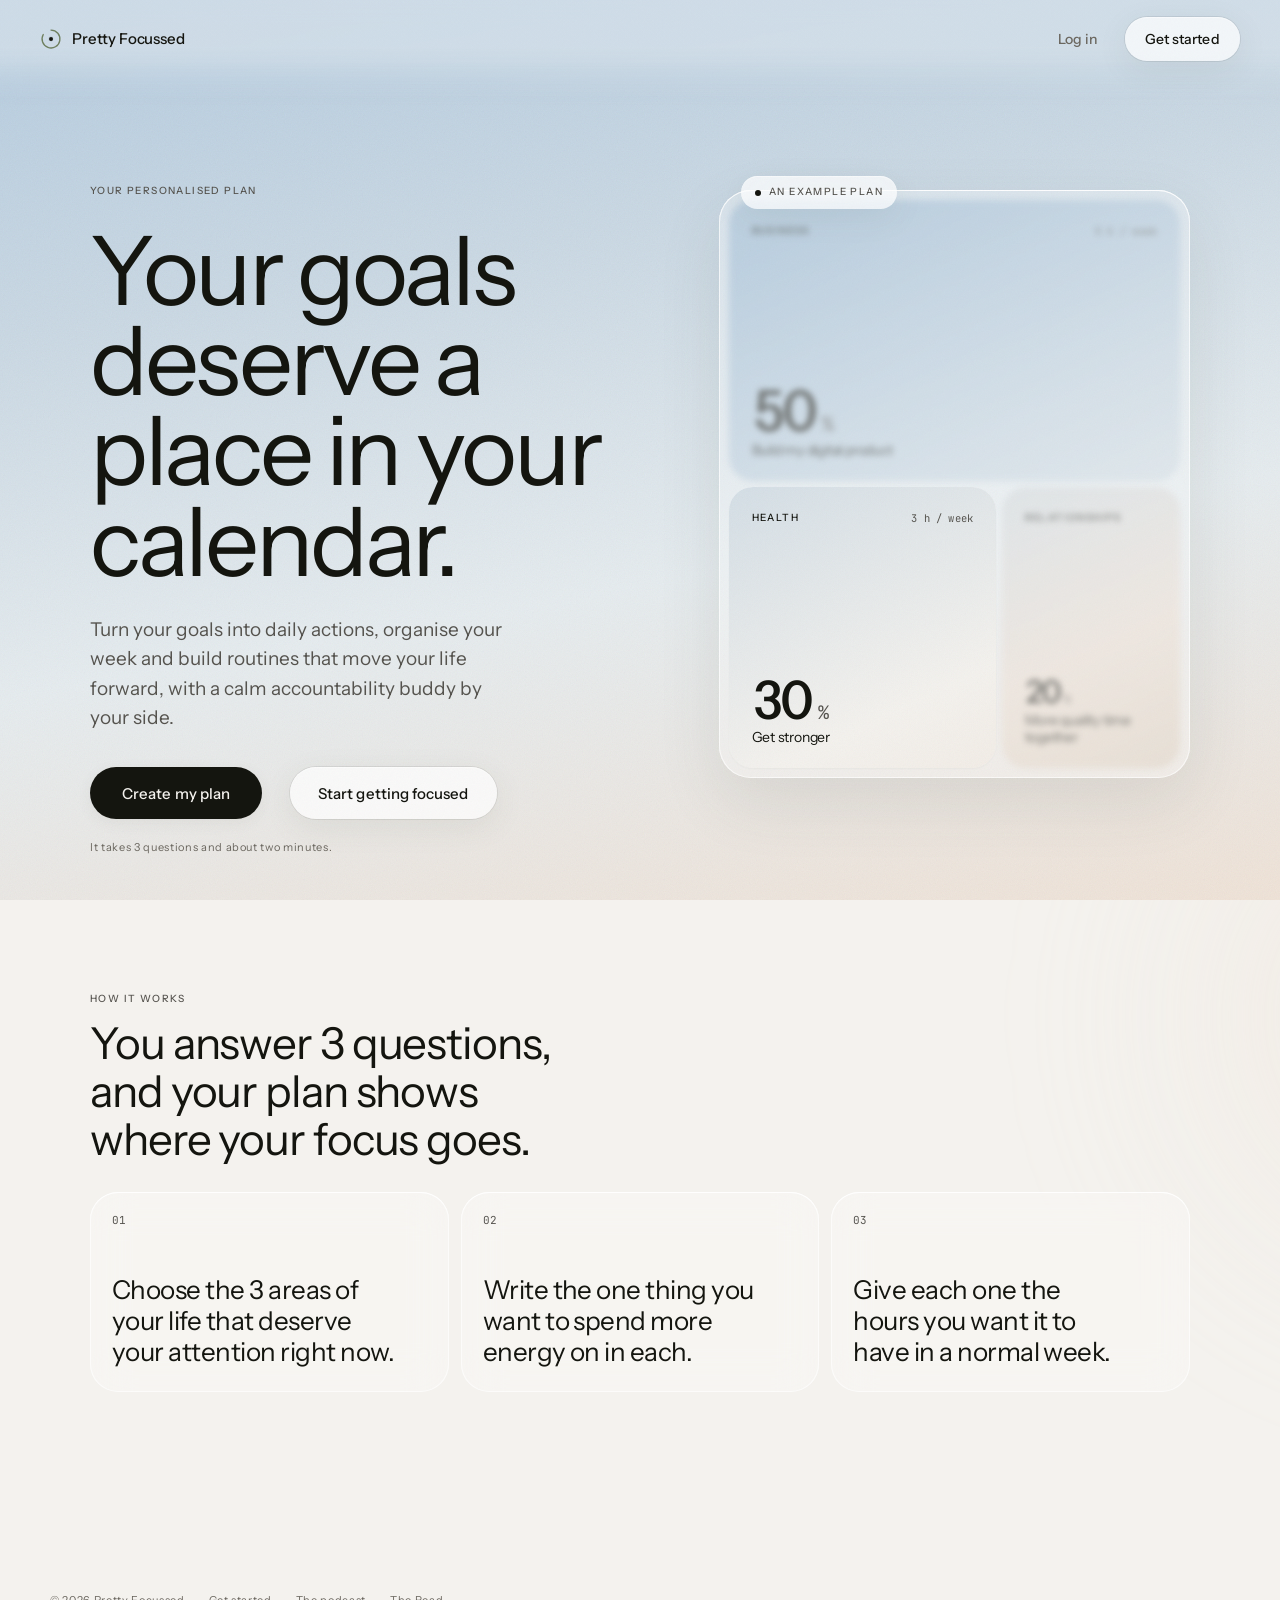
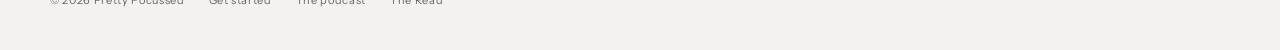
<file: index.html>
<!doctype html>
<html lang="en">
<head>
<meta charset="utf-8">
<meta name="viewport" content="width=device-width, initial-scale=1, viewport-fit=cover">
<title>Pretty Focussed · Your personalised plan</title>
<meta name="description" content="Choose 3 areas of your life, name the one thing you want in each, and give each one time. Pretty Focussed turns it into a plan that shows where your time and energy go.">
<meta property="og:title" content="Get Pretty Focussed on what matters">
<meta property="og:description" content="Turn everything you care about into a clear picture of where your time and energy go. It takes 3 questions.">
<meta property="og:type" content="website">
<meta property="og:url" content="https://prettyfocussed.com/">
<meta name="theme-color" content="#F4F2EE">
<link rel="icon" href="/favicon.svg" type="image/svg+xml">
<link rel="apple-touch-icon" href="/apple-touch-icon.png">
<link rel="preconnect" href="https://fonts.googleapis.com">
<link rel="preconnect" href="https://fonts.gstatic.com" crossorigin>
<link href="https://fonts.googleapis.com/css2?family=Instrument+Sans:wght@400;500&family=JetBrains+Mono:wght@400&display=swap" rel="stylesheet">
<link rel="stylesheet" href="/assets/pf.css?v=20260920b">
</head>
<body data-view="landing">

<div class="atmos" aria-hidden="true"><i></i><i></i><i></i></div>
<div class="sky" aria-hidden="true"></div>

<header class="top">
  <a class="mark" href="/" data-home aria-label="Pretty Focussed, home">
    <svg viewBox="0 0 32 32" aria-hidden="true">
      <path class="logo-arc" pathLength="1" d="M16 3 A13 13 0 1 1 4.74 9.5" fill="none" stroke="#6E7F5E" stroke-width="1.9" stroke-linecap="round"/>
      <circle class="logo-dot" cx="16" cy="16" r="3" fill="#14150F"/>
    </svg>
    <span>Pretty Focussed</span>
  </a>
  <a class="top-login" href="/login">Log in</a>
  <a class="btn-glass top-cta" href="/founding/" data-signup="header">Get started</a>
  <div class="steps">
    <button class="back" type="button" data-back>Back</button>
    <span class="count" data-count aria-live="polite">1 of 3</span>
    <svg class="ring" viewBox="0 0 34 34" aria-hidden="true">
      <circle class="track" cx="17" cy="17" r="14" pathLength="1"/>
      <circle class="value" cx="17" cy="17" r="14" pathLength="1" data-ring style="stroke-dasharray:.333 1"/>
      <circle class="dot" cx="17" cy="17" r="2.4" transform="rotate(90 17 17)"/>
    </svg>
  </div>
</header>

<main id="main">

<!-- ============================================================ LANDING -->
<section class="view" id="v-landing" data-state="in" aria-labelledby="hero-title">
  <div class="hero">
    <div class="wrap hero-grid">
      <div class="hero-copy">
        <p class="overline resolve">Your personalised plan</p>
        <h1 class="display resolve d1" id="hero-title">Your goals deserve a place in your calendar.</h1>
        <p class="lede resolve d2">Turn your goals into daily actions, organise your week and build routines that move your life forward, with a calm accountability buddy by your side.</p>
        <div class="hero-act resolve d3">
          <button class="btn" type="button" data-start>Create my plan</button>
          <a class="btn-glass" href="/founding/" data-signup="hero">Start getting focused</a>
        </div>
        <p class="caption resolve d3">It takes 3 questions and about two minutes.</p>
      </div>
      <figure class="specimen resolve d4" style="margin:0">
        <span class="glass tag"><span class="pip" aria-hidden="true"></span>An example plan</span>
        <div class="map" data-dof data-map="hero" role="img"
             aria-label="An example plan. Business, build my digital product, 50 percent, 5 hours a week. Health, get stronger, 30 percent, 3 hours a week. Relationships, more quality time together, 20 percent, 2 hours a week."></div>
      </figure>
    </div>
  </div>

  <div class="wrap how">
    <div class="how-head">
      <p class="overline">How it works</p>
      <h2 class="h2" style="max-width:20ch">You answer 3 questions, and your plan shows where your focus goes.</h2>
    </div>
    <ol>
      <li><span class="n">01</span><p class="h3">Choose the 3 areas of your life that deserve your attention right now.</p></li>
      <li><span class="n">02</span><p class="h3">Write the one thing you want to spend more energy on in each.</p></li>
      <li><span class="n">03</span><p class="h3">Give each one the hours you want it to have in a normal week.</p></li>
    </ol>
  </div>

  <footer class="wrap foot">
    <p class="caption">© 2026 Pretty Focussed</p>
    <p class="caption"><a href="/founding/" data-signup="footer">Get started</a></p>
    <p class="caption"><a href="/podcast.html">The podcast</a></p>
    <p class="caption"><a href="/read/">The Read</a></p>
  </footer>
</section>

<!-- ============================================================ Q1 · AREAS
     Glass tiles on the Air plate. The bar at the bottom holds the count and the action. -->
<section class="view" id="v-areas" hidden aria-labelledby="q1-title">
  <form class="q q-areas" data-form="areas" novalidate>
    <div class="ask">
      <p class="overline">Choose 3</p>
      <h1 class="h2" id="q1-title" tabindex="-1">What areas of your life do you want to focus on right now?</h1>
    </div>
    <div class="chips" data-chips role="group" aria-labelledby="q1-title"></div>
    <p class="note" data-note aria-live="polite"></p>
    <div class="dock bar">
      <div class="tally" data-tally>
        <svg class="ring" viewBox="0 0 34 34" aria-hidden="true">
          <circle class="track" cx="17" cy="17" r="14" pathLength="1"/>
          <circle class="value" cx="17" cy="17" r="14" pathLength="1" data-tally-ring style="stroke-dasharray:0 1"/>
        </svg>
        <p data-tally-text aria-live="polite">0 of 3 chosen</p>
      </div>
      <button class="btn" type="submit" aria-disabled="true">Continue</button>
    </div>
  </form>
</section>

<!-- ============================================================ Q2 · FOCUS
     One area per screen, 3 screens. The map beside it fills in as she answers. -->
<section class="view" id="v-focus" hidden aria-labelledby="q2-title">
  <form class="q q-time q-one" data-form="focus" novalidate>
    <div class="time-grid">
      <div class="one-main">
        <div class="ask">
          <p class="overline">Your focus · <span data-focus-count>1 of 3</span></p>
          <h1 class="h1 fill-head" id="q2-title" tabindex="-1" data-focus-area>Business</h1>
          <label class="sr" for="f-own">Your focus for <span data-focus-area-sr>Business</span></label>
          <input class="blank" id="f-own" type="text" maxlength="80" autocomplete="off" autocapitalize="sentences" spellcheck="true" placeholder="My focus is…">
        </div>
        <div class="tiles" data-tiles role="group" aria-label="Suggestions"></div>
      </div>
      <div class="preview" aria-hidden="true">
        <div class="map" data-map="focus" data-mode="focus"></div>
        <div class="total">
          <p class="overline">Your focus, as it stands</p>
          <p class="num" style="margin:0"><span data-focus-done>0</span><span class="unit">of 3</span></p>
        </div>
      </div>
    </div>
    <p class="note" data-note aria-live="polite"></p>
    <div class="dock">
      <button class="btn" type="submit" aria-disabled="true">Continue</button>
    </div>
  </form>
</section>

<!-- ============================================================ Q3 · TIME -->
<section class="view" id="v-time" hidden aria-labelledby="q3-title">
  <form class="q q-time" data-form="time" novalidate>
    <div class="ask">
      <p class="overline">Your time</p>
      <h1 class="h2" id="q3-title" tabindex="-1">How much time do you want to give each one?</h1>
      <p class="lede">Set the hours you want to give each one in a normal week. You are choosing time here, so a smaller number does not mean it matters less.</p>
    </div>
    <div class="time-grid">
      <div class="rows" data-rows></div>
      <div class="preview" aria-hidden="true">
        <div class="map" data-map="preview"></div>
        <div class="total">
          <p class="overline">Your focus, as it stands</p>
          <p class="num" style="margin:0"><span data-total>9</span><span class="unit">h / week</span></p>
        </div>
      </div>
    </div>
    <p class="sr" aria-live="polite" data-total-sr></p>
    <div class="dock">
      <button class="btn" type="submit">Continue</button>
    </div>
  </form>
</section>

<!-- ============================================================ UNLOCK + PLAN
     One view. The plan exists before she gives an address; the address
     brings it into focus. The map is the same element in both states. -->
<section class="view" id="v-plan" hidden aria-labelledby="plan-title">
  <div class="wrap plan">
    <div class="plan-head">
      <div class="headswap">
        <p class="overline" data-on="true" data-locked-only>Your plan</p>
        <p class="overline" data-on="false" data-open-only data-for></p>
      </div>
      <div class="headswap">
        <h1 class="h1" data-on="true" data-locked-only tabindex="-1" id="plan-title">Your plan is ready.</h1>
        <h1 class="h1" data-on="false" data-open-only tabindex="-1">Your Pretty Focussed Plan</h1>
      </div>
      <div class="headswap">
        <p class="lede" data-on="true" data-locked-only>You’ve chosen what matters. Now let’s turn it into your Pretty Focussed Plan.</p>
        <p class="lede" data-on="false" data-open-only>Where you’re choosing to put your time and energy right now.</p>
      </div>
    </div>

    <div class="plan-body" data-plan-body data-locked="true">
      <div class="map" data-map="plan" data-locked="true" role="img" aria-label="Your plan"></div>

      <form class="unlock unlock-out" data-form="unlock" novalidate>
        <div class="row2">
          <label class="lbl" for="f-name">First name</label>
          <input class="input" id="f-name" name="first_name" type="text" autocomplete="given-name" autocapitalize="words" maxlength="60" required>
        </div>
        <div class="row2">
          <label class="lbl" for="f-email">Email</label>
          <input class="input" id="f-email" name="email" type="email" inputmode="email" autocomplete="email" autocapitalize="off" spellcheck="false" maxlength="120" required>
        </div>
        <input type="text" name="hp_note" tabindex="-1" autocomplete="off" aria-hidden="true" style="position:absolute; left:-9999px; opacity:0; height:0; width:0">
        <p class="note" data-note aria-live="polite"></p>
        <button class="btn" type="submit">
          <span class="btn-label">Show me my plan</span>
          <svg class="spin" viewBox="0 0 20 20" aria-hidden="true"><circle cx="10" cy="10" r="8" pathLength="1"/></svg>
        </button>
        <p class="caption">We’ll email you a copy of your plan and add you to Laurence’s letters about focus. You can unsubscribe with one click.</p>
      </form>

      <div class="plan-foot after" data-after data-on="false">
        <p class="caption" data-plan-total></p>
        <div class="share">
          <button class="ghost" type="button" data-copy>Copy the link to my plan</button>
          <button class="ghost" type="button" data-share hidden>Share</button>
        </div>
      </div>
      <p class="plan-note after" data-after data-on="false">The size of each block shows your hours per week. You chose all 3, so the smallest one matters as much as the largest.</p>
      <p class="note" data-sent-note aria-live="polite"></p>
    </div>

    <!-- ============================================================ SCHEDULE
         The plan becomes a week: her hours as sessions on real days. -->
    <section class="sched after" data-after data-on="false" data-sched aria-labelledby="sched-title">
      <div class="sched-head">
        <p class="overline">Your week</p>
        <h2 class="h2" id="sched-title">Plan this in your schedule.</h2>
        <p class="lede" data-sched-lede></p>
      </div>
      <div class="week">
        <div class="week-top">
          <p class="overline" data-week-label>Next week</p>
          <p class="caption" data-week-range></p>
        </div>
        <div class="days" data-days role="tablist" aria-label="Days of the week"></div>
        <div class="dayplan" data-dayplan role="tabpanel" aria-live="polite"></div>
      </div>
      <div class="sched-act">
        <a class="btn" href="/founding/" data-signup="schedule">Create my account</a>
        <button class="btn-glass" type="button" data-gcal-toggle aria-expanded="false" aria-controls="gcal-list">Add to Google Calendar</button>
      </div>
      <div class="gcal" id="gcal-list" data-gcal hidden>
        <p class="caption">Each one opens Google Calendar as a weekly repeating event. Tap save, and it is in your week.</p>
        <div class="gcal-links" data-gcal-links></div>
        <button class="ghost" type="button" data-ics>Using Apple Calendar or Outlook? Download all of it in one file</button>
      </div>
      <p class="caption sched-note">Your account opens with this week already in it, and you can move every session.</p>
    </section>

    <!-- ============================================================ LESS -->
    <section class="less after" data-after data-on="false" aria-label="Less is more">
      <p class="display">Less is more when you know what matters.</p>
    </section>

    <!-- ============================================================ FOUNDER -->
    <section class="founder after" data-after data-on="false" data-founder aria-labelledby="founder-title">
      <div class="founder-grid">
        <div class="founder-side">
          <p class="overline">Why Laurence Uvin built Pretty Focussed</p>
          <h2 class="h2" id="founder-title">Why I built Pretty Focussed</h2>
          <!-- founder media: a photo for now. A <video> can replace the <img> later, same frame. -->
          <figure class="founder-media">
            <img src="/assets/laurence-uvin.jpg" width="1200" height="1800" loading="lazy" decoding="async"
                 alt="Laurence Uvin at her desk, with papers flying around her.">
          </figure>
        </div>
        <div class="story">
          <p class="lead">I wanted a free life.</p>
          <p>I wanted to build things, travel, look after my health, spend time with the people I love, and still have room to breathe.</p>
          <p>For a long time, I thought more options would give me that freedom. So I kept adding more goals, more ideas, more opportunities and more things I could build.</p>
          <p>Then I noticed that every new thing had to live somewhere in my week. Each one gave me something else to think about, another decision to make and one more thing competing for my attention.</p>
          <p>The thing that gave me the most peace wasn’t something new. It was getting clear on what actually mattered to me and giving it enough space. Some things were allowed to wait, and my life had more room in it because of that.</p>
          <p class="close">That’s why I built Pretty Focussed. It shows you where you want your time and energy to go right now, so the things you chose get the space they need.</p>
          <div class="sign">
            <svg viewBox="0 0 32 32" aria-hidden="true"><path d="M16 3 A13 13 0 1 1 4.74 9.5" fill="none" stroke="#6E7F5E" stroke-width="2.4" stroke-linecap="round"/><circle cx="16" cy="16" r="3" fill="#14150F"/></svg>
            <p class="caption" style="color:var(--color-text-secondary)">Laurence Uvin, founder of Pretty Focussed</p>
          </div>
        </div>
      </div>
    </section>

    <!-- ============================================================ THE OFFER
         Same block as on the account page; the button goes straight to checkout. -->
    <section class="deal after" data-after data-on="false" aria-labelledby="deal-title">
      <div class="deal-stage">
        <div class="deal-grid">
          <div class="deal-what">
            <p class="overline">What you get</p>
            <h2 class="h2 deal-title" id="deal-title">One app for everything you care about, so you stop carrying it all in your head.</h2>
            <ol class="deal-list">
              <li><span class="n">01</span><span class="h3">Fix your movement plan</span></li>
              <li><span class="n">02</span><span class="h3">Create headspace</span></li>
              <li><span class="n">03</span><span class="h3">Track your routines</span></li>
              <li><span class="n">04</span><span class="h3">Build your brand and business, if you want to</span></li>
              <li><span class="n">05</span><span class="h3">Plan your life, your business or your next steps</span></li>
            </ol>
            <p class="deal-we">We’re building this app together, because we can’t be the only ones with this problem.</p>
          </div>
          <div class="deal-card">
            <span class="deal-pill" data-deal-trial hidden><span class="pip" aria-hidden="true"></span>7 days on us</span>
            <div class="period" role="radiogroup" aria-label="How you pay" data-period>
              <button type="button" role="radio" aria-checked="false" data-p="monthly">Monthly</button>
              <button type="button" role="radio" aria-checked="true" data-p="yearly">Yearly</button>
            </div>
            <p class="deal-price num" data-deal-price>€<span data-deal-amount>178,85</span><span class="unit" data-deal-unit>/ year</span></p>
            <p class="deal-anchor">That’s €<span data-deal-day>0,49</span> a day.</p>
            <a class="btn deal-btn" href="/founding/" data-deal-btn>Create my account</a>
            <p class="caption deal-fine">You can stop in one click, and no one asks why. Stripe handles your card, and you get an invoice with VAT by email.</p>
          </div>
        </div>
      </div>
    </section>

    <footer class="foot" style="padding-left:0; padding-right:0">
      <p class="caption">© 2026 Pretty Focussed</p>
      <p class="caption"><a href="/founding/" data-signup="footer">Get started</a></p>
      <p class="caption"><a href="/podcast.html">The podcast</a></p>
    </footer>
  </div>
</section>

</main>

<script src="/assets/pf.js?v=20260920b"></script>
</body>
</html>
</file>
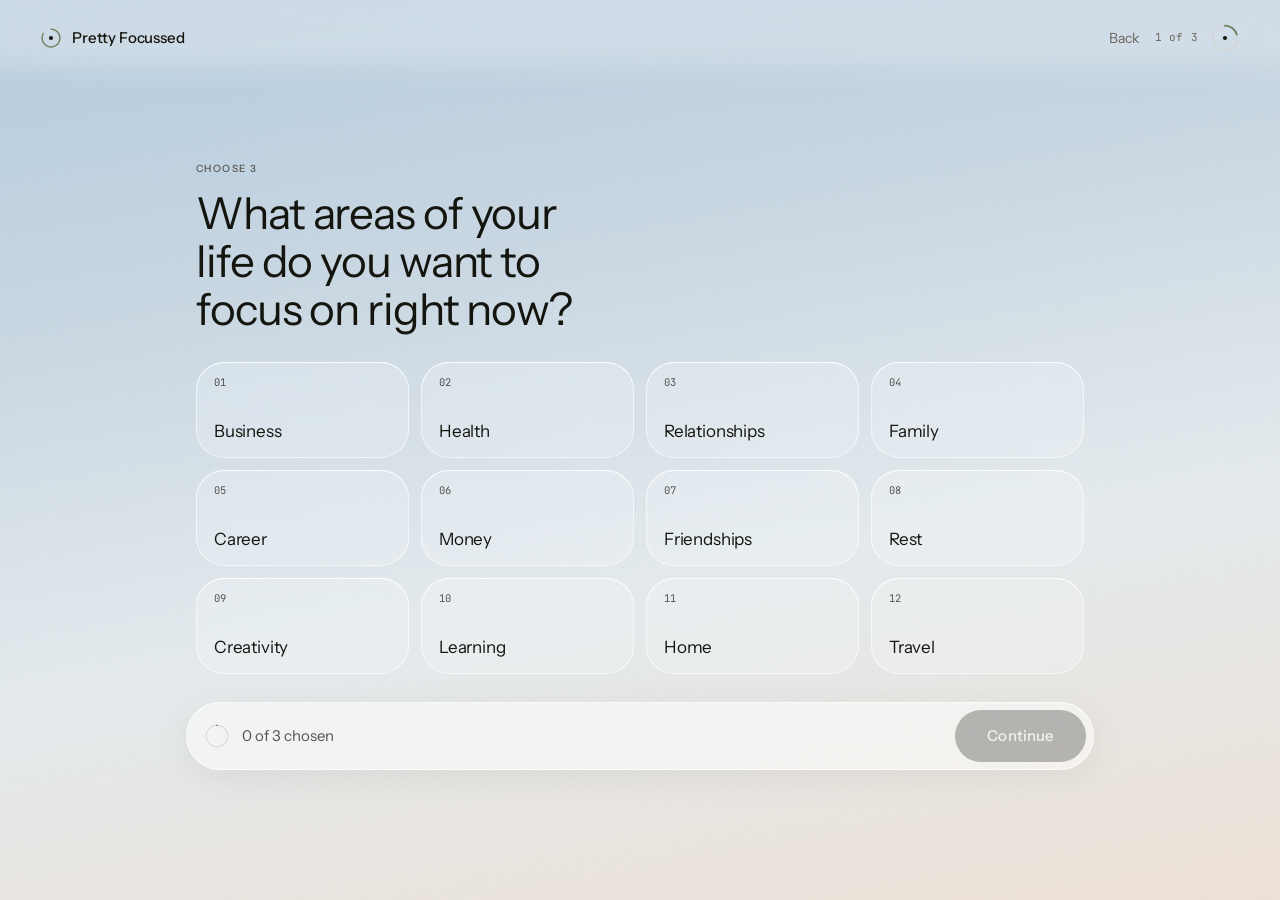
<file: plan/index.html>
<!doctype html>
<html lang="en">
<head>
<meta charset="utf-8">
<meta name="viewport" content="width=device-width, initial-scale=1, viewport-fit=cover">
<title>Pretty Focussed · Your personalised plan</title>
<meta name="description" content="Choose 3 areas of your life, name the one thing you want in each, and give each one time. Pretty Focussed turns it into a plan that shows where your time and energy go.">
<meta property="og:title" content="Get Pretty Focussed on what matters">
<meta property="og:description" content="Turn everything you care about into a clear picture of where your time and energy go. It takes 3 questions.">
<meta property="og:type" content="website">
<meta property="og:url" content="https://prettyfocussed.com/">
<meta name="theme-color" content="#F4F2EE">
<link rel="icon" href="/favicon.svg" type="image/svg+xml">
<link rel="apple-touch-icon" href="/apple-touch-icon.png">
<link rel="preconnect" href="https://fonts.googleapis.com">
<link rel="preconnect" href="https://fonts.gstatic.com" crossorigin>
<link href="https://fonts.googleapis.com/css2?family=Instrument+Sans:wght@400;500&family=JetBrains+Mono:wght@400&display=swap" rel="stylesheet">
<link rel="stylesheet" href="/assets/pf.css?v=20260920b">
</head>
<body data-view="landing">

<div class="atmos" aria-hidden="true"><i></i><i></i><i></i></div>
<div class="sky" aria-hidden="true"></div>

<header class="top">
  <a class="mark" href="/" data-home aria-label="Pretty Focussed, home">
    <svg viewBox="0 0 32 32" aria-hidden="true">
      <path class="logo-arc" pathLength="1" d="M16 3 A13 13 0 1 1 4.74 9.5" fill="none" stroke="#6E7F5E" stroke-width="1.9" stroke-linecap="round"/>
      <circle class="logo-dot" cx="16" cy="16" r="3" fill="#14150F"/>
    </svg>
    <span>Pretty Focussed</span>
  </a>
  <a class="top-login" href="/login">Log in</a>
  <a class="btn-glass top-cta" href="/founding/" data-signup="header">Get started</a>
  <div class="steps">
    <button class="back" type="button" data-back>Back</button>
    <span class="count" data-count aria-live="polite">1 of 3</span>
    <svg class="ring" viewBox="0 0 34 34" aria-hidden="true">
      <circle class="track" cx="17" cy="17" r="14" pathLength="1"/>
      <circle class="value" cx="17" cy="17" r="14" pathLength="1" data-ring style="stroke-dasharray:.333 1"/>
      <circle class="dot" cx="17" cy="17" r="2.4" transform="rotate(90 17 17)"/>
    </svg>
  </div>
</header>

<main id="main">

<!-- ============================================================ LANDING -->
<section class="view" id="v-landing" data-state="in" aria-labelledby="hero-title">
  <div class="hero">
    <div class="wrap hero-grid">
      <div class="hero-copy">
        <p class="overline resolve">Your personalised plan</p>
        <h1 class="display resolve d1" id="hero-title">Get Pretty Focussed on what matters.</h1>
        <p class="lede resolve d2">Turn everything you care about into a clear picture of where your time and energy go.</p>
        <div class="hero-act resolve d3">
          <button class="btn" type="button" data-start>Create my plan</button>
          <a class="btn-glass" href="/founding/" data-signup="hero">Get started</a>
        </div>
        <p class="caption resolve d3">It takes 3 questions and about two minutes.</p>
      </div>
      <figure class="specimen resolve d4" style="margin:0">
        <span class="glass tag"><span class="pip" aria-hidden="true"></span>An example plan</span>
        <div class="map" data-dof data-map="hero" role="img"
             aria-label="An example plan. Business, build my digital product, 50 percent, 5 hours a week. Health, get stronger, 30 percent, 3 hours a week. Relationships, more quality time together, 20 percent, 2 hours a week."></div>
      </figure>
    </div>
  </div>

  <div class="wrap how">
    <div class="how-head">
      <p class="overline">How it works</p>
      <h2 class="h2" style="max-width:20ch">You answer 3 questions, and your plan shows where your focus goes.</h2>
    </div>
    <ol>
      <li><span class="n">01</span><p class="h3">Choose the 3 areas of your life that deserve your attention right now.</p></li>
      <li><span class="n">02</span><p class="h3">Write the one thing you want to spend more energy on in each.</p></li>
      <li><span class="n">03</span><p class="h3">Give each one the hours you want it to have in a normal week.</p></li>
    </ol>
  </div>

  <footer class="wrap foot">
    <p class="caption">© 2026 Pretty Focussed</p>
    <p class="caption"><a href="/founding/" data-signup="footer">Get started</a></p>
    <p class="caption"><a href="/podcast.html">The podcast</a></p>
    <p class="caption"><a href="/read/">The Read</a></p>
  </footer>
</section>

<!-- ============================================================ Q1 · AREAS
     Glass tiles on the Air plate. The bar at the bottom holds the count and the action. -->
<section class="view" id="v-areas" hidden aria-labelledby="q1-title">
  <form class="q q-areas" data-form="areas" novalidate>
    <div class="ask">
      <p class="overline">Choose 3</p>
      <h1 class="h2" id="q1-title" tabindex="-1">What areas of your life do you want to focus on right now?</h1>
    </div>
    <div class="chips" data-chips role="group" aria-labelledby="q1-title"></div>
    <p class="note" data-note aria-live="polite"></p>
    <div class="dock bar">
      <div class="tally" data-tally>
        <svg class="ring" viewBox="0 0 34 34" aria-hidden="true">
          <circle class="track" cx="17" cy="17" r="14" pathLength="1"/>
          <circle class="value" cx="17" cy="17" r="14" pathLength="1" data-tally-ring style="stroke-dasharray:0 1"/>
        </svg>
        <p data-tally-text aria-live="polite">0 of 3 chosen</p>
      </div>
      <button class="btn" type="submit" aria-disabled="true">Continue</button>
    </div>
  </form>
</section>

<!-- ============================================================ Q2 · FOCUS
     One area per screen, 3 screens. The map beside it fills in as she answers. -->
<section class="view" id="v-focus" hidden aria-labelledby="q2-title">
  <form class="q q-time q-one" data-form="focus" novalidate>
    <div class="time-grid">
      <div class="one-main">
        <div class="ask">
          <p class="overline">Your focus · <span data-focus-count>1 of 3</span></p>
          <h1 class="h1 fill-head" id="q2-title" tabindex="-1" data-focus-area>Business</h1>
          <label class="sr" for="f-own">Your focus for <span data-focus-area-sr>Business</span></label>
          <input class="blank" id="f-own" type="text" maxlength="80" autocomplete="off" autocapitalize="sentences" spellcheck="true" placeholder="My focus is…">
        </div>
        <div class="tiles" data-tiles role="group" aria-label="Suggestions"></div>
      </div>
      <div class="preview" aria-hidden="true">
        <div class="map" data-map="focus" data-mode="focus"></div>
        <div class="total">
          <p class="overline">Your focus, as it stands</p>
          <p class="num" style="margin:0"><span data-focus-done>0</span><span class="unit">of 3</span></p>
        </div>
      </div>
    </div>
    <p class="note" data-note aria-live="polite"></p>
    <div class="dock">
      <button class="btn" type="submit" aria-disabled="true">Continue</button>
    </div>
  </form>
</section>

<!-- ============================================================ Q3 · TIME -->
<section class="view" id="v-time" hidden aria-labelledby="q3-title">
  <form class="q q-time" data-form="time" novalidate>
    <div class="ask">
      <p class="overline">Your time</p>
      <h1 class="h2" id="q3-title" tabindex="-1">How much time do you want to give each one?</h1>
      <p class="lede">Set the hours you want to give each one in a normal week. You are choosing time here, so a smaller number does not mean it matters less.</p>
    </div>
    <div class="time-grid">
      <div class="rows" data-rows></div>
      <div class="preview" aria-hidden="true">
        <div class="map" data-map="preview"></div>
        <div class="total">
          <p class="overline">Your focus, as it stands</p>
          <p class="num" style="margin:0"><span data-total>9</span><span class="unit">h / week</span></p>
        </div>
      </div>
    </div>
    <p class="sr" aria-live="polite" data-total-sr></p>
    <div class="dock">
      <button class="btn" type="submit">Continue</button>
    </div>
  </form>
</section>

<!-- ============================================================ UNLOCK + PLAN
     One view. The plan exists before she gives an address; the address
     brings it into focus. The map is the same element in both states. -->
<section class="view" id="v-plan" hidden aria-labelledby="plan-title">
  <div class="wrap plan">
    <div class="plan-head">
      <div class="headswap">
        <p class="overline" data-on="true" data-locked-only>Your plan</p>
        <p class="overline" data-on="false" data-open-only data-for></p>
      </div>
      <div class="headswap">
        <h1 class="h1" data-on="true" data-locked-only tabindex="-1" id="plan-title">Your plan is ready.</h1>
        <h1 class="h1" data-on="false" data-open-only tabindex="-1">Your Pretty Focussed Plan</h1>
      </div>
      <div class="headswap">
        <p class="lede" data-on="true" data-locked-only>You’ve chosen what matters. Now let’s turn it into your Pretty Focussed Plan.</p>
        <p class="lede" data-on="false" data-open-only>Where you’re choosing to put your time and energy right now.</p>
      </div>
    </div>

    <div class="plan-body" data-plan-body data-locked="true">
      <div class="map" data-map="plan" data-locked="true" role="img" aria-label="Your plan"></div>

      <form class="unlock unlock-out" data-form="unlock" novalidate>
        <div class="row2">
          <label class="lbl" for="f-name">First name</label>
          <input class="input" id="f-name" name="first_name" type="text" autocomplete="given-name" autocapitalize="words" maxlength="60" required>
        </div>
        <div class="row2">
          <label class="lbl" for="f-email">Email</label>
          <input class="input" id="f-email" name="email" type="email" inputmode="email" autocomplete="email" autocapitalize="off" spellcheck="false" maxlength="120" required>
        </div>
        <input type="text" name="hp_note" tabindex="-1" autocomplete="off" aria-hidden="true" style="position:absolute; left:-9999px; opacity:0; height:0; width:0">
        <p class="note" data-note aria-live="polite"></p>
        <button class="btn" type="submit">
          <span class="btn-label">Show me my plan</span>
          <svg class="spin" viewBox="0 0 20 20" aria-hidden="true"><circle cx="10" cy="10" r="8" pathLength="1"/></svg>
        </button>
        <p class="caption">We’ll email you a copy of your plan and add you to Laurence’s letters about focus. You can unsubscribe with one click.</p>
      </form>

      <div class="plan-foot after" data-after data-on="false">
        <p class="caption" data-plan-total></p>
        <div class="share">
          <button class="ghost" type="button" data-copy>Copy the link to my plan</button>
          <button class="ghost" type="button" data-share hidden>Share</button>
        </div>
      </div>
      <p class="plan-note after" data-after data-on="false">The size of each block shows your hours per week. You chose all 3, so the smallest one matters as much as the largest.</p>
      <p class="note" data-sent-note aria-live="polite"></p>
    </div>

    <!-- ============================================================ SCHEDULE
         The plan becomes a week: her hours as sessions on real days. -->
    <section class="sched after" data-after data-on="false" data-sched aria-labelledby="sched-title">
      <div class="sched-head">
        <p class="overline">Your week</p>
        <h2 class="h2" id="sched-title">Plan this in your schedule.</h2>
        <p class="lede" data-sched-lede></p>
      </div>
      <div class="week">
        <div class="week-top">
          <p class="overline" data-week-label>Next week</p>
          <p class="caption" data-week-range></p>
        </div>
        <div class="days" data-days role="tablist" aria-label="Days of the week"></div>
        <div class="dayplan" data-dayplan role="tabpanel" aria-live="polite"></div>
      </div>
      <div class="sched-act">
        <a class="btn" href="/founding/" data-signup="schedule">Create my account</a>
        <button class="btn-glass" type="button" data-gcal-toggle aria-expanded="false" aria-controls="gcal-list">Add to Google Calendar</button>
      </div>
      <div class="gcal" id="gcal-list" data-gcal hidden>
        <p class="caption">Each one opens Google Calendar as a weekly repeating event. Tap save, and it is in your week.</p>
        <div class="gcal-links" data-gcal-links></div>
        <button class="ghost" type="button" data-ics>Using Apple Calendar or Outlook? Download all of it in one file</button>
      </div>
      <p class="caption sched-note">Your account opens with this week already in it, and you can move every session.</p>
    </section>

    <!-- ============================================================ LESS -->
    <section class="less after" data-after data-on="false" aria-label="Less is more">
      <p class="display">Less is more when you know what matters.</p>
    </section>

    <!-- ============================================================ FOUNDER -->
    <section class="founder after" data-after data-on="false" data-founder aria-labelledby="founder-title">
      <div class="founder-grid">
        <div class="founder-side">
          <p class="overline">Why Laurence Uvin built Pretty Focussed</p>
          <h2 class="h2" id="founder-title">Why I built Pretty Focussed</h2>
          <!-- founder media: a photo for now. A <video> can replace the <img> later, same frame. -->
          <figure class="founder-media">
            <img src="/assets/laurence-uvin.jpg" width="1200" height="1800" loading="lazy" decoding="async"
                 alt="Laurence Uvin at her desk, with papers flying around her.">
          </figure>
        </div>
        <div class="story">
          <p class="lead">I wanted a free life.</p>
          <p>I wanted to build things, travel, look after my health, spend time with the people I love, and still have room to breathe.</p>
          <p>For a long time, I thought more options would give me that freedom. So I kept adding more goals, more ideas, more opportunities and more things I could build.</p>
          <p>Then I noticed that every new thing had to live somewhere in my week. Each one gave me something else to think about, another decision to make and one more thing competing for my attention.</p>
          <p>The thing that gave me the most peace wasn’t something new. It was getting clear on what actually mattered to me and giving it enough space. Some things were allowed to wait, and my life had more room in it because of that.</p>
          <p class="close">That’s why I built Pretty Focussed. It shows you where you want your time and energy to go right now, so the things you chose get the space they need.</p>
          <div class="sign">
            <svg viewBox="0 0 32 32" aria-hidden="true"><path d="M16 3 A13 13 0 1 1 4.74 9.5" fill="none" stroke="#6E7F5E" stroke-width="2.4" stroke-linecap="round"/><circle cx="16" cy="16" r="3" fill="#14150F"/></svg>
            <p class="caption" style="color:var(--color-text-secondary)">Laurence Uvin, founder of Pretty Focussed</p>
          </div>
        </div>
      </div>
    </section>

    <!-- ============================================================ THE OFFER
         Same block as on the account page; the button goes straight to checkout. -->
    <section class="deal after" data-after data-on="false" aria-labelledby="deal-title">
      <div class="deal-stage">
        <div class="deal-grid">
          <div class="deal-what">
            <p class="overline">What you get</p>
            <h2 class="h2 deal-title" id="deal-title">One app for everything you care about, so you stop carrying it all in your head.</h2>
            <ol class="deal-list">
              <li><span class="n">01</span><span class="h3">Fix your movement plan</span></li>
              <li><span class="n">02</span><span class="h3">Create headspace</span></li>
              <li><span class="n">03</span><span class="h3">Track your routines</span></li>
              <li><span class="n">04</span><span class="h3">Build your brand and business, if you want to</span></li>
              <li><span class="n">05</span><span class="h3">Plan your life, your business or your next steps</span></li>
            </ol>
            <p class="deal-we">We’re building this app together, because we can’t be the only ones with this problem.</p>
          </div>
          <div class="deal-card">
            <span class="deal-pill" data-deal-trial hidden><span class="pip" aria-hidden="true"></span>7 days on us</span>
            <div class="period" role="radiogroup" aria-label="How you pay" data-period>
              <button type="button" role="radio" aria-checked="false" data-p="monthly">Monthly</button>
              <button type="button" role="radio" aria-checked="true" data-p="yearly">Yearly</button>
            </div>
            <p class="deal-price num" data-deal-price>€<span data-deal-amount>178,85</span><span class="unit" data-deal-unit>/ year</span></p>
            <p class="deal-anchor">That’s €<span data-deal-day>0,49</span> a day.</p>
            <a class="btn deal-btn" href="/founding/" data-deal-btn>Create my account</a>
            <p class="caption deal-fine">You can stop in one click, and no one asks why. Stripe handles your card, and you get an invoice with VAT by email.</p>
          </div>
        </div>
      </div>
    </section>

    <footer class="foot" style="padding-left:0; padding-right:0">
      <p class="caption">© 2026 Pretty Focussed</p>
      <p class="caption"><a href="/founding/" data-signup="footer">Get started</a></p>
      <p class="caption"><a href="/podcast.html">The podcast</a></p>
    </footer>
  </div>
</section>

</main>

<script src="/assets/pf.js?v=20260920b"></script>
</body>
</html>
</file>
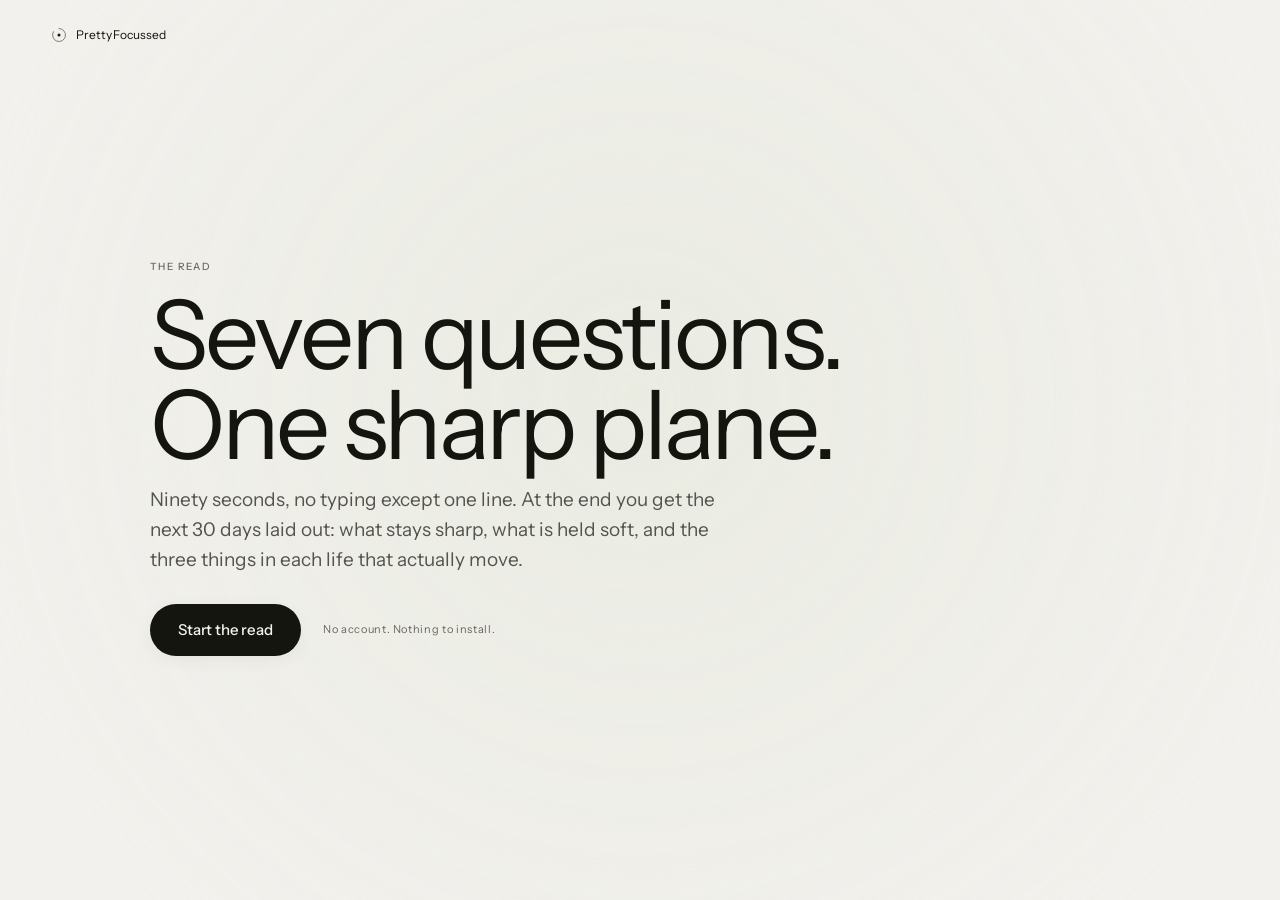
<file: read/index.html>
<!doctype html>
<html lang="en" data-ground="plaster">
<head>
<meta charset="utf-8">
<meta name="viewport" content="width=device-width, initial-scale=1">
<title>The Read · Pretty Focussed</title>
<meta name="description" content="Seven questions, ninety seconds. A 30-day focal plane for the business and the life: what stays sharp, what is held soft, and the three things that actually move.">
<meta property="og:title" content="The Read">
<meta property="og:description" content="Seven questions. One 30-day focal plane. What stays sharp, what is held soft.">
<meta property="og:type" content="website">
<meta name="robots" content="index,follow">
<script>document.documentElement.classList.add("js")</script>
<link rel="icon" href="/favicon.svg" type="image/svg+xml">
<link rel="apple-touch-icon" href="/apple-touch-icon.png">
<meta name="theme-color" content="#F4F2EE">
<link rel="preconnect" href="https://fonts.googleapis.com">
<link rel="preconnect" href="https://fonts.gstatic.com" crossorigin>
<link href="https://fonts.googleapis.com/css2?family=Instrument+Sans:wght@400;500&family=JetBrains+Mono:wght@400&display=swap" rel="stylesheet">
<style>/* ============================================================
   PRETTY FOCUSSED — The Read
   Tokens verbatim from site/index.html. Components read semantic vars only.
   ============================================================ */
:root{
  --pf-bone:#F4F2EE; --pf-paper:#EAE7E1; --pf-stone:#D6D1C7; --pf-ash:#9A968E;
  --pf-slate-400:#6B675F; --pf-slate-600:#55534E; --pf-ink:#14150F;
  --pf-sage-100:#E2E7DA; --pf-sage-200:#C6D0B8; --pf-sage-400:#98A886;
  --pf-sage-600:#6E7F5E; --pf-sage-800:#3E4936;
  --pf-sky:#A6C1D8; --pf-mist:#CBD9E4; --pf-sand:#D8CDBD;
  --pf-shell:#EFE3D8; --pf-flush:#E0B8A4;

  --ground-s0:#F4F2EE; --ground-s1:#E4EBF3;
  --color-background-primary:var(--ground-s0);
  --color-surface-default:color-mix(in srgb, var(--color-background-primary) 86%, var(--pf-stone) 14%);
  --color-surface-glass:rgb(255 255 255 / .72);
  --color-border-glass:rgb(255 255 255 / .45);

  --color-text-primary:var(--pf-ink);
  --color-text-secondary:var(--pf-slate-600);
  --color-text-muted:var(--pf-slate-400);
  --color-text-brand:var(--pf-sage-800);
  --color-action-primary:var(--pf-ink);
  --color-action-primary-text:var(--pf-bone);

  --font-display:'Aeonik','Instrument Sans',system-ui,sans-serif;
  --font-body:'Aeonik','Instrument Sans',system-ui,sans-serif;
  --font-mono:'Aeonik Mono','JetBrains Mono',ui-monospace,monospace;

  --type-display:clamp(2.75rem,1.2rem + 6.4vw,6rem);
  --type-h1:clamp(2.125rem,1.1rem + 4.3vw,4rem);
  --type-h2:clamp(1.6875rem,1.1rem + 2.5vw,2.75rem);
  --type-h3:clamp(1.375rem,1.05rem + 1vw,1.875rem);
  --type-body-lg:clamp(1.0625rem,1rem + .3vw,1.1875rem);
  --type-caption:.6875rem; --type-overline:.625rem;
  --type-numeric-xl:clamp(3rem,1.6rem + 4vw,4.5rem);

  --track-display:-.035em; --track-h2:-.025em; --track-h3:-.02em;
  --track-caption:.06em; --track-overline:.14em;

  --space-bound:8px; --space-related:16px; --space-grouped:28px;
  --space-separated:72px; --space-chaptered:160px;

  --radius-pill:999px; --radius-input:14px; --radius-card:20px;
  --radius-panel:24px; --radius-sheet:32px;

  --shadow-sm:0 1px 2px rgb(62 73 54 / .04);
  --shadow-md:0 4px 16px rgb(62 73 54 / .06);
  --shadow-lg:0 8px 32px rgb(62 73 54 / .08);
  --shadow-xl:0 16px 56px rgb(62 73 54 / .10);
  --shadow-glass:inset 0 1px 0 rgb(255 255 255 / .45), 0 8px 32px rgb(62 73 54 / .08);

  --ease-out:cubic-bezier(.23,1,.32,1);
  --ease-in-out:cubic-bezier(.77,0,.175,1);
  --duration-press:120ms; --duration-fast:160ms; --duration-base:200ms; --duration-slow:260ms;

  --blur-peripheral:3px; --blur-glass:32px; --opacity-peripheral:.55;

  /* the Room: 0 at the first question, 1 at the reading */
  --room:0;
  --noise:url("data:image/svg+xml,%3Csvg xmlns='http://www.w3.org/2000/svg' width='180' height='180'%3E%3Cfilter id='n'%3E%3CfeTurbulence type='fractalNoise' baseFrequency='.85' numOctaves='4' stitchTiles='stitch'/%3E%3C/filter%3E%3Crect width='100%25' height='100%25' filter='url(%23n)' opacity='.9'/%3E%3C/svg%3E");
}

*,*::before,*::after{box-sizing:border-box}
html{-webkit-text-size-adjust:100%}
body{
  margin:0; font:400 16px/1.625 var(--font-body);
  color:var(--color-text-primary);
  background-color:var(--ground-s0);
  background-color:color-mix(in oklab, var(--ground-s0) calc((1 - var(--room)) * 100%), var(--ground-s1));
  -webkit-font-smoothing:antialiased; -moz-osx-font-smoothing:grayscale;
  overflow-x:clip; min-height:100svh;
}
body::before{
  content:''; position:fixed; inset:0; z-index:0; pointer-events:none;
  background-image:var(--noise); opacity:.03; mix-blend-mode:multiply;
}
/* the soft field — occupied atmosphere, never a flat void */
body::after{
  content:''; position:fixed; z-index:0; pointer-events:none;
  left:50%; top:-18vh; width:min(120vw,1400px); aspect-ratio:1;
  transform:translateX(-50%);
  background:radial-gradient(circle at 50% 40%,
    color-mix(in oklab, var(--pf-sage-100) calc(62% - var(--room) * 24%), transparent) 0%,
    transparent 62%);
  filter:blur(40px); opacity:.9;
}
img,svg{display:block; max-width:100%}
::selection{background:var(--pf-sage-200); color:var(--pf-ink)}

.overline{font-size:var(--type-overline); letter-spacing:var(--track-overline); text-transform:uppercase; color:var(--color-text-muted); font-weight:500; line-height:1.4; margin:0}
.caption{font-size:var(--type-caption); letter-spacing:var(--track-caption); color:var(--color-text-muted); line-height:1.55}
.display{font-family:var(--font-display); font-size:var(--type-display); line-height:.94; letter-spacing:var(--track-display); font-weight:400; margin:0}
.h1{font-family:var(--font-display); font-size:var(--type-h1); line-height:1.02; letter-spacing:-.03em; font-weight:400; margin:0}
.h2{font-family:var(--font-display); font-size:var(--type-h2); line-height:1.09; letter-spacing:var(--track-h2); font-weight:400; margin:0}
.h3{font-family:var(--font-display); font-size:var(--type-h3); line-height:1.2; letter-spacing:var(--track-h3); font-weight:400; margin:0}
.lede{font-size:var(--type-body-lg); line-height:1.6; color:var(--color-text-secondary); margin:0; max-width:46ch; text-wrap:pretty}
.num{font-variant-numeric:tabular-nums; letter-spacing:-.04em; font-weight:500}
.unit{font-family:var(--font-mono); font-size:.35em; color:var(--color-text-muted); margin-left:.4em; letter-spacing:.02em}
a{color:inherit}

.wrap{width:min(980px, calc(100% - 48px)); margin-inline:auto; position:relative; z-index:1}
@media (max-width:640px){ .wrap{width:calc(100% - 40px)} }

/* ============================================================
   The instrument bar — mark, aperture arc, count
   ============================================================ */
.bar{
  position:fixed; top:0; left:0; right:0; z-index:20;
  display:flex; align-items:center; justify-content:space-between;
  padding:18px max(24px,4vw); gap:16px;
}
.mark{display:flex; align-items:center; gap:9px; font-size:12px; letter-spacing:-.01em; color:var(--color-text-primary); text-decoration:none}
.mark svg{flex:none}
.gauge{display:flex; align-items:center; gap:11px; opacity:0;
  transition:opacity var(--duration-slow) var(--ease-out)}
.gauge svg{width:34px; height:34px; transform:rotate(-90deg)}
.gauge-track{fill:none; stroke:var(--pf-stone); stroke-width:1.5; stroke-dasharray:1.5 4; stroke-linecap:round}
.gauge-arc{fill:none; stroke:url(#depth); stroke-width:2.6; stroke-linecap:round;
  stroke-dasharray:var(--circ); stroke-dashoffset:calc(var(--circ) - var(--circ) * var(--p, 0));
  transition:stroke-dashoffset var(--duration-slow) var(--ease-out)}
.gauge-n{font-size:13px}
.gauge-n .unit{font-size:9px}

/* ============================================================
   Screens
   ============================================================ */
.stage{position:relative; z-index:1; min-height:100svh; display:grid; align-items:center; padding:112px 0 96px}
.screen{display:none}
.screen[data-on="true"]{display:block}
.js .screen[data-on="true"] > *{
  opacity:0; transform:translateY(12px); filter:blur(6px);
  animation:resolve 420ms var(--ease-out) both;
}
.js .screen[data-on="true"] > *:nth-child(2){animation-delay:60ms}
.js .screen[data-on="true"] > *:nth-child(3){animation-delay:110ms}
.js .screen[data-on="true"] > *:nth-child(4){animation-delay:150ms}
@keyframes resolve{to{opacity:1; transform:none; filter:blur(0)}}
/* the plan is read, not transitioned: it arrives, it does not resolve out of blur */
.js .screen[data-screen="plan"][data-on="true"] > *{
  filter:none; animation-name:arrive; animation-duration:260ms}
@keyframes arrive{from{opacity:0; transform:translateY(8px)} to{opacity:1; transform:none}}

/* the largest space sits above the primary statement */
.q-head{margin-bottom:var(--space-grouped)}
.q-over{margin-bottom:var(--space-related)}
.q-sub{margin-top:14px; max-width:44ch}

/* ---- options ---- */
.opts{list-style:none; margin:0; padding:0; display:grid; gap:10px; max-width:44rem}
.opts.two{grid-template-columns:repeat(auto-fit,minmax(230px,1fr)); max-width:52rem}
.opt{
  -webkit-appearance:none; appearance:none; width:100%; text-align:left; cursor:pointer;
  display:flex; align-items:center; gap:14px; min-height:56px;
  padding:14px 20px; border:0; border-radius:var(--radius-pill);
  background:var(--color-surface-glass); color:var(--color-text-primary);
  box-shadow:var(--shadow-glass);
  -webkit-backdrop-filter:blur(var(--blur-glass)) saturate(1.2);
  backdrop-filter:blur(var(--blur-glass)) saturate(1.2);
  font:400 16px/1.35 var(--font-body); letter-spacing:-.01em;
  transition:transform var(--duration-press) var(--ease-out),
             opacity var(--duration-base) var(--ease-out),
             filter var(--duration-base) var(--ease-out),
             box-shadow var(--duration-base) var(--ease-out);
}
.opt:active{transform:scale(.97)}
@media (hover:hover) and (pointer:fine){ .opt:hover{box-shadow:var(--shadow-lg), inset 0 1px 0 rgb(255 255 255 / .55)} }
.opt:focus-visible{outline:2px solid var(--pf-sage-800); outline-offset:3px}
.opt-k{
  flex:none; width:26px; height:26px; border-radius:var(--radius-pill);
  display:grid; place-items:center; background:color-mix(in srgb, var(--pf-stone) 45%, transparent);
  font-family:var(--font-mono); font-size:10px; color:var(--color-text-muted);
  transition:background var(--duration-base) var(--ease-out), color var(--duration-base) var(--ease-out);
}
.opt[aria-pressed="true"],.opt[data-sel="true"]{
  background:var(--pf-ink); color:var(--pf-bone); box-shadow:var(--shadow-lg);
}
.opt[aria-pressed="true"] .opt-k,.opt[data-sel="true"] .opt-k{
  background:rgb(244 242 238 / .18); color:var(--pf-bone)
}
/* the periphery: earlier picks recede, they are never removed */
.opt[data-soft="true"]{opacity:var(--opacity-peripheral); filter:blur(1.4px)}
.opts[data-full="true"] .opt:not([aria-pressed="true"]){opacity:.62}

/* ---- inputs ---- */
.field{
  width:100%; max-width:36rem; min-height:56px;
  padding:15px 20px; border:0; border-radius:var(--radius-input);
  background:var(--color-surface-glass); box-shadow:var(--shadow-glass);
  -webkit-backdrop-filter:blur(var(--blur-glass)) saturate(1.2);
  backdrop-filter:blur(var(--blur-glass)) saturate(1.2);
  font:400 16px/1.5 var(--font-body); color:var(--color-text-primary);
}
.field::placeholder{color:var(--pf-ash)}
.field:focus{outline:2px solid var(--pf-sage-800); outline-offset:3px}
.field[aria-invalid="true"]{box-shadow:inset 0 0 0 1.5px var(--pf-ink), var(--shadow-md)}

/* ---- the one filled button ---- */
.btn{
  -webkit-appearance:none; appearance:none; cursor:pointer; border:0;
  min-height:52px; padding:15px 28px; border-radius:var(--radius-pill);
  background:var(--color-action-primary); color:var(--color-action-primary-text);
  font:500 15px/1 var(--font-body); letter-spacing:-.01em;
  box-shadow:var(--shadow-md);
  transition:transform var(--duration-press) var(--ease-out), opacity var(--duration-fast) var(--ease-out);
}
.btn:active{transform:scale(.97)}
.btn[disabled]{opacity:.45; cursor:default}
.btn:focus-visible{outline:2px solid var(--pf-sage-800); outline-offset:3px}
.ghost{
  -webkit-appearance:none; appearance:none; cursor:pointer; border:0; background:none;
  padding:10px 2px; min-height:44px; color:var(--color-text-muted);
  font:400 var(--type-caption)/1.4 var(--font-body); letter-spacing:var(--track-caption);
  text-transform:uppercase; transition:color var(--duration-fast) var(--ease-out)
}
@media (hover:hover) and (pointer:fine){ .ghost:hover{color:var(--color-text-primary)} }
.ghost:focus-visible{outline:2px solid var(--pf-sage-800); outline-offset:3px; border-radius:var(--radius-pill)}
.foot{display:flex; align-items:center; gap:22px; flex-wrap:wrap; margin-top:var(--space-grouped)}

/* ---- the mirror: one observation, mid-read ---- */
.mirror{
  margin-top:var(--space-grouped); max-width:38rem;
  display:flex; gap:14px; align-items:flex-start;
  opacity:0; transform:translateY(6px);
  transition:opacity var(--duration-slow) var(--ease-out), transform var(--duration-slow) var(--ease-out);
}
.mirror[data-show="true"]{opacity:1; transform:none}
.mirror-dot{flex:none; width:9px; height:9px; border-radius:var(--radius-pill); background:var(--pf-ink); margin-top:9px}
.mirror p{margin:0; font-size:var(--type-body-lg); line-height:1.55; color:var(--color-text-primary); text-wrap:pretty}

.msg{margin:14px 0 0; font-size:var(--type-caption); letter-spacing:var(--track-caption);
  color:var(--color-text-primary); min-height:1.2em;
  opacity:0; transform:translateY(-4px);
  transition:opacity var(--duration-base) var(--ease-out), transform var(--duration-base) var(--ease-out)}
.msg[data-show="true"]{opacity:1; transform:none}

/* ============================================================
   The reveal — her plan, behind glass, one line sharp
   ============================================================ */
.reveal{display:grid; gap:var(--space-grouped); align-items:start}
@media (min-width:900px){ .reveal{grid-template-columns:1.05fr .95fr; gap:56px} }
.sheet{
  position:relative; border-radius:var(--radius-sheet); padding:32px 30px;
  background:var(--color-surface-glass); box-shadow:var(--shadow-glass);
  -webkit-backdrop-filter:blur(var(--blur-glass)) saturate(1.2);
  backdrop-filter:blur(var(--blur-glass)) saturate(1.2);
  overflow:hidden;
}
.sheet-rows{display:grid; gap:18px; margin-top:22px}
.row{display:grid; gap:5px;
  transition:opacity var(--duration-slow) var(--ease-out), filter var(--duration-slow) var(--ease-out)}
.row .k{font-size:var(--type-overline); letter-spacing:var(--track-overline); text-transform:uppercase; color:var(--color-text-muted); font-weight:500}
.row .v{font-family:var(--font-display); font-size:var(--type-h3); line-height:1.2; letter-spacing:var(--track-h3); margin:0; text-wrap:pretty}
.sheet[data-locked="true"] .row:not([data-sharp]){opacity:var(--opacity-peripheral); filter:blur(3.4px)}
.sheet[data-locked="true"] .row .v.hold{color:transparent; text-shadow:0 0 12px rgb(20 21 15 / .42)}

/* ============================================================
   The plan
   ============================================================ */
.plan{max-width:44rem}
.reading{margin:0 0 var(--space-grouped)}
.reading p{font-family:var(--font-display); font-size:var(--type-h3); line-height:1.28; letter-spacing:var(--track-h3); margin:0 0 12px; text-wrap:pretty}
.reading p + p{font-size:var(--type-body-lg); font-family:var(--font-body); letter-spacing:0; line-height:1.6; color:var(--color-text-secondary)}

.block{margin-top:var(--space-separated)}
.block > .overline{margin-bottom:var(--space-related)}

.pass{display:grid; gap:6px; padding:22px 0}
.pass + .pass{border-top:1px solid var(--pf-stone)}
.pass-top{display:flex; align-items:baseline; gap:14px; flex-wrap:wrap}
.pass-n{font-family:var(--font-mono); font-size:11px; letter-spacing:.09em; color:var(--color-text-muted)}
.pass-when{font-family:var(--font-mono); font-size:10px; letter-spacing:.11em; text-transform:uppercase; color:var(--color-text-muted)}
.pass-h{font-family:var(--font-display); font-size:var(--type-h3); line-height:1.2; letter-spacing:var(--track-h3); margin:6px 0 0}
.pass-d{margin:6px 0 0; color:var(--color-text-secondary); max-width:46ch; text-wrap:pretty}
.pass[data-soft="true"] .pass-h,.pass[data-soft="true"] .pass-d{opacity:.72}

.list{list-style:none; margin:0; padding:0; display:grid; gap:14px}
.list li{display:grid; grid-template-columns:26px 1fr; gap:14px; align-items:start}
.list .i{font-family:var(--font-mono); font-size:10px; color:var(--color-text-muted); padding-top:6px; letter-spacing:.08em}
.list .t{margin:0; text-wrap:pretty}

.lanes{display:grid; gap:var(--space-grouped)}
@media (min-width:820px){ .lanes{grid-template-columns:1fr 1fr; gap:48px} }

.soft-list{display:flex; flex-wrap:wrap; gap:8px; margin-top:var(--space-related)}
.chip{
  display:inline-flex; align-items:center; padding:9px 16px; border-radius:var(--radius-pill);
  background:color-mix(in srgb, var(--pf-paper) 70%, transparent); color:var(--color-text-muted);
  font-size:13px; letter-spacing:-.005em;
}
.stat{display:flex; align-items:baseline; gap:0; margin-top:6px}
.stat .num{font-size:var(--type-numeric-xl); line-height:.9}

.close{
  margin-top:var(--space-separated); padding:30px; border-radius:var(--radius-panel);
  background:color-mix(in srgb, var(--pf-paper) 78%, transparent); box-shadow:var(--shadow-sm);
}
.dot{width:11px; height:11px; border-radius:var(--radius-pill); background:var(--pf-ink)}

/* ============================================================
   Print — the keepsake
   ============================================================ */
@media print{
  .bar,.foot,.ghost,.btn,body::after,body::before{display:none !important}
  body{background:#fff}  /* paper, not a page ground */
  .stage{min-height:0; padding:0}
  .plan{max-width:none}
  .block{margin-top:28px; break-inside:avoid}
  .pass{break-inside:avoid}
}

@media (prefers-reduced-motion:reduce){
  *,*::before,*::after{animation-duration:.01ms !important; animation-iteration-count:1 !important; transition-duration:.01ms !important}
  .js .screen[data-on="true"] > *{opacity:1; transform:none; filter:none}
}
</style>
</head>
<body>

<svg width="0" height="0" aria-hidden="true" style="position:absolute">
  <defs>
    <linearGradient id="depth" x1="0" y1="0" x2="1" y2="1">
      <stop offset="0" stop-color="#C6D0B8"/><stop offset=".55" stop-color="#98A886"/><stop offset="1" stop-color="#3E4936"/>
    </linearGradient>
  </defs>
</svg>

<header class="bar">
  <a class="mark" href="/">
    <svg width="16" height="16" viewBox="0 0 32 32" aria-hidden="true"><path d="M16 3 A13 13 0 1 1 4.74 9.5" fill="none" stroke="#6E7F5E" stroke-width="1.9" stroke-linecap="round"/><circle cx="16" cy="16" r="3" fill="#14150F"/></svg>
    Pretty Focussed
  </a>
  <div class="gauge" id="gauge">
    <svg viewBox="0 0 64 64" aria-hidden="true">
      <circle class="gauge-track" cx="32" cy="32" r="28"/>
      <circle class="gauge-arc" id="arc" cx="32" cy="32" r="28" style="--circ:175.93"/>
    </svg>
    <span class="gauge-n num" id="count" aria-hidden="true">0<span class="unit">of 7</span></span>
  </div>
</header>

<main class="stage">
  <div class="wrap">

    <!-- ============================================ 0 · the door -->
    <section class="screen" data-screen="intro" data-on="true">
      <p class="overline q-over">The Read</p>
      <h1 class="display">Seven questions.<br>One sharp plane.</h1>
      <p class="lede q-sub">Ninety seconds, no typing except one line. At the end you get the next 30 days laid out: what stays sharp, what is held soft, and the three things in each life that actually move.</p>
      <div class="foot">
        <button class="btn" data-go="runs">Start the read</button>
        <span class="caption">No account. Nothing to install.</span>
      </div>
    </section>

    <!-- ============================================ 1 · what she runs -->
    <section class="screen" data-screen="runs">
      <div class="q-head">
        <p class="overline q-over" style="font-family:var(--font-mono)">01 / 07</p>
        <h2 class="h1">What do you run</h2>
      </div>
      <ul class="opts two" data-single="runs"></ul>
    </section>

    <!-- ============================================ 2 · stage -->
    <section class="screen" data-screen="stage">
      <div class="q-head">
        <p class="overline q-over" style="font-family:var(--font-mono)">02 / 07</p>
        <h2 class="h1">Where is it right now</h2>
        <p class="lede q-sub">Nobody sees this but you and me.</p>
      </div>
      <ul class="opts" data-single="stage"></ul>
    </section>

    <!-- ============================================ 3 · the three -->
    <section class="screen" data-screen="focus">
      <div class="q-head">
        <p class="overline q-over" style="font-family:var(--font-mono)">03 / 07</p>
        <h2 class="h1">Pick what the next<br>30 days are for</h2>
        <p class="lede q-sub">Three. The order matters: the first one you choose is the one that stays sharp.</p>
      </div>
      <ul class="opts two" data-multi="focus"></ul>
      <div class="mirror" id="mirror-focus"><span class="mirror-dot"></span><p></p></div>
      <div class="foot">
        <button class="btn" data-go="friction" data-needs="focus" disabled>Continue</button>
        <button class="ghost" data-back="stage">Back</button>
      </div>
    </section>

    <!-- ============================================ 4 · friction -->
    <section class="screen" data-screen="friction">
      <div class="q-head">
        <p class="overline q-over" style="font-family:var(--font-mono)">04 / 07</p>
        <h2 class="h1">Which one quietly<br>costs you the most</h2>
      </div>
      <ul class="opts" data-single="friction"></ul>
    </section>

    <!-- ============================================ 5 · hours -->
    <section class="screen" data-screen="hours">
      <div class="q-head">
        <p class="overline q-over" style="font-family:var(--font-mono)">05 / 07</p>
        <h2 class="h1">How many hours a week<br>are actually yours</h2>
        <p class="lede q-sub">Working hours you control. Not the ones already spoken for.</p>
      </div>
      <ul class="opts two" data-single="hours"></ul>
    </section>

    <!-- ============================================ 6 · sharpest -->
    <section class="screen" data-screen="sharpest">
      <div class="q-head">
        <p class="overline q-over" style="font-family:var(--font-mono)">06 / 07</p>
        <h2 class="h1">When are you sharpest</h2>
      </div>
      <ul class="opts two" data-single="sharpest"></ul>
    </section>

    <!-- ============================================ 7 · the want -->
    <section class="screen" data-screen="want">
      <div class="q-head">
        <p class="overline q-over" style="font-family:var(--font-mono)">07 / 07</p>
        <h2 class="h1">What do you want to be<br>true on <span id="want-date">the 30th day</span></h2>
        <p class="lede q-sub">One line, your words. I use it to build the plan, and I send it back to you on that day.</p>
      </div>
      <form id="form-want" novalidate>
        <input class="field" id="want" name="want" type="text" maxlength="140" autocomplete="off"
               placeholder="By then I want…" aria-label="What you want to be true in 30 days">
        <p class="msg" id="msg-want" role="alert"></p>
        <div class="foot">
          <button class="btn" type="submit">Read it</button>
          <button class="ghost" type="button" data-back="sharpest">Back</button>
        </div>
      </form>
    </section>

    <!-- ============================================ 8 · the reveal -->
    <section class="screen" data-screen="reveal">
      <div class="reveal">
        <div>
          <p class="overline q-over">Your reading</p>
          <h2 class="h1" id="reveal-h">Three things.<br>Thirty days.</h2>
          <p class="lede q-sub" id="reveal-sub"></p>
          <form id="form-mail" novalidate style="margin-top:var(--space-grouped)">
            <input class="field" id="email" name="email" type="email" inputmode="email" autocomplete="email"
                   placeholder="you@studio.com" aria-label="Your email address" required>
            <div aria-hidden="true" style="position:absolute;left:-9999px;width:1px;height:1px;overflow:hidden">
              <input name="hp_note" type="text" tabindex="-1" autocomplete="off">
            </div>
            <p class="msg" id="msg-mail" role="alert"></p>
            <div class="foot">
              <button class="btn" type="submit"><span class="btn-label">Open the plan</span></button>
            </div>
            <p class="caption" style="margin-top:var(--space-related); max-width:42ch">The plan opens here straight away and lands in your inbox as well. One note on day 30. Nothing else, ever.</p>
          </form>
        </div>

        <div class="sheet" id="sheet" data-locked="true" aria-hidden="true">
          <p class="overline">30-day focal plane</p>
          <div class="sheet-rows">
            <div class="row" data-sharp><span class="k">Sharp</span><p class="v" id="pv-sharp">·</p></div>
            <div class="row"><span class="k">Days 11 to 20</span><p class="v hold" id="pv-2">·</p></div>
            <div class="row"><span class="k">Days 21 to 30</span><p class="v hold" id="pv-3">·</p></div>
            <div class="row"><span class="k">Held soft</span><p class="v hold" id="pv-soft">·</p></div>
            <div class="row"><span class="k">The number</span><p class="v hold" id="pv-num">·</p></div>
          </div>
        </div>
      </div>
    </section>

    <!-- ============================================ 9 · the plan -->
    <section class="screen" data-screen="plan">
      <div class="plan" id="plan"></div>
    </section>

  </div>
</main>

<script>
/* ============================================================
   THE READ — Pretty Focussed
   All personalisation is computed here, in the browser. The plan
   exists before any address does, so the value is never contingent
   on an email arriving.
   ============================================================ */

/* --- 1. Klaviyo. Same wiring and same holding switch as index.html. --- */
const LIST_OPEN = true;    /* a test signup landed on the list, 14 Sep 2026 */
const KLAVIYO = {
  companyId: 'XJhFyV',     /* public API key / site ID. Safe in the browser. */
  listId:    'XNCgAA',     /* Marketing · Email */
  revision:  '2025-01-15',
  wording:   'v1.0'
};

async function subscribe(email, source, extra){
  if(!KLAVIYO.companyId || !KLAVIYO.listId) throw new Error('klaviyo not configured');
  const properties = Object.assign({
    signup_source:   source,
    signup_page:     location.origin + location.pathname,
    consent_at:      new Date().toISOString(),
    consent_wording: KLAVIYO.wording,
    language:        (navigator.language || 'en').toLowerCase().indexOf('nl') === 0 ? 'NL' : 'EN'
  }, extra || {});
  const res = await fetch('https://a.klaviyo.com/client/subscriptions/?company_id=' + encodeURIComponent(KLAVIYO.companyId), {
    method:'POST',
    headers:{ 'Content-Type':'application/json', 'revision':KLAVIYO.revision },
    body: JSON.stringify({ data:{ type:'subscription', attributes:{
      custom_source: source,
      profile:{ data:{ type:'profile', attributes:{ email, properties } } }
    }, relationships:{ list:{ data:{ type:'list', id:KLAVIYO.listId } } } } })
  });
  if(!res.ok) throw new Error('klaviyo ' + res.status);
  return { ok:true };
}

/* --- 2. The material. Ten areas, two lanes. --- */
const AREAS = {
  clients:{ lane:'business', label:'Clients and sales',
    sharp:'The pipeline, and nothing else',
    desc:'Not the website, not the brand. The people who could pay you inside 30 days.',
    moves:[
      'Write down the 12 people who could say yes this month. Names, not categories.',
      'Three direct notes a week to people who already know you.',
      'Ask the two who went quiet what happened. One line, no pitch.'
    ],
    habit:'One sales action before eleven, four days a week.',
    metric:{n:12, unit:'conversations', line:'Real conversations opened in 30 days'},
    soft:'Sales holds at whatever it does on its own. It will keep.' },

  money:{ lane:'business', label:'Money and pricing',
    sharp:'What you charge, and what actually lands',
    desc:'The number on the invoice and the number in the account are two different numbers. This month you look at both.',
    moves:[
      'Put every price on one page. Look at the lowest one for a full minute.',
      'Raise one price by 20 percent and quote it to the next person who asks.',
      'Chase every open invoice on the same afternoon. All of them, one sitting.'
    ],
    habit:'Friday: open the account, read the number, close it again.',
    metric:{n:20, unit:'percent', line:'On one price, by day 30'},
    soft:'Pricing stays where it is. Deciding not to touch it is also a decision.' },

  audience:{ lane:'business', label:'Audience and content',
    sharp:'One idea, said properly',
    desc:'Reach is not the problem. Saying one thing often enough that people can repeat it is.',
    moves:[
      'Choose the single idea you want to be known for. Write it in one sentence.',
      'Publish twice a week for 30 days. Same idea, different door.',
      'Reply to everyone who answers. That is the whole growth strategy.'
    ],
    habit:'One post drafted on the same morning each week.',
    metric:{n:8, unit:'posts', line:'Published in 30 days, on one idea'},
    soft:'Posting can go quiet for a month. Nothing collapses in a month.' },

  offer:{ lane:'business', label:'The offer itself',
    sharp:'What you sell, made obvious',
    desc:'Most of what feels like a marketing problem is an offer nobody can repeat back to you.',
    moves:[
      'Write the offer as one sentence: who, what changes, how long, how much.',
      'Say it out loud to three people who fit. Watch where their face goes.',
      'Cut one thing out of it. Then cut one more.'
    ],
    habit:'One 92-minute block a week with the offer document open.',
    metric:{n:1, unit:'sentence', line:'The offer, said in one line'},
    soft:'The offer stays as it is until something forces the question.' },

  systems:{ lane:'business', label:'Systems and delivery',
    sharp:'The work that runs without you',
    desc:'Everything currently runs because you run it. That is the ceiling, and you are standing on it.',
    moves:[
      'Write down what you did twice last week. That list is the build list.',
      'Take the top one and make it a checklist, a template, or somebody else’s job.',
      'Do that once per ten days. Three things leave your hands by day 30.'
    ],
    habit:'Twenty minutes each Friday writing down what you repeated.',
    metric:{n:3, unit:'handed off', line:'Things that no longer need you'},
    soft:'The messy version keeps working for another month. It has so far.' },

  body:{ lane:'life', label:'Body and training',
    sharp:'The training, actually scheduled',
    desc:'It goes in the calendar as a booking with a name, or it goes nowhere.',
    moves:[
      'Book four sessions a week for the whole 30 days. Now, in one sitting.',
      'Pick the time you are least likely to negotiate with. Usually early.',
      'Miss one, keep the next. The plan survives a missed session; it does not survive a restart.'
    ],
    habit:'Movement four times a week, booked like a client.',
    metric:{n:16, unit:'sessions', line:'Trained in 30 days'},
    soft:'Training stays as it is. Nothing about this month has to be earned physically.' },

  rest:{ lane:'life', label:'Sleep and rest',
    sharp:'The end of the day, given a time',
    desc:'The work expands to fill every hour you leave open. So stop leaving them open.',
    moves:[
      'Set the hour the laptop closes. Say it out loud to somebody.',
      'Put the phone in another room at that hour. The room matters more than the intention.',
      'One full day in ten with nothing in it. Three of them by day 30.'
    ],
    habit:'Laptop closed by the same hour, five nights a week.',
    metric:{n:3, unit:'days off', line:'Days with nothing in them, in 30'},
    soft:'Sleep stays imperfect for now. You already know what it needs.' },

  people:{ lane:'life', label:'The people at home',
    sharp:'Time with them, in the calendar',
    desc:'They get the version of you that is left over. This month they get a booked hour instead.',
    moves:[
      'Book two evenings a week that the work is not allowed to touch.',
      'One proper thing in 30 days. Booked and paid for, not discussed.',
      'Tell them what you are doing this month and what you will be like. It costs nothing.'
    ],
    habit:'Two evenings a week the work does not enter.',
    metric:{n:8, unit:'evenings', line:'Protected in 30 days'},
    soft:'The people who love you can hold a month. Tell them it is a month.' },

  mind:{ lane:'life', label:'Head and learning',
    sharp:'One thing learned properly',
    desc:'Not ten open tabs. One skill, taken far enough to use.',
    moves:[
      'Choose the one skill that would change the work. Write down why.',
      'Three hours a week, same slot, on that one thing.',
      'Use it once in real work before day 30. Reading is not learning.'
    ],
    habit:'Three hours a week, one subject, same slot.',
    metric:{n:12, unit:'hours', line:'On one skill, in 30 days'},
    soft:'The reading list keeps. It has kept this long.' },

  outside:{ lane:'life', label:'A life outside the work',
    sharp:'Something that is not the business',
    desc:'The thing you talk about when it is going well and drop first when it is not.',
    moves:[
      'Name the thing. Write it down; it stops being vague the moment it has a name.',
      'Book it four times in 30 days. Recurring, not hopeful.',
      'Do not make it productive. The whole point is that it produces nothing.'
    ],
    habit:'One thing a week that has no business purpose.',
    metric:{n:4, unit:'times', line:'In 30 days, on something else entirely'},
    soft:'It waits. It has waited before and it is still there.' }
};

const Q = {
  runs:[
    ['solo',    'A service, on my own'],
    ['coach',   'Coaching or consulting'],
    ['creator', 'Content and creating'],
    ['agency',  'A studio or agency'],
    ['ecom',    'A shop or a product'],
    ['tech',    'Something being built'],
    ['other',   'Something else']
  ],
  stage:[
    ['building', 'Building it. Not much money yet.'],
    ['thin',     'Money comes in. Not enough of it.'],
    ['steady',   'Steady. And it has been steady a while.'],
    ['fast',     'Growing faster than I can hold.']
  ],
  friction:[
    ['starting',  'Starting. The first twenty minutes.'],
    ['finishing', 'Finishing. Something newer always arrives.'],
    ['choosing',  'Choosing. I hold every option open.'],
    ['broken',    'Being interrupted. Nothing gets a long run.'],
    ['alone',     'Doing all of it myself.']
  ],
  hours:[
    ['h10', 'Under 10'],
    ['h20', '10 to 20'],
    ['h35', '20 to 35'],
    ['h50', 'More than 35']
  ],
  sharpest:[
    ['early',   'Early, before anyone is awake'],
    ['late',    'Late morning'],
    ['pm',      'Afternoon'],
    ['night',   'At night'],
    ['cycle',   'It moves with my cycle']
  ]
};
const HOURS_N = { h10:8, h20:15, h35:27, h50:40 };
const HOURS_LABEL = { h10:'Under 10 hours', h20:'15 hours', h35:'27 hours', h50:'Over 35 hours' };

const READING = {
  starting:  'You do not have a discipline problem. You have a first-twenty-minutes problem.',
  finishing: 'None of it is unfinished because it was hard. It is unfinished because something newer arrived.',
  choosing:  'The expensive part was never the wrong choice. It is the fortnight spent not making one.',
  broken:    'The work is fine. It has just never had ninety uninterrupted minutes to prove it.',
  alone:     'Everything runs because you run it. That is the ceiling, and you are standing on it.'
};
const METHOD = {
  starting:  'Every pass opens the same way: 20 minutes, booked, before anything else is allowed to happen.',
  finishing: 'One rule for 30 days. Nothing new starts until the thing in front of you has shipped.',
  choosing:  'Each pass gets one decision, made on the first day and not reopened for ten.',
  broken:    'One 92-minute block, the same time, four days a week. Everything else negotiates around it.',
  alone:     'One thing leaves your hands in each pass. Three fewer things need you by day 30.'
};
const STAGE_NOTE = {
  building: 'At this stage the only real question is whether anyone pays. Everything else is decoration.',
  thin:     'Money is coming in, so the machine works. It is running at the wrong price or the wrong volume.',
  steady:   'Steady for a long time is not safety. It is the same month, repeated.',
  fast:     'Growing fast breaks on delivery, not on demand. Build for the version of this in 90 days.'
};

/* the one place the plan disagrees with her, and only where it is safe to */
function challenge(order, stage){
  const first = order[0], has = k => order.indexOf(k) > -1;
  if(stage === 'thin' && !['money','clients'].includes(first) && (has('money') || has('clients')))
    return 'You put ' + AREAS[first].label.toLowerCase() + ' first. At this stage money usually has to move before that does, so it sits in the first pass anyway, quietly.';
  if(stage === 'building' && first === 'audience' && has('offer'))
    return 'Audience before offer is the long way round. Ten days on the offer first tends to save the other twenty.';
  if(stage === 'fast' && first === 'clients' && has('systems'))
    return 'More clients into the same delivery is how growing fast becomes stuck. Systems earn the first pass here.';
  return '';
}

/* --- 3. State --- */
const S = { runs:'', stage:'', focus:[], friction:'', hours:'', sharpest:'', want:'', email:'' };
/* a second tap while the screen is already leaving must not advance twice */
let busy = false;
const ORDER = ['intro','runs','stage','focus','friction','hours','sharpest','want','reveal','plan'];
const QUESTIONS = ['runs','stage','focus','friction','hours','sharpest','want'];
let at = 'intro';

const $  = s => document.querySelector(s);
const $$ = s => [...document.querySelectorAll(s)];
const KEYS = '1234567890';

try{ const saved = JSON.parse(localStorage.getItem('pf-read') || '{}'); Object.assign(S, saved); }catch(e){}
const save = () => { try{ localStorage.setItem('pf-read', JSON.stringify(S)); }catch(e){} };

/* --- 4. Build the option lists --- */
function build(){
  $$('[data-single]').forEach(ul => {
    const key = ul.dataset.single;
    ul.innerHTML = Q[key].map(([v,l],i) =>
      '<li><button class="opt" type="button" data-v="' + v + '" data-sel="' + (S[key]===v) + '">' +
      '<span class="opt-k" aria-hidden="true">' + KEYS[i] + '</span>' + l + '</button></li>').join('');
    const prev = ORDER[ORDER.indexOf(key) - 1];
    if(prev && !ul.parentElement.querySelector('.foot')){
      const foot = document.createElement('div');
      foot.className = 'foot';
      foot.innerHTML = '<button class="ghost" type="button" data-back="' + prev + '">Back</button>';
      ul.insertAdjacentElement('afterend', foot);
    }
    ul.addEventListener('click', e => {
      const b = e.target.closest('.opt'); if(!b || busy) return;
      busy = true;
      [...ul.querySelectorAll('.opt')].forEach(o => o.dataset.sel = 'false');
      b.dataset.sel = 'true';
      S[key] = b.dataset.v; save();
      setTimeout(() => { next(); busy = false; }, 170);
    });
  });

  const ul = $('[data-multi="focus"]');
  ul.innerHTML = Object.entries(AREAS).map(([v,a],i) =>
    '<li><button class="opt" type="button" role="button" aria-pressed="false" data-v="' + v + '">' +
    '<span class="opt-k" aria-hidden="true">' + KEYS[i] + '</span>' + a.label + '</button></li>').join('');
  ul.addEventListener('click', e => {
    const b = e.target.closest('.opt'); if(!b) return;
    toggleFocus(b.dataset.v);
  });
  paintFocus();
}

function toggleFocus(v){
  const i = S.focus.indexOf(v);
  if(i > -1){ S.focus.splice(i,1); }
  else {
    S.focus.push(v);
    /* the fourth does not get rejected. The first one goes soft and leaves. */
    if(S.focus.length > 3){
      const dropped = S.focus.shift();
      const el = $('[data-multi="focus"] .opt[data-v="' + dropped + '"]');
      if(el){ el.dataset.soft = 'true'; setTimeout(() => { el.dataset.soft = 'false'; }, 520); }
      /* paintFocus runs next and must not talk over this */
      held = AREAS[dropped].label + ' just went soft. It is always the fourth one that stops the other three from happening.';
    }
  }
  save(); paintFocus();
}

let held = '';
function paintFocus(){
  const ul = $('[data-multi="focus"]');
  ul.dataset.full = String(S.focus.length >= 3);
  [...ul.querySelectorAll('.opt')].forEach(o => {
    const on = S.focus.indexOf(o.dataset.v) > -1;
    o.setAttribute('aria-pressed', String(on));
    const k = o.querySelector('.opt-k');
    k.textContent = on ? String(S.focus.indexOf(o.dataset.v) + 1) : KEYS[[...ul.querySelectorAll('.opt')].indexOf(o)];
  });
  const btn = $('[data-needs="focus"]');
  btn.disabled = S.focus.length !== 3;

  if(held){ mirror(held); held = ''; return; }

  if(S.focus.length === 3){
    const lanes = S.focus.map(f => AREAS[f].lane);
    const biz = lanes.filter(l => l === 'business').length;
    if(biz === 3) mirror('All three are the business. The plan will hold one evening a week open anyway.');
    else if(biz === 0) mirror('None of these are the business. That is a legitimate 30 days, and rarer than you think.');
    else mirror('One sharp, two held close. ' + AREAS[S.focus[0]].label + ' leads.');
  } else {
    mirror('');
  }
}

let mirrorT;
function mirror(text){
  const m = $('#mirror-focus');
  if(!text){ m.dataset.show = 'false'; return; }
  clearTimeout(mirrorT);
  m.dataset.show = 'false';
  mirrorT = setTimeout(() => { m.querySelector('p').textContent = text; m.dataset.show = 'true'; }, 120);
}

/* --- 5. Navigation --- */
function show(name){
  at = name;
  $$('.screen').forEach(s => s.dataset.on = String(s.dataset.screen === name));
  const i = QUESTIONS.indexOf(name);
  const done = i > -1 ? i : (ORDER.indexOf(name) > ORDER.indexOf('want') ? 7 : 0);
  const p = done / 7;
  $('#arc').style.setProperty('--p', p.toFixed(4));
  $('#count').innerHTML = done + '<span class="unit">of 7</span>';
  document.documentElement.style.setProperty('--room', (p * 0.85).toFixed(4));
  $('#gauge').style.opacity = (name === 'intro') ? '0' : '1';
  window.scrollTo(0, 0);
  // only the one screen that needs typing takes focus; options are reached by key or tap
  if(name === 'want' && matchMedia('(pointer:fine)').matches){
    setTimeout(() => $('#want').focus({ preventScroll:true }), 260);
  }
}
function next(){
  const i = ORDER.indexOf(at);
  show(ORDER[Math.min(i + 1, ORDER.length - 1)]);
}
document.addEventListener('click', e => {
  const go = e.target.closest('[data-go]'); if(go){ show(go.dataset.go); return; }
  const back = e.target.closest('[data-back]'); if(back){ show(back.dataset.back); }
});
/* number keys pick, enter continues */
addEventListener('keydown', e => {
  if(e.metaKey || e.ctrlKey || e.altKey || busy) return;
  const tag = (e.target.tagName || '').toLowerCase();
  if(tag === 'input' || tag === 'textarea') return;
  const single = $('.screen[data-on="true"] [data-single]');
  const multi  = $('.screen[data-on="true"] [data-multi]');
  const n = KEYS.indexOf(e.key);
  if(n > -1){
    const list = single || multi; if(!list) return;
    const b = list.querySelectorAll('.opt')[n]; if(b){ e.preventDefault(); b.click(); }
  }
  if(e.key === 'Enter'){
    const btn = $('.screen[data-on="true"] .btn:not([disabled])');
    if(btn){ e.preventDefault(); btn.click(); }
  }
});

/* --- 6. Dates --- */
const MONTHS = ['January','February','March','April','May','June','July','August','September','October','November','December'];
const plus = d => { const t = new Date(); t.setDate(t.getDate() + d); return t; };
const fmt  = t => t.getDate() + ' ' + MONTHS[t.getMonth()];
$('#want-date').textContent = fmt(plus(30));

/* --- 7. The plan --- */
function compose(){
  const order = S.focus.slice();
  const areas = order.map(k => AREAS[k]);
  const notPicked = Object.keys(AREAS).filter(k => order.indexOf(k) === -1);
  const biz  = order.filter(k => AREAS[k].lane === 'business');
  const life = order.filter(k => AREAS[k].lane === 'life');
  const hrs  = HOURS_N[S.hours] || 15;
  const perPass = Math.round(hrs * 10 / 7);
  const firstBiz = biz[0] || null;
  const metricSrc = firstBiz ? AREAS[firstBiz] : AREAS[order[0]];

  return {
    order, areas, notPicked, biz, life, hrs, perPass,
    reading:   READING[S.friction] || READING.choosing,
    stageNote: STAGE_NOTE[S.stage] || STAGE_NOTE.steady,
    method:    METHOD[S.friction] || METHOD.choosing,
    challenge: challenge(order, S.stage),
    metric:    metricSrc.metric,
    passes: [
      { n:1, from:plus(1),  to:plus(10), a:areas[0] },
      { n:2, from:plus(11), to:plus(20), a:areas[1] },
      { n:3, from:plus(21), to:plus(30), a:areas[2] }
    ],
    habits: order.map(k => AREAS[k].habit)
      .concat([
        S.sharpest === 'cycle'
          ? 'The heavy work in the first half of your cycle. The admin in the second.'
          : ({ early:'The hard thing before 9. Nothing before it.',
               late:'The hard thing at 10, after the room is quiet.',
               pm:'The hard thing after lunch. Mornings are for everything else.',
               night:'The hard thing after 8. Protect the evening like a morning.' })[S.sharpest],
        'Friday, 20 minutes: what moved, what did not, what next week owes you.'
      ]).slice(0,5)
  };
}

function fillSheet(p){
  $('#pv-sharp').textContent = p.areas[0].sharp;
  $('#pv-2').textContent = p.areas[1].sharp;
  $('#pv-3').textContent = p.areas[2].sharp;
  $('#pv-soft').textContent = p.notPicked.length + ' things, put down';
  $('#pv-num').textContent = p.metric.n + ' ' + p.metric.unit;
  $('#reveal-sub').textContent = p.reading + ' The plan underneath is built around that.';
}

function render(p){
  const li = (arr) => arr.map((t,i) =>
    '<li><span class="i">' + String(i+1).padStart(2,'0') + '</span><p class="t">' + t + '</p></li>').join('');
  const spread = keys => {
    const out = [];
    for(let depth = 0; depth < 3 && out.length < 3; depth++)
      keys.forEach(k => { if(out.length < 3 && AREAS[k].moves[depth]) out.push(AREAS[k].moves[depth]); });
    return out;
  };
  const bizMoves  = spread(p.biz);
  const lifeMoves = spread(p.life);

  $('#plan').innerHTML =
  '<p class="overline">' + fmt(plus(0)) + ' to ' + fmt(plus(30)) + '</p>' +
  '<h2 class="display" style="margin-top:var(--space-related)">' + p.areas[0].sharp + '.</h2>' +

  (S.want ? '<div class="reading" style="margin-top:var(--space-grouped)"><p style="color:var(--color-text-secondary)">On ' + fmt(plus(30)) + ' you want this to be true:</p><p style="font-family:var(--font-display);font-size:var(--type-h3);color:var(--color-text-primary);letter-spacing:var(--track-h3)">' + esc(S.want) + '</p></div>' : '') +

  '<div class="block"><p class="overline">The reading</p>' +
    '<div class="reading"><p>' + p.reading + '</p><p>' + p.stageNote + ' ' +
    HOURS_LABEL[S.hours] + ' a week is not the problem. Spreading it over nine things is. ' +
    'Over 30 days that is <span class="num">' + p.perPass + '</span> hours per pass.</p></div>' +
    (p.challenge ? '<div class="mirror" data-show="true" style="margin-top:var(--space-related)"><span class="mirror-dot"></span><p>' + p.challenge + '</p></div>' : '') +
  '</div>' +

  '<div class="block"><p class="overline">Three passes of ten days</p>' +
    p.passes.map(pass =>
      '<div class="pass"' + (pass.n > 1 ? ' data-soft="true"' : '') + '>' +
        '<div class="pass-top"><span class="pass-n">' + String(pass.n).padStart(2,'0') + ' / 03</span>' +
        '<span class="pass-when">' + fmt(pass.from) + ' to ' + fmt(pass.to) + '</span></div>' +
        '<h3 class="pass-h">' + pass.a.sharp + '</h3>' +
        '<p class="pass-d">' + pass.a.desc + '</p>' +
      '</div>').join('') +
    '<p class="caption" style="margin-top:var(--space-grouped);max-width:52ch">' + p.method + '</p>' +
  '</div>' +

  '<div class="block"><p class="overline">The six moves</p><div class="lanes" style="margin-top:var(--space-related)">' +
    laneBlockFrom('In the business', bizMoves) + laneBlockFrom('In your life', lifeMoves) +
  '</div></div>' +

  '<div class="block"><p class="overline">Held soft</p>' +
    '<p class="lede" style="margin-top:var(--space-related)">Not dropped. Not behind. Out of focus for 30 days, which is the only way the other three get any.</p>' +
    '<div class="soft-list">' + p.notPicked.map(k => '<span class="chip">' + AREAS[k].label + '</span>').join('') + '</div>' +
    '<p class="lede" style="margin-top:var(--space-grouped);color:var(--color-text-primary)">' + AREAS[p.notPicked[0]].soft + '</p>' +
  '</div>' +

  '<div class="block"><p class="overline">Five, at most</p><ul class="list" style="margin-top:var(--space-related)">' +
    li(p.habits) + '</ul></div>' +

  '<div class="block"><p class="overline">The one number</p>' +
    '<div class="stat"><span class="num">' + p.metric.n + '<span class="unit">' + p.metric.unit + '</span></span></div>' +
    '<p class="lede" style="margin-top:6px">' + p.metric.line + '. Everything else is weather.</p>' +
  '</div>' +

  '<div class="close"><span class="dot" aria-hidden="true"></span>' +
    '<h3 class="h3" style="margin-top:var(--space-related)">Friday, 20 minutes.</h3>' +
    '<p class="lede" style="margin-top:10px">Every Friday you close the week: what moved, what did not, what next week owes you. Three times in 30 days. If you only keep one thing from this page, keep that one.</p>' +
    '<div class="foot"><button class="btn" onclick="window.print()">Keep a copy</button>' +
    '<a class="ghost" href="/" style="text-decoration:none;display:inline-flex;align-items:center">The system this came from</a></div>' +
  '</div>' +

  '<p class="caption" style="margin-top:var(--space-separated);max-width:52ch">Written by Laurence, run by a small instrument. If a line in here is wrong, reply to the email and tell me which one. That is how the next version gets built.</p>';
}
function laneBlockFrom(title, moves){
  if(!moves.length) return '<div><p class="overline" style="margin-bottom:var(--space-related)">' + title + '</p><p class="lede">Nothing here this month, on purpose. It holds.</p></div>';
  return '<div><p class="overline" style="margin-bottom:var(--space-related)">' + title + '</p><ul class="list">' +
    moves.map((t,i) => '<li><span class="i">' + String(i+1).padStart(2,'0') + '</span><p class="t">' + t + '</p></li>').join('') +
    '</ul></div>';
}
const esc = s => String(s).replace(/[&<>"]/g, c => ({'&':'&amp;','<':'&lt;','>':'&gt;','"':'&quot;'}[c]));

/* --- 8. The two forms --- */
const EMAIL = /^[^\s@]+@[^\s@]+\.[^\s@]{2,}$/;
function say(el, t){
  if(!t){ el.dataset.show = 'false'; el.textContent = ''; return; }
  el.textContent = t;
  requestAnimationFrame(() => requestAnimationFrame(() => { el.dataset.show = 'true'; }));
}

$('#form-want').addEventListener('submit', e => {
  e.preventDefault();
  const v = $('#want').value.trim();
  if(v.length < 3){
    $('#want').setAttribute('aria-invalid','true');
    say($('#msg-want'), 'One line is enough. Even a rough one.');
    $('#want').focus(); return;
  }
  S.want = v.slice(0,140); save();
  const p = compose(); fillSheet(p);
  show('reveal');
});
$('#want').addEventListener('input', () => { $('#want').removeAttribute('aria-invalid'); say($('#msg-want'), ''); });

$('#form-mail').addEventListener('submit', async e => {
  e.preventDefault();
  /* Closed list: nothing is sent and nothing is stored, so nothing is asked
     for. Straight to the plan. */
  if(!LIST_OPEN){ open(); return; }
  const form = e.currentTarget;
  const input = $('#email');
  const btn = form.querySelector('.btn');
  const label = form.querySelector('.btn-label');
  const email = input.value.trim();
  const trap = form.querySelector('input[name="hp_note"]');

  if(!EMAIL.test(email)){
    input.setAttribute('aria-invalid','true');
    say($('#msg-mail'), 'That address is missing something. Have another look.');
    input.focus(); return;
  }
  if(trap && trap.value){ open(); return; }

  S.email = email; save();
  btn.disabled = true;
  setTimeout(() => { label.textContent = 'Reading'; }, 140);

  const p = compose();
  const props = {
    lifecycle_stage:  'Waitlist',
    business_type:    ({ solo:'Solo service', coach:'Coach or consultant', creator:'Creator',
                         agency:'Agency', ecom:'Ecommerce', tech:'Product or tech', other:'Other' })[S.runs],
    read_stage:       S.stage,
    read_focus:       S.focus.join(', '),
    read_focus_1:     AREAS[S.focus[0]].label,
    read_lane:        p.biz.length === 3 ? 'Business only' : (p.biz.length === 0 ? 'Life only' : 'Both'),
    read_friction:    S.friction,
    read_hours:       HOURS_N[S.hours],
    read_sharpest:    S.sharpest,
    read_want:        S.want,
    read_completed_at:new Date().toISOString(),
    read_day30_at:    plus(30).toISOString().slice(0,10),
    /* the email pours these straight in — no conditional blocks in Klaviyo */
    plan_sharp:       p.areas[0].sharp,
    plan_pass_1:      p.areas[0].sharp + ', ' + fmt(plus(1))  + ' to ' + fmt(plus(10)),
    plan_pass_2:      p.areas[1].sharp + ', ' + fmt(plus(11)) + ' to ' + fmt(plus(20)),
    plan_pass_3:      p.areas[2].sharp + ', ' + fmt(plus(21)) + ' to ' + fmt(plus(30)),
    plan_reading:     p.reading,
    plan_method:      p.method,
    plan_biz_1:       (p.biz[0] ? AREAS[p.biz[0]].moves[0] : ''),
    plan_biz_2:       (p.biz[1] ? AREAS[p.biz[1]].moves[0] : (p.biz[0] ? AREAS[p.biz[0]].moves[1] : '')),
    plan_biz_3:       (p.biz[2] ? AREAS[p.biz[2]].moves[0] : (p.biz[0] ? AREAS[p.biz[0]].moves[2] : '')),
    plan_life_1:      (p.life[0] ? AREAS[p.life[0]].moves[0] : ''),
    plan_life_2:      (p.life[1] ? AREAS[p.life[1]].moves[0] : (p.life[0] ? AREAS[p.life[0]].moves[1] : '')),
    plan_life_3:      (p.life[2] ? AREAS[p.life[2]].moves[0] : (p.life[0] ? AREAS[p.life[0]].moves[2] : '')),
    plan_soft:        p.notPicked.map(k => AREAS[k].label).join(', '),
    plan_habits:      p.habits.join(' · '),
    plan_number:      p.metric.n + ' ' + p.metric.unit + '. ' + p.metric.line
  };

  try{
    if(LIST_OPEN) await subscribe(email, 'The Read', props);
  }catch(err){
    /* The plan is hers either way. Never hold it hostage to a network call. */
  }
  open();
});
$('#email').addEventListener('input', () => { $('#email').removeAttribute('aria-invalid'); say($('#msg-mail'), ''); });

/* --- The holding state, in the copy as well as the wiring. ---
   LIST_OPEN false means the subscribe call is skipped. Left alone, the page
   still asked for an address and still said the plan lands in an inbox and
   that a note follows on day 30 — three promises nothing behind the page can
   keep. So while it is closed the address is not asked for, and the two lines
   that promise an email say what actually happens instead. Flipping the flag
   undoes all of it; there is no second copy to keep in sync. */
if(!LIST_OPEN){
  const mail = $('#form-mail');
  if(mail){
    const addr = mail.querySelector('#email');
    if(addr) addr.remove();
    const trap = mail.querySelector('input[name="hp_note"]');
    if(trap && trap.parentNode) trap.parentNode.remove();
    const cap = mail.querySelector('.caption');
    if(cap) cap.textContent = 'The plan opens here straight away and stays on this device. Email delivery opens with the list, shortly.';
  }
  const want = document.querySelector('[data-screen="want"] .q-sub');
  if(want) want.textContent = 'One line, your words. I use it to build the plan.';
}

/* the arrival: the ring closes, the room settles, the plane resolves */
function open(){
  const p = compose();
  render(p);
  $('#sheet').dataset.locked = 'false';
  show('plan');
  requestAnimationFrame(() => document.documentElement.style.setProperty('--room','1'));
}

/* --- 9. Go --- */
build();
show('intro');
</script>
</body>
</html>
</file>
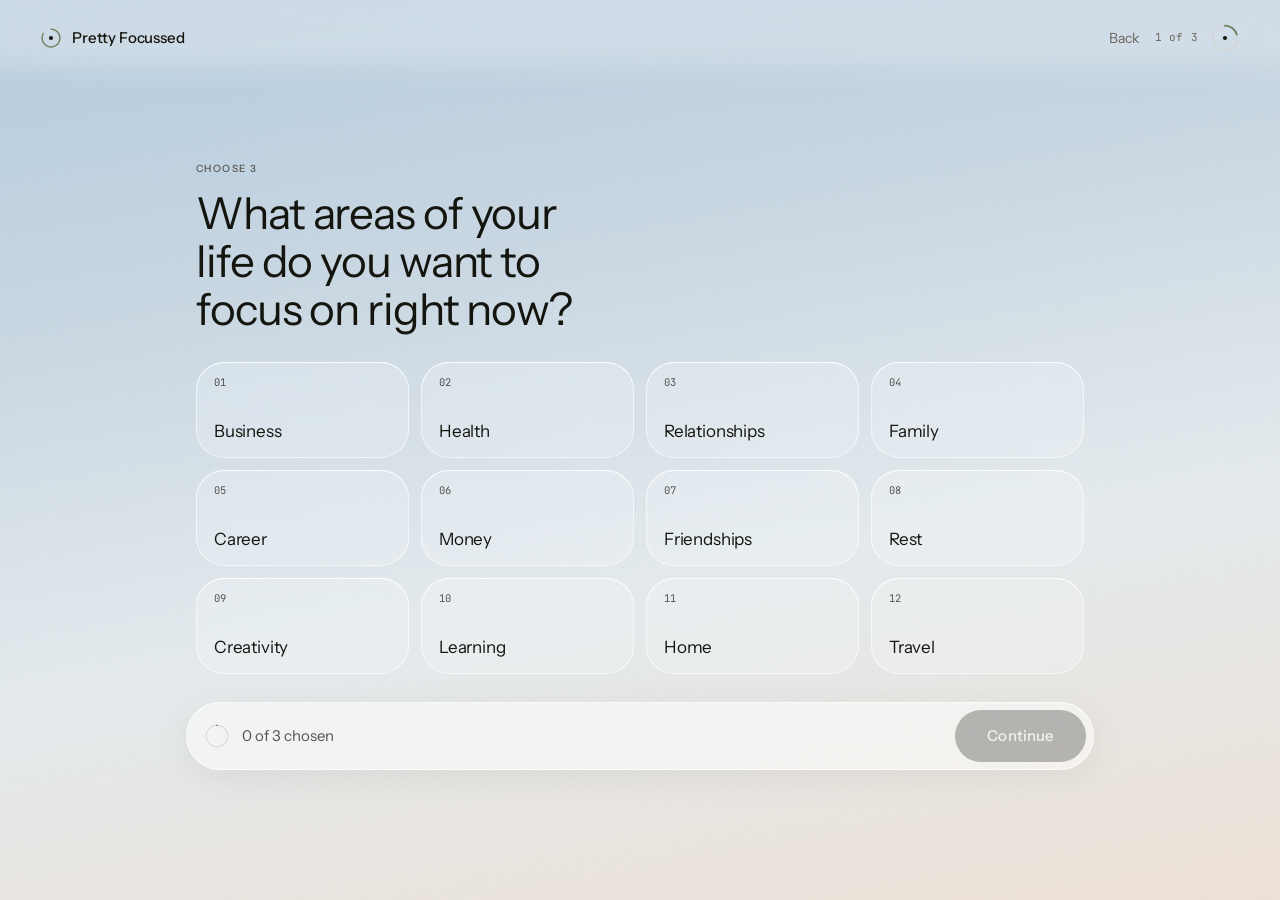
<file: reset/index.html>
<!doctype html>
<html lang="en">
<head>
<meta charset="utf-8">
<title>The Pretty Focussed 30-Day Reset</title>
<!-- prettyfocussed.com/reset — the address spoken in every episode of the Pretty Focussed podcast.
     One word, said the same way every time. It lands on the plan with the podcast source
     attached, so the plan page can show the podcast consent line and write signup_source: Podcast. -->
<meta name="robots" content="noindex">
<link rel="canonical" href="https://prettyfocussed.com/plan/">
<meta http-equiv="refresh" content="0; url=/plan/?utm_source=podcast&utm_medium=audio&utm_campaign=pf-s1">
<script>location.replace('/plan/?utm_source=podcast&utm_medium=audio&utm_campaign=pf-s1' + (location.search ? '&' + location.search.slice(1) : ''));</script>
<style>html{background:#F4F2EE;color:#14150F;font:400 16px/1.6 'Instrument Sans',system-ui,sans-serif}body{margin:0;min-height:100vh;display:grid;place-items:center}p{margin:0}a{color:inherit}</style>
</head>
<body>
<p>Taking you to the Reset. <a href="/plan/?utm_source=podcast&amp;utm_medium=audio&amp;utm_campaign=pf-s1">Continue</a></p>
</body>
</html>
</file>
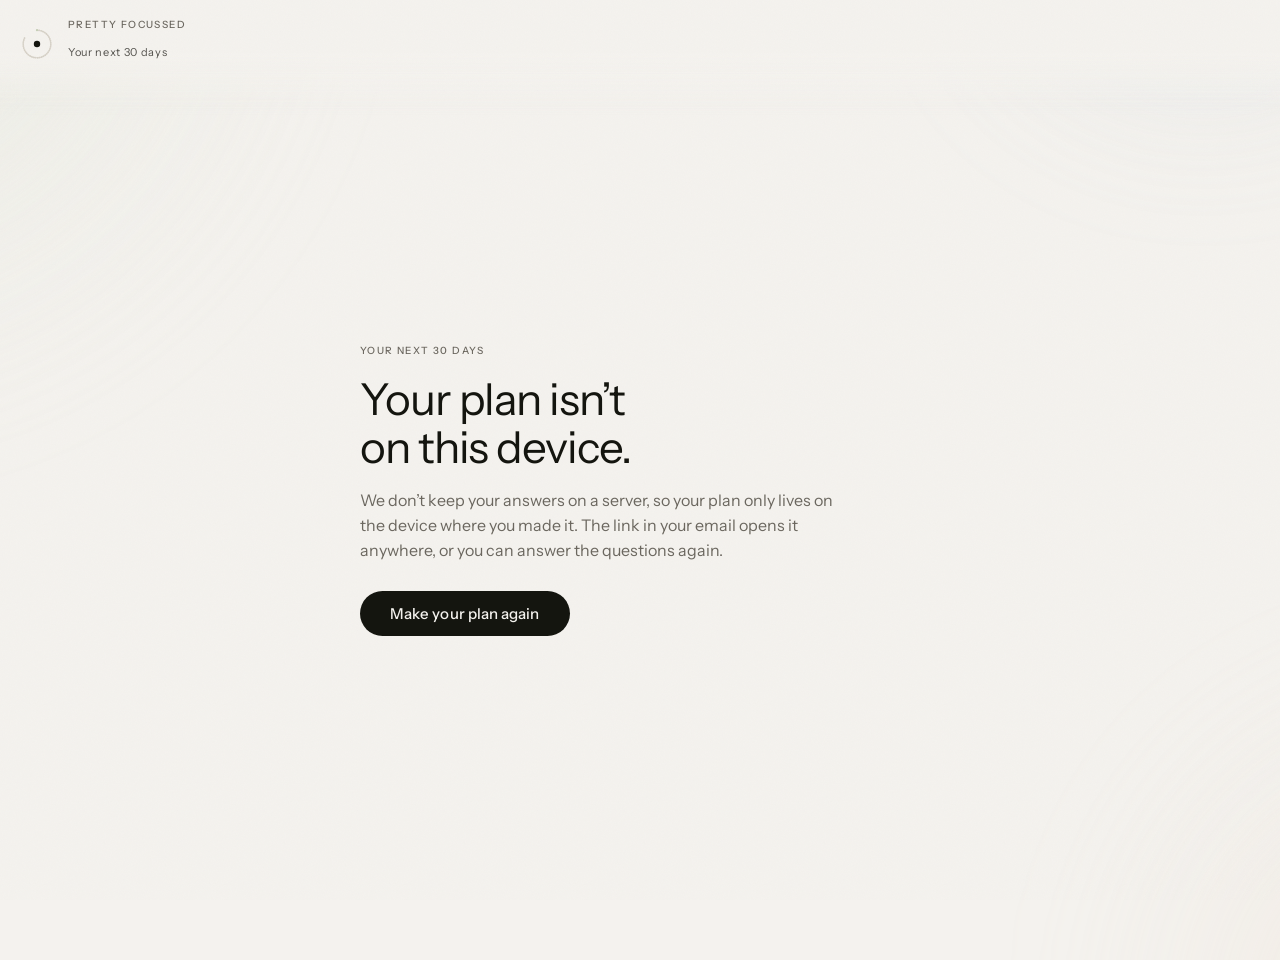
<file: your-next-30-days/index.html>
<!doctype html>
<html lang="en" data-ground="plaster">
<head>
<meta charset="utf-8">
<meta name="viewport" content="width=device-width, initial-scale=1, viewport-fit=cover">
<title>Your 30-day plan · Pretty Focussed</title>
<meta name="description" content="Answer eleven questions and get your own plan for the next 30 days, built around what deserves your attention.">
<meta property="og:title" content="Your 30-day Pretty Focussed plan">
<meta property="og:description" content="Your life has a lot of tabs open. Close the ones that don't matter right now.">
<meta property="og:type" content="website">
<meta name="theme-color" content="#F4F2EE">
<script>document.documentElement.classList.add("js")</script>
<link rel="icon" href="/favicon.svg" type="image/svg+xml">
<link rel="icon" href="data:image/svg+xml,%3Csvg xmlns='http://www.w3.org/2000/svg' viewBox='0 0 32 32'%3E%3Ccircle cx='16' cy='16' r='16' fill='%23F4F2EE'/%3E%3Cpath d='M16 6 A10 10 0 1 1 7.34 11' fill='none' stroke='%236E7F5E' stroke-width='2.4' stroke-linecap='round'/%3E%3Ccircle cx='16' cy='16' r='3' fill='%2314150F'/%3E%3C/svg%3E">
<link rel="apple-touch-icon" href="/apple-touch-icon.png">
<link rel="preconnect" href="https://fonts.googleapis.com">
<link rel="preconnect" href="https://fonts.gstatic.com" crossorigin>
<link href="https://fonts.googleapis.com/css2?family=Instrument+Sans:wght@400;500&family=JetBrains+Mono:wght@400&display=swap" rel="stylesheet">
<style>
/* ============================================================
   PRETTY FOCUSSED — Your 30-day plan
   Tokens verbatim from design-system/design-tokens.md.
   Components read semantic vars only, never --pf-* primitives.
   Light Bone only: this page commits to one world.
   ============================================================ */
:root{
  color-scheme:light;
  --pf-bone:#F4F2EE; --pf-paper:#EAE7E1; --pf-stone:#D6D1C7; --pf-ash:#9A968E;
  --pf-slate-400:#6B675F; --pf-slate-600:#55534E; --pf-ink:#14150F;
  --pf-sage-100:#E2E7DA; --pf-sage-200:#C6D0B8; --pf-sage-400:#98A886;
  --pf-sage-600:#6E7F5E; --pf-sage-800:#3E4936;
  --pf-sky:#A6C1D8; --pf-mist:#CBD9E4; --pf-sand:#D8CDBD;
  --pf-shell:#EFE3D8; --pf-flush:#E0B8A4;

  --ground-s0:#F4F2EE; --ground-s1:#E4EBF3;
  --color-background-primary:var(--ground-s0);
  --color-surface-default:color-mix(in srgb, var(--color-background-primary) 86%, var(--pf-stone) 14%);
  --color-surface-elevated:color-mix(in srgb, var(--color-background-primary) 55%, #fff 45%);
  --color-surface-glass:rgb(255 255 255 / .72);
  --color-border-glass:rgb(255 255 255 / .45);

  --color-text-primary:var(--pf-ink);
  --color-text-secondary:var(--pf-slate-600);
  --color-text-muted:var(--pf-slate-400);
  --color-text-disabled:var(--pf-ash);
  --color-text-brand:var(--pf-sage-800);
  --color-action-primary:var(--pf-ink);
  --color-action-primary-text:var(--pf-bone);
  --color-border-default:var(--pf-stone);
  --color-border-focus:rgb(20 21 15 / .40);

  --color-depth-0:var(--pf-sage-100); --color-depth-1:var(--pf-sage-200);
  --color-depth-2:var(--pf-sage-400); --color-depth-3:var(--pf-sage-600);
  --color-depth-4:var(--pf-sage-800);
  --color-feedback-error-bg:var(--pf-shell);

  --font-display:'Aeonik','Instrument Sans',system-ui,sans-serif;
  --font-body:'Aeonik','Instrument Sans',system-ui,sans-serif;
  --font-mono:'Aeonik Mono','JetBrains Mono',ui-monospace,monospace;

  --type-display:clamp(2.75rem,1.2rem + 6.4vw,6rem);
  --type-h1:clamp(2.125rem,1.1rem + 4.3vw,4rem);
  --type-h2:clamp(1.6875rem,1.1rem + 2.5vw,2.75rem);
  --type-h3:clamp(1.375rem,1.05rem + 1vw,1.875rem);
  --type-body-lg:clamp(1.0625rem,1rem + .3vw,1.1875rem);
  --type-caption:.6875rem; --type-overline:.625rem;
  --type-numeric-xl:clamp(3rem,1.6rem + 4vw,4.5rem);

  --track-display:-.035em; --track-h1:-.03em; --track-h2:-.025em; --track-h3:-.02em;
  --track-caption:.06em; --track-overline:.14em;

  --space-bound:8px; --space-related:16px; --space-grouped:28px;
  --space-separated:72px; --space-chaptered:160px;

  --radius-pill:999px; --radius-input:14px; --radius-card:20px;
  --radius-panel:24px; --radius-sheet:32px;

  --shadow-sm:0 1px 2px rgb(62 73 54 / .04);
  --shadow-md:0 4px 16px rgb(62 73 54 / .06);
  --shadow-lg:0 8px 32px rgb(62 73 54 / .08);
  --shadow-xl:0 16px 56px rgb(62 73 54 / .10);
  --shadow-glass:inset 0 1px 0 rgb(255 255 255 / .45), 0 8px 32px rgb(62 73 54 / .08);

  --ease-out:cubic-bezier(.23,1,.32,1);
  --ease-in-out:cubic-bezier(.77,0,.175,1);
  --ease-sheet:cubic-bezier(.32,.72,0,1);
  --duration-press:120ms; --duration-fast:160ms; --duration-base:200ms; --duration-slow:260ms;

  --blur-peripheral:3px; --blur-glass:32px; --opacity-peripheral:.55;

  /* --room: 0 at the first screen, 1 at the reveal. The room goes quiet
     the further in you go. Interpolated, never eased — it simply is the value. */
  --room:0;
  --noise:url("data:image/svg+xml,%3Csvg xmlns='http://www.w3.org/2000/svg' width='180' height='180'%3E%3Cfilter id='n'%3E%3CfeTurbulence type='fractalNoise' baseFrequency='.85' numOctaves='4' stitchTiles='stitch'/%3E%3C/filter%3E%3Crect width='100%25' height='100%25' filter='url(%23n)' opacity='.9'/%3E%3C/svg%3E");
}

/* ============================================================
   Base
   ============================================================ */
*,*::before,*::after{box-sizing:border-box}
html{-webkit-text-size-adjust:100%}
body{
  margin:0; min-height:100svh;
  font:400 16px/1.625 var(--font-body);
  color:var(--color-text-primary);
  background-color:var(--ground-s0);
  background-color:color-mix(in oklab, var(--ground-s0) calc((1 - var(--room)) * 100%), var(--ground-s1));
  -webkit-font-smoothing:antialiased; -moz-osx-font-smoothing:grayscale;
  overflow-x:hidden;
}
body::after{
  content:''; position:fixed; inset:0; z-index:60; pointer-events:none;
  background-image:var(--noise); opacity:.03; mix-blend-mode:multiply;
}
/* The room simply is the current value while the work happens. The one exception is
   the close, which marks an ending and is allowed to be felt. */
body.is-closing{transition:background-color var(--duration-slow) var(--ease-out)}
img,svg{display:block; max-width:100%}
button{font:inherit; color:inherit; border:0; background:none; cursor:pointer}
input,textarea{font:inherit; color:inherit}
::selection{background:var(--pf-sage-200); color:var(--pf-ink)}
:focus-visible{outline:2px solid var(--color-border-focus); outline-offset:3px; border-radius:var(--radius-input)}
.sr{position:absolute; width:1px; height:1px; margin:-1px; padding:0; overflow:hidden; clip:rect(0 0 0 0); white-space:nowrap; border:0}

/* whitespace is occupied atmosphere, never a flat void */
.atmos{position:fixed; inset:-20%; z-index:0; pointer-events:none; opacity:.62;
  transition:transform 1200ms var(--ease-out), opacity 1200ms var(--ease-out)}
.atmos i{position:absolute; display:block; border-radius:50%; filter:blur(90px)}
.atmos i:nth-child(1){width:62vmax; height:62vmax; left:-18vmax; top:-16vmax;
  background:radial-gradient(circle at 40% 40%, rgb(226 231 218 / .95), rgb(226 231 218 / 0) 68%)}
.atmos i:nth-child(2){width:54vmax; height:54vmax; right:-20vmax; bottom:-22vmax;
  background:radial-gradient(circle at 50% 50%, rgb(239 227 216 / .9), rgb(239 227 216 / 0) 66%)}
.atmos i:nth-child(3){width:40vmax; height:40vmax; right:6vmax; top:-14vmax;
  background:radial-gradient(circle at 50% 50%, rgb(203 217 228 / .7), rgb(203 217 228 / 0) 64%)}
body[data-phase="deep"] .atmos{transform:translate3d(0,-4vmax,0) scale(1.08); opacity:.5}
body[data-phase="result"] .atmos{transform:translate3d(0,-8vmax,0) scale(1.14); opacity:.44}

/* ---- type roles ---- */
.overline{font-size:var(--type-overline); letter-spacing:var(--track-overline); text-transform:uppercase; color:var(--color-text-muted); font-weight:500; line-height:1.4; margin:0}
.caption{font-size:var(--type-caption); letter-spacing:var(--track-caption); color:var(--color-text-muted); line-height:1.55; margin:0}
.display{font-family:var(--font-display); font-size:var(--type-display); line-height:.94; letter-spacing:var(--track-display); font-weight:400; margin:0; text-wrap:balance}
.h1{font-family:var(--font-display); font-size:var(--type-h1); line-height:1.02; letter-spacing:var(--track-h1); font-weight:400; margin:0; text-wrap:balance}
.h2{font-family:var(--font-display); font-size:var(--type-h2); line-height:1.09; letter-spacing:var(--track-h2); font-weight:400; margin:0; text-wrap:balance}
.h3{font-family:var(--font-display); font-size:var(--type-h3); line-height:1.2; letter-spacing:var(--track-h3); font-weight:400; margin:0; text-wrap:balance}
.lede{font-size:var(--type-body-lg); line-height:1.55; color:var(--color-text-secondary); margin:0; text-wrap:pretty}
.num{font-variant-numeric:tabular-nums; letter-spacing:-.04em; font-weight:500; font-family:var(--font-display)}
.unit{font-family:var(--font-mono); font-size:.35em; color:var(--color-text-muted); margin-left:.4em; letter-spacing:.02em; font-weight:400}
.hair{height:1px; border:0; margin:0; background:var(--color-border-default); opacity:.7}
.hair.dot{background:none; border-top:1px dotted var(--color-border-default)}

/* ============================================================
   The head-up display — aperture, not a bar
   ============================================================ */
.hud{position:fixed; z-index:40; top:0; left:0; right:0;
  display:flex; align-items:center; gap:14px;
  padding:max(18px, env(safe-area-inset-top)) 20px 18px;
  pointer-events:none}
/* What passes behind the display goes soft rather than away. */
.hud::before{content:''; position:absolute; inset:-1px 0 -28px; z-index:-1; pointer-events:none;
  background:linear-gradient(to bottom,
    color-mix(in oklab, var(--ground-s0) calc((1 - var(--room)) * 100%), var(--ground-s1)) 46%,
    transparent 100%);
  -webkit-backdrop-filter:blur(9px); backdrop-filter:blur(9px);
  -webkit-mask-image:linear-gradient(to bottom, #000 62%, transparent 100%);
          mask-image:linear-gradient(to bottom, #000 62%, transparent 100%)}
.hud .ring{width:34px; height:34px; flex:none}
.hud .ring path,.hud .ring circle{transition:none}
.ring-track{fill:none; stroke:var(--color-border-default); stroke-width:1.6; stroke-linecap:round; stroke-dasharray:.006 .022}
.ring-value{fill:none; stroke:var(--color-depth-3); stroke-width:2.1; stroke-linecap:round;
  transition:stroke-dasharray var(--duration-slow) var(--ease-out), stroke var(--duration-slow) var(--ease-out)}
.ring-dot{fill:var(--pf-ink)}
.hud-meta{display:flex; flex-direction:column; gap:2px; min-width:0}
/* A chapter name is allowed two lines rather than an ellipsis: the longest one
   does not fit on a 375px phone, and a cut-off word reads as a bug. */
.hud-meta .now{font-size:var(--type-caption); letter-spacing:var(--track-caption); color:var(--color-text-secondary); line-height:1.3;
  display:-webkit-box; -webkit-line-clamp:2; -webkit-box-orient:vertical; overflow:hidden; text-wrap:balance}
.hud-count{margin-left:auto; font-family:var(--font-mono); font-size:11px; letter-spacing:.02em;
  color:var(--color-text-muted); font-variant-numeric:tabular-nums; white-space:nowrap; align-self:flex-start; padding-top:2px}
.hud-back{pointer-events:auto; margin-left:14px; padding:8px; border-radius:var(--radius-pill); align-self:flex-start;
  color:var(--color-text-muted); transition:transform var(--duration-press) var(--ease-out), opacity var(--duration-fast) var(--ease-out)}
.hud-back:active{transform:scale(.97)}
.hud-back[hidden]{display:none}
@media (hover:hover) and (pointer:fine){.hud-back:hover{color:var(--color-text-primary)}}

/* ============================================================
   The stage
   ============================================================ */
.stage{position:relative; z-index:10; min-height:100svh;
  display:grid; align-content:center;
  /* a screen taller than the viewport aligns to the top instead of
     overflowing past it in both directions */
  align-content:safe center;
  padding:104px 20px max(40px, calc(env(safe-area-inset-bottom) + 24px));
  max-width:600px; margin:0 auto}
body[data-phase="result"] .stage{align-content:start; max-width:760px; padding-top:96px}

/* screens: the focal plane. Exits are faster than enters. */
.screen{display:grid; gap:var(--space-grouped)}
.screen[data-state="out"]{
  opacity:0; filter:blur(8px); transform:scale(.99) translate3d(0,-6px,0);
  transition:opacity 150ms var(--ease-out), filter 150ms var(--ease-out), transform 150ms var(--ease-out);
  pointer-events:none}
.screen[data-state="in"]{
  opacity:1; filter:blur(0); transform:none;
  transition:opacity var(--duration-base) var(--ease-out), filter var(--duration-base) var(--ease-out), transform var(--duration-base) var(--ease-out)}
.screen[data-state="pre"]{opacity:0; filter:blur(8px); transform:scale(.975) translate3d(0,10px,0)}

/* the ask — largest space sits above the primary statement */
.ask{display:grid; gap:14px}
.ask .overline{margin-bottom:2px}
.ask .h2{max-width:15ch}
.ask .lede{max-width:44ch; font-size:1rem; color:var(--color-text-muted)}

/* ============================================================
   Choices
   ============================================================ */
.opts{display:grid; gap:10px}
.opts[data-cols="2"]{grid-template-columns:1fr 1fr}
.opt{position:relative; display:flex; align-items:center; gap:12px; width:100%;
  text-align:left; padding:16px 20px; border-radius:var(--radius-input);
  background:var(--color-surface-default); color:var(--color-text-primary);
  line-height:1.35; letter-spacing:-.005em;
  transition:transform var(--duration-press) var(--ease-out),
             background-color var(--duration-fast) var(--ease-out),
             opacity var(--duration-fast) var(--ease-out),
             color var(--duration-fast) var(--ease-out)}
.opt:active{transform:scale(.97)}
.opt[aria-pressed="true"],.opt[data-on="1"]{background:var(--pf-ink); color:var(--pf-bone)}
.opt .tick{width:7px; height:7px; border-radius:50%; flex:none; background:var(--color-border-default);
  transition:background-color var(--duration-fast) var(--ease-out), transform var(--duration-fast) var(--ease-out)}
.opt[aria-pressed="true"] .tick,.opt[data-on="1"] .tick{background:var(--pf-bone); transform:scale(1.15)}
.opt .sub{display:block; font-size:var(--type-caption); letter-spacing:var(--track-caption); color:var(--color-text-muted); margin-top:3px}
.opt[aria-pressed="true"] .sub{color:rgb(244 242 238 / .62)}
.opt[disabled]{opacity:.42; cursor:default}
.opt[disabled]:active{transform:none}
/* the focal plane: the hovered card is the sharp one, its neighbours recede */
@media (hover:hover) and (pointer:fine){
  .opts:hover .opt{opacity:.55}
  .opts:hover .opt:hover{opacity:1}
  .opts:hover .opt[aria-pressed="true"],.opts:hover .opt[data-on="1"]{opacity:1}
}

/* chips — grouped focus areas */
.group{display:grid; gap:12px}
.group + .group{margin-top:22px}
.chips{display:flex; flex-wrap:wrap; gap:8px}
.chip{padding:10px 16px; border-radius:var(--radius-pill); background:var(--color-surface-default);
  font-size:.9375rem; line-height:1.2; letter-spacing:-.005em; color:var(--color-text-primary);
  transition:transform var(--duration-press) var(--ease-out),
             background-color var(--duration-fast) var(--ease-out),
             color var(--duration-fast) var(--ease-out), opacity var(--duration-fast) var(--ease-out)}
.chip:active{transform:scale(.97)}
.chip[aria-pressed="true"]{background:var(--pf-ink); color:var(--pf-bone)}
.chip[disabled]{opacity:.38; cursor:default}
.chip[disabled]:active{transform:none}
@media (hover:hover) and (pointer:fine){.chips:hover .chip{opacity:.6} .chips:hover .chip:hover,.chips:hover .chip[aria-pressed="true"]{opacity:1}}

/* the ruthless three — tap in order, the numeral is the reward */
.rank{display:grid; gap:10px}
.rank .opt{padding-left:16px}
.rank .slot{width:34px; height:34px; flex:none; border-radius:50%;
  display:grid; place-items:center; border:1px dotted var(--color-border-default);
  font-family:var(--font-mono); font-size:11px; color:var(--color-text-muted);
  transition:background-color var(--duration-fast) var(--ease-out), border-color var(--duration-fast) var(--ease-out), color var(--duration-fast) var(--ease-out)}
.rank .opt[data-on="1"] .slot{border:1px solid transparent; background:var(--pf-bone); color:var(--pf-ink)}

/* the slider — the aperture responds */
.dial{display:grid; gap:var(--space-related); justify-items:center; padding:6px 0 2px}
.dial .aperture{width:min(232px,62vw); aspect-ratio:1; position:relative}
.dial .aperture svg{width:100%; height:100%}
.dial .read{position:absolute; inset:0; display:grid; place-content:center; text-align:center; gap:2px}
.dial .read .num{font-size:var(--type-numeric-xl); line-height:.9}
.dial .read .lbl{font-size:var(--type-overline); letter-spacing:var(--track-overline); text-transform:uppercase; color:var(--color-text-muted)}
.scale{display:flex; justify-content:space-between; width:100%; max-width:340px}
input[type=range]{-webkit-appearance:none; appearance:none; width:100%; max-width:340px; background:none; height:34px; margin:0; cursor:grab}
input[type=range]:active{cursor:grabbing}
input[type=range]::-webkit-slider-runnable-track{height:1px; background:var(--color-border-default)}
input[type=range]::-moz-range-track{height:1px; background:var(--color-border-default)}
input[type=range]::-webkit-slider-thumb{-webkit-appearance:none; width:26px; height:26px; border-radius:50%;
  background:var(--pf-ink); margin-top:-12.5px; box-shadow:var(--shadow-md);
  transition:transform var(--duration-press) var(--ease-out)}
input[type=range]::-moz-range-thumb{width:26px; height:26px; border:0; border-radius:50%; background:var(--pf-ink); box-shadow:var(--shadow-md)}
input[type=range]:active::-webkit-slider-thumb{transform:scale(.9)}

/* fields */
.field{display:grid; gap:8px}
.input{width:100%; padding:16px 20px; border-radius:var(--radius-input); border:0;
  background:var(--color-surface-default); color:var(--color-text-primary);
  font-size:var(--type-body-lg); letter-spacing:-.01em;
  transition:background-color var(--duration-fast) var(--ease-out)}
.input::placeholder{color:var(--color-text-disabled)}
.input[aria-invalid="true"]{background:var(--color-feedback-error-bg)}
textarea.input{min-height:132px; resize:vertical; line-height:1.5; font-size:1.0625rem}
.hints{display:flex; flex-wrap:wrap; gap:7px}
.hint{padding:7px 13px; border-radius:var(--radius-pill); background:transparent;
  border:1px dotted var(--color-border-default); font-size:.8125rem; color:var(--color-text-muted);
  transition:transform var(--duration-press) var(--ease-out), color var(--duration-fast) var(--ease-out), border-color var(--duration-fast) var(--ease-out)}
.hint:active{transform:scale(.97)}
@media (hover:hover) and (pointer:fine){.hint:hover{color:var(--color-text-primary); border-color:var(--color-text-muted)}}
.msg{margin:0; font-size:var(--type-caption); letter-spacing:var(--track-caption); color:var(--color-text-primary);
  background:var(--color-feedback-error-bg); padding:9px 14px; border-radius:var(--radius-input);
  opacity:0; transform:translateY(-3px);
  transition:opacity var(--duration-fast) var(--ease-out), transform var(--duration-fast) var(--ease-out)}
.msg:empty{display:none}
.msg[data-show="true"]{opacity:1; transform:none}

/* ============================================================
   Action — one filled button per view
   ============================================================ */
.act{display:flex; align-items:center; gap:18px; flex-wrap:wrap}
.btn{display:inline-flex; align-items:center; gap:10px; border-radius:var(--radius-pill);
  padding:15px 30px; background:var(--color-action-primary); color:var(--color-action-primary-text);
  font-weight:500; font-size:.9375rem; letter-spacing:.005em; line-height:1;
  transition:transform var(--duration-press) var(--ease-out), opacity var(--duration-fast) var(--ease-out)}
.btn:active{transform:scale(.97)}
.btn[disabled]{opacity:.3; cursor:default}
.btn[disabled]:active{transform:none}
@media (hover:hover) and (pointer:fine){.btn:not([disabled]):hover{opacity:.9}}
.ghost{font-size:var(--type-caption); letter-spacing:var(--track-caption); color:var(--color-text-muted);
  text-decoration:underline; text-underline-offset:4px; text-decoration-thickness:1px;
  text-decoration-color:var(--color-border-default);
  transition:transform var(--duration-press) var(--ease-out), color var(--duration-fast) var(--ease-out)}
.ghost:active{transform:scale(.97)}
@media (hover:hover) and (pointer:fine){.ghost:hover{color:var(--color-text-primary)}}
.act .caption{flex:1 1 180px; min-width:0}
/* On the long screens the action rides the bottom of the viewport. It only
   sticks when the content is taller than the screen; otherwise it sits in flow. */
.act.dock{position:sticky; bottom:max(12px, env(safe-area-inset-bottom)); z-index:5;
  padding:10px 14px; margin:0 -14px; border-radius:var(--radius-panel);
  background:var(--color-surface-glass);
  -webkit-backdrop-filter:blur(var(--blur-glass)) saturate(1.2); backdrop-filter:blur(var(--blur-glass)) saturate(1.2);
  box-shadow:var(--shadow-glass)}

/* ============================================================
   The preview — one plane sharp, the rest held soft
   ============================================================ */
.peek{position:relative}
.peek::after{content:''; position:absolute; left:0; right:0; bottom:0; height:96px; pointer-events:none;
  background:linear-gradient(to bottom, transparent,
    color-mix(in oklab, var(--ground-s0) calc((1 - var(--room)) * 100%), var(--ground-s1)) 92%)}
/* Depth of field, not a paywall. This is the finished plan, in the same cards
   and the same timeline, with the planes falling away one by one. The first
   priority is readable, so she knows exactly what she is about to get. */
.peek .pcards{gap:14px}
.peek .pcard,.peek .tl{transition:opacity var(--duration-base) var(--ease-out), filter var(--duration-base) var(--ease-out)}
.peek .pcard[data-depth="1"]{opacity:.78}
.peek .pcard[data-depth="1"] .head,.peek .pcard[data-depth="1"] .why{filter:blur(1.8px)}
.peek .pcard[data-depth="2"]{opacity:.55}
.peek .pcard[data-depth="2"] .pname{filter:blur(3px)}
.peek .pcard[data-depth="2"] .head,.peek .pcard[data-depth="2"] .why{filter:blur(3.6px)}
.peek .tl{margin-top:22px; opacity:.4; filter:blur(4px); pointer-events:none}
@media (min-width:900px){.peek .pcards{gap:18px}}
@media (prefers-reduced-motion: reduce){
  .peek .pcard[data-depth] .pname,.peek .pcard[data-depth] .head,
  .peek .pcard[data-depth] .why,.peek .tl{filter:none}
  .peek .pcard[data-depth="1"]{opacity:.7}
  .peek .pcard[data-depth="2"]{opacity:.45}
}
.stats{display:flex; flex-wrap:wrap; gap:26px 34px; align-items:baseline}
.stat{display:flex; align-items:baseline; gap:6px}
.stat .num{font-size:1.75rem; line-height:1}
.stat .lbl{font-size:var(--type-caption); letter-spacing:var(--track-caption); color:var(--color-text-muted); margin-left:4px}
.consent{display:flex; gap:12px; align-items:flex-start; cursor:pointer;
  font-size:.875rem; line-height:1.45; color:var(--color-text-secondary); max-width:46ch}
.consent input{appearance:none; -webkit-appearance:none; flex:none; width:20px; height:20px; margin:1px 0 0;
  border-radius:7px; background:var(--color-surface-default); cursor:pointer;
  transition:background-color var(--duration-fast) var(--ease-out), transform var(--duration-press) var(--ease-out)}
.consent input:active{transform:scale(.94)}
.consent input:checked{background:var(--pf-ink)}
.consent input:checked::after{content:''; display:block; width:6px; height:10px; margin:3px auto 0;
  border:solid var(--pf-bone); border-width:0 1.6px 1.6px 0; transform:rotate(42deg)}
.act .caption a{color:var(--color-text-secondary)}

/* ============================================================
   The reveal — the magic moment
   ============================================================ */
.reveal{min-height:60svh; display:grid; align-content:center; justify-items:center; gap:var(--space-grouped); text-align:center}
.reveal .aperture{width:min(180px,48vw); aspect-ratio:1; position:relative}
.reveal .lines{position:relative; height:2.2em; width:100%; max-width:30ch}
.reveal .lines p{position:absolute; inset:0; margin:0; font-size:var(--type-body-lg); color:var(--color-text-secondary);
  opacity:0; filter:blur(6px); transform:translateY(6px);
  transition:opacity 420ms var(--ease-out), filter 420ms var(--ease-out), transform 420ms var(--ease-out)}
.reveal .lines p[data-on="1"]{opacity:1; filter:blur(0); transform:none}

/* ============================================================
   Result
   ============================================================ */
.res{display:grid; gap:var(--space-separated); padding-bottom:var(--space-chaptered)}
.res section{display:grid; gap:var(--space-related)}
.res .kicker{display:grid; gap:10px}
.arch{display:grid; gap:18px; justify-items:start}
.arch .name{font-family:var(--font-display); font-size:clamp(2.6rem,1.1rem + 6.6vw,4.75rem);
  line-height:.92; letter-spacing:-.035em; text-transform:uppercase; margin:0}
.arch .line{font-size:var(--type-h3); line-height:1.28; letter-spacing:var(--track-h3); max-width:20ch; margin:0}
.echo{display:grid; gap:14px; padding:26px 28px 28px; border-radius:var(--radius-panel);
  background:var(--color-surface-glass);
  -webkit-backdrop-filter:blur(var(--blur-glass)) saturate(1.2); backdrop-filter:blur(var(--blur-glass)) saturate(1.2);
  box-shadow:var(--shadow-glass); max-width:52ch}
.echo p{margin:0; font-size:var(--type-body-lg); line-height:1.5; color:var(--color-text-primary)}
.echo p.caption{font-size:var(--type-caption); letter-spacing:var(--track-caption); color:var(--color-text-muted)}
.echo .quote{color:var(--color-text-brand); font-size:var(--type-h3); line-height:1.32;
  letter-spacing:var(--track-h3); text-wrap:pretty}
.echo .after{color:var(--color-text-secondary); font-size:1rem; padding-top:4px;
  border-top:1px dotted var(--color-border-default)}

/* priorities — one dominant, never a uniform grid */
.prios{display:grid; gap:2px}
.prio{display:grid; grid-template-columns:auto 1fr; gap:0 18px; padding:24px 0; align-items:start;
  border-top:1px solid var(--color-border-default)}
.prio:last-child{border-bottom:1px solid var(--color-border-default)}
.prio .idx{font-family:var(--font-mono); font-size:11px; color:var(--color-text-muted); padding-top:7px; letter-spacing:.02em}
.prio .lane{grid-column:2; font-size:var(--type-overline); letter-spacing:var(--track-overline); text-transform:uppercase; color:var(--color-text-muted); margin:0 0 6px}
.prio .head{grid-column:2; font-family:var(--font-display); font-size:clamp(1.25rem,1rem + 1vw,1.625rem);
  line-height:1.14; letter-spacing:-.025em; margin:0}
.prio .why{grid-column:2; margin:10px 0 0; font-size:.9375rem; line-height:1.55; color:var(--color-text-secondary); max-width:46ch}
/* The first priority stays the dominant one, but the three now sit close
   enough to be read as one set instead of three separate screens. */
.prio:first-child .head{font-size:clamp(1.5rem,1.1rem + 1.7vw,2.125rem)}

/* The three as cards, in the language of the share card: one word to grab,
   the sentence underneath, the reason in small. A card holds one thing, and
   three cards read as three things instead of one wall. */
.pcards{display:grid; gap:var(--space-related)}
.pcard{position:relative; overflow:hidden; border-radius:var(--radius-panel); background:var(--pf-bone);
  box-shadow:var(--shadow-lg); padding:clamp(22px,3.2vw,30px); display:grid; gap:13px; border:0}
.pcard::before{content:''; position:absolute; inset:0;
  background:radial-gradient(120% 90% at 18% 8%, rgb(226 231 218 / .95), rgb(226 231 218 / 0) 62%),
             radial-gradient(110% 80% at 92% 100%, rgb(239 227 216 / .9), rgb(239 227 216 / 0) 60%)}
.pcard::after{content:''; position:absolute; inset:0; background-image:var(--noise); opacity:.04; mix-blend-mode:multiply}
.pcard > *{position:relative; z-index:1}
.pcard .ptop{display:flex; align-items:baseline; gap:10px; margin:0;
  font-size:var(--type-overline); letter-spacing:var(--track-overline); text-transform:uppercase; color:var(--color-text-muted)}
.pcard .pidx{font-family:var(--font-mono); font-size:11px; letter-spacing:.02em}
.pcard .pname{font-family:var(--font-display); font-size:clamp(1.5rem,1.1rem + 1.9vw,2.125rem); line-height:.98;
  letter-spacing:-.035em; text-transform:uppercase; margin:0}
.pcard .prule{height:1px; background:var(--color-border-default); margin:1px 0}
.pcard .head{font-family:var(--font-display); font-size:clamp(1.0625rem,.98rem + .45vw,1.25rem); line-height:1.3;
  letter-spacing:-.02em; margin:0}
.pcard .why{margin:0; font-size:.9375rem; line-height:1.55; color:var(--color-text-secondary); max-width:46ch}

/* Wide enough for three: they stand next to each other, like the share card,
   and the whole month is one glance. Below this they stack, and the depth of
   field takes over because only one fits on the screen at a time anyway. */
@media (min-width:900px){
  .pcards{grid-template-columns:repeat(3, 1fr); gap:var(--space-related)}
  .pcard{display:flex; flex-direction:column; gap:13px; min-height:20rem; padding:26px}
  .pcard .pname{font-size:clamp(1.375rem,.6rem + 1.5vw,1.75rem)}
  .pcard .head{font-size:1.0625rem}
  .pcard .why{margin-top:auto; max-width:none}
}

/* The four weeks are a line with four points on it, because they happen one
   after the other. The line runs down the side on a phone and across the page
   on a wide screen, and the point of the week you are reading is filled in. */
.tl{display:grid; gap:26px; position:relative; margin-top:var(--space-related)}
/* The line is drawn per step, from one point to the next, so it starts at the
   first point and stops at the last one instead of running off the edge. */
.tlitem{position:relative; display:grid; grid-template-columns:auto 1fr; gap:0 18px; align-items:start}
.tlitem::after{content:''; position:absolute; left:5px; top:18px; bottom:-30px; width:1px;
  background:var(--color-border-default)}
.tlitem:last-child::after{display:none}
.tldot{width:11px; height:11px; border-radius:50%; margin-top:5px;
  border:1px solid var(--color-border-strong, var(--color-border-default));
  background:var(--color-surface-default);
  transition:background-color var(--duration-base) var(--ease-out), border-color var(--duration-base) var(--ease-out)}
.tlitem[data-on] .tldot{background:var(--color-text-primary); border-color:var(--color-text-primary)}
.tlbody{display:grid; gap:7px}
.tlwk{margin:0; font-family:var(--font-mono); font-size:11px; letter-spacing:.02em; color:var(--color-text-muted)}
.tlname{margin:0; font-family:var(--font-display); font-size:1.3125rem; line-height:1; letter-spacing:-.025em; text-transform:uppercase}
.tltext{margin:0; font-size:.9375rem; line-height:1.55; color:var(--color-text-secondary); max-width:46ch}

@media (min-width:900px){
  .tl{grid-template-columns:repeat(4, 1fr); gap:30px}
  .tlitem{grid-template-columns:1fr; gap:14px; align-content:start}
  .tlitem::after{left:16px; right:-30px; top:5px; bottom:auto; width:auto; height:1px}
  .tldot{margin:0}
  .tlbody{gap:6px; padding-right:14px}
}

/* Stacked, the week you are reading is the sharp one. Side by side they are
   all in one glance, so the script turns this off. */
.focusing .tlitem{transition:opacity var(--duration-base) var(--ease-out), filter var(--duration-base) var(--ease-out)}
.focusing .tlitem:not([data-on]){opacity:.42}
.focusing .tlitem:not([data-on]) .tlname{filter:blur(2px)}
.focusing .tlitem:not([data-on]) .tltext{filter:blur(1.3px)}
@media (prefers-reduced-motion: reduce){
  .focusing .tlitem:not([data-on]) .tlname,
  .focusing .tlitem:not([data-on]) .tltext{filter:none}
  .focusing .tlitem:not([data-on]){opacity:.58}
}

/* Depth of field on the result, the same idea as the preview: the priority you
   are reading is sharp and the other two stay present but out of focus, so
   there is only ever one thing to hold. The class is added by script, so a page
   without JS shows all three at full strength instead of a dimmed page. */
.focusing .prio,.focusing .pcard{transition:opacity var(--duration-base) var(--ease-out), filter var(--duration-base) var(--ease-out), box-shadow var(--duration-base) var(--ease-out)}
.focusing .prio:not([data-on]),.focusing .pcard:not([data-on]){opacity:.42}
.focusing .pcard:not([data-on]){box-shadow:var(--shadow-sm)}
.focusing .prio:not([data-on]) .head,.focusing .pcard:not([data-on]) .pname{filter:blur(2.2px)}
.focusing .prio:not([data-on]) .why,.focusing .pcard:not([data-on]) .head,
.focusing .pcard:not([data-on]) .why{filter:blur(1.4px)}
@media (prefers-reduced-motion: reduce){
  .focusing [data-on] ~ *,
  .focusing .prio:not([data-on]) .head,.focusing .prio:not([data-on]) .why,
  .focusing .pcard:not([data-on]) .pname,.focusing .pcard:not([data-on]) .head,
  .focusing .pcard:not([data-on]) .why{filter:none}
  .focusing .prio:not([data-on]),.focusing .pcard:not([data-on]){opacity:.58}
}

/* not now — the relief */
.notnow{display:grid; gap:0}
.notnow li{display:grid; grid-template-columns:auto 1fr; gap:16px; align-items:baseline;
  padding:15px 0; border-top:1px dotted var(--color-border-default);
  opacity:var(--opacity-peripheral)}
.notnow li:last-child{border-bottom:1px dotted var(--color-border-default)}
.notnow li b{font-weight:400; font-size:1.0625rem; letter-spacing:-.01em}
.notnow li span{font-size:.875rem; color:var(--color-text-muted); line-height:1.5}
.notnow .dash{width:14px; height:1px; background:var(--color-text-disabled); transform:translateY(-6px)}
.notnow{list-style:none; padding:0; margin:0}

/* the four weeks */
.weeks{display:grid; gap:2px}
.week{display:grid; grid-template-columns:auto 1fr; gap:0 18px; padding:22px 0; border-top:1px solid var(--color-border-default)}
.week:last-child{border-bottom:1px solid var(--color-border-default)}
.week .wn{font-family:var(--font-mono); font-size:11px; color:var(--color-text-muted); letter-spacing:.02em; padding-top:5px}
.week .wt{grid-column:2; font-family:var(--font-display); font-size:1.3125rem; letter-spacing:-.02em; margin:0; text-transform:uppercase}
.week .wd{grid-column:2; margin:7px 0 0; font-size:.9375rem; line-height:1.55; color:var(--color-text-secondary); max-width:48ch}

/* non-negotiables — data is the ornament */
.nonneg{display:grid; border-radius:var(--radius-card); background:var(--color-surface-default);
  padding:6px 24px 10px}
@media (min-width:640px){.nonneg{grid-template-columns:repeat(3,1fr); padding:22px 26px 26px; gap:32px}}
.nn{display:grid; gap:12px; align-content:start; padding:20px 0 22px; border-top:1px dotted var(--color-border-default)}
.nn:first-child{border-top:0}
@media (min-width:640px){.nn{border-top:0; padding:0}}
.nn h4{margin:0; font-size:var(--type-overline); letter-spacing:var(--track-overline); text-transform:uppercase; color:var(--color-text-muted); font-weight:500}
.nn ul{list-style:none; margin:0; padding:0; display:grid; gap:9px}
.nn li{display:flex; align-items:baseline; gap:9px; font-size:.9375rem; line-height:1.35; letter-spacing:-.005em}
.nn li .n{font-family:var(--font-display); font-variant-numeric:tabular-nums; font-weight:500; letter-spacing:-.03em; font-size:1.125rem; min-width:1.4ch}
.nn li .u{font-family:var(--font-mono); font-size:.6875rem; color:var(--color-text-muted); letter-spacing:.02em}

.focusline .h2{max-width:22ch}
.mantra{padding:6px 0}
.mline{margin:0; font-family:var(--font-display); font-size:clamp(1.75rem,1.1rem + 2.8vw,3rem);
  line-height:1.08; letter-spacing:-.03em; max-width:18ch}
.days{display:grid; gap:0}
.day{display:grid; grid-template-columns:auto 1fr; gap:0 18px; padding:16px 0;
  border-top:1px dotted var(--color-border-default); align-items:baseline}
.day:last-child{border-bottom:1px dotted var(--color-border-default)}
.day .dn{font-family:var(--font-mono); font-size:11px; letter-spacing:.02em; color:var(--color-text-muted); width:9.5ch}
.day .dt{grid-column:2; margin:0; font-size:1.0625rem; letter-spacing:-.01em}
.day .dd{grid-column:2; margin:3px 0 0; font-size:.8125rem; line-height:1.5; color:var(--color-text-muted)}
@media (min-width:600px){
  .day{grid-template-columns:auto 1fr auto}
  .day .dd{grid-column:3; grid-row:1; margin:0; text-align:right; max-width:32ch}
}
.pull{margin:0; font-family:var(--font-display); font-size:var(--type-h3); line-height:1.2;
  letter-spacing:var(--track-h3); max-width:24ch}

/* the share card — built to be screenshot */
.cardwrap{display:grid; gap:var(--space-related); justify-items:start}
.card{width:min(340px,84vw); aspect-ratio:4/5; border-radius:var(--radius-panel); position:relative; overflow:hidden;
  background:var(--pf-bone); box-shadow:var(--shadow-xl); padding:26px; display:grid; align-content:space-between}
.card::before{content:''; position:absolute; inset:0;
  background:radial-gradient(120% 90% at 18% 8%, rgb(226 231 218 / .95), rgb(226 231 218 / 0) 62%),
             radial-gradient(110% 80% at 92% 100%, rgb(239 227 216 / .9), rgb(239 227 216 / 0) 60%)}
.card::after{content:''; position:absolute; inset:0; background-image:var(--noise); opacity:.04; mix-blend-mode:multiply}
.card > *{position:relative; z-index:1}
.card .ctop{display:flex; align-items:center; gap:8px}
.card .cname{font-family:var(--font-display); font-size:clamp(1.6rem,4.6vw,2rem); line-height:.98; letter-spacing:-.035em;
  text-transform:uppercase; margin:0}
.card .cmid{display:grid; gap:12px}
.card .cwords{font-family:var(--font-display); font-size:clamp(1.05rem,3vw,1.25rem); line-height:1.24; letter-spacing:-.02em; margin:0; text-transform:uppercase}
.card .cfoot{display:flex; align-items:flex-end; justify-content:space-between; gap:12px}
.share{display:flex; flex-wrap:wrap; gap:8px}
.sbtn{padding:11px 18px; border-radius:var(--radius-pill); background:var(--color-surface-default);
  font-size:.875rem; letter-spacing:-.005em; color:var(--color-text-primary); text-decoration:none;
  transition:transform var(--duration-press) var(--ease-out), background-color var(--duration-fast) var(--ease-out)}
.sbtn:active{transform:scale(.97)}
@media (hover:hover) and (pointer:fine){.sbtn:hover{background:var(--pf-sage-100)}}

/* waitlist close */
.close{display:grid; gap:var(--space-grouped); padding:36px 28px 38px; border-radius:var(--radius-sheet);
  background:var(--color-surface-glass);
  -webkit-backdrop-filter:blur(var(--blur-glass)) saturate(1.2); backdrop-filter:blur(var(--blur-glass)) saturate(1.2);
  box-shadow:var(--shadow-glass)}
.feat{list-style:none; margin:0; padding:0; display:grid; gap:0; grid-template-columns:1fr}
@media (min-width:560px){.feat{grid-template-columns:1fr 1fr; column-gap:28px}}
.feat li{padding:11px 0; border-top:1px dotted var(--color-border-default); font-size:.9375rem; letter-spacing:-.005em}
.foot{position:relative; z-index:10; max-width:760px; margin:0 auto; padding:0 20px 60px}

@media (min-width:768px){
  .stage{padding-top:120px}
  .opts[data-cols="2"]{gap:12px}
  .ask{gap:16px}
}
@media (max-width:400px){
  .opt{padding:14px 17px}
  .chip{padding:9px 14px; font-size:.9375rem}
}

@media (prefers-reduced-motion: reduce){
  *,*::before,*::after{animation-duration:.01ms !important; transition-duration:.01ms !important}
  .screen[data-state="out"],.screen[data-state="pre"]{filter:none}
  .reveal .lines p{filter:none}
  .atmos{transition:none}
}
</style>
</head>
<body data-phase="start">
<div class="atmos" aria-hidden="true"><i></i><i></i><i></i></div>

<header class="hud">
  <svg class="ring" viewBox="0 0 32 32" aria-hidden="true">
    <path class="ring-track" pathLength="1" d="M16 3 A13 13 0 1 1 4.74 9.5"/>
    <path class="ring-value" id="ring" pathLength="1" style="stroke-dasharray:0 1" d="M16 3 A13 13 0 1 1 4.74 9.5"/>
    <circle class="ring-dot" cx="16" cy="16" r="3"/>
  </svg>
  <div class="hud-meta">
    <p class="overline" id="hud-chapter">Pretty Focussed</p>
    <p class="now" id="hud-now">Your 30-day plan</p>
  </div>
  <span class="hud-count" id="hud-count"></span>
  <button class="hud-back" id="back" type="button" hidden aria-label="Previous question">
    <svg width="16" height="16" viewBox="0 0 16 16" fill="none" aria-hidden="true"><path d="M10 3 5 8l5 5" stroke="currentColor" stroke-width="1.4" stroke-linecap="round" stroke-linejoin="round"/></svg>
  </button>
</header>

<main class="stage" id="stage" aria-live="polite"></main>
<div class="foot" id="foot"></div>

<noscript>
  <div class="stage"><div class="ask">
    <p class="overline">Pretty Focussed</p>
    <h1 class="h2">This one needs JavaScript.</h1>
    <p class="lede">The plan is built in your browser, so nothing you write leaves the page until you send it. Turn scripts on and it works.</p>
  </div></div>
</noscript>

<script>
/* ============================================================
   PRETTY FOCUSSED — 30-day plan
   Architecture, in order:
     1. CONFIG      keys, flags, endpoints
     2. DATA        focus areas, screens, archetypes, copy
     3. STORE       answers, persistence, resume
     4. ANALYTICS   the nine events
     5. ENGINE      capacity, scoring, archetype, plan
     6. RENDER      one function per screen type
     7. RESULT      the reveal, the card, the sharing
     8. KLAVIYO     subscription + the assessment event
   Nothing here talks to a server until an address is given.
   ============================================================ */
(function(){
'use strict';

/* ============================================================
   1. CONFIG
   ============================================================ */
var CONFIG = {
  klaviyo: {
    companyId: 'XJhFyV',        // public site id. Safe in the browser.
    listId:    'XNCgAA',        // Marketing · Email
    /* Campaign traffic that arrives already consented. The Instagram DM asks
       for the address before it sends this link and subscribes her to Focus 30,
       single opt-in, so putting her on the double opt-in list here would send a
       confirmation email to someone who confirmed in a DM. Keyed by
       utm_campaign, lowercased. */
    campaigns: {
      'focus-30': {
        listId:'Vq8S75',            // Focus 30
        source:'focus-30',
        line:'You asked how I plan the five. This works out yours.'
      }
    },
    revision:  '2025-01-15',
    wording:   'v1.0',
    metric:    'Completed focus assessment'
  },
  storeKey:  'pf.plan.v1',
  resumeMaxDays: 7,
  /* ?preview=1 runs the whole experience and sends nothing. For showing the
     flow to someone without putting them on the list. */
  preview: /[?&]preview=1/.test(location.search),
  /* Where the finished plan lives. A real path after deploy, so a refresh
     works; the view is swapped client-side, never reloaded. */
  resultPath: '/your-next-30-days/',
  assessmentPath: '/plan/',
  /* Optional. Set to a serverless endpoint and every Klaviyo write goes
     through it instead of the browser. See netlify/functions/klaviyo-plan.js.
     Empty means the browser talks to Klaviyo's own client endpoints, which
     take the public site id only and never a private key. */
  endpoint: '',
  /* 'waitlist' until the app ships, then 'live'. Drives the closing call. */
  appState: 'waitlist',
  /* Holding state, and it must match LIST_OPEN in site/index.html. Klaviyo
     accepts the subscription but cannot send the double opt-in confirmation on
     this account, so a signup is silently lost. Rather than promise a plan by
     email that never arrives, the page does not ask for an address: the plan is
     shown and kept on the device. Flip both to true the moment a test signup
     lands on the list. Nothing else needs changing. */
  listOpen: true,
  waitlistUrl: 'https://prettyfocussed.com/',
  shareBase:   'https://prettyfocussed.com/plan/'
};

/* ============================================================
   2. DATA
   ============================================================ */

/* ============================================================
   Klaviyo property names, in one place.
   Nothing else in this file writes a raw property string. Renaming one here
   without renaming it in tools/klaviyo_audience.json quietly empties a
   segment, so the two files are read together or not at all.
   Everything is prefixed pf_ so it cannot collide with the coaching brand's
   properties in the same account.
   ============================================================ */
var KP = {
  /* consent and identity — the audience-system schema, unprefixed on purpose */
  source:          'signup_source',
  page:            'signup_page',
  consentAt:       'consent_at',
  consentWording:  'consent_wording',
  language:        'language',
  lifecycle:       'lifecycle_stage',
  businessType:    'business_type',
  whatSheRuns:     'what_she_runs',
  marketingOptIn:  'pf_marketing_opt_in',

  /* the assessment */
  leadMagnet:      'pf_lead_magnet',
  archetype:       'pf_archetype',
  archetypeId:     'pf_archetype_id',
  archetypeFit:    'pf_archetype_fit',
  lifeSeason:      'pf_life_season',
  ageBand:         'pf_age_band',
  country:         'pf_country',
  timezone:        'pf_timezone',
  focusScore:      'pf_focus_score',
  mentalLoad:      'pf_mental_load',
  capacity:        'pf_capacity',
  clarity:         'pf_clarity',
  momentum:        'pf_momentum',
  laneTilt:        'pf_lane_tilt',

  focusAreas:      'pf_focus_areas',
  topThree:        'pf_top_three',
  primaryFocus:    'pf_primary_focus',
  secondaryFocus:  'pf_secondary_focus',
  priority1:       'pf_priority_1',
  priority2:       'pf_priority_2',
  priority3:       'pf_priority_3',
  personal1:       'pf_personal_priority_1',
  personal2:       'pf_personal_priority_2',
  professional1:   'pf_professional_priority_1',
  professional2:   'pf_professional_priority_2',
  energyPriority:  'pf_energy_priority',
  joyPriority:     'pf_joy_priority',
  notNow:          'pf_not_now',

  biggestChallenge:'pf_biggest_challenge',
  deferred:        'pf_deferred',
  biggestAmbition: 'pf_biggest_ambition',
  futureSelf:      'pf_future_self',
  style:           'pf_style',
  biggestCost:     'pf_biggest_cost',

  completedAt:     'pf_assessment_completed_at',
  seconds:         'pf_seconds',
  referralCode:    'pf_referral_code',
  referredBy:      'pf_referred_by',
  referralSource:  'pf_referral_source',

  /* Which of the five areas she tapped in the DM, before she saw the page. */
  dmArea:          'pf_dm_area'
};
/* The metric a flow triggers on, and the one profile property a segment can
   be built from without touching an event. */
var KP_METRIC = 'Completed focus assessment';
var KP_LEAD_MAGNET = '30-Day Reset';

/* Twenty-six areas collapse into eleven buckets a segment can be built on.
   Kept here rather than on each area so the segmentation vocabulary can change
   without touching the scoring data. */
var FOCUS_BUCKET = {
  energy:'wellbeing', mind:'wellbeing', confidence:'wellbeing', rest:'wellbeing',
  fitness:'fitness', food:'health', sleep:'health',
  creative:'lifestyle', home:'lifestyle', travel:'lifestyle', fun:'lifestyle',
  clients:'business', sales:'business', offer:'business', launch:'business',
  revenue:'money', money:'money',
  brand:'personal_brand', content:'personal_brand',
  systems:'productivity', time:'productivity',
  career:'career', team:'career',
  love:'relationships', friends:'relationships', family:'relationships'
};
function bucket(area){ return area ? (FOCUS_BUCKET[area.id] || 'lifestyle') : ''; }

/* Focus areas. Every number is a judgement made once, here, rather than
   fifty times inside the scoring function.
     lev   leverage — how much moving this moves everything else      1-5
     cost  what it takes out of you to move it                        1-5
     comp  how much of the payoff lands inside 30 days                1-5
     joy   restorative rather than productive                         0/1
     deps  needs one of these to be real first
     nn    what it puts in the week if it makes the plan  [low, high] */
var AREAS = [
  /* ---- body and mind ---- */
  {id:'energy',   g:'body',  lane:'personal', label:'Energy',            lev:5, cost:2, comp:5, joy:0,
   act:'Look after your energy first this month.',
   why:'When your energy is low, every other priority gets harder, so this one comes first.',
   nn:[{l:'body', n:[7,8], u:'h', t:'sleep, most nights'},{l:'body', n:[2,3], u:'x/wk', t:'walks without your phone'}],
   kw:['energy','tired','exhausted','burnout','burn out','moe','energie','opgebrand']},
  {id:'fitness',  g:'body',  lane:'personal', label:'Training',          lev:4, cost:3, comp:4, joy:0,
   act:'Train on a schedule you can keep on a bad week.',
   why:'Strength is the fastest thing on this list to feel, and the easiest to measure.',
   nn:[{l:'body', n:[2,4], u:'x/wk', t:'strength sessions'}],
   kw:['strong','fit','gym','train','training','pilates','lift','muscle','body','sterk','sport']},
  {id:'food',     g:'body',  lane:'personal', label:'Eating well',       lev:3, cost:3, comp:4, joy:0,
   act:'Plan your meals once a week and stop deciding at every meal.',
   why:'The goal is fewer food decisions in your day, and better food follows from that.',
   nn:[{l:'body', n:[3,3], u:'x/wk', t:'meals cooked ahead'}],
   kw:['eat','food','nutrition','diet','eten','voeding']},
  {id:'sleep',    g:'body',  lane:'personal', label:'Sleep',             lev:5, cost:1, comp:5, joy:0,
   act:'Give the day an end time and keep it.',
   why:'It costs you nothing, and it makes everything else on this list easier.',
   nn:[{l:'body', n:[7,8], u:'h', t:'sleep, most nights'}],
   kw:['sleep','rest','slaap','rusten','tired']},
  {id:'mind',     g:'body',  lane:'personal', label:'Mental quiet',      lev:4, cost:2, comp:4, joy:0,
   act:'Build one hour a day that nobody can book.',
   why:'The noise won’t stop by itself, so you have to block the hour in your calendar.',
   nn:[{l:'body', n:[1,1], u:'h/day', t:'unbookable'}],
   kw:['calm','quiet','peace','anxiety','overwhelm','stress','rust','kalm','hoofd']},
  {id:'confidence',g:'body', lane:'personal', label:'Confidence',        lev:3, cost:2, comp:2, joy:0,
   act:'Each week, do one thing you’ve been avoiding because it feels too visible.',
   why:'Confidence grows when you have proof you can do something, and thirty days gives you that proof.',
   nn:[{l:'personal', n:[1,1], u:'x/wk', t:'thing you would normally avoid'}],
   kw:['confidence','confident','believe','self worth','zelfvertrouwen','durf']},
  {id:'rest',     g:'body',  lane:'personal', label:'Rest',              lev:4, cost:1, comp:4, joy:1, restore:1,
   act:'Book the empty evening before anything else takes it.',
   why:'If rest isn’t in your calendar, other plans fill the space, so give it a fixed evening.',
   nn:[{l:'personal', n:[1,2], u:'x/wk', t:'unscheduled evenings'}],
   kw:['rest','slow','space','breathe','ruimte','rust','pauze']},
  {id:'creative', g:'body',  lane:'personal', label:'Creative time',     lev:2, cost:2, comp:2, joy:1, restore:1,
   act:'Make one thing a week that nobody pays you for.',
   why:'Your best ideas for paid work often come from the things you make for yourself.',
   nn:[{l:'personal', n:[1,1], u:'x/wk', t:'hours making something unpaid'}],
   kw:['creative','create','art','write','music','draw','creatief','schrijven']},

  /* ---- money and work ---- */
  {id:'clients',  g:'work',  lane:'professional', label:'Getting clients', lev:5, cost:4, comp:4, joy:0,
   act:'Build one repeatable way people find you and book you.',
   why:'Pick the way that already brought you a client and repeat it, instead of trying four new ones.',
   nn:[{l:'business', n:[3,5], u:'x/wk', t:'direct approaches'}],
   kw:['client','clients','customer','booking','leads','lead','klant','klanten','boekingen']},
  {id:'sales',    g:'work',  lane:'professional', label:'Selling',         lev:5, cost:3, comp:4, joy:0,
   act:'Talk to people who can buy from you, and ask them to.',
   why:'Selling is the one task here that pays off the same week, so do it first thing in the day.',
   nn:[{l:'business', n:[3,5], u:'x/wk', t:'sales conversations'}],
   kw:['sell','sales','selling','close','pitch','verkopen','verkoop']},
  {id:'revenue',  g:'work',  lane:'professional', label:'Revenue',         lev:5, cost:4, comp:3, joy:0, deps:['sales','clients'],
   act:'Pick the number you want to reach this month and work on what gets you there.',
   why:'You can’t work on revenue directly, so this plan works on the sales and clients that bring it in.',
   nn:[{l:'business', n:[1,1], u:'x/wk', t:'look at the numbers'}],
   kw:['money','revenue','income','earn','turnover','salary','paid','profit','geld','omzet','inkomen','verdienen']},
  {id:'offer',    g:'work',  lane:'professional', label:'The offer',       lev:4, cost:3, comp:3, joy:0,
   act:'Write one offer that someone understands the first time they read it.',
   why:'When a month is quiet, the offer is often unclear, even when it looks like a marketing problem.',
   nn:[{l:'business', n:[1,1], u:'x/wk', t:'deep work block on the offer'}],
   kw:['offer','package','service','product','pricing','price','aanbod','pakket']},
  {id:'brand',    g:'work',  lane:'professional', label:'Personal brand',  lev:3, cost:4, comp:2, joy:0, deps:['content'],
   act:'Say the same thing until people can repeat it back.',
   why:'People remember one message said many times, so give these 30 days one message.',
   nn:[{l:'business', n:[1,1], u:'x/wk', t:'piece in your own voice'}],
   kw:['brand','branding','visible','seen','known','authority','positioning','merk','zichtbaar']},
  {id:'content',  g:'work',  lane:'professional', label:'Content',         lev:3, cost:4, comp:3, joy:0,
   act:'Publish on a rhythm you can hold on a bad week.',
   why:'Posting twice a week for a month works better than posting daily for one week, so pick a number you can keep.',
   nn:[{l:'business', n:[2,3], u:'x/wk', t:'pieces published'}],
   kw:['content','post','instagram','tiktok','youtube','followers','audience','podcast','reels','video','volgers']},
  {id:'launch',   g:'work',  lane:'professional', label:'Launching something', lev:3, cost:5, comp:2, joy:0, deps:['offer','clients'],
   act:'Sell it to ten people first, and build it after they’ve paid.',
   why:'A launch works when you already have an offer and people waiting for it, so those come first.',
   nn:[{l:'business', n:[1,1], u:'x/wk', t:'deep work block'}],
   kw:['launch','course','program','book','app','launching','lanceren','cursus']},
  {id:'money',    g:'work',  lane:'professional', label:'Money management', lev:4, cost:2, comp:4, joy:0,
   act:'Look at the numbers weekly, on the same day, for twenty minutes.',
   why:'When you avoid your numbers you end up guessing, and twenty minutes a week is enough to stop.',
   nn:[{l:'business', n:[1,1], u:'x/wk', t:'money hour, same day'}],
   kw:['money','budget','savings','tax','finance','financial','sparen','belasting','financiën']},
  {id:'systems',  g:'work',  lane:'professional', label:'Systems and structure', lev:5, cost:3, comp:5, joy:0,
   act:'Write down the thing you keep re-deciding.',
   why:'Every decision you write down once is one you don’t have to make again every week.',
   nn:[{l:'business', n:[2,2], u:'x/wk', t:'deep work blocks'}],
   kw:['system','systems','structure','organis','process','admin','chaos','structuur','systeem','overzicht']},
  {id:'time',     g:'work',  lane:'professional', label:'Time and focus',   lev:5, cost:2, comp:5, joy:0,
   act:'Give the two things that matter the first hours of the day.',
   why:'Your first hours are usually your sharpest, so they go to the work that matters most.',
   nn:[{l:'business', n:[2,3], u:'x/wk', t:'deep work blocks'}],
   kw:['time','focus','productivity','procrastin','distract','discipline','tijd','uitstellen','focussen']},
  {id:'career',   g:'work',  lane:'professional', label:'Career',           lev:4, cost:3, comp:3, joy:0,
   act:'Have the conversation you have been rehearsing.',
   why:'Careers usually move after a conversation with the right person, so have that one this month.',
   nn:[{l:'business', n:[1,2], u:'x/wk', t:'conversations that move it'}],
   kw:['career','promotion','job','raise','role','loopbaan','job','promotie']},
  {id:'team',     g:'work',  lane:'professional', label:'Leading people',   lev:3, cost:4, comp:2, joy:0,
   act:'Hand over the thing only you can currently do.',
   why:'Handing it over takes time for a few weeks, and after that it no longer needs you.',
   nn:[{l:'business', n:[1,1], u:'x/wk', t:'handover session'}],
   kw:['team','hire','hiring','staff','delegate','leader','leadership','manage','delegeren','personeel']},

  /* ---- life and people ---- */
  {id:'love',     g:'life',  lane:'personal', label:'Love',              lev:3, cost:2, comp:2, joy:1,
   act:'Put your relationship in the calendar the way you would a client.',
   why:'You say it matters most, so give it time in the calendar before work fills the week.',
   nn:[{l:'personal', n:[1,1], u:'x/wk', t:'date, phone away'}],
   kw:['love','relationship','partner','dating','husband','boyfriend','marriage','liefde','relatie','vriend']},
  {id:'friends',  g:'life',  lane:'personal', label:'Friendships',       lev:3, cost:1, comp:3, joy:1, restore:1,
   act:'Be the one who picks the date.',
   why:'Most friendships fade because nobody plans the next meeting, so you send the message.',
   nn:[{l:'personal', n:[1,1], u:'x/wk', t:'seeing someone you like'}],
   kw:['friend','friends','friendship','social','vrienden','vriendinnen']},
  {id:'family',   g:'life',  lane:'personal', label:'Family',            lev:3, cost:2, comp:3, joy:0,
   act:'Give them a fixed hour instead of the leftovers.',
   why:'One hour where you’re fully there means more to them than an evening with your phone out.',
   nn:[{l:'personal', n:[1,2], u:'x/wk', t:'hours fully off'}],
   kw:['family','kids','children','parents','mother','father','gezin','familie','kinderen']},
  {id:'home',     g:'life',  lane:'personal', label:'Home',              lev:2, cost:2, comp:3, joy:0,
   act:'Fix the one thing you look at and sigh.',
   why:'A room you resist costs you attention every time you walk through it.',
   nn:[{l:'personal', n:[1,1], u:'h/wk', t:'on the house, timed'}],
   kw:['home','house','apartment','move','interior','huis','thuis','verhuizen']},
  {id:'travel',   g:'life',  lane:'personal', label:'Travel',            lev:1, cost:3, comp:1, joy:1,
   act:'Book one trip, however small.',
   why:'A booked date changes how the next thirty days feel, whatever the trip turns out to be.',
   nn:[{l:'personal', n:[1,1], u:'x/mo', t:'something booked ahead'}],
   kw:['travel','trip','holiday','abroad','reizen','vakantie']},
  {id:'fun',      g:'life',  lane:'personal', label:'Fun',               lev:3, cost:1, comp:3, joy:1, restore:1,
   act:'Do one thing a week with no outcome attached.',
   why:'Without it, busy months start to feel long.',
   nn:[{l:'personal', n:[1,1], u:'x/wk', t:'with no outcome attached'}],
   kw:['fun','play','joy','laugh','plezier','leuk']}
];
var AREA = {}; AREAS.forEach(function(a){ AREA[a.id] = a; });

var GROUPS = [
  {id:'body', label:'Body and mind'},
  {id:'work', label:'Money and work'},
  {id:'life', label:'Life and people'}
];

/* Obstacles. Each one moves a dimension and, where it is really a missing
   area rather than a feeling, points at the area that fixes it. */
var OBSTACLES = [
  {id:'many',       label:'Too many priorities',              d:{load:+.25},                    push:['time','systems']},
  {id:'consistency',label:'I start and then stop',            d:{momentum:-.30},                push:['systems']},
  {id:'unclear',    label:'I don’t know what to focus on',    d:{clarity:-.35},                 push:['time']},
  {id:'structure',  label:'The work has no structure',        d:{clarity:-.15, tilt:+.10},      push:['systems']},
  {id:'procrast',   label:'I put off the thing that matters', d:{momentum:-.25},                push:['time']},
  {id:'tired',      label:'I’m running on empty',             d:{capacity:-.30},                push:['energy','sleep']},
  {id:'personal',   label:'My own life gets the leftovers',   d:{tilt:-.20},                    push:['rest','love']},
  {id:'overthink',  label:'I overthink everything',           d:{clarity:-.20, momentum:-.10},  push:['time']},
  {id:'toomuch',    label:'I’m trying to do all of it',       d:{load:+.30, capacity:-.10},     push:['time']},
  {id:'time',       label:'There isn’t enough time',          d:{capacity:-.20},                push:['time','systems']},
  {id:'next',       label:'I don’t know my next move',        d:{clarity:-.30, reinvent:+.20},  push:['offer']}
];

/* What keeps getting pushed to tomorrow. This is attention debt: an area
   already known to be owed. It scores higher than one merely selected. */
var DEFERRED = [
  {id:'d_train',  label:'Training',            areas:['fitness']},
  {id:'d_sleep',  label:'Sleep',               areas:['sleep','energy']},
  {id:'d_sell',   label:'Selling',             areas:['sales','clients']},
  {id:'d_admin',  label:'Admin and money',     areas:['money','systems']},
  {id:'d_content',label:'Content',             areas:['content','brand']},
  {id:'d_people', label:'The people I love',   areas:['love','friends','family']},
  {id:'d_big',    label:'The big project',     areas:['offer','launch','systems']},
  {id:'d_rest',   label:'Rest',                areas:['rest','fun']}
];

/* The person they are becoming. Each word leans on areas — this is how the identity
   answer reaches the plan instead of decorating it. */
var IDENTITY = [
  {id:'calm',       label:'Calm',        areas:['mind','rest']},
  {id:'consistent', label:'Consistent',  areas:['systems','time']},
  {id:'strong',     label:'Strong',      areas:['fitness','energy']},
  {id:'confident',  label:'Confident',   areas:['confidence','sales']},
  {id:'paid',       label:'Well paid',   areas:['revenue','sales']},
  {id:'healthy',    label:'Healthy',     areas:['energy','sleep','food']},
  {id:'magnetic',   label:'Magnetic',    areas:['brand','content']},
  {id:'creative',   label:'Creative',    areas:['creative','content']},
  {id:'free',       label:'Free',        areas:['systems','time','travel']},
  {id:'grounded',   label:'Grounded',    areas:['mind','home','rest']},
  {id:'visible',    label:'Visible',     areas:['content','brand']},
  {id:'organised',  label:'Organised',   areas:['systems','money']},
  {id:'loved',      label:'Loved',       areas:['love','friends','family']},
  {id:'rested',     label:'Rested',      areas:['rest','sleep']},
  {id:'sharp',      label:'Sharp',       areas:['time','mind']},
  {id:'generous',   label:'Generous',    areas:['friends','team']},
  {id:'ambitious',  label:'Ambitious',   areas:['revenue','launch','career']},
  {id:'present',    label:'Present',     areas:['family','love','mind']},
  {id:'adventurous',label:'Adventurous', areas:['travel','fun']},
  {id:'respected',  label:'Respected',   areas:['career','team','brand']}
];

/* Focus style. Two taps that describe behaviour rather than intention. */
var STYLE_LIST = [
  {id:'all',    label:'Do all of it at once',            d:{momentum:+.15, load:+.20, clarity:-.10}},
  {id:'avoid',  label:'Avoid the list entirely',         d:{momentum:-.25}},
  {id:'relist', label:'Write a better list',             d:{clarity:-.20, momentum:-.10}},
  {id:'one',    label:'Disappear into one thing',        d:{momentum:+.20, clarity:+.10}},
  {id:'ask',    label:'Ask someone to rank it for me',   d:{clarity:-.15}}
];
var STYLE_COST = [
  {id:'distraction',  label:'Distraction',        push:['time']},
  {id:'perfection',   label:'Perfectionism',      push:['time'],     d:{momentum:-.10}},
  {id:'overcommit',   label:'Saying yes too fast',push:['systems'],  d:{load:+.15}},
  {id:'noclarity',    label:'Not knowing what matters', push:['time'], d:{clarity:-.20}},
  {id:'lowenergy',    label:'Low energy',         push:['energy','sleep'], d:{capacity:-.15}},
  {id:'fear',         label:'Fear of the visible things', push:['confidence'], d:{momentum:-.10}},
  {id:'phone',        label:'My phone',           push:['time','mind']},
  {id:'feelings',     label:'Carrying everyone’s feelings', push:['mind','rest'], d:{capacity:-.15}}
];

/* Six seasons, matching the Season Map in the podcast (marketing/podcast/00-bible.md §7),
   so a podcast season, a Klaviyo segment and an email variant are the same object.
   Two work, two personal, two about direction. Rendered in two columns so the six
   fit above the fold with the question. A season moves the dimensions and points at
   areas; "close enough" is stated in the question, so the fine grain happens two
   screens later. SEASON_ALIAS keeps links and saved answers from the five-season
   build resolving. */
var SEASONS = [
  {id:'career',   label:'Building my career',              d:{tilt:+.25, load:+.05},                    push:['career','brand','confidence']},
  {id:'business', label:'Building a business',            d:{tilt:+.25, load:+.10},                    push:['clients','offer','revenue']},
  {id:'reinvent', label:'Reinventing myself',             d:{reinvent:+.50, clarity:-.25},             push:['confidence','offer','career']},
  {id:'life',     label:'Getting my life together',       d:{tilt:-.25, load:+.10, clarity:-.10},      push:['home','systems','sleep','money']},
  {id:'big',      label:'Growing something big',          d:{tilt:+.20, momentum:+.15},                push:['systems','team','brand','revenue']},
  {id:'slow',     label:'Slowing down and recalibrating', d:{tilt:-.30, capacity:-.10},                push:['rest','energy','mind']}
];
var SEASON_ALIAS = {building:'business', growing:'big', body:'slow', people:'life', next:'reinvent'};
/* Two seasons are allowed, because people are often in both at once. The first
   pick still stands in wherever one season is expected, and the engine halves
   the pull of each when there are two, so a second pick widens the picture
   instead of doubling the shift. */
function seasonsOf(){
  return A.seasons.map(function(id){ return byId(SEASONS, SEASON_ALIAS[id] || id); })
    .filter(function(s){ return !!s; });
}
function seasonOf(){ return seasonsOf()[0] || {}; }
function scaleD(src, f){ var out = {}; for(var k in src) out[k] = src[k] * f; return out; }

var RUNS = [
  {id:'business', label:'I run my own business',  bt:'Solo service'},
  {id:'freelance',label:'I freelance or coach',   bt:'Coach or consultant'},
  {id:'creator',  label:'I make things online',   bt:'Creator'},
  {id:'employed', label:'I have a job',           bt:'Other'},
  {id:'starting', label:'I’m starting something', bt:'Other'}
];
var AGES = ['Under 25','25 to 29','30 to 34','35 to 44','45 and over'];
var LOADS = [
  {id:'l1', label:'Quiet',    v:.15},
  {id:'l2', label:'Steady',   v:.35},
  {id:'l3', label:'Full',     v:.60},
  {id:'l4', label:'Very full',v:.82},
  {id:'l5', label:'Too much', v:1}
];

/* ============================================================
   Archetypes — six, chosen by fit, never at random.
   t = the profile that defines it, w = which dimensions matter to it.
   ============================================================ */
var ARCHETYPES = [
  {id:'builder', name:'The Builder',
   t:{load:.80, momentum:.75, tilt:.80, clarity:.50, capacity:.50, reinvent:.20},
   w:{load:1.2, momentum:1.1, tilt:1.0, clarity:.7, capacity:.6, reinvent:.5},
   line:'You have plenty of ambition, and right now it’s spread over too many priorities at once.',
   note:'You finish what you start, so this month the work is choosing what to start.',
   card:'Builder'},
  {id:'expander', name:'The Expander',
   t:{load:.55, momentum:.75, tilt:.90, clarity:.75, capacity:.65, reinvent:.20},
   w:{tilt:1.3, clarity:1.1, momentum:1.0, capacity:.8, load:.6, reinvent:.5},
   line:'You know exactly what you want more of, and this month is about going after it properly.',
   note:'The risk for you is spreading a good year over four directions when one would take you further.',
   card:'Expander'},
  {id:'rebalancer', name:'The Rebalancer',
   t:{load:.75, momentum:.60, tilt:.15, clarity:.60, capacity:.25, reinvent:.20},
   w:{tilt:1.4, capacity:1.2, load:1.0, clarity:.6, momentum:.6, reinvent:.4},
   line:'Your work is going fine, and the rest of your life has been paying for it.',
   note:'This month gives some of that time and energy back to you.',
   card:'Rebalancer'},
  {id:'reinventor', name:'The Reinventor',
   t:{load:.50, momentum:.45, tilt:.50, clarity:.20, capacity:.50, reinvent:.85},
   w:{reinvent:1.6, clarity:1.2, load:.5, momentum:.6, tilt:.4, capacity:.5},
   line:'You’re between what you used to do and what comes next.',
   note:'Thirty days is enough time to try the new direction and see how it feels.',
   card:'Reinventor'},
  {id:'achiever', name:'The High Achiever',
   t:{load:.90, momentum:.85, tilt:.70, clarity:.80, capacity:.25, reinvent:.15},
   w:{capacity:1.4, load:1.2, momentum:1.1, clarity:1.0, tilt:.6, reinvent:.4},
   line:'You get a lot done, and you’re doing it with less energy than it needs.',
   note:'This month is about keeping the results and making them cost you less.',
   card:'High Achiever'},
  {id:'dreamer', name:'The Dreamer',
   t:{load:.60, momentum:.15, tilt:.55, clarity:.35, capacity:.55, reinvent:.35},
   w:{momentum:1.5, clarity:1.1, load:.8, capacity:.6, tilt:.5, reinvent:.5},
   line:'You know where you want to go, and the hard part is what to do on an ordinary Tuesday.',
   note:'So this plan starts with a first week that’s small enough to do on a busy day.',
   card:'Dreamer'}
];

/* One line to carry the month. Short enough to remember on a bad Tuesday. */
var MANTRA = {
  builder:    'Pick three things, and keep the same three all month.',
  expander:   'Choose one direction and give it the whole month.',
  rebalancer: 'This month, you get back the time your work has been taking.',
  reinventor: 'Try the new thing before you decide if it’s right.',
  achiever:   'You don’t have to keep this pace to keep your results.',
  dreamer:    'Make each step small enough to do on a busy day.'
};

/* The four weeks. Verbs, not encouragement. */
var WEEKS = [
  {t:'Clear',  d:'Give your three priorities a place in your week, and put everything else on a list you can ignore for now.'},
  {t:'Build',  d:'Give each of the three a fixed time in your week that nothing else can take.'},
  {t:'Execute',d:'Keep the same three in the same time slots, and this is the week it starts to feel normal.'},
  {t:'Expand', d:'Keep what worked, drop what didn’t, and add one new thing if there’s room.'}
];

var HINTS = ['More money','A stronger body','More time','A bigger audience','Fewer clients, better ones','My own thing','More room for love','A quieter head'];

/* Why something waits. Specific where it earns it, honest where it doesn't. */
var WAIT = {
  launch:  'A launch works once you have an offer and people waiting, and those come first.',
  sales:   'Selling is part of your first priority already, so it doesn’t need its own spot.',
  clients: 'It’s the same work as one of your three, so you’re already doing it there.',
  time:    'Focus comes from working on fewer things, which is what this plan already does.',
  career:  'Have that conversation after this month, when you have results to point to.',
  content: 'Posting more won’t help while your weeks are this full.',
  systems: 'Build the system after the habit is there, so you know what it needs.',
  brand:   'Start with one clear message, and build the brand around it later.',
  travel:  'Book it and leave the planning for later.',
  home:    'It matters, and it’s also the easy thing you’d do to avoid the hard one.',
  team:    'Handing work over costs you time for a few weeks before it saves you any.',
  food:    'One change to how you eat is enough for this month.',
  creative:'It usually comes back by itself once your week has more space.',
  money:   'Twenty minutes on a fixed day is enough, and more than that is usually a way to put off the real work.',
  revenue: 'Revenue follows from the sales and clients in your plan, so it doesn’t need its own spot.'
};
var WAIT_FALLBACK = [
  'It’ll still be here in 30 days, and you’ll have more time for it then.',
  'You lose nothing by leaving this until your three priorities are running.',
  'It matters, it isn’t urgent, and that’s fine.'
];
/* `r` is the scored row, where there is one. An area someone put in their own three
   and then lost the slot is the one line on this page most likely to read as
   not having been listened to, so it is answered directly rather than with a
   general reassurance. */
function waitReason(a, i, r){
  /* Keyed on where it was ranked, so two displaced picks never give the
     same sentence twice in one list. */
  if(r && r.desire >= 10) return 'You ranked this first, so it’s the first one to come back to next month.';
  if(r && r.desire >= 8)  return 'You ranked this yourself, so leaving it out is hard. It’s here because your three priorities need to settle first, and it matters as much as they do.';
  if(r && r.desire >= 6)  return 'You ranked this third, and a third priority often slips anyway, so it’s better to name it here.';
  if(WAIT[a.id]) return WAIT[a.id];
  if(a.deps && a.deps.length) return 'It depends on one of your other priorities, so it comes after that one.';
  if(a.cost >= 4) return 'It takes more time and energy than this month has left over.';
  return WAIT_FALLBACK[(i || 0) % WAIT_FALLBACK.length];
}

/* ============================================================
   3. STORE — answers live in the browser. Nothing leaves until it is sent.
   ============================================================ */
var A = {
  name:'', email:'', optIn:false, seasons:[], run:'', age:'', areas:[], top:[], ambition:'',
  obstacles:[], deferred:[], focus:50, mload:'', identity:[], style:'', cost:'',
  country:'', tz:'', lang:'', utm:{}, ref:'', code:'', started:0, screen:0, done:false
};
function save(){
  /* An untouched visit must never overwrite answers left from a previous one. */
  if(!A.name && !A.seasons.length && !A.areas.length) return;
  try{ localStorage.setItem(CONFIG.storeKey, JSON.stringify({t:Date.now(), a:A})); }catch(e){}
}
function load(){
  try{
    var raw = localStorage.getItem(CONFIG.storeKey); if(!raw) return null;
    var p = JSON.parse(raw);
    if(!p || !p.a) return null;
    if(Date.now() - p.t > CONFIG.resumeMaxDays * 864e5){ localStorage.removeItem(CONFIG.storeKey); return null; }
    return p.a;
  }catch(e){ return null; }
}
/* Read once, at boot. The first save of a new visit would otherwise overwrite
   the answers before anything has had the chance to offer them back. */
var RESUMABLE = null;

/* ============================================================
   The plan as a token.
   The answers, not the plan: the engine is the single source of truth, so a
   link can never drift from what the page would compute today. It rides in
   the URL fragment, which browsers never send to a server and no log ever
   sees, and it carries no address — only what was already going to be printed
   on the page. This is what makes the link in the email work on the laptop
   when the assessment was done on a phone.
   ============================================================ */
function b64url(str){
  return btoa(unescape(encodeURIComponent(str))).replace(/\+/g, '-').replace(/\//g, '_').replace(/=+$/, '');
}
function unb64url(str){
  var t = str.replace(/-/g, '+').replace(/_/g, '/');
  while(t.length % 4) t += '=';
  return decodeURIComponent(escape(atob(t)));
}
function encodeState(){
  try{
    return b64url([1, A.name, A.seasons.join('.'), A.run, A.age,
      A.areas.join('.'), A.top.join('.'), A.obstacles.join('.'), A.deferred.join('.'),
      A.focus, A.mload, A.identity.join('.'), A.style, A.cost,
      (A.ambition || '').replace(/\s+/g, ' ').slice(0, 400)
    ].join('|'));
  }catch(e){ return ''; }
}
function decodeState(token){
  try{
    var f = unb64url(token).split('|');
    if(f[0] !== '1' || f.length < 15) return false;
    var list = function(v){ return v ? v.split('.') : []; };
    A.name = f[1]; A.seasons = list(f[2]); A.run = f[3]; A.age = f[4];
    A.areas = list(f[5]); A.top = list(f[6]);
    A.obstacles = list(f[7]); A.deferred = list(f[8]);
    A.focus = +f[9] || 50; A.mload = f[10];
    A.identity = list(f[11]); A.style = f[12]; A.cost = f[13];
    A.ambition = f.slice(14).join('|');
    A.done = true;
    return !!(A.areas.length && A.top.length);
  }catch(e){ return false; }
}

/* ---- the route ----
   One file, two addresses. /plan runs the assessment; /your-next-30-days shows
   a finished plan. The view is swapped in place, so nothing reloads, and the
   address bar still says the thing the person can bookmark. */
function onResultRoute(){
  return /your-next-30-days/.test(location.pathname) || /your-next-30-days/.test(location.hash);
}
function goResultRoute(){
  /* A real path only where a real path is served. Anywhere else — a preview,
     a copy of the file, a host that knows nothing about this route — a hash,
     so a refresh still lands on the plan instead of a 404. */
  var served = /(^|\.)prettyfocussed\.com$/.test(location.hostname) || location.hostname === 'localhost';
  try{
    history.pushState({pf:'result'}, '',
      served ? CONFIG.resultPath : location.pathname + '#/your-next-30-days');
  }catch(e){
    location.hash = '#/your-next-30-days';
  }
}
function planLink(){
  var t = encodeState();
  return 'https://prettyfocussed.com' + CONFIG.resultPath + (t ? '#p=' + t : '') ;
}

/* Context we can read without asking for it. */
function readContext(){
  var q = new URLSearchParams(location.search);
  ['utm_source','utm_medium','utm_campaign','utm_content','utm_term'].forEach(function(k){
    if(q.get(k)) A.utm[k] = q.get(k);
  });
  A.ref = q.get('ref') || '';
  try{ A.tz = Intl.DateTimeFormat().resolvedOptions().timeZone || ''; }catch(e){}
  A.lang = (navigator.language || 'en');
  A.country = countryFrom(A.tz, A.lang);
}
/* The campaign this visit belongs to, or null. Read from the link the DM sent,
   and it decides three things: which list she joins, what Klaviyo records as
   the source, and one line on the intro. */
function campaign(){
  return CONFIG.klaviyo.campaigns[(A.utm.utm_campaign || '').toLowerCase()] || null;
}

/* Region without a dropdown and without an IP lookup. Coarse on purpose. */
function countryFrom(tz, lang){
  var city = (tz || '').split('/')[1] || '';
  var map = {Brussels:'BE', Amsterdam:'NL', London:'GB', Dublin:'IE', Paris:'FR', Berlin:'DE',
    Madrid:'ES', Lisbon:'PT', Rome:'IT', Zurich:'CH', Vienna:'AT', Copenhagen:'DK', Stockholm:'SE',
    Oslo:'NO', Helsinki:'FI', Warsaw:'PL', Prague:'CZ', Athens:'GR', Istanbul:'TR', Dubai:'AE',
    New_York:'US', Chicago:'US', Denver:'US', Los_Angeles:'US', Toronto:'CA', Vancouver:'CA',
    Sao_Paulo:'BR', Mexico_City:'MX', Sydney:'AU', Melbourne:'AU', Auckland:'NZ',
    Singapore:'SG', Hong_Kong:'HK', Tokyo:'JP', Johannesburg:'ZA'};
  if(map[city]) return map[city];
  var l = (lang || '').toLowerCase();
  if(l.indexOf('-') > 0) return l.split('-')[1].toUpperCase();
  return '';
}

/* ============================================================
   4. ANALYTICS — the nine events, sent to whatever is on the page.
   ============================================================ */
var seen = {};
function track(name, props){
  var p = Object.assign({}, props || {}, A.utm, {ref: A.ref || undefined});
  try{
    (window.dataLayer = window.dataLayer || []).push(Object.assign({event:name}, p));
    if(typeof window.plausible === 'function') window.plausible(name, {props:p});
    if(typeof window.gtag === 'function') window.gtag('event', name, p);
    if(typeof window.fbq === 'function') window.fbq('trackCustom', name, p);
    if(window.klaviyo && typeof window.klaviyo.push === 'function') window.klaviyo.push(['track', name, p]);
  }catch(e){}
}
function trackOnce(name, props){ if(seen[name]) return; seen[name] = 1; track(name, props); }

/* ============================================================
   5. ENGINE
   ============================================================ */
function clamp(n, lo, hi){ return n < lo ? lo : n > hi ? hi : n; }
function applyD(d, src){ if(!src) return; for(var k in src){ if(d[k] === undefined) d[k] = .5; d[k] += src[k]; } }
function byId(list, id){ for(var i=0;i<list.length;i++) if(list[i].id === id) return list[i]; return null; }

/* The six dimensions everything downstream reads. */
function dimensions(){
  var d = {load:.45, clarity:.50, momentum:.50, tilt:.50, capacity:.55, reinvent:.05};

  var ss = seasonsOf();
  ss.forEach(function(s){ applyD(d, scaleD(s.d || {}, 1 / ss.length)); });
  A.obstacles.forEach(function(id){ applyD(d, (byId(OBSTACLES, id) || {}).d); });
  applyD(d, (byId(STYLE_LIST, A.style) || {}).d);
  applyD(d, (byId(STYLE_COST, A.cost) || {}).d);

  /* the slider is the strongest single reading we get */
  d.clarity  += (A.focus - 50) / 100 * .50;
  d.capacity += (A.focus - 50) / 100 * .30;
  d.momentum += (A.focus - 50) / 100 * .20;

  var ml = (byId(LOADS, A.mload) || {v:.6}).v;
  d.capacity -= (ml - .5) * .60;
  d.load     += (ml - .5) * .50;
  d.load     += (A.areas.length - 3) * .05;

  /* how their own three actually lean */
  if(A.top.length){
    var pro = 0;
    A.top.forEach(function(id){ if(AREA[id] && AREA[id].lane === 'professional') pro++; });
    d.tilt = d.tilt * .55 + (pro / A.top.length) * .45;
  }
  /* Kept off the absolutes: a dimension pinned at 0 or 1 stops carrying
     information, and capacity in particular is read as a multiplier. */
  for(var k in d) d[k] = clamp(d[k], .06, .94);
  return d;
}

/* Their own words, matched against the areas. This is the line that makes the
   result read as listened-to rather than generated. */
function ambitionHits(){
  var text = (A.ambition || '').toLowerCase();
  var hits = {};
  if(text.length < 3) return hits;
  AREAS.forEach(function(a){
    var n = 0;
    (a.kw || []).forEach(function(k){ if(text.indexOf(k) !== -1) n++; });
    if(n) hits[a.id] = Math.min(n, 2);
  });
  return hits;
}

function scoreAreas(d){
  var hits = ambitionHits();
  var debt = {}, push = {};
  A.deferred.forEach(function(id){
    var row = byId(DEFERRED, id); if(!row) return;
    row.areas.forEach(function(x){ debt[x] = (debt[x] || 0) + 1; });
  });
  A.obstacles.forEach(function(id){
    var row = byId(OBSTACLES, id); if(!row) return;
    (row.push || []).forEach(function(x){ push[x] = (push[x] || 0) + 1; });
  });
  (byId(STYLE_COST, A.cost) || {push:[]}).push.forEach(function(x){ push[x] = (push[x] || 0) + 1; });
  seasonsOf().forEach(function(s){
    (s.push || []).forEach(function(x){ push[x] = (push[x] || 0) + 1.3; });
  });
  var ident = {};
  A.identity.forEach(function(id){
    var row = byId(IDENTITY, id); if(!row) return;
    row.areas.forEach(function(x){ ident[x] = (ident[x] || 0) + 1; });
  });

  var out = AREAS.map(function(a){
    var rank = A.top.indexOf(a.id);
    var desire = rank === 0 ? 10 : rank === 1 ? 8 : rank === 2 ? 6 : (A.areas.indexOf(a.id) !== -1 ? 4 : 0);
    var signal = (hits[a.id] || 0) * 3 + (ident[a.id] || 0) * 1.6 + (debt[a.id] || 0) * 2.4 + (push[a.id] || 0) * 2.0;
    var base   = desire * 2.0 + a.lev * 1.3 + a.comp * 1.0;
    /* what a thing costs depends entirely on what is left */
    var costPenalty = a.cost * (2.40 - d.capacity * 1.80);
    var total = base + signal - costPenalty;
    /* their choices lead; an area never named has to earn its way in */
    if(desire === 0) total *= (signal >= 3.5 ? .78 : .45);
    return {a:a, score:total, desire:desire, signal:signal, hit:!!hits[a.id], debt:!!debt[a.id]};
  });

  /* dependencies: nothing outranks the thing it is standing on */
  var map = {}; out.forEach(function(r){ map[r.a.id] = r; });
  out.forEach(function(r){
    if(!r.a.deps) return;
    var best = 0;
    r.a.deps.forEach(function(dep){ if(map[dep]) best = Math.max(best, map[dep].score); });
    if(best > r.score) r.score -= 3.2;
    r.blocked = best > r.score;
  });
  out.sort(function(x, y){ return y.score - x.score; });
  return out;
}

function pickArchetype(d){
  var best = null, bestFit = -1;
  ARCHETYPES.forEach(function(t){
    var num = 0, den = 0;
    for(var k in t.t){
      var w = t.w[k] || 1;
      num += w * (1 - Math.abs(d[k] - t.t[k]));
      den += w;
    }
    var fit = num / den;
    if(fit > bestFit){ bestFit = fit; best = t; }
  });
  return {type:best, fit:Math.round(bestFit * 100)};
}

function buildPlan(){
  var d = dimensions();
  var ranked = scoreAreas(d);
  var arch = pickArchetype(d);

  var pro  = ranked.filter(function(r){ return r.a.lane === 'professional'; });
  var per  = ranked.filter(function(r){ return r.a.lane === 'personal'; });
  var restorative = ranked.filter(function(r){ return r.a.restore || r.a.id === 'energy' || r.a.id === 'sleep'; });
  var joyful = ranked.filter(function(r){ return r.a.joy; });

  var proTilt = d.tilt >= .45;
  var slot1 = (proTilt ? pro[0] : per[0]) || ranked[0];
  var slot2 = (proTilt ? per[0] : pro[0]) || ranked[1];
  var used = [slot1.a.id, slot2.a.id];

  /* The third slot comes from a part of life the first two do not already
     cover. Where something has been named there, it takes the slot: an area
     ranked, or written about in their own words, has already earned it. Only
     where nothing was named in that part of life does the engine introduce the
     one they would not have picked themselves — otherwise the page hands back
     an area never chosen while filing one they did choose under "not now",
     which is the exact opposite of being read accurately. */
  var groups = [slot1.a.g, slot2.a.g];
  var fresh = function(r){ return used.indexOf(r.a.id) === -1 && groups.indexOf(r.a.g) === -1; };
  var open  = function(r){ return used.indexOf(r.a.id) === -1; };
  var own   = function(r){ return r.desire > 0; };
  var slot3 = ranked.filter(function(r){ return fresh(r) && own(r); })[0];
  if(!slot3 && d.capacity < .50) slot3 = restorative.filter(fresh)[0] || joyful.filter(fresh)[0];
  if(!slot3) slot3 = joyful.filter(fresh)[0] || ranked.filter(fresh)[0];
  if(!slot3) slot3 = ranked.filter(function(r){ return open(r) && own(r); })[0];
  if(!slot3) slot3 = (d.capacity < .50 ? restorative.filter(open)[0] : null) || joyful.filter(open)[0] || ranked.filter(open)[0];
  used.push(slot3.a.id);

  var three = [slot1, slot2, slot3];

  /* not now: their own selections that did not make it, weakest first */
  var notNow = ranked
    .filter(function(r){ return used.indexOf(r.a.id) === -1 && (r.desire > 0 || r.a.cost >= 4); })
    .sort(function(x, y){ return (x.desire ? 0 : 1) - (y.desire ? 0 : 1) || x.score - y.score; })
    .slice(0, 4);

  /* non-negotiables: what the three actually put in the week */
  var lanes = {body:[], business:[], personal:[]}, taken = {};
  three.concat(restorative.slice(0, 1)).forEach(function(r){
    (r.a.nn || []).forEach(function(item){
      var key = item.l + item.t; if(taken[key]) return; taken[key] = 1;
      lanes[item.l].push({n: d.capacity < .5 ? item.n[0] : item.n[1], u:item.u, t:item.t});
    });
  });
  var addNN = function(lane, item){
    var key = lane + item.t; if(taken[key]) return; taken[key] = 1; lanes[lane].push(item);
  };
  if(!lanes.body.length)     addNN('body', {n:d.capacity < .5 ? 2 : 3, u:'x/wk', t:'moving, however you like'});
  if(!lanes.business.length) addNN('business', {n:2, u:'x/wk', t:'deep work blocks'});
  if(!lanes.personal.length) addNN('personal', {n:1, u:'x/wk', t:'evening with nothing in it'});
  if(lanes.personal.length < 2) addNN('personal', {n:1, u:'x/wk', t:'seeing someone you like'});
  if(lanes.personal.length < 2) addNN('personal', {n:1, u:'x/wk', t:'evening with nothing in it'});

  return {
    d:d, arch:arch.type, fit:arch.fit, ranked:ranked, three:three, notNow:notNow, lanes:lanes,
    proPrimary:(pro[0] || {}).a, proSecondary:(pro[1] || {}).a,
    perPrimary:(per[0] || {}).a, perSecondary:(per[1] || {}).a,
    energy:(restorative[0] || {}).a, joy:(joyful[0] || {}).a,
    stop:(notNow[0] || {}).a
  };
}

/* This month your job is to — the first priority, said as an instruction. */
function focusStatement(P){
  var act = P.three[0].a.act;
  return 'This month your job is to ' + act.charAt(0).toLowerCase() + act.slice(1);
}

/* Structure, not a timetable. Six rows, one anchor each, nothing stacked. */
function idealWeek(P){
  var byGroup = function(g){
    for(var i = 0; i < P.three.length; i++) if(P.three[i].a.g === g) return P.three[i].a;
    return null;
  };
  var work = (P.proPrimary || P.three[0].a);
  var body = byGroup('body') || P.energy || null;
  var life = byGroup('life') || P.joy || null;
  var spare = P.three.filter(function(r){ return r.a !== work && r.a !== body && r.a !== life; })[0];
  /* No day repeats another. Where the three are already spent, Thursday goes
     to the runner-up rather than saying Monday twice. */
  var used  = [work, body, life];
  var extra = (spare && spare.a) ||
              [P.proSecondary, P.perSecondary, P.energy, P.joy]
                .filter(function(x){ return x && used.indexOf(x) === -1; })[0];
  return [
    {d:'Monday',    t:work.label,                       n:'Start the week with the work that brings in money'},
    {d:'Tuesday',   t:body ? body.label : 'Movement',   n:'Early, before the day fills up'},
    {d:'Wednesday', t:'Deep work',                      n:'Nothing booked before noon'},
    {d:'Thursday',  t:extra ? extra.label : 'Whatever slipped', n:'The one that usually slips'},
    {d:'Friday',    t:'Review, then stop',              n:'Twenty minutes on your numbers, then stop'},
    {d:'Weekend',   t:life ? life.label : 'Off',        n:'Plan one thing and leave the rest open'}
  ];
}

/* ============================================================
   6. RENDER
   ============================================================ */
var stage = document.getElementById('stage');
var foot  = document.getElementById('foot');
var ring  = document.getElementById('ring');
var hudCh = document.getElementById('hud-chapter');
var hudNow= document.getElementById('hud-now');
var hudCnt= document.getElementById('hud-count');
var backBtn = document.getElementById('back');

function h(tag, cls, html){
  var n = document.createElement(tag);
  if(cls) n.className = cls;
  if(html !== undefined) n.innerHTML = html;
  return n;
}
function esc(s){ return String(s == null ? '' : s).replace(/[&<>"]/g, function(c){
  return {'&':'&amp;','<':'&lt;','>':'&gt;','"':'&quot;'}[c]; }); }
function pad(n){ return n < 10 ? '0' + n : String(n); }
function first(name){ return (name || '').trim().split(/\s+/)[0] || ''; }

var AGE_OPTS = AGES.map(function(x){ return {id:x, label:x}; });

var SCREENS = [
  {id:'intro', type:'intro', chapter:''},

  {id:'name', type:'text', chapter:'Who you are', over:'One',
   h:'Start with your name.', lede:'We use it to write the plan to you.',
   ph:'First name', key:'name'},

  {id:'season', type:'multi', chapter:'Who you are', over:'Two', cols:2, max:2,
   h:'Pick the season you’re in right now.', lede:'One of them will be close enough. If you are in two at once, pick both, and stop there.',
   list:SEASONS, key:'seasons'},

  {id:'run', type:'double', chapter:'Who you are', over:'Three',
   h:'Tell us how you spend your days.',
   a:{label:'Work', list:RUNS, key:'run'},
   b:{label:'Age', list:AGE_OPTS, key:'age', chips:true}},

  {id:'areas', type:'areas', chapter:'What you want', over:'Four',
   h:'Choose what you want the most.', lede:'You can pick up to five, so be greedy here.',
   key:'areas', max:5},

  {id:'top', type:'rank', chapter:'What you want', over:'Five',
   h:'Now be ruthless.', lede:'If you could only move three of them this month, tap those three in order.',
   key:'top', max:3},

  {id:'ambition', type:'long', chapter:'What you want', over:'Six',
   h:'Say what a very good year looks like.', lede:'Write it in your own words, and one line is enough.',
   key:'ambition'},

  {id:'hardest', type:'multi', chapter:'What is in the way', over:'Seven',
   h:'Name what is hardest right now.', lede:'You can pick up to two.',
   list:OBSTACLES, key:'obstacles', max:2},

  {id:'pushed', type:'multi', chapter:'What is in the way', over:'Eight',
   h:'Pick what keeps moving to tomorrow.', lede:'You can pick up to three, and the honest answers help the most.',
   list:DEFERRED, key:'deferred', max:3, cols:2},

  {id:'dial', type:'dial', chapter:'What is in the way', over:'Nine',
   h:'Set where your focus is today.', lede:'Then pick one word for how full your head feels.'},

  {id:'identity', type:'multi', chapter:'Meet the person you are becoming', over:'Ten',
   h:'Pick the three words.', lede:'Choose the three that fit you best.',
   list:IDENTITY, key:'identity', max:3, chips:true},

  {id:'style', type:'double', chapter:'Meet the person you are becoming', over:'Eleven',
   h:'Here are two quick questions about how you work.',
   a:{label:'When the list gets long', list:STYLE_LIST, key:'style'},
   b:{label:'What costs you the most', list:STYLE_COST, key:'cost'}},
];
/* The address is asked for after the plan exists, not as question twelve.
   A field inside the question set reads as a form; the same field after
   "your 30 days are ready" reads as telling someone where to send it. */
var TOTAL = SCREENS.length - 1;
var idx = 0, current = null, busy = false;

/* ---- the head-up display ---- */
function hud(){
  var s = SCREENS[idx];
  var p = idx / TOTAL;
  ring.style.strokeDasharray = (p * 1) + ' 1';
  ring.style.stroke = p < .25 ? 'var(--color-depth-1)' : p < .6 ? 'var(--color-depth-2)' : 'var(--color-depth-3)';
  hudCh.textContent = 'Pretty Focussed';
  hudNow.textContent = idx === 0 ? 'Your 30-day plan' : s.chapter;
  hudCnt.textContent = idx === 0 ? '' : pad(idx) + ' / ' + pad(TOTAL);
  backBtn.hidden = idx < 2;
  document.documentElement.style.setProperty('--room', String(p * .55));
  document.body.dataset.phase = idx === 0 ? 'start' : p > .55 ? 'deep' : 'open';
}

/* ---- navigation ---- */
/* Flip a screen from pre to in on the next frame, with a timer fallback for
   the case where requestAnimationFrame is paused (hidden tab, reduced power). */
function paint(node, then){
  var done = false;
  var flip = function(){
    if(done) return; done = true;
    node.dataset.state = 'in';
    if(then) then();
  };
  requestAnimationFrame(function(){ requestAnimationFrame(flip); });
  setTimeout(flip, 80);
}
function go(n, dir){
  if(busy) return;
  n = clamp(n, 0, SCREENS.length - 1);
  if(n === idx && current) return;
  busy = true;
  var out = current;
  if(out) out.dataset.state = 'out';
  setTimeout(function(){
    if(out && out.parentNode) out.parentNode.removeChild(out);
    idx = n; A.screen = n; if(n > 0) save(); hud();
    var node = build(SCREENS[idx]);
    node.dataset.state = 'pre';
    stage.appendChild(node);
    current = node;
    /* rAF is paused in a background tab, so navigation never waits on paint */
    paint(node, function(){
      var f = node.querySelector('[data-autofocus]');
      if(f && matchMedia('(hover:hover) and (pointer:fine)').matches) f.focus();
    });
    busy = false;
    window.scrollTo(0, 0);
  }, out ? 150 : 0);
}
function next(){
  track('question_completed', {step:idx, screen:SCREENS[idx].id});
  if(idx >= TOTAL){ finish(); return; }
  go(idx + 1);
}
backBtn.addEventListener('click', function(){ if(idx > 1) go(idx - 1); });

/* One screen out, the next one in. Exits are faster than enters. */
function swap(build, cls){
  busy = true;
  if(current) current.dataset.state = 'out';
  setTimeout(function(){
    if(current && current.parentNode) current.parentNode.removeChild(current);
    var n = h('section', cls ? 'screen ' + cls : 'screen');
    build(n);
    n.dataset.state = 'pre';
    stage.appendChild(n);
    current = n;
    paint(n);
    busy = false;
    window.scrollTo(0, 0);
  }, current ? 160 : 0);
}

/* ---- shared parts ---- */
function askBlock(s){
  var w = h('div', 'ask');
  var head = s.h;
  if(s.id === 'season' && A.name) head = esc(first(A.name)) + ', pick the season you’re in right now.';
  w.appendChild(h('h1', 'h2', head));
  if(s.lede) w.appendChild(h('p', 'lede', s.lede));
  return w;
}
function actBlock(labelText, onGo, note){
  var wrap = h('div', 'act');
  var btn = h('button', 'btn');
  btn.type = 'button';
  btn.appendChild(h('span', 'btn-label', labelText));
  btn.addEventListener('click', onGo);
  wrap.appendChild(btn);
  if(note) wrap.appendChild(h('p', 'caption', note));   /* note is trusted markup, never user input */
  return {wrap:wrap, btn:btn};
}
function optButton(item, on, sub){
  var b = h('button', 'opt');
  b.type = 'button';
  b.setAttribute('aria-pressed', on ? 'true' : 'false');
  b.appendChild(h('span', 'tick'));
  var t = h('span', '', esc(item.label) + (sub ? '<span class="sub">' + esc(sub) + '</span>' : ''));
  b.appendChild(t);
  return b;
}

/* ---- screen builders ---- */
function build(s){
  var n = h('section', 'screen');
  n.setAttribute('data-screen', s.id);
  ({intro:sIntro, text:sText, single:sSingle, double:sDouble, areas:sAreas,
    rank:sRank, long:sLong, multi:sMulti, dial:sDial}[s.type])(n, s);
  if(['areas','multi','rank','double','dial'].indexOf(s.type) !== -1){
    var act = n.querySelector('.act');
    if(act) act.classList.add('dock');
  }
  return n;
}

function sIntro(n){
  var w = h('div', 'ask');
  w.appendChild(h('p', 'overline', 'Eleven questions'));
  w.appendChild(h('h1', 'display', 'Your life has a lot of tabs open.'));
  w.appendChild(h('p', 'lede', 'Close the ones that don’t matter this month. Your answers turn into a plan for the next 30 days, built around what deserves your time.'));
  /* One line for the traffic a campaign sent, so the page answers the video it
     came from. Everyone else sees the intro unchanged. */
  var camp = campaign();
  if(camp && camp.line) w.appendChild(h('p', 'caption', camp.line));
  n.appendChild(w);

  var resumed = RESUMABLE;
  var a = actBlock('Start', function(){
    A.started = Date.now();
    trackOnce('assessment_started', {resumed:false});
    go(1);
  }, 'You don’t need an account, and nothing is sent until you say so.');
  n.appendChild(a.wrap);

  if(resumed && resumed.done){
    var o = h('button', 'ghost', 'Open the plan you already made');
    o.type = 'button';
    o.addEventListener('click', function(){
      Object.keys(resumed).forEach(function(k){ A[k] = resumed[k]; });
      reopen();
    });
    n.appendChild(o);
  }else if(resumed && resumed.screen > 1){
    var r = h('button', 'ghost', 'Pick up where you left off, question ' + pad(resumed.screen));
    r.type = 'button';
    r.addEventListener('click', function(){
      Object.keys(resumed).forEach(function(k){ A[k] = resumed[k]; });
      A.ref = A.ref || ''; trackOnce('assessment_started', {resumed:true});
      go(resumed.screen);
    });
    n.appendChild(r);
  }
}

function sText(n, s){
  n.appendChild(askBlock(s));
  var f = h('div', 'field');
  var i = h('input', 'input');
  i.type = 'text'; i.value = A[s.key] || ''; i.placeholder = s.ph || '';
  i.setAttribute('autocomplete', 'given-name'); i.setAttribute('data-autofocus', '1');
  i.setAttribute('aria-label', s.ph || s.h);
  i.setAttribute('enterkeyhint', 'next');
  f.appendChild(i);
  n.appendChild(f);
  var a = actBlock('Continue', submit);
  a.btn.disabled = !(A[s.key] || '').trim();
  n.appendChild(a.wrap);
  function submit(){
    var v = i.value.trim();
    if(!v){ i.focus(); return; }
    A[s.key] = v; save(); next();
  }
  i.addEventListener('input', function(){ a.btn.disabled = !i.value.trim(); });
  i.addEventListener('keydown', function(e){ if(e.key === 'Enter'){ e.preventDefault(); submit(); } });
}

function sSingle(n, s){
  n.appendChild(askBlock(s));
  var box = h('div', 'opts');
  /* The season screen asks for cols:2 so its six fit above the fold. Only
     sMulti was reading it, so it had been rendering as six stacked cards. */
  if(s.cols) box.setAttribute('data-cols', String(s.cols));
  s.list.forEach(function(item){
    var b = optButton(item, A[s.key] === item.id);
    b.addEventListener('click', function(){
      A[s.key] = item.id; save();
      box.querySelectorAll('.opt').forEach(function(x){ x.setAttribute('aria-pressed', 'false'); });
      b.setAttribute('aria-pressed', 'true');
      setTimeout(next, 210);
    });
    box.appendChild(b);
  });
  n.appendChild(box);
}

function sDouble(n, s){
  n.appendChild(askBlock(s));
  [s.a, s.b].forEach(function(part){
    var g = h('div', 'group');
    g.appendChild(h('p', 'overline', esc(part.label)));
    /* A secondary row is pills, not cards: it reads as one quick tap rather
       than a second question stacked under the first. */
    var box = h('div', part.chips ? 'chips' : 'opts');
    part.list.forEach(function(item){
      var b = part.chips ? h('button', 'chip', esc(item.label)) : optButton(item, A[part.key] === item.id);
      b.type = 'button';
      b.setAttribute('aria-pressed', A[part.key] === item.id ? 'true' : 'false');
      b.addEventListener('click', function(){
        A[part.key] = item.id; save();
        box.querySelectorAll('button').forEach(function(x){ x.setAttribute('aria-pressed', 'false'); });
        b.setAttribute('aria-pressed', 'true');
        check();
      });
      box.appendChild(b);
    });
    g.appendChild(box);
    n.appendChild(g);
  });
  var a = actBlock('Continue', function(){ if(A[s.a.key] && A[s.b.key]) next(); });
  a.btn.disabled = !(A[s.a.key] && A[s.b.key]);
  n.appendChild(a.wrap);
  function check(){
    var ready = A[s.a.key] && A[s.b.key];
    a.btn.disabled = !ready;
    if(ready) setTimeout(function(){ if(idx === SCREENS.indexOf(s)) next(); }, 260);
  }
}

function sAreas(n, s){
  n.appendChild(askBlock(s));
  var a = actBlock('Continue', function(){ if(A.areas.length) next(); });
  GROUPS.forEach(function(grp){
    var g = h('div', 'group');
    g.appendChild(h('p', 'overline', esc(grp.label)));
    var box = h('div', 'chips');
    AREAS.filter(function(x){ return x.g === grp.id; }).forEach(function(area){
      var b = h('button', 'chip', esc(area.label));
      b.type = 'button';
      b.setAttribute('aria-pressed', A.areas.indexOf(area.id) !== -1 ? 'true' : 'false');
      b.addEventListener('click', function(){
        var i = A.areas.indexOf(area.id);
        if(i !== -1) A.areas.splice(i, 1);
        else if(A.areas.length < s.max) A.areas.push(area.id);
        else return;
        /* choosing again unmakes the ranking that was built on it */
        A.top = A.top.filter(function(id){ return A.areas.indexOf(id) !== -1; });
        save(); paint();
      });
      box.appendChild(b);
    });
    g.appendChild(box);
    n.appendChild(g);
  });
  n.appendChild(a.wrap);
  var count = h('p', 'caption', '');
  a.wrap.appendChild(count);
  paint();
  function paint(){
    n.querySelectorAll('.chip').forEach(function(b, i){});
    var all = [];
    GROUPS.forEach(function(grp){ AREAS.filter(function(x){ return x.g === grp.id; }).forEach(function(x){ all.push(x); }); });
    n.querySelectorAll('.chip').forEach(function(b, i){
      var on = A.areas.indexOf(all[i].id) !== -1;
      b.setAttribute('aria-pressed', on ? 'true' : 'false');
      b.disabled = !on && A.areas.length >= s.max;
    });
    a.btn.disabled = A.areas.length === 0;
    count.textContent = A.areas.length ? A.areas.length + ' of ' + s.max + ' chosen' : 'Choose at least one';
  }
}

function sRank(n, s){
  var chosen = A.areas.slice();
  if(chosen.length <= 3){
    A.top = chosen.slice(0, 3); save();
  }
  n.appendChild(askBlock(chosen.length <= 3
    ? Object.assign({}, s, {h:'These are your three.', lede:'You already picked three, so tap them in order, most important first.'})
    : s));
  var box = h('div', 'rank');
  var a = actBlock('Continue', function(){ if(A.top.length === s.max || A.top.length === chosen.length) next(); });
  chosen.forEach(function(id){
    var area = AREA[id];
    var b = h('button', 'opt');
    b.type = 'button';
    var slot = h('span', 'slot', '');
    b.appendChild(slot);
    b.appendChild(h('span', '', esc(area.label)));
    b.addEventListener('click', function(){
      var i = A.top.indexOf(id);
      if(i !== -1) A.top.splice(i, 1);
      else if(A.top.length < s.max) A.top.push(id);
      else return;
      save(); paint();
    });
    box.appendChild(b);
  });
  n.appendChild(box);
  n.appendChild(a.wrap);
  var count = h('p', 'caption', '');
  a.wrap.appendChild(count);
  paint();
  function paint(){
    box.querySelectorAll('.opt').forEach(function(b, i){
      var pos = A.top.indexOf(chosen[i]);
      b.dataset.on = pos !== -1 ? '1' : '0';
      b.querySelector('.slot').textContent = pos !== -1 ? pad(pos + 1) : '';
      b.disabled = pos === -1 && A.top.length >= s.max;
    });
    var need = Math.min(s.max, chosen.length);
    a.btn.disabled = A.top.length < need;
    count.textContent = A.top.length + ' of ' + need + ' ranked';
  }
}

function sLong(n, s){
  n.appendChild(askBlock(s));
  var f = h('div', 'field');
  var t = h('textarea', 'input');
  t.value = A.ambition || '';
  t.placeholder = 'This time next year, I want';
  t.setAttribute('aria-label', s.h);
  t.setAttribute('data-autofocus', '1');
  f.appendChild(t);
  var hints = h('div', 'hints');
  HINTS.forEach(function(x){
    var b = h('button', 'hint', esc(x));
    b.type = 'button';
    b.addEventListener('click', function(){
      var v = t.value.trim();
      t.value = v ? v.replace(/[.\s]*$/, '') + '. ' + x + '.' : x + '.';
      A.ambition = t.value; save(); t.focus(); paint();
    });
    hints.appendChild(b);
  });
  f.appendChild(hints);
  n.appendChild(f);
  var a = actBlock('Continue', function(){ A.ambition = t.value.trim(); save(); next(); });
  n.appendChild(a.wrap);
  var count = h('p', 'caption', '');
  a.wrap.appendChild(count);
  t.addEventListener('input', function(){ A.ambition = t.value; paint(); });
  paint();
  function paint(){
    var len = (t.value || '').trim().length;
    a.btn.disabled = len < 3;
    count.textContent = len < 3 ? 'A few words is plenty' : 'You’ll see this again in your plan';
  }
}

function sMulti(n, s){
  n.appendChild(askBlock(s));
  var a = actBlock('Continue', function(){ if(A[s.key].length) next(); });
  var box = h('div', s.chips ? 'chips' : 'opts');
  if(s.cols) box.setAttribute('data-cols', String(s.cols));
  s.list.forEach(function(item){
    var b = s.chips ? h('button', 'chip', esc(item.label)) : optButton(item, false);
    b.type = 'button';
    b.addEventListener('click', function(){
      var i = A[s.key].indexOf(item.id);
      if(i !== -1) A[s.key].splice(i, 1);
      else if(A[s.key].length < s.max) A[s.key].push(item.id);
      else return;
      save(); paint();
    });
    box.appendChild(b);
  });
  n.appendChild(box);
  n.appendChild(a.wrap);
  var count = h('p', 'caption', '');
  a.wrap.appendChild(count);
  paint();
  function paint(){
    box.querySelectorAll('button').forEach(function(b, i){
      var on = A[s.key].indexOf(s.list[i].id) !== -1;
      b.setAttribute('aria-pressed', on ? 'true' : 'false');
      b.disabled = !on && A[s.key].length >= s.max;
    });
    a.btn.disabled = A[s.key].length === 0;
    count.textContent = A[s.key].length + ' of ' + s.max + ' chosen';
  }
}

function sDial(n, s){
  n.appendChild(askBlock(s));
  var dial = h('div', 'dial');
  var ap = h('div', 'aperture');
  ap.innerHTML =
    '<svg viewBox="0 0 32 32" aria-hidden="true">' +
      '<path class="ring-track" pathLength="1" d="M16 3 A13 13 0 1 1 4.74 9.5"/>' +
      '<path class="ring-value" id="dial-arc" pathLength="1" style="stroke-width:1.5" d="M16 3 A13 13 0 1 1 4.74 9.5"/>' +
    '</svg>' +
    '<div class="read"><span class="num" id="dial-num">50</span><span class="lbl" id="dial-lbl">Somewhere between</span></div>';
  dial.appendChild(ap);
  var r = h('input', '');
  r.type = 'range'; r.min = '0'; r.max = '100'; r.step = '1'; r.value = String(A.focus);
  r.setAttribute('aria-label', 'How focused you feel, from scattered to focused');
  dial.appendChild(r);
  var sc = h('div', 'scale');
  sc.appendChild(h('span', 'caption', 'SCATTERED'));
  sc.appendChild(h('span', 'caption', 'FOCUSSED'));
  dial.appendChild(sc);
  n.appendChild(dial);

  var g = h('div', 'group');
  g.appendChild(h('p', 'overline', 'And your head, right now'));
  var box = h('div', 'chips');
  LOADS.forEach(function(item){
    var b = h('button', 'chip', esc(item.label));
    b.type = 'button';
    b.setAttribute('aria-pressed', A.mload === item.id ? 'true' : 'false');
    b.addEventListener('click', function(){
      A.mload = item.id; save();
      box.querySelectorAll('.chip').forEach(function(x){ x.setAttribute('aria-pressed', 'false'); });
      b.setAttribute('aria-pressed', 'true');
      a.btn.disabled = false;
    });
    box.appendChild(b);
  });
  g.appendChild(box);
  n.appendChild(g);

  var a = actBlock('Continue', function(){ if(A.mload) next(); });
  a.btn.disabled = !A.mload;
  n.appendChild(a.wrap);

  var arc = ap.querySelector('#dial-arc'), num = ap.querySelector('#dial-num'), lbl = ap.querySelector('#dial-lbl');
  function paint(){
    var v = +r.value;
    arc.style.strokeDasharray = (v / 100) + ' 1';
    arc.style.stroke = v < 25 ? 'var(--color-depth-1)' : v < 50 ? 'var(--color-depth-2)' : v < 78 ? 'var(--color-depth-3)' : 'var(--color-depth-4)';
    num.textContent = v;
    lbl.textContent = v < 20 ? 'Everywhere at once' : v < 40 ? 'Pulled thin' : v < 60 ? 'Somewhere between'
      : v < 80 ? 'Mostly holding' : 'Clear';
  }
  r.addEventListener('input', function(){ A.focus = +r.value; paint(); });
  r.addEventListener('change', save);
  paint();
}

/* ============================================================
   The handover — preview, address, confirmation.
   The plan is finished before the address is asked for. That order is the
   whole point: nothing is being unlocked, it is being delivered.
   ============================================================ */
/* One builder for a priority card and one for the timeline, used by the plan
   and by the preview. The preview is the plan behind glass, so it has to be
   the same thing, not a drawing of it. */
function prioCard(r, i){
  var row = h('div', 'pcard');
  var top = h('p', 'ptop');
  top.appendChild(h('span', 'pidx', pad(i + 1)));
  top.appendChild(h('span', '', esc(laneWord(r.a))));
  row.appendChild(top);
  row.appendChild(h('h3', 'pname', esc(r.a.label)));
  row.appendChild(h('div', 'prule'));
  row.appendChild(h('p', 'head', esc(r.a.act)));
  var why = r.hit ? r.a.why + ' You named it yourself.'
          : r.debt ? r.a.why + ' It’s the one that keeps moving to tomorrow.'
          : r.a.why;
  row.appendChild(h('p', 'why', esc(why)));
  return row;
}

function weekTimeline(P){
  var weeks = h('div', 'tl');
  var tail = [
    'Start with ' + P.three[0].a.label.toLowerCase() + '.',
    P.three[1].a.act,
    P.three[0].a.act,
    'If one of the three hasn’t moved by now, swap it for another one instead of adding more.'
  ];
  WEEKS.forEach(function(w, i){
    var row = h('div', 'tlitem');
    row.appendChild(h('span', 'tldot'));
    var body = h('div', 'tlbody');
    body.appendChild(h('p', 'tlwk', 'Week ' + (i + 1)));
    body.appendChild(h('h3', 'tlname', esc(w.t)));
    body.appendChild(h('p', 'tltext', esc(w.d) + ' ' + esc(tail[i])));
    row.appendChild(body);
    weeks.appendChild(row);
  });
  return weeks;
}

function showPreview(){
  track('personalized_plan_generated', {archetype:PLAN.arch.id});
  swap(function(n){
    var name = first(A.name);
    var w = h('div', 'ask');
    w.appendChild(h('p', 'overline', esc(PLAN.arch.name)));
    w.appendChild(h('h1', 'h1', name ? esc(name) + ', your 30 days are ready.' : 'Your 30 days are ready.'));
    w.appendChild(h('p', 'lede', 'We turned your answers into one plan. It has your three priorities, what to do each week, and a list of what can wait.'));
    n.appendChild(w);

    /* The plan itself, one plane sharp and the rest held soft: the first
       priority is readable, the second sits back, the third and the weeks are
       behind the glass. Nothing is hidden that she has not already answered. */
    var peek = h('div', 'peek');
    var prios = h('div', 'pcards');
    PLAN.three.forEach(function(r, i){
      var card = prioCard(r, i);
      card.setAttribute('data-depth', String(i));
      prios.appendChild(card);
    });
    peek.appendChild(prios);
    var tl = weekTimeline(PLAN);
    tl.setAttribute('data-depth', '3');
    tl.setAttribute('aria-hidden', 'true');
    peek.appendChild(tl);
    n.appendChild(peek);

    var stats = h('div', 'stats');
    [[3, '', 'priorities'], [4, 'wks', 'to move them'], [PLAN.notNow.length, '', 'things that can wait']]
      .forEach(function(x){
        var c = h('div', 'stat');
        c.innerHTML = '<span class="num">' + x[0] + '</span>' + (x[1] ? '<span class="unit">' + x[1] + '</span>' : '') +
          '<span class="lbl">' + esc(x[2]) + '</span>';
        stats.appendChild(c);
      });
    n.appendChild(stats);

    var live = CONFIG.listOpen || CONFIG.preview;
    var a = actBlock('Get my 30-day plan', function(){
      track('plan_cta_clicked', {archetype:PLAN.arch.id, live:!!live});
      if(live) showCapture();
      else openResult();
    }, live ? 'It’s free, and it lands in your inbox within a minute.'
            : 'It’s free, and it stays on this device for now.');
    n.appendChild(a.wrap);
  });
}

function showCapture(){
  swap(function(n){
    var w = h('div', 'ask');
    w.appendChild(h('p', 'overline', 'Your plan'));
    w.appendChild(h('h1', 'h2', 'Tell us where to send it.'));
    w.appendChild(h('p', 'lede', 'Your plan is ready, and it lands in your inbox within a minute.'));
    n.appendChild(w);

    var f = h('div', 'field');
    var nameIn = h('input', 'input');
    nameIn.type = 'text'; nameIn.value = first(A.name) || '';
    nameIn.placeholder = 'First name'; nameIn.setAttribute('autocomplete', 'given-name');
    nameIn.setAttribute('aria-label', 'Your first name');
    /* Already answered on question one. It is shown, not asked again. */
    f.appendChild(nameIn);

    var i = h('input', 'input');
    i.type = 'email'; i.value = A.email || ''; i.placeholder = 'you@studio.com';
    i.setAttribute('inputmode', 'email'); i.setAttribute('autocomplete', 'email');
    i.setAttribute('aria-label', 'Your email address'); i.setAttribute('enterkeyhint', 'go');
    i.setAttribute('data-autofocus', '1');
    f.appendChild(i);

    /* a filled honeypot is a bot. Same confirmation, nothing sent. */
    var trap = h('div', '');
    trap.setAttribute('aria-hidden', 'true');
    trap.style.cssText = 'position:absolute;left:-9999px;width:1px;height:1px;overflow:hidden';
    trap.innerHTML = '<input name="hp_note" type="text" tabindex="-1" autocomplete="off">';
    f.appendChild(trap);

    var msg = h('p', 'msg'); msg.setAttribute('role', 'alert');
    f.appendChild(msg);
    n.appendChild(f);

    /* GDPR: the plan is the thing that was asked for, and it is described in
       full. The letters are a separate decision, and the box starts empty. */
    var consent = h('label', 'consent');
    var box = h('input', '');
    box.type = 'checkbox';
    consent.appendChild(box);
    consent.appendChild(h('span', '', 'Also send me the occasional letter from Pretty Focussed. It’s a few a month at most.'));
    n.appendChild(consent);

    var a = actBlock('Send my plan', submit,
      'You get your plan, and one email on the day Pretty Focussed opens. You only hear more from us if you tick the box, and you can unsubscribe any time. <a href="https://prettyfocussed.com/privacy" target="_blank" rel="noopener">Privacy</a>.');
    a.btn.disabled = !EMAIL.test((A.email || '').trim());
    n.appendChild(a.wrap);

    /* There is no way past this screen without an address. The skip link that
       used to sit here ("Show me the plan now") cost more addresses than the
       question itself did, and everyone who reaches this point has already
       answered eleven questions. Decision of 12 Sep 2026. */

    i.addEventListener('input', function(){
      i.removeAttribute('aria-invalid'); msg.dataset.show = 'false'; msg.textContent = '';
      a.btn.disabled = !EMAIL.test(i.value.trim());
    });
    i.addEventListener('keydown', function(e){ if(e.key === 'Enter'){ e.preventDefault(); submit(); } });
    nameIn.addEventListener('keydown', function(e){ if(e.key === 'Enter'){ e.preventDefault(); i.focus(); } });

    function submit(){
      var v = i.value.trim();
      if(!EMAIL.test(v)){
        i.setAttribute('aria-invalid', 'true');
        msg.textContent = 'That address is missing something. Have another look.';
        requestAnimationFrame(function(){ msg.dataset.show = 'true'; });
        i.focus(); return;
      }
      if(trap.querySelector('input').value){ openResult(); return; }
      if(nameIn.value.trim()) A.name = nameIn.value.trim();
      A.email = v;
      A.optIn = !!box.checked;
      save();
      track('email_submitted', {opt_in:A.optIn});
      track('waitlist_joined', {source:'Assessment'});
      send();                 /* the result never waits on the network */
      showSuccess();
    }
  });
}

function showSuccess(){
  swap(function(n){
    var w = h('div', 'reveal');
    var ap = h('div', 'aperture');
    ap.innerHTML =
      '<svg viewBox="0 0 32 32" aria-hidden="true">' +
        '<path class="ring-track" pathLength="1" d="M16 3 A13 13 0 1 1 4.74 9.5"/>' +
        '<path class="ring-value" pathLength="1" style="stroke-width:1.5; stroke:var(--color-depth-4); stroke-dasharray:1 1" d="M16 3 A13 13 0 1 1 4.74 9.5"/>' +
        '<circle class="ring-dot" cx="16" cy="16" r="1.9"/>' +
      '</svg>';
    w.appendChild(ap);
    w.appendChild(h('h1', 'h2', 'It’s on its way.'));
    w.appendChild(h('p', 'lede', 'We’re sending your plan to ' + esc(A.email) + '. It opens here in a moment.'));
    n.appendChild(w);
  }, 'is-success');
  /* No second button to press. The plan opens on its own. */
  setTimeout(openResult, 1700);
}

/* One priority at a time. The one closest to the middle of the screen is the
   sharp plane; the other two stay where they are and go soft. Nothing is
   hidden and nothing moves, so there is no hunting and nothing to click.
   Scroll drives it, and the first priority is sharp before you touch anything. */
function focusOne(box){
  var rows = [].slice.call(box.querySelectorAll('.prio, .pcard, .tlitem'));
  if(!rows.length) return;
  box.classList.add('focusing');
  rows[0].setAttribute('data-on', 'true');
  var ticking = false;
  /* Side by side, all three are already in one glance, so nothing is held soft.
     Stacked, only one fits the screen, so the depth of field does its work. */
  var sideBySide = function(){
    if(rows.length < 2) return false;
    return Math.abs(rows[0].getBoundingClientRect().top - rows[1].getBoundingClientRect().top) < 8;
  };
  var pick = function(){
    ticking = false;
    if(sideBySide()){
      box.classList.remove('focusing');
      rows.forEach(function(r){ r.removeAttribute('data-on'); });
      return;
    }
    box.classList.add('focusing');
    var mid = innerHeight / 2, best = null, bestGap = Infinity;
    rows.forEach(function(r){
      var b = r.getBoundingClientRect();
      var gap = Math.abs((b.top + b.height / 2) - mid);
      if(gap < bestGap){ bestGap = gap; best = r; }
    });
    rows.forEach(function(r){
      if(r === best) r.setAttribute('data-on', 'true');
      else r.removeAttribute('data-on');
    });
  };
  addEventListener('scroll', function(){
    if(!ticking){ ticking = true; requestAnimationFrame(pick); }
  }, { passive:true });
  addEventListener('resize', pick, { passive:true });
  pick();
}

/* The one door into the finished plan, wherever it is opened from. */
var RESULT_OPEN = false;
function openResult(){
  if(RESULT_OPEN) return;
  RESULT_OPEN = true;
  goResultRoute();
  showResult();
}

var EMAIL = /^[^\s@]+@[^\s@]+\.[^\s@]{2,}$/;

/* ============================================================
   7. THE REVEAL, THEN THE RESULT
   ============================================================ */
var PLAN = null, SENT = {ok:null};

/* The last screen answers two questions, and either tap can be the one that
   completes it. Without this, a second tap runs the whole ending again and
   the funnel counts one person twice. */
var FINISHED = false;
function finish(){
  if(FINISHED) return;
  FINISHED = true;
  A.done = true; save();
  PLAN = buildPlan();
  var secs = A.started ? Math.round((Date.now() - A.started) / 1000) : null;
  track('assessment_completed', {seconds:secs, archetype:PLAN.arch.id});
  reveal();
}

/* Coming back to a plan already made. No reveal, no second send: the
   choreography belongs to the first time only. */
function reopen(){
  PLAN = buildPlan();
  backBtn.hidden = true;
  hudCnt.textContent = '';
  hudCh.textContent = 'Pretty Focussed';
  hudNow.textContent = 'Your next 30 days';
  document.body.dataset.phase = 'result';
  document.body.classList.add('is-closing');
  document.documentElement.style.setProperty('--room', '1');
  ring.style.strokeDasharray = '1 1';
  ring.style.stroke = 'var(--color-depth-3)';
  SENT.ok = A.email ? 'kept' : null;
  RESULT_OPEN = true;
  track('result_reopened', {archetype:PLAN.arch.id});
  showResult();
}

function reveal(){
  busy = true;
  if(current) current.dataset.state = 'out';
  backBtn.hidden = true;
  hudCnt.textContent = '';
  hudCh.textContent = 'Pretty Focussed';
  hudNow.textContent = 'Your next 30 days';
  document.body.dataset.phase = 'result';
  document.body.classList.add('is-closing');
  document.documentElement.style.setProperty('--room', '1');

  setTimeout(function(){
    if(current && current.parentNode) current.parentNode.removeChild(current);
    var n = h('section', 'screen');
    var w = h('div', 'reveal');
    var ap = h('div', 'aperture');
    ap.innerHTML =
      '<svg viewBox="0 0 32 32" aria-hidden="true">' +
        '<path class="ring-track" pathLength="1" d="M16 3 A13 13 0 1 1 4.74 9.5"/>' +
        '<path class="ring-value" id="rev-arc" pathLength="1" style="stroke-width:1.5; stroke:var(--color-depth-3); transition:stroke-dasharray 900ms var(--ease-out)" d="M16 3 A13 13 0 1 1 4.74 9.5"/>' +
        '<circle class="ring-dot" id="rev-dot" cx="16" cy="16" r="1.9" style="opacity:0"/>' +
      '</svg>';
    w.appendChild(ap);
    var lines = h('div', 'lines');
    var copy = [
      A.name ? 'Thanks, ' + esc(first(A.name)) + '.' : 'Thanks.',
      'We’re reading your answers.',
      'We’re finding what will help most.',
      'We’re sorting out what can wait.',
      'Your plan is ready.'
    ];
    copy.forEach(function(t, i){ var p = h('p', '', t); p.dataset.i = i; lines.appendChild(p); });
    w.appendChild(lines);
    n.appendChild(w);
    n.dataset.state = 'pre';
    stage.appendChild(n);
    current = n;

    var arc = ap.querySelector('#rev-arc'), dot = ap.querySelector('#rev-dot');
    paint(n, function(){ arc.style.strokeDasharray = '1 1'; });
    /* the dot arrives. 80ms, no easing, no scale. */
    setTimeout(function(){ dot.style.transition = 'opacity 80ms linear'; dot.style.opacity = '1'; }, 720);

    var ps = lines.querySelectorAll('p');
    var at = [260, 1150, 2000, 2850, 3650];
    ps.forEach(function(p, i){
      setTimeout(function(){
        ps.forEach(function(x){ x.dataset.on = '0'; });
        p.dataset.on = '1';
      }, at[i]);
    });
    setTimeout(function(){ busy = false; showPreview(); }, 4600);
  }, 160);
}

function trim(t, max){
  t = (t || '').replace(/\s+/g, ' ').trim();
  if(t.length <= max) return t;
  var cut = t.slice(0, max);
  return cut.slice(0, cut.lastIndexOf(' ')) + '…';
}
/* a, b and c — never a, b, c */
function listJoin(a){
  if(a.length < 2) return a[0] || '';
  if(a.length === 2) return a[0] + ' and ' + a[1];
  return a.slice(0, -1).join(', ') + ', and ' + a[a.length - 1];   /* the brand keeps the Oxford comma */
}
function laneWord(area){
  if(area.g === 'body') return 'Body';
  if(area.g === 'work') return area.lane === 'professional' ? 'Work' : 'Money';
  return 'Life';
}

function showResult(){
  var P = PLAN, name = first(A.name);
  if(current) current.dataset.state = 'out';
  setTimeout(function(){
    if(current && current.parentNode) current.parentNode.removeChild(current);
    var n = h('section', 'screen');
    var res = h('div', 'res');

    /* --- the archetype --- */
    var s1 = h('section', 'arch');
    s1.appendChild(h('p', 'overline', (name ? name + ' · ' : '') + 'Your Pretty Focussed archetype'));
    s1.appendChild(h('h1', 'name', esc(P.arch.name)));
    s1.appendChild(h('p', 'line', esc(P.arch.line)));
    s1.appendChild(h('p', 'lede', esc(P.arch.note)));
    res.appendChild(s1);

    /* --- their own words, given back --- */
    if((A.ambition || '').trim().length > 2){
      var s2 = h('section', '');
      var e = h('div', 'echo');
      e.appendChild(h('p', 'caption', 'YOU SAID'));
      e.appendChild(h('p', 'quote', '“' + esc(trim(A.ambition, 190)) + '”'));
      e.appendChild(h('p', 'after', 'So the next 30 days go to ' +
        listJoin(P.three.map(function(r){ return '<b style="font-weight:500">' + esc(r.a.label.toLowerCase()) + '</b>'; })) +
        '. Everything else can wait.'));
      s2.appendChild(e);
      res.appendChild(s2);
    }

    /* The "Your focus" block used to sit here and said the first priority word
       for word, one line above the same sentence in larger type. Two screens of
       reading for one instruction. It is gone; the three speak for themselves.
       focusStatement() stays, because the email and the share card use it. */

    /* --- the three --- */
    var s3 = h('section', '');
    s3.appendChild(h('p', 'overline', 'Your three'));
    var prios = h('div', 'pcards');
    P.three.forEach(function(r, i){ prios.appendChild(prioCard(r, i)); });
    s3.appendChild(prios);
    res.appendChild(s3);
    focusOne(prios);

    /* --- what waits --- */
    var s4 = h('section', '');
    s4.appendChild(h('p', 'overline', 'Not now'));
    s4.appendChild(h('h2', 'h3', 'These can wait until next month.'));
    s4.appendChild(h('p', 'lede', 'They still matter, and they’ll get your attention once your three priorities are running.'));
    var ul = h('ul', 'notnow');
    P.notNow.forEach(function(r, i){
      var li = document.createElement('li');
      li.appendChild(h('span', 'dash'));
      var d = h('div', '');
      d.appendChild(h('b', '', esc(r.a.label)));
      d.appendChild(h('span', '', '<br>' + esc(waitReason(r.a, i, r))));
      li.appendChild(d);
      ul.appendChild(li);
    });
    s4.appendChild(ul);
    res.appendChild(s4);

    /* --- the four weeks --- */
    var s5 = h('section', '');
    s5.appendChild(h('p', 'overline', 'The four weeks'));
    var weeks = weekTimeline(P);
    s5.appendChild(weeks);
    focusOne(weeks);
    res.appendChild(s5);

    /* --- non-negotiables --- */
    var s6 = h('section', '');
    s6.appendChild(h('p', 'overline', 'Your week'));
    var grid = h('div', 'nonneg');
    [['body', 'Body'], ['business', 'Work'], ['personal', 'Personal']].forEach(function(pair){
      var c = h('div', 'nn');
      c.appendChild(h('h4', '', pair[1]));
      var list = h('ul', '');
      P.lanes[pair[0]].forEach(function(it){
        var li = document.createElement('li');
        li.innerHTML = '<span class="n">' + it.n + '</span><span class="u">' + esc(it.u) + '</span><span>' + esc(it.t) + '</span>';
        list.appendChild(li);
      });
      c.appendChild(list);
      grid.appendChild(c);
    });
    s6.appendChild(grid);
    s6.appendChild(h('p', 'caption', 'These are the minimums. A week where you do exactly this is a good week.'));
    res.appendChild(s6);

    /* --- the shape of a week --- */
    var s7 = h('section', '');
    s7.appendChild(h('p', 'overline', 'Your Pretty Focussed week'));
    s7.appendChild(h('h2', 'h3', 'One focus per day, and the rest of the day stays flexible.'));
    var days = h('div', 'days');
    idealWeek(P).forEach(function(row){
      var d = h('div', 'day');
      d.appendChild(h('span', 'dn', esc(row.d)));
      d.appendChild(h('p', 'dt', esc(row.t)));
      d.appendChild(h('p', 'dd', esc(row.n)));
      days.appendChild(d);
    });
    s7.appendChild(days);
    res.appendChild(s7);

    /* --- the line to carry --- */
    var s8 = h('section', 'mantra');
    s8.appendChild(h('p', 'overline', 'If you remember one thing'));
    s8.appendChild(h('p', 'mline', esc(MANTRA[P.arch.id] || 'Pick three things, and keep the same three all month.')));
    res.appendChild(s8);

    /* --- thirty days from now --- */
    var s9 = h('section', '');
    s9.appendChild(h('p', 'overline', '30 days from now'));
    s9.appendChild(h('h2', 'h3', 'In 30 days you’ll have a month of proof.'));
    var words = A.identity.map(function(id){
      return esc(((byId(IDENTITY, id) || {}).label || '').toLowerCase());
    }).filter(Boolean);
    s9.appendChild(h('p', 'lede', 'For thirty days you’ll have kept the promises you made to yourself about ' +
      listJoin(P.three.map(function(r){ return esc(r.a.label.toLowerCase()); })) + '.' +
      (words.length ? ' That’s how feeling ' + listJoin(words) + ' starts.' : '')));
    res.appendChild(s9);

    /* --- the card --- */
    res.appendChild(cardSection());

    /* --- the close --- */
    res.appendChild(closeSection());

    n.appendChild(res);
    n.dataset.state = 'pre';
    stage.appendChild(n);
    current = n;
    paint(n);
    window.scrollTo(0, 0);
    track('results_viewed', {archetype:P.arch.id, fit:P.fit, focus:bucket(P.three[0].a),
      three:P.three.map(function(r){ return r.a.id; }).join(','), capacity:Math.round(P.d.capacity * 100)});
    foot.innerHTML = '<hr class="hair dot" style="margin-bottom:22px"><p class="caption">We made this plan in your browser from your answers. Your words stay on this device, and on our email list if you gave us your address. <a href="' + CONFIG.waitlistUrl + '" style="color:inherit">Pretty Focussed</a></p>';
  }, 160);
}

/* ---- the shareable card ---- */
function refCode(){
  if(A.code) return A.code;
  var seed = (A.email || '') + '|' + (A.name || '') + '|' + (A.started || Date.now());
  var hash = 0;
  for(var i = 0; i < seed.length; i++){ hash = ((hash << 5) - hash + seed.charCodeAt(i)) | 0; }
  A.code = Math.abs(hash).toString(36).slice(0, 7);
  save();
  return A.code;
}
function shareUrl(medium){
  return CONFIG.shareBase + '?ref=' + refCode() + '&utm_source=share&utm_medium=' + (medium || 'link') + '&utm_campaign=30day-plan';
}
function cardWords(){
  return PLAN.three.map(function(r){ return r.a.label.toUpperCase(); }).join('  ×  ');
}
function shareText(){
  return 'I made my 30-day plan with Pretty Focussed. I’m ' + (/^[aeiou]/i.test(PLAN.arch.card) ? 'an ' : 'a ') + PLAN.arch.card +
    ', and my next 30 days are about ' + listJoin(PLAN.three.map(function(r){ return r.a.label.toLowerCase(); })) + '.';
}

function cardSection(){
  var s = h('section', '');
  s.appendChild(h('p', 'overline', 'For your camera roll'));
  s.appendChild(h('h2', 'h3', 'Send this to the friend who has 47 tabs open.'));
  var wrap = h('div', 'cardwrap');

  var card = h('div', 'card');
  card.id = 'share-card';
  var top = h('div', 'ctop');
  top.innerHTML = '<svg width="15" height="15" viewBox="0 0 32 32" aria-hidden="true"><path d="M16 3 A13 13 0 1 1 4.74 9.5" fill="none" stroke="#6E7F5E" stroke-width="1.9" stroke-linecap="round"/><circle cx="16" cy="16" r="3" fill="#14150F"/></svg>' +
    '<span class="overline" style="color:var(--color-text-secondary)">Pretty Focussed</span>';
  card.appendChild(top);
  var mid = h('div', 'cmid');
  mid.appendChild(h('p', 'caption', /^[aeiou]/i.test(PLAN.arch.card) ? 'I AM AN' : 'I AM A'));
  mid.appendChild(h('h3', 'cname', esc(PLAN.arch.card)));
  mid.appendChild(h('hr', 'hair dot'));
  mid.appendChild(h('p', 'caption', 'MY NEXT 30 DAYS'));
  mid.appendChild(h('p', 'cwords', esc(cardWords())));
  card.appendChild(mid);
  var cf = h('div', 'cfoot');
  cf.innerHTML = '<span class="caption">prettyfocussed.com</span>' +
    '<span><span class="num" style="font-size:2rem">30</span><span class="unit">days</span></span>';
  card.appendChild(cf);
  wrap.appendChild(card);

  var row = h('div', 'share');
  /* Inside the artifact viewer a page cannot hand anyone a file, and the click
     would silently do nothing. Better to not offer it than to say "Saved". */
  var canSave = !window.claude && 'download' in document.createElement('a');
  if(canSave){
    var saveBtn = h('button', 'sbtn', 'Save the card');
    saveBtn.type = 'button';
    saveBtn.addEventListener('click', function(){ track('share_clicked', {channel:'image'}); exportCard(saveBtn); });
    row.appendChild(saveBtn);
  }

  var copy = h('button', 'sbtn', 'Copy link');
  copy.type = 'button';
  copy.addEventListener('click', function(){
    var url = shareUrl('copy');
    var done = function(){ copy.textContent = 'Copied'; setTimeout(function(){ copy.textContent = 'Copy link'; }, 1800); };
    if(navigator.clipboard && navigator.clipboard.writeText) navigator.clipboard.writeText(url).then(done, done);
    else { window.prompt('Your link', url); done(); }
    track('share_clicked', {channel:'copy'});
    track('referral_started', {code:refCode()});
  });
  row.appendChild(copy);

  var wa = h('a', 'sbtn', 'WhatsApp');
  wa.href = 'https://wa.me/?text=' + encodeURIComponent(shareText() + ' ' + shareUrl('whatsapp'));
  wa.target = '_blank'; wa.rel = 'noopener'; wa.style.textDecoration = 'none';
  wa.addEventListener('click', function(){ track('share_clicked', {channel:'whatsapp'}); track('referral_started', {code:refCode()}); });
  row.appendChild(wa);

  wrap.appendChild(row);
  wrap.appendChild(h('p', 'caption', canSave
    ? 'A screenshot works too. We made the card for that.'
    : 'Take a screenshot. We made the card for that.'));
  s.appendChild(wrap);
  return s;
}

/* The card as a 1080 × 1350 image. Drawn, not screenshotted, so the type
   holds up at full size. */
function exportCard(btn){
  var W = 1080, H = 1350, c = document.createElement('canvas');
  c.width = W; c.height = H;
  var x = c.getContext('2d');
  var pad = 84;
  x.fillStyle = '#F4F2EE'; x.fillRect(0, 0, W, H);
  var g1 = x.createRadialGradient(W * .2, H * .08, 0, W * .2, H * .08, W * 1.05);
  g1.addColorStop(0, 'rgba(226,231,218,.95)'); g1.addColorStop(.62, 'rgba(226,231,218,0)');
  x.fillStyle = g1; x.fillRect(0, 0, W, H);
  var g2 = x.createRadialGradient(W * .92, H, 0, W * .92, H, W * .95);
  g2.addColorStop(0, 'rgba(239,227,216,.9)'); g2.addColorStop(.6, 'rgba(239,227,216,0)');
  x.fillStyle = g2; x.fillRect(0, 0, W, H);

  /* the mark */
  x.save(); x.translate(pad, pad + 6); x.scale(1.35, 1.35);
  x.beginPath(); x.arc(16, 16, 13, -Math.PI / 2, Math.PI * .83); x.strokeStyle = '#6E7F5E';
  x.lineWidth = 1.9; x.lineCap = 'round'; x.stroke();
  x.beginPath(); x.arc(16, 16, 3, 0, Math.PI * 2); x.fillStyle = '#14150F'; x.fill();
  x.restore();
  x.fillStyle = '#55534E'; x.font = '500 22px "Instrument Sans", system-ui, sans-serif';
  x.letterSpacing = '3px';
  x.fillText('PRETTY FOCUSSED', pad + 60, pad + 30);

  var y = H * .40;
  x.fillStyle = '#6B675F'; x.font = '400 22px "Instrument Sans", system-ui, sans-serif';
  x.letterSpacing = '2.6px'; x.fillText(/^[aeiou]/i.test(PLAN.arch.card) ? 'I AM AN' : 'I AM A', pad, y);
  x.fillStyle = '#14150F'; x.letterSpacing = '-3px';
  var nm = PLAN.arch.card.toUpperCase(), size = nm.length > 12 ? 96 : 120;
  x.font = '400 ' + size + 'px "Instrument Sans", system-ui, sans-serif';
  x.fillText(nm, pad - 4, y + size * .96);

  var y2 = y + size + 96;
  x.strokeStyle = '#D6D1C7'; x.lineWidth = 2; x.setLineDash([2, 8]); x.lineCap = 'butt';
  x.beginPath(); x.moveTo(pad, y2); x.lineTo(W - pad, y2); x.stroke(); x.setLineDash([]);

  x.fillStyle = '#6B675F'; x.font = '400 22px "Instrument Sans", system-ui, sans-serif';
  x.letterSpacing = '2.6px'; x.fillText('MY NEXT 30 DAYS', pad, y2 + 56);
  x.fillStyle = '#14150F'; x.letterSpacing = '-1.4px';
  x.font = '400 50px "Instrument Sans", system-ui, sans-serif';
  PLAN.three.forEach(function(r, i){
    x.fillText(r.a.label.toUpperCase(), pad, y2 + 132 + i * 62);
  });

  x.fillStyle = '#6B675F'; x.letterSpacing = '2px';
  x.font = '400 22px "Instrument Sans", system-ui, sans-serif';
  x.fillText('PRETTYFOCUSSED.COM', pad, H - pad);
  x.fillStyle = '#14150F'; x.letterSpacing = '-4px';
  x.font = '500 92px "Instrument Sans", system-ui, sans-serif';
  var t = '30'; var tw = x.measureText(t).width;
  x.fillText(t, W - pad - tw - 62, H - pad + 8);
  x.fillStyle = '#6B675F'; x.letterSpacing = '0px';
  x.font = '400 26px "JetBrains Mono", ui-monospace, monospace';
  x.fillText('days', W - pad - 56, H - pad + 8);

  try{
    c.toBlob(function(blob){
      if(!blob){ btn.textContent = 'Screenshot it instead'; return; }
      var url = URL.createObjectURL(blob);
      var a = document.createElement('a');
      a.href = url; a.download = 'pretty-focussed-' + PLAN.arch.id + '.png';
      document.body.appendChild(a); a.click(); a.remove();
      setTimeout(function(){ URL.revokeObjectURL(url); }, 4000);
      btn.textContent = 'Saved';
      setTimeout(function(){ btn.textContent = 'Save the card'; }, 2200);
    }, 'image/png');
  }catch(e){ btn.textContent = 'Screenshot it instead'; }
}

/* ---- the close ---- */
var FEATURES = ['Your business and your life, planned in one place', 'A short session on Monday that plans your week',
  'One screen for today, with only today on it', 'Your income, without opening a spreadsheet',
  'Up to five habits, tracked without streaks', 'A first draft of each week, made from your plan'];

/* Share the plan: the phone’s own share sheet where there is one, the link otherwise. */
function sharePlan(btn, from){
  track('share_clicked', {channel:'native', from:from});
  track('referral_started', {code:refCode()});
  if(navigator.share){
    navigator.share({title:'Pretty Focussed', text:shareText(), url:shareUrl('native')}).catch(function(){});
    return;
  }
  if(navigator.clipboard) navigator.clipboard.writeText(shareUrl('native'));
  var label = btn.querySelector('.btn-label'), was = label.textContent;
  label.textContent = 'Link copied';
  setTimeout(function(){ label.textContent = was; }, 1800);
}

/* The end of the plan says what is true for this person, and asks for the list
   right here. It used to open the home page, which offered the plan they had
   just made, and had nowhere to sign up while the list was closed. */
function closeSection(){
  var live   = CONFIG.appState === 'live';
  var canAsk = CONFIG.listOpen || CONFIG.preview;
  var s = h('section', '');
  var box = h('div', 'close');

  box.appendChild(h('p', 'overline', 'After day 30'));
  box.appendChild(h('h2', 'h2', 'This plan covers 30 days. The app is for the weeks after that.'));
  box.appendChild(h('p', 'lede', 'Every Monday it puts your three priorities in front of you and plans the week around them. The rest stays out of view until it’s time for it.'));

  var ul = h('ul', 'feat');
  FEATURES.forEach(function(f){ var li = document.createElement('li'); li.textContent = f; ul.appendChild(li); });
  box.appendChild(ul);

  var note = h('p', 'caption', '');
  var act = h('div', 'act');
  var b = h('button', 'btn'); b.type = 'button';
  var label = h('span', 'btn-label', '');
  b.appendChild(label);

  if(live){
    label.textContent = 'Get Pretty Focussed';
    b.addEventListener('click', function(){
      track('app_download_clicked', {archetype:PLAN.arch.id, focus:bucket(PLAN.three[0].a), on_list:!!A.email});
      window.open(CONFIG.waitlistUrl, '_blank', 'noopener');
    });
  }else if(A.email || !canAsk){
    /* Already on the list, or no list to join yet: the useful next step is a friend. */
    label.textContent = 'Send it to a friend';
    b.addEventListener('click', function(){ sharePlan(b, 'close'); });
  }else{
    /* Not on the list, and the list is open: sign up here, without leaving the plan. */
    var field = h('div', 'field');
    var mail = h('input', 'input');
    mail.type = 'email'; mail.placeholder = 'you@studio.com';
    mail.setAttribute('inputmode', 'email'); mail.setAttribute('autocomplete', 'email');
    mail.setAttribute('aria-label', 'Your email address'); mail.setAttribute('enterkeyhint', 'go');
    field.appendChild(mail);
    var msg = h('p', 'msg'); msg.setAttribute('role', 'alert'); field.appendChild(msg);
    box.appendChild(field);
    var consent = h('label', 'consent');
    var tick = h('input', ''); tick.type = 'checkbox';
    consent.appendChild(tick);
    consent.appendChild(h('span', '', 'Also send me the occasional letter from Pretty Focussed. It’s a few a month at most.'));
    box.appendChild(consent);
    label.textContent = 'Put me on the list';
    var join = function(){
      var v = mail.value.trim();
      if(!EMAIL.test(v)){
        mail.setAttribute('aria-invalid', 'true');
        msg.textContent = 'That address is missing something. Have another look.';
        requestAnimationFrame(function(){ msg.dataset.show = 'true'; });
        mail.focus(); return;
      }
      A.email = v; A.optIn = !!tick.checked; save();
      track('email_submitted', {from:'result', opt_in:A.optIn});
      track('waitlist_joined', {source:'Assessment result'});
      send();
      s.replaceWith(closeSection());   /* now on the list, so the page says so */
    };
    b.addEventListener('click', join);
    mail.addEventListener('keydown', function(e){ if(e.key === 'Enter'){ e.preventDefault(); join(); } });
    mail.addEventListener('input', function(){ mail.removeAttribute('aria-invalid'); msg.dataset.show = 'false'; msg.textContent = ''; });
  }

  act.appendChild(b);
  act.appendChild(note);
  box.appendChild(act);
  s.appendChild(box);
  paintSend();
  SENT.watch = paintSend;
  return s;

  function paintSend(){
    if(live){ note.textContent = ''; return; }
    if(!A.email){
      note.textContent = canAsk
        ? 'You get in before it opens to everyone, and you keep the founding price for as long as you stay. We’ll email you once, when it’s your turn.'
        : 'The list opens soon. Until then your plan stays here, on this device.';
      return;
    }
    if(SENT.ok === 'kept')         note.textContent = 'You’re on the list and you keep the founding price. Your plan is already in your inbox.';
    else if(SENT.ok === 'held')    note.textContent = 'Email starts when the list opens. Until then your plan stays here, on this device.';
    else if(SENT.ok === 'preview') note.textContent = 'This is a preview, so nothing was sent and nobody was added to a list.';
    else if(SENT.ok === true)      note.textContent = 'You’re on the list and you keep the founding price. Your plan is on its way to ' + A.email + '.';
    else if(SENT.ok === false)     note.textContent = 'Something went wrong with the email, so your plan stays here on this device for now.';
    else                           note.textContent = 'Sending your plan to ' + A.email + '.';
  }
}

/* ============================================================
   8. KLAVIYO
   Two calls. The subscription is consent and the profile; the event is
   what the flow renders the plan email from. Property names follow
   marketing/audience-system.md — renaming one here without renaming it
   in tools/klaviyo_audience.json quietly empties a segment.
   ============================================================ */
function planProperties(){
  var P = PLAN, run = byId(RUNS, A.run) || {};
  var labels = function(ids, list){
    return ids.map(function(id){ return (byId(list, id) || {}).label || ''; }).filter(Boolean).join(', ');
  };
  var props = {};
  /* Instagram says so, in the audience-system enum. Everything else keeps the
     value the page has always written. */
  props[KP.source]         = A.utm.utm_source === 'instagram' ? 'Instagram' : 'Assessment';
  props[KP.page]           = location.origin + location.pathname;
  if(campaign() && A.utm.utm_content) props[KP.dmArea] = A.utm.utm_content;
  props[KP.consentAt]      = new Date().toISOString();
  props[KP.consentWording] = CONFIG.klaviyo.wording;
  props[KP.language]       = (A.lang || 'en').toLowerCase().indexOf('nl') === 0 ? 'NL' : 'EN';
  props[KP.lifecycle]      = 'Waitlist';
  props[KP.businessType]   = run.bt || 'Other';
  props[KP.whatSheRuns]    = run.label || '';
  /* The plan is the thing that was asked for. The letters are a separate
     decision, and this is the property the nurture flow filters on. */
  props[KP.marketingOptIn] = !!A.optIn;
  props[KP.leadMagnet]     = KP_LEAD_MAGNET;

  props[KP.archetype]      = P.arch.name;
  props[KP.archetypeId]    = P.arch.id;
  props[KP.archetypeFit]   = P.fit;
  props[KP.lifeSeason]     = seasonsOf().map(function(s){ return s.label; }).join(', ');
  props[KP.ageBand]        = A.age || '';
  props[KP.country]        = A.country || '';
  props[KP.timezone]       = A.tz || '';
  props[KP.focusScore]     = A.focus;
  props[KP.mentalLoad]     = (byId(LOADS, A.mload) || {}).label || '';
  props[KP.capacity]       = Math.round(P.d.capacity * 100);
  props[KP.clarity]        = Math.round(P.d.clarity * 100);
  props[KP.momentum]       = Math.round(P.d.momentum * 100);
  props[KP.laneTilt]       = Math.round(P.d.tilt * 100);

  props[KP.focusAreas]     = A.areas.map(function(id){ return AREA[id].label; }).join(', ');
  props[KP.topThree]       = A.top.map(function(id){ return AREA[id].label; }).join(', ');
  /* The two that make a segment readable: Builder x business, Rebalancer x health. */
  props[KP.primaryFocus]   = bucket(P.three[0].a);
  props[KP.secondaryFocus] = bucket(P.three[1].a);
  props[KP.priority1]      = P.three[0].a.label;
  props[KP.priority2]      = P.three[1].a.label;
  props[KP.priority3]      = P.three[2].a.label;
  props[KP.personal1]      = (P.perPrimary || {}).label || '';
  props[KP.personal2]      = (P.perSecondary || {}).label || '';
  props[KP.professional1]  = (P.proPrimary || {}).label || '';
  props[KP.professional2]  = (P.proSecondary || {}).label || '';
  props[KP.energyPriority] = (P.energy || {}).label || '';
  props[KP.joyPriority]    = (P.joy || {}).label || '';
  props[KP.notNow]         = P.notNow.map(function(r){ return r.a.label; }).join(', ');

  props[KP.biggestChallenge] = labels(A.obstacles, OBSTACLES);
  props[KP.deferred]         = labels(A.deferred, DEFERRED);
  props[KP.biggestAmbition]  = trim(A.ambition, 500);
  props[KP.futureSelf]       = labels(A.identity, IDENTITY);
  props[KP.style]            = (byId(STYLE_LIST, A.style) || {}).label || '';
  props[KP.biggestCost]      = (byId(STYLE_COST, A.cost) || {}).label || '';

  props[KP.completedAt]      = new Date().toISOString();
  props[KP.seconds]          = A.started ? Math.round((Date.now() - A.started) / 1000) : null;
  props[KP.referralCode]     = refCode();
  props[KP.referredBy]       = A.ref || '';
  props[KP.referralSource]   = A.utm.utm_source || (document.referrer ? referrerHost() : '');

  for(var k in A.utm) props[k] = A.utm[k];
  return props;
}
function referrerHost(){
  try{ return new URL(document.referrer).hostname.replace(/^www\./, ''); }catch(e){ return ''; }
}

/* The event the plan email is rendered from. Everything the template needs
   travels with it, so the email is not a second implementation of the engine. */
function planEvent(){
  var P = PLAN;
  return {
    archetype:      P.arch.name,
    archetype_line: P.arch.line,
    archetype_note: P.arch.note,
    first_name:     first(A.name),
    ambition:       trim(A.ambition, 500),
    priorities: P.three.map(function(r, i){
      return {n:pad(i + 1), lane:laneWord(r.a), area:r.a.label, action:r.a.act, why:r.a.why};
    }),
    not_now: P.notNow.map(function(r, i){ return {area:r.a.label, reason:waitReason(r.a, i, r)}; }),
    weeks: WEEKS.map(function(w, i){ return {n:pad(i + 1), title:w.t, detail:w.d}; }),
    week: {
      body:     P.lanes.body.map(fmtNN),
      business: P.lanes.business.map(fmtNN),
      personal: P.lanes.personal.map(fmtNN)
    },
    mantra:        MANTRA[P.arch.id] || '',
    focus_statement: focusStatement(P),
    ideal_week:    idealWeek(P).map(function(r){ return {day:r.d, anchor:r.t, note:r.n}; }),
    /* Where the button in the email goes. The token carries the answers, not
       an address, and the fragment never reaches a server. */
    plan_url:      planLink(),
    referral_code: refCode(),
    referral_url:  shareUrl('email'),
    focus_score:   A.focus,
    capacity:      Math.round(P.d.capacity * 100)
  };
  function fmtNN(it){ return it.n + ' ' + it.u + ' ' + it.t; }
}

function kFetch(path, body){
  return fetch('https://a.klaviyo.com/client/' + path + '/?company_id=' + encodeURIComponent(CONFIG.klaviyo.companyId), {
    method:'POST',
    headers:{'Content-Type':'application/json', 'revision':CONFIG.klaviyo.revision},
    body:JSON.stringify(body)
  }).then(function(r){
    if(!r.ok) throw new Error('klaviyo ' + r.status);
    return r;
  });
}

/* One successful send per address per plan. A refresh, a double tap or a
   second visit must not create a second profile or a second plan email. */
var SENDING = false;
function sentKey(){ return 'pf.sent.' + b64url((A.email || '') + '|' + (PLAN ? PLAN.arch.id : '')); }
function alreadySent(){ try{ return !!localStorage.getItem(sentKey()); }catch(e){ return false; } }
function markSent(){ try{ localStorage.setItem(sentKey(), String(Date.now())); }catch(e){} }

function settle(state, err){
  SENDING = false;
  SENT.ok = state; SENT.err = err || null;
  if(SENT.watch) SENT.watch();
}

function send(){
  if(!A.email || SENDING) return;
  if(CONFIG.preview) return settle('preview');
  if(!CONFIG.listOpen) return settle('held');
  if(alreadySent())   return settle('kept');

  SENDING = true;
  SENT.ok = null; SENT.err = null;
  if(SENT.watch) SENT.watch();

  var props = planProperties();
  var event = planEvent();
  var name  = first(A.name);

  /* Two shapes, one promise. With CONFIG.endpoint set, a server holds the
     private key and does both writes; without it, the browser talks to
     Klaviyo's own client endpoints, which take the public site id and nothing
     else. Neither path can leak a private key, because the browser is never
     given one. */
  var work = CONFIG.endpoint
    ? fetch(CONFIG.endpoint, {
        method:'POST',
        headers:{'Content-Type':'application/json'},
        body:JSON.stringify({
          email:A.email, first_name:name, opt_in:!!A.optIn,
          metric:CONFIG.klaviyo.metric, properties:props, event:event
        })
      }).then(function(r){ if(!r.ok) throw new Error('endpoint ' + r.status); })
    : kFetch('subscriptions', {
        data:{
          type:'subscription',
          attributes:{
            custom_source:(campaign() || {}).source || 'Assessment',
            profile:{data:{type:'profile', attributes:{
              email:A.email, first_name:name, properties:props
            }}}
          },
          relationships:{list:{data:{type:'list',
            id:(campaign() || {}).listId || CONFIG.klaviyo.listId}}}
        }
      })
      .then(function(){
        /* the plan itself. A failure here still leaves them subscribed. */
        return kFetch('events', {
          data:{
            type:'event',
            attributes:{
              properties:event,
              metric:{data:{type:'metric', attributes:{name:CONFIG.klaviyo.metric}}},
              profile:{data:{type:'profile', attributes:{email:A.email, first_name:name}}}
            }
          }
        }).catch(function(e){ track('plan_event_failed', {message:String(e.message || e)}); });
      });

  work.then(function(){
    markSent();
    track('personalized_plan_sent', {archetype:PLAN.arch.id});
    if(A.ref) track('referral_completed', {code:A.ref});
    settle(true);
  }).catch(function(e){
    /* Logged, never shown as itself. The plan is already on the screen. */
    track('email_failed', {message:String(e.message || e)});
    settle(false, String(e.message || e));
  });
}

/* A plan opened on a device that never made it. Say so plainly. */
function showMissing(){
  document.body.dataset.phase = 'start';
  backBtn.hidden = true;
  hudCnt.textContent = '';
  hudCh.textContent = 'Pretty Focussed';
  hudNow.textContent = 'Your next 30 days';
  track('result_missing', {});
  swap(function(n){
    var w = h('div', 'ask');
    w.appendChild(h('p', 'overline', 'Your next 30 days'));
    w.appendChild(h('h1', 'h2', 'Your plan isn’t on this device.'));
    w.appendChild(h('p', 'lede', 'We don’t keep your answers on a server, so your plan only lives on the device where you made it. The link in your email opens it anywhere, or you can answer the questions again.'));
    n.appendChild(w);
    var a = actBlock('Make your plan again', function(){ location.href = CONFIG.assessmentPath; });
    n.appendChild(a.wrap);
  });
}

/* ============================================================
   Boot
   ============================================================ */
readContext();
RESUMABLE = load();
if(A.ref) track('referral_visit', {code:A.ref});

if(onResultRoute()) bootResult();
else {
  track('assessment_viewed', {});
  hud();
  go(0);
}

/* /your-next-30-days, arrived at directly. The token in the fragment wins,
   then whatever this device already holds, then an honest empty state. */
function bootResult(){
  var m = (location.hash || '').match(/[#&]p=([A-Za-z0-9_-]+)/);
  var ok = false;
  if(m) ok = decodeState(m[1]);
  if(!ok && RESUMABLE && RESUMABLE.done){
    Object.keys(RESUMABLE).forEach(function(k){ A[k] = RESUMABLE[k]; });
    ok = !!(A.areas.length && A.top.length);
  }
  hud();
  if(ok) reopen();
  else showMissing();
}

/* Back out of the plan and the address bar and the page agree again. */
window.addEventListener('popstate', function(){
  if(RESULT_OPEN && !onResultRoute()) location.reload();
});

})();
</script>
</body>
</html>
</file>
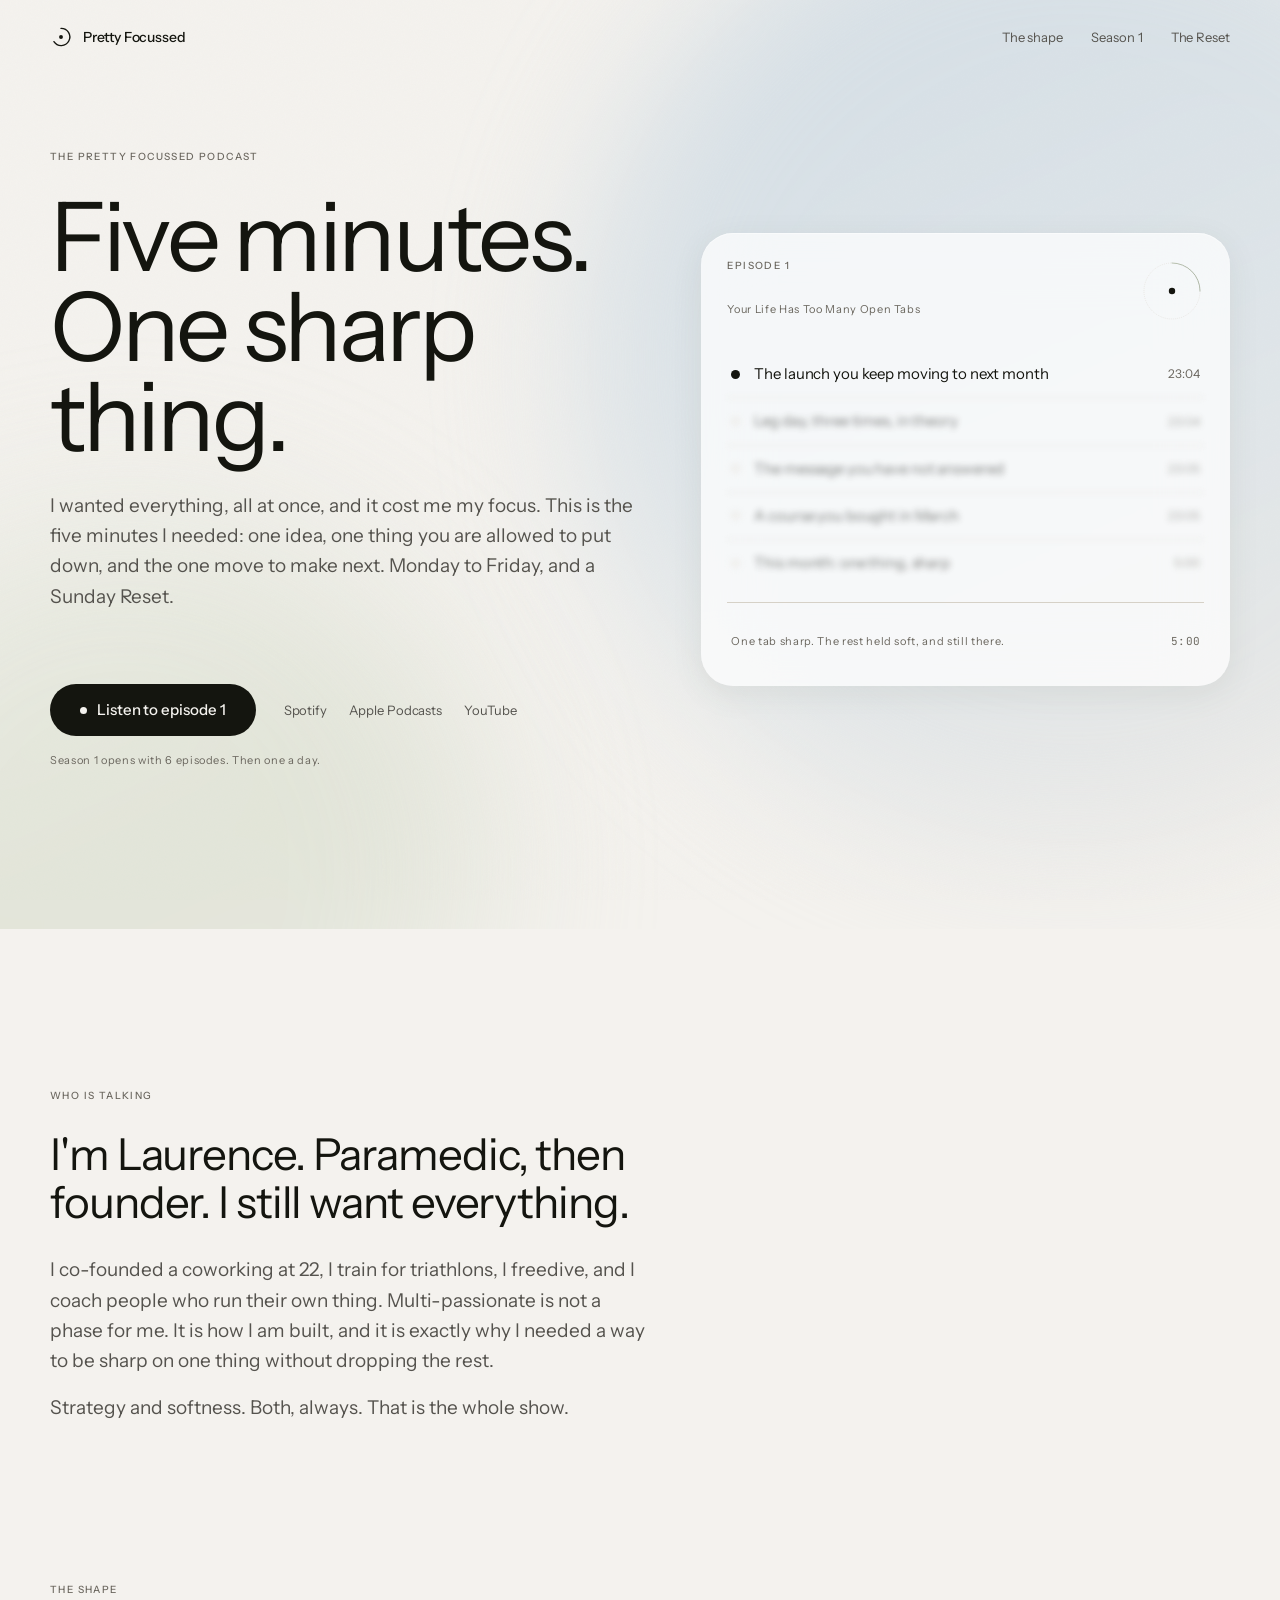
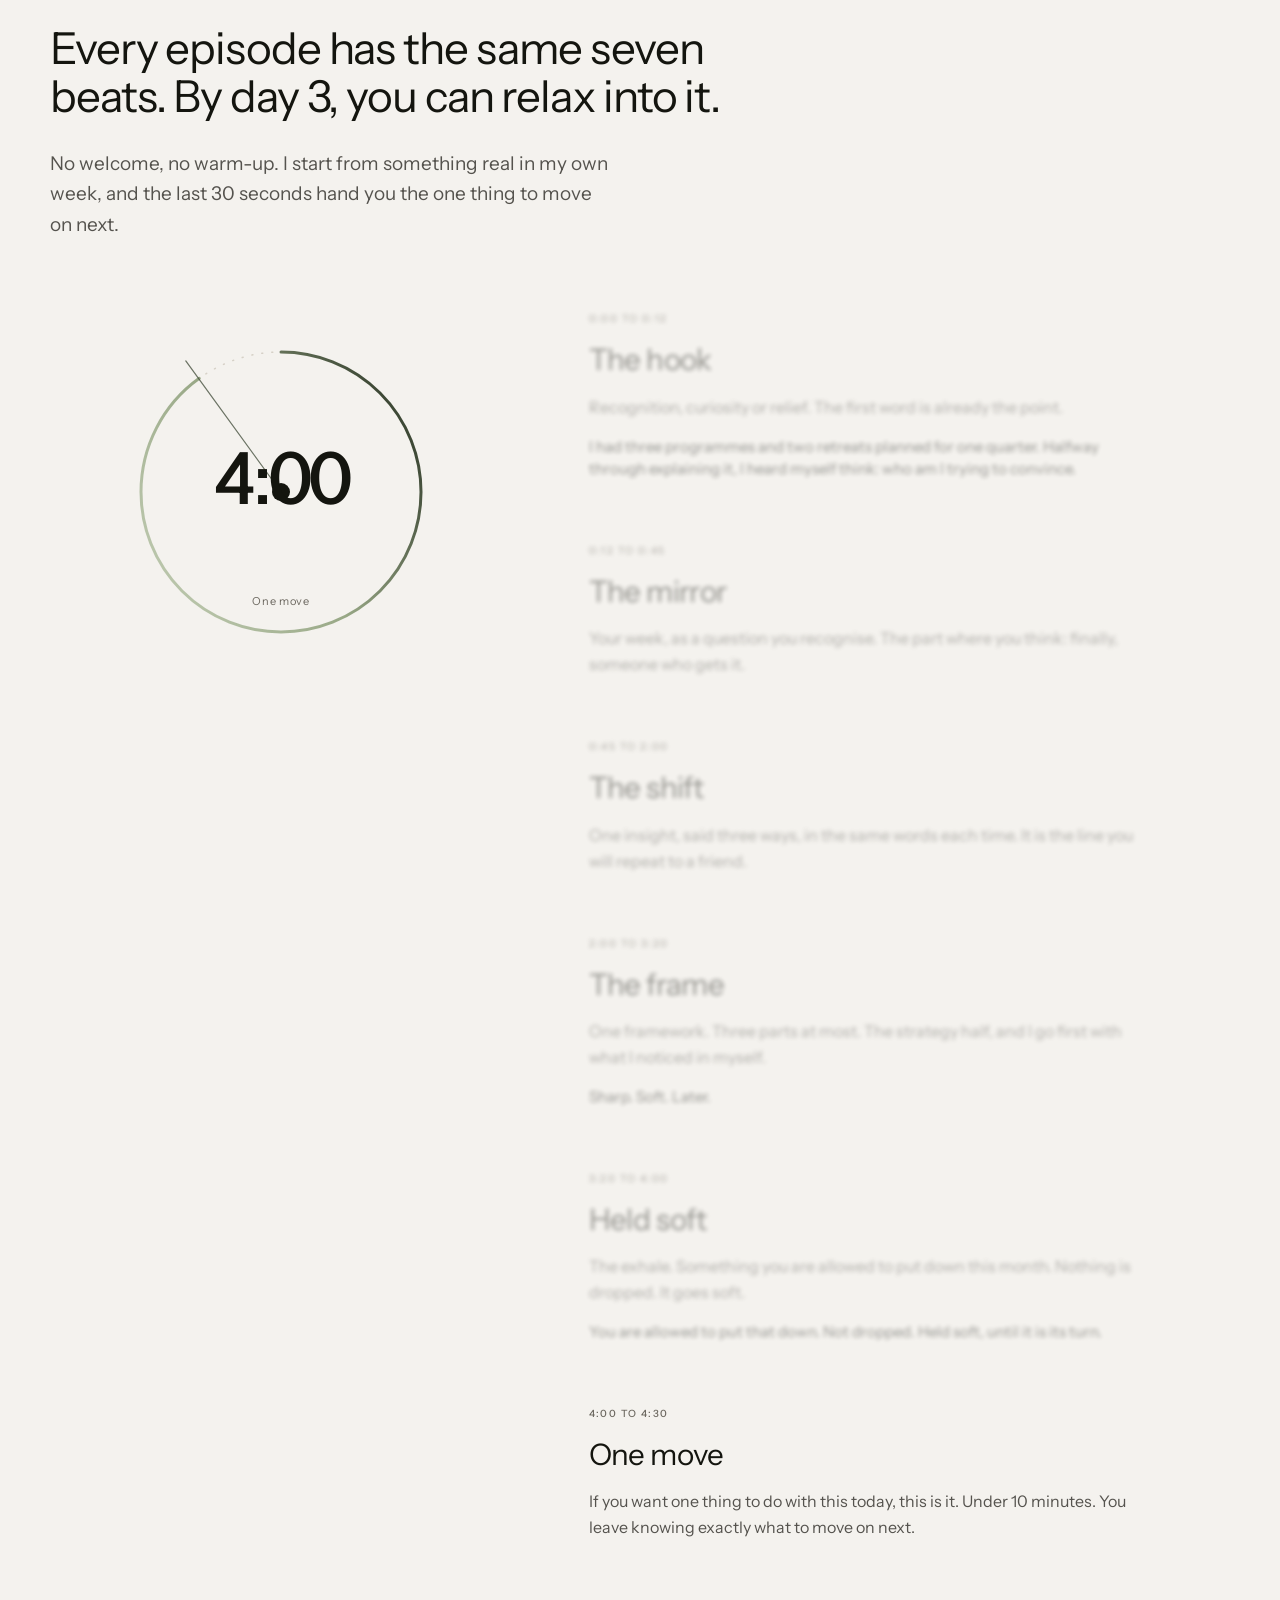
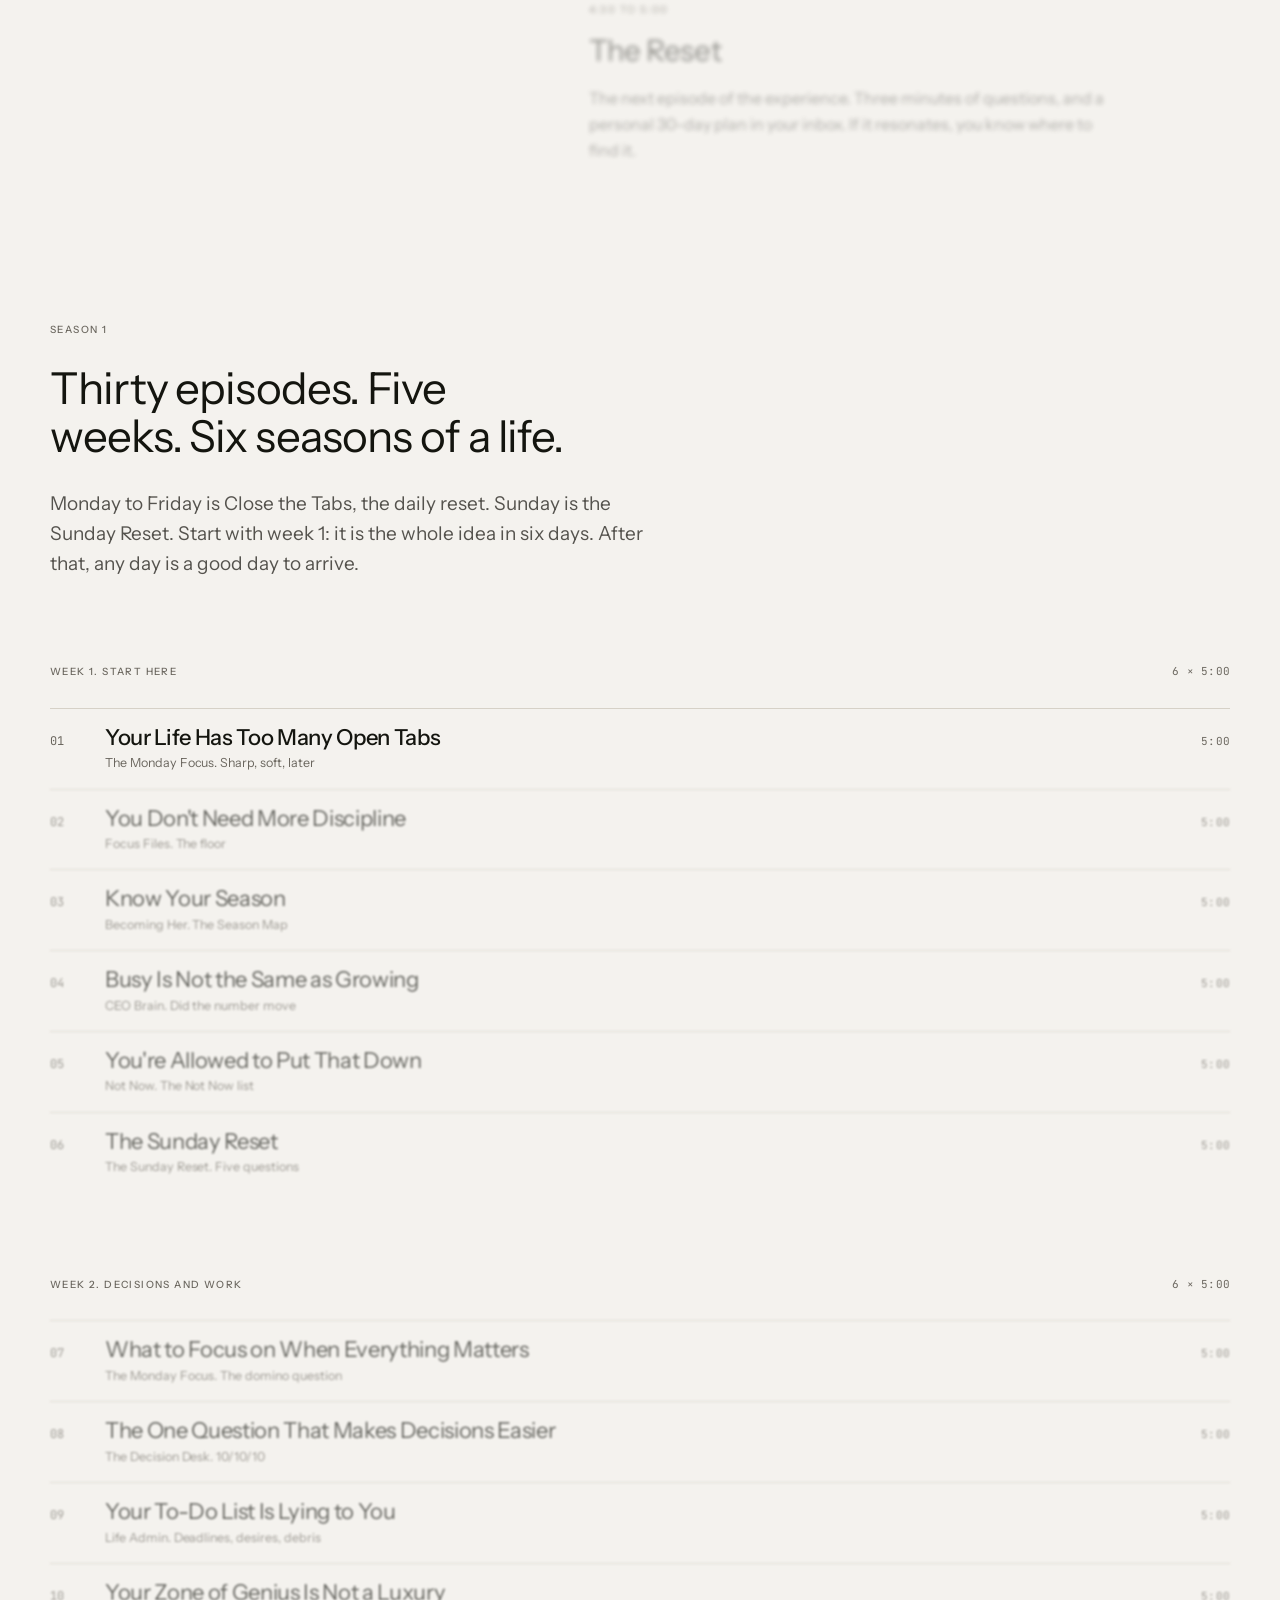
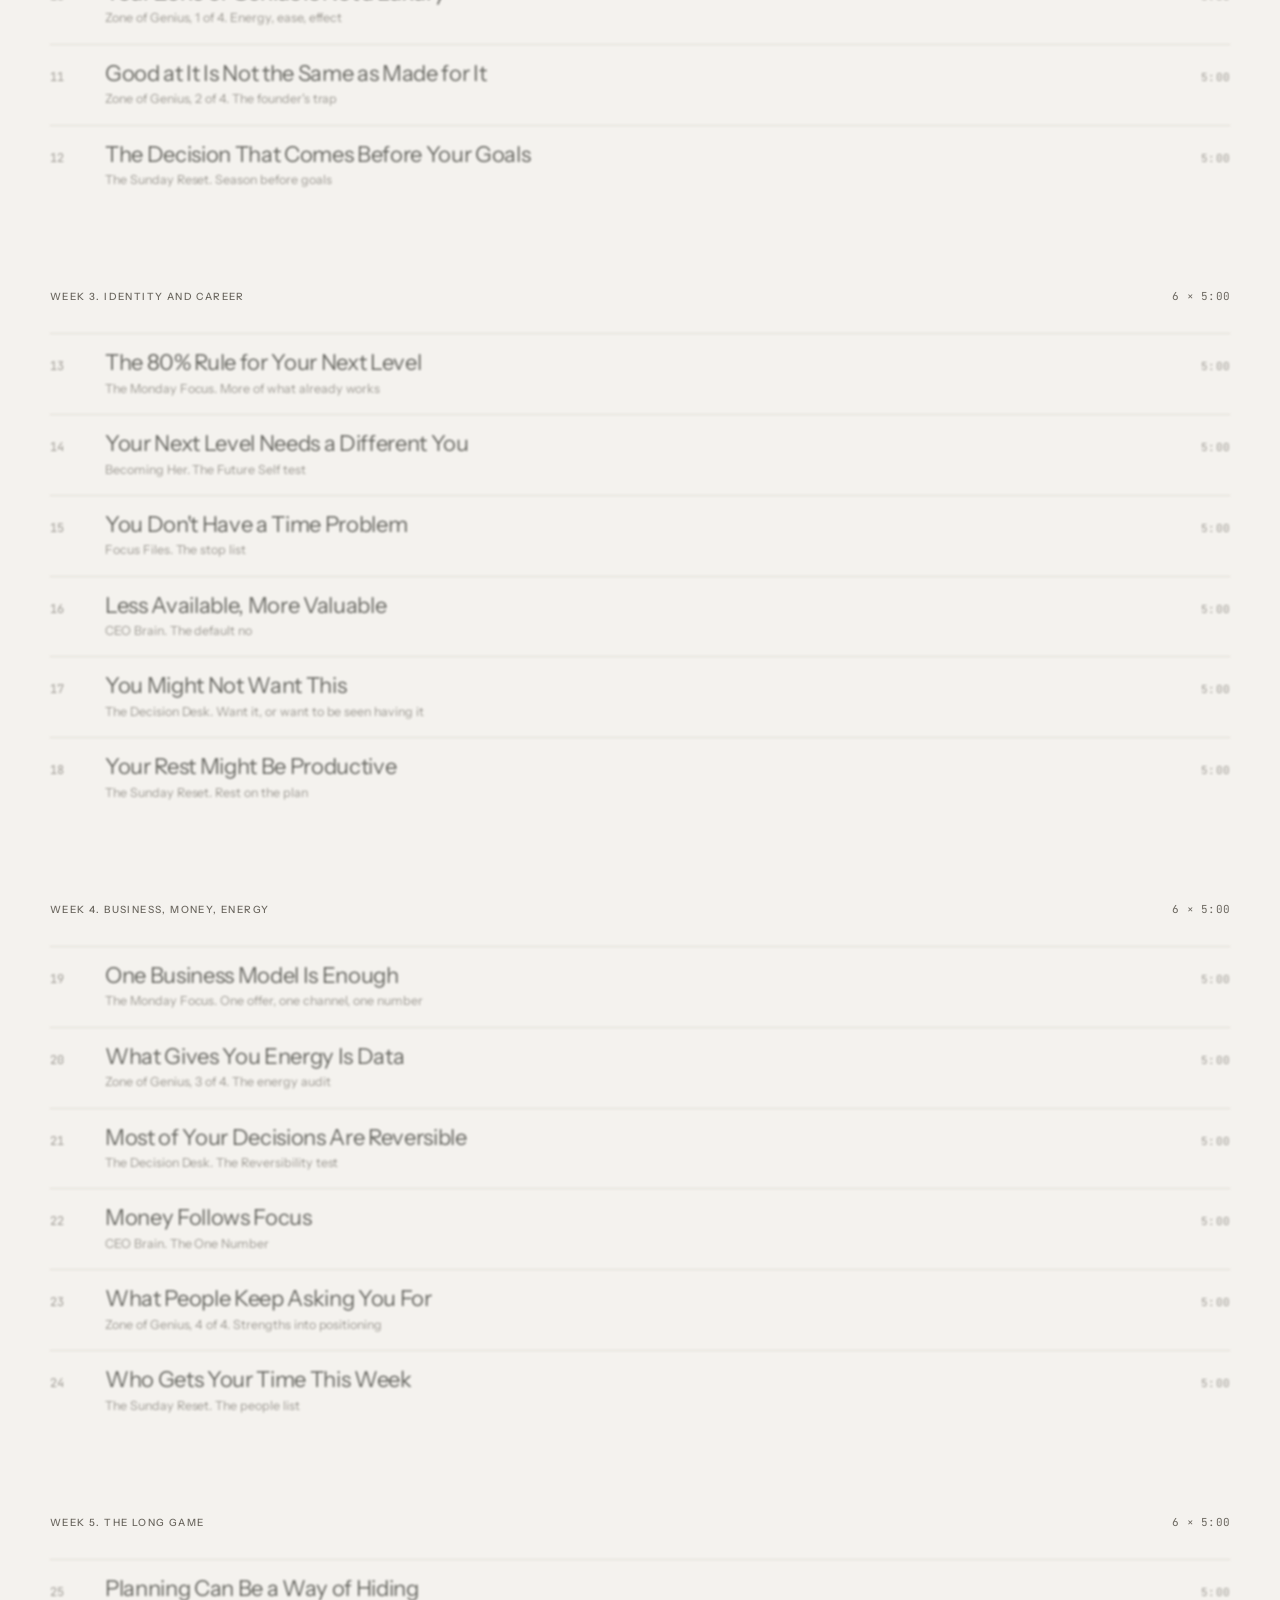
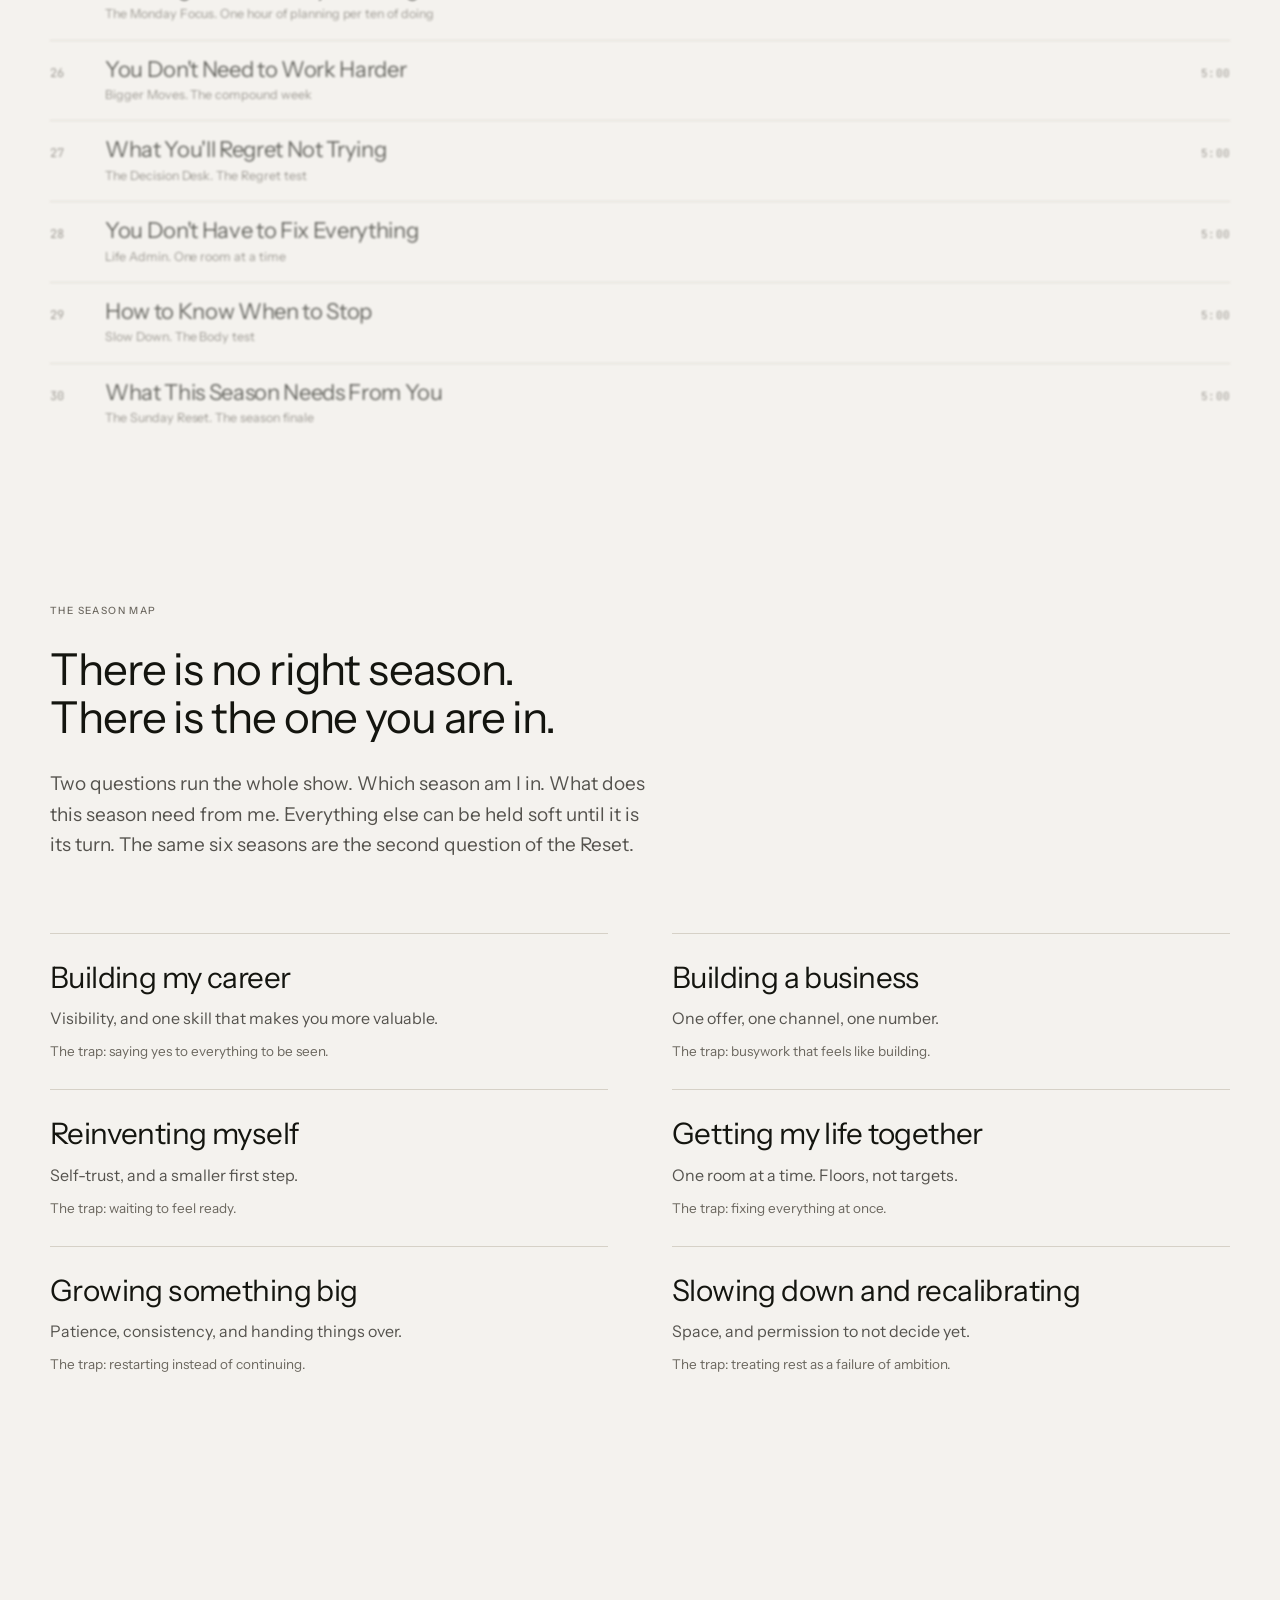
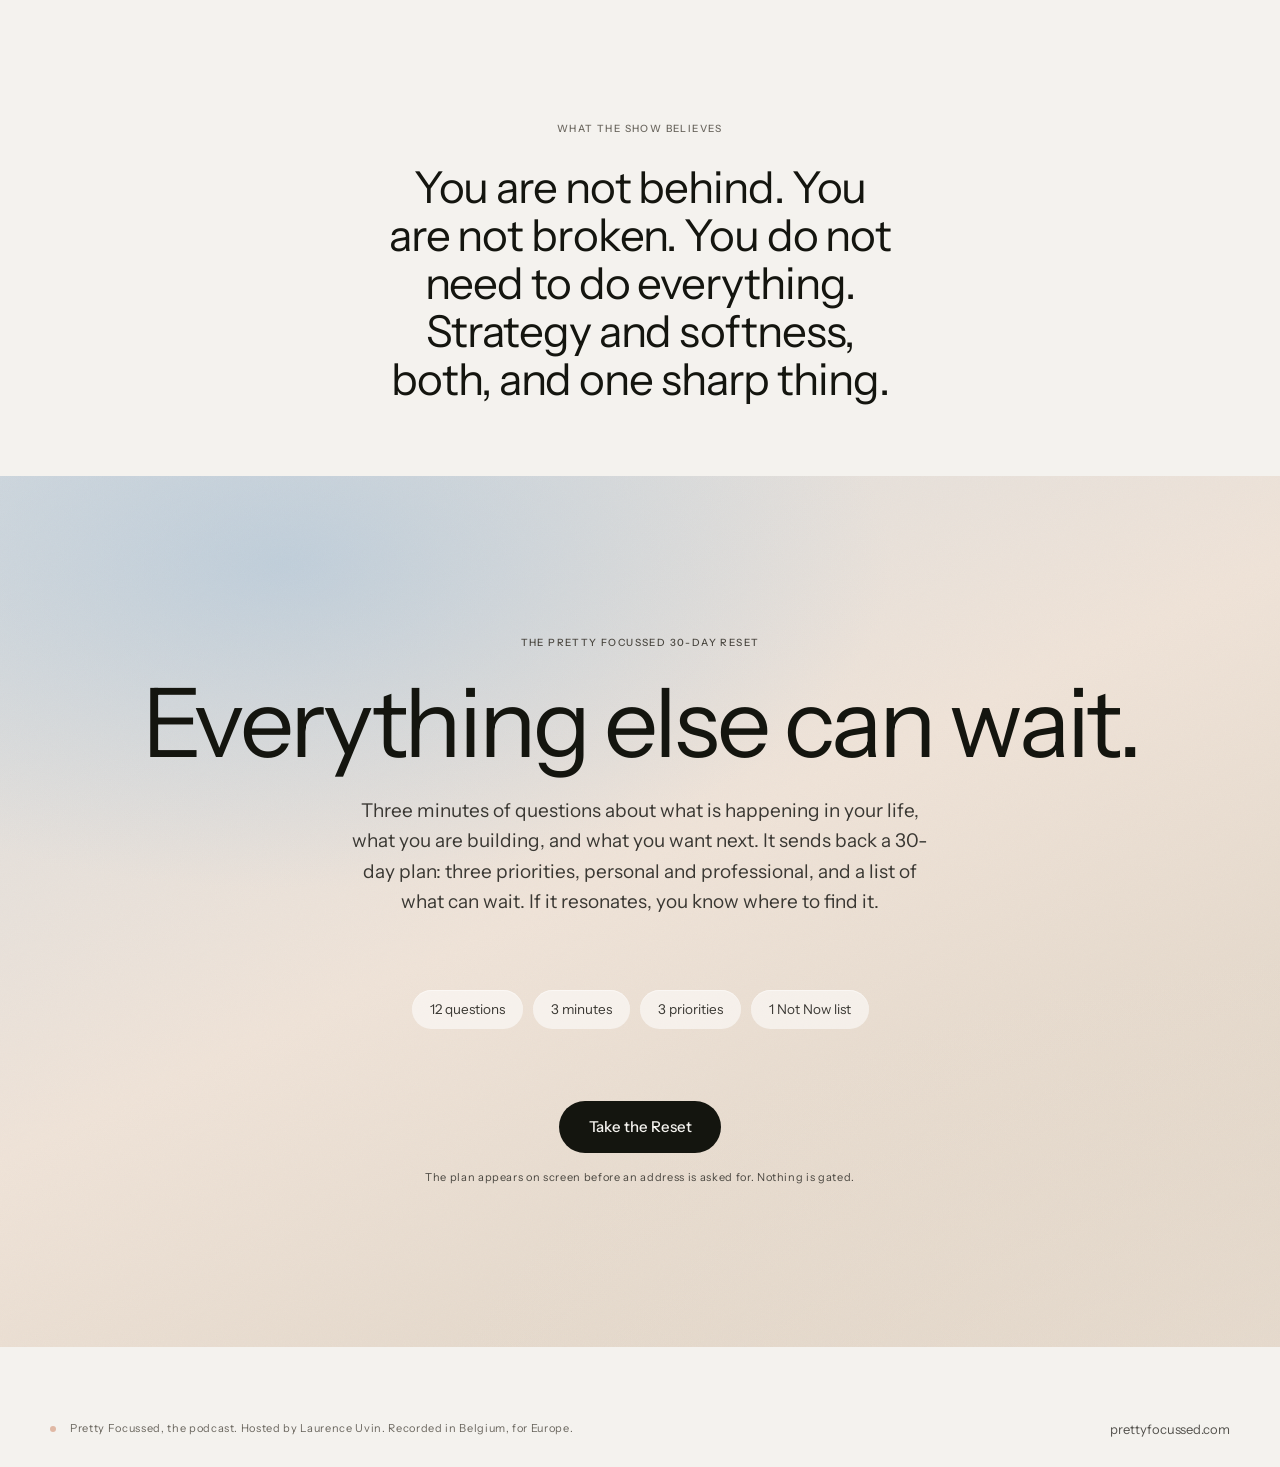
<file: podcast.html>
<!doctype html>
<html lang="en" data-ground="plaster">
<head>
<meta charset="utf-8">
<meta name="viewport" content="width=device-width, initial-scale=1">
<title>The Pretty Focussed Podcast</title>
<meta name="description" content="Pretty Focussed is a five-minute daily podcast, from the app of the same name. One idea, one framework, one thing to put down, one move. For ambitious people who want a big life without working on everything at once.">
<meta property="og:title" content="The Pretty Focussed Podcast">
<meta property="og:description" content="Five minutes. One sharp thing. A daily reset from Pretty Focussed.">
<meta property="og:type" content="website">
<link rel="icon" href="favicon.svg" type="image/svg+xml">
<link rel="preconnect" href="https://fonts.googleapis.com">
<link rel="preconnect" href="https://fonts.gstatic.com" crossorigin>
<link href="https://fonts.googleapis.com/css2?family=Instrument+Sans:wght@400;500&family=JetBrains+Mono:wght@400&display=swap" rel="stylesheet">
<style>
/* ============================================================
   PRETTY FOCUSSED — the podcast page
   Same stack as home.html. Tokens verbatim from
   design-system/design-tokens.md. Light Bone only: the page
   commits to one world and does not follow the OS setting.
   ============================================================ */
:root{
  color-scheme:light;
  --pf-bone:#F4F2EE; --pf-paper:#EAE7E1; --pf-stone:#D6D1C7; --pf-ash:#9A968E;
  --pf-slate-400:#6B675F; --pf-slate-600:#55534E; --pf-ink:#14150F;
  --pf-sage-100:#E2E7DA; --pf-sage-200:#C6D0B8; --pf-sage-400:#98A886;
  --pf-sage-600:#6E7F5E; --pf-sage-800:#3E4936;
  --pf-sky:#A6C1D8; --pf-mist:#CBD9E4; --pf-sand:#D8CDBD;
  --pf-shell:#EFE3D8; --pf-flush:#E0B8A4;

  --ground-s0:#F4F2EE; --ground-s1:#E4EBF3;
  --color-background-primary:var(--ground-s0);
  --color-surface-default:color-mix(in srgb, var(--color-background-primary) 86%, var(--pf-stone) 14%);
  --color-surface-elevated:color-mix(in srgb, var(--color-background-primary) 55%, #fff 45%);
  --color-surface-glass:rgb(255 255 255 / .72);
  --color-border-glass:rgb(255 255 255 / .45);

  --color-text-primary:var(--pf-ink);
  --color-text-secondary:var(--pf-slate-600);
  --color-text-muted:var(--pf-slate-400);
  --color-text-disabled:var(--pf-ash);
  --color-text-brand:var(--pf-sage-800);
  --color-action-primary:var(--pf-ink);
  --color-action-primary-text:var(--pf-bone);
  --color-border-default:var(--pf-stone);
  --color-border-focus:rgb(20 21 15 / .40);

  --plate-cool:rgb(166 193 216 / .55);
  --plate-warm:rgb(239 227 216 / .72);
  --plate-lastlight:linear-gradient(155deg,#CBD9E4 0%,#EFE3D8 48%,#D8CDBD 88%,#EFE3D8 100%);
  --plate-field:linear-gradient(155deg,#E2E7DA 0%,#C6D0B8 55%,#F4F2EE 100%);
  --field-opacity:.5;

  --font-display:'Aeonik','Instrument Sans',system-ui,sans-serif;
  --font-body:'Aeonik','Instrument Sans',system-ui,sans-serif;
  --font-mono:'Aeonik Mono','JetBrains Mono',ui-monospace,monospace;

  --type-display:clamp(2.75rem,1.2rem + 6.4vw,6rem);
  --type-h2:clamp(1.6875rem,1.1rem + 2.5vw,2.75rem);
  --type-h3:clamp(1.375rem,1.05rem + 1vw,1.875rem);
  --type-body-lg:clamp(1.0625rem,1rem + .3vw,1.1875rem);
  --type-caption:.6875rem; --type-overline:.625rem;
  --type-numeric-xl:clamp(3rem,1.6rem + 4vw,4.5rem);
  --track-display:-.035em; --track-h2:-.025em; --track-h3:-.02em;
  --track-caption:.06em; --track-overline:.14em;

  --space-bound:8px; --space-related:16px; --space-grouped:28px;
  --space-separated:72px; --space-chaptered:160px;
  --radius-pill:999px; --radius-input:14px; --radius-card:20px; --radius-panel:24px; --radius-sheet:32px;

  --shadow-sm:0 1px 2px rgb(62 73 54 / .04);
  --shadow-md:0 4px 16px rgb(62 73 54 / .06);
  --shadow-lg:0 8px 32px rgb(62 73 54 / .08);
  --shadow-glass:inset 0 1px 0 rgb(255 255 255 / .45), 0 8px 32px rgb(62 73 54 / .08);

  --ease-out:cubic-bezier(.23,1,.32,1);
  --duration-press:120ms; --duration-fast:160ms; --duration-base:200ms; --duration-slow:260ms;
  --blur-peripheral:3px; --blur-glass:32px; --opacity-peripheral:.55;

  --noise:url("data:image/svg+xml,%3Csvg xmlns='http://www.w3.org/2000/svg' width='180' height='180'%3E%3Cfilter id='n'%3E%3CfeTurbulence type='fractalNoise' baseFrequency='.85' numOctaves='4' stitchTiles='stitch'/%3E%3C/filter%3E%3Crect width='100%25' height='100%25' filter='url(%23n)' opacity='.9'/%3E%3C/svg%3E");
}

*,*::before,*::after{box-sizing:border-box}
html{-webkit-text-size-adjust:100%; scroll-behavior:smooth}
body{
  margin:0; font:400 16px/1.625 var(--font-body);
  color:var(--color-text-primary); background:var(--ground-s0);
  -webkit-font-smoothing:antialiased; -moz-osx-font-smoothing:grayscale; overflow-x:hidden;
}
body::before{content:''; position:fixed; inset:0; z-index:0; pointer-events:none; background-image:var(--noise); opacity:.03; mix-blend-mode:multiply}
img,svg{display:block; max-width:100%}
::selection{background:var(--pf-sage-200); color:var(--pf-ink)}
:focus-visible{outline:2px solid var(--color-border-focus); outline-offset:3px; border-radius:var(--radius-input)}
a{color:inherit}

/* ---- type roles ---- */
.overline{font-size:var(--type-overline); letter-spacing:var(--track-overline); text-transform:uppercase; color:var(--color-text-muted); font-weight:500; line-height:1.4; margin:0}
.caption{font-size:var(--type-caption); letter-spacing:var(--track-caption); color:var(--color-text-muted); line-height:1.55; margin:0}
.display{font-family:var(--font-display); font-size:var(--type-display); line-height:.94; letter-spacing:var(--track-display); font-weight:400; margin:0; text-wrap:balance}
.h2{font-family:var(--font-display); font-size:var(--type-h2); line-height:1.09; letter-spacing:var(--track-h2); font-weight:400; margin:0; text-wrap:balance}
.h3{font-family:var(--font-display); font-size:var(--type-h3); line-height:1.2; letter-spacing:var(--track-h3); font-weight:400; margin:0; text-wrap:balance}
.lede{font-size:var(--type-body-lg); line-height:1.6; color:var(--color-text-secondary); margin:0; max-width:46ch; text-wrap:pretty}
.body{margin:0; color:var(--color-text-secondary); max-width:56ch; text-wrap:pretty}
.num{font-variant-numeric:tabular-nums; letter-spacing:-.04em; font-weight:500; font-family:var(--font-display)}
.unit{font-family:var(--font-mono); font-size:.35em; color:var(--color-text-muted); margin-left:.4em; letter-spacing:.02em; font-weight:400}
.mono{font-family:var(--font-mono); font-size:11px; letter-spacing:.02em; color:var(--color-text-muted); font-variant-numeric:tabular-nums}

/* ---- layout ---- */
.wrap{width:min(1180px, calc(100% - 48px)); margin-inline:auto; position:relative; z-index:1}
section{position:relative}
.band{padding:var(--space-chaptered) 0}
@media (max-width:760px){.band{padding:104px 0}}

.fieldA,.fieldB{position:absolute; pointer-events:none; z-index:0; border-radius:50%}
.fieldA{inset:-14% -22% auto auto; width:min(78vw,980px); aspect-ratio:1;
  background:linear-gradient(155deg,#A6C1D8 0%,#CBD9E4 42%,#EFE3D8 78%,#F4F2EE 100%);
  background-size:180% 180%; background-position:30% 20%; filter:blur(72px); opacity:var(--field-opacity)}
.fieldB{left:-18%; bottom:-32%; width:min(60vw,720px); aspect-ratio:1; background:var(--plate-field); filter:blur(84px); opacity:calc(var(--field-opacity) * .84)}

/* ---- nav: no filled button here ---- */
.nav{position:absolute; top:0; left:0; right:0; z-index:20; padding:26px 0}
.nav-in{display:flex; align-items:center; justify-content:space-between; gap:24px}
.mark{display:flex; align-items:center; gap:11px; text-decoration:none; color:inherit}
.mark span{font-size:14px; letter-spacing:-.012em; font-weight:500}
.nav-links{display:flex; align-items:center; gap:28px}
.quiet{font-size:13px; color:var(--color-text-secondary); text-decoration:none; letter-spacing:-.005em; transition:color var(--duration-fast) var(--ease-out)}
@media (hover:hover) and (pointer:fine){.quiet:hover{color:var(--color-text-primary)}}
@media (max-width:700px){.nav-links .hide-sm{display:none}}

/* ---- hero ---- */
.hero{position:relative; padding:150px 0 var(--space-chaptered); overflow:hidden}
.hero-grid{display:grid; grid-template-columns:minmax(0,1fr) minmax(0,.9fr); gap:clamp(40px,5vw,88px); align-items:center}
@media (max-width:940px){.hero-grid{grid-template-columns:1fr; gap:64px} .hero{padding:120px 0 104px}}
.hero-copy{max-width:38rem}
.hero .overline{margin-bottom:var(--space-grouped)}
.hero .display{margin-bottom:var(--space-grouped)}
.hero .lede{margin-bottom:var(--space-separated)}
.display .ln{display:block}
.rise{animation:rise 600ms var(--ease-out) both}
@keyframes rise{from{opacity:0; transform:translateY(14px); filter:blur(10px)} to{opacity:1; transform:none; filter:blur(0)}}
.r1{animation-delay:0ms} .r2{animation-delay:60ms} .r3{animation-delay:130ms} .r4{animation-delay:210ms} .r5{animation-delay:290ms}

.btn{
  display:inline-flex; align-items:center; gap:10px; text-decoration:none;
  border:0; cursor:pointer; border-radius:var(--radius-pill); padding:17px 30px;
  font:500 15px/1.2 var(--font-body); letter-spacing:-.005em;
  background:var(--color-action-primary); color:var(--color-action-primary-text);
  transition:transform var(--duration-press) var(--ease-out), opacity var(--duration-fast) var(--ease-out);
}
.btn:active{transform:scale(.97)}
@media (hover:hover) and (pointer:fine){.btn:hover{opacity:.9}}
.btn .dot{width:7px; height:7px; border-radius:50%; background:currentColor}
.actions{display:flex; align-items:center; gap:14px 28px; flex-wrap:wrap}
.stores{display:flex; align-items:center; gap:22px; flex-wrap:wrap}
.stores .quiet{padding-block:10px}
.hero .caption{margin-top:var(--space-related)}

/* the tabs: the name of the show, drawn. one sharp, the rest held soft */
.panel{position:relative; border-radius:var(--radius-sheet); padding:26px 26px 14px;
  background:var(--color-surface-glass); backdrop-filter:blur(var(--blur-glass)) saturate(1.2); -webkit-backdrop-filter:blur(var(--blur-glass)) saturate(1.2);
  box-shadow:var(--shadow-glass)}
.panel-head{display:flex; align-items:flex-start; justify-content:space-between; gap:20px; margin-bottom:var(--space-grouped)}
.ring{width:64px; height:64px; flex:none}
.ring svg{width:100%; height:100%; overflow:visible}
.ap-track{fill:none; stroke:var(--color-border-default); stroke-width:2; stroke-dasharray:1 9; stroke-linecap:round}
.ap-val{fill:none; stroke:url(#depth); stroke-width:2.5; stroke-linecap:round; stroke-dasharray:733 880; stroke-dashoffset:733; animation:sweep 900ms var(--ease-out) 420ms forwards}
@keyframes sweep{to{stroke-dashoffset:513}}
.ap-dot{fill:var(--color-text-primary)}
.tabs{list-style:none; margin:0; padding:0}
.tab{display:grid; grid-template-columns:auto 1fr auto; align-items:center; gap:14px; padding:13px 4px; border-top:1px solid var(--color-border-default);
  opacity:var(--opacity-peripheral); filter:blur(var(--blur-peripheral)); transition:opacity 420ms var(--ease-out), filter 420ms var(--ease-out); cursor:default}
.tab:first-child{border-top:0}
.tab.is-focal{opacity:1; filter:blur(0)}
.tab .o{width:9px; height:9px; border-radius:50%; background:var(--color-surface-default); box-shadow:inset 0 0 0 1px var(--color-border-default)}
.tab.is-focal .o{background:var(--color-text-primary); box-shadow:none}
.tab .v{font-size:15px; line-height:1.35; letter-spacing:-.008em; margin:0}
.tab .t{font-size:12px; color:var(--color-text-muted); white-space:nowrap}
.panel-foot{margin-top:var(--space-related); padding:14px 4px 10px; border-top:1px solid var(--color-border-default); display:flex; justify-content:space-between; gap:16px; align-items:baseline; flex-wrap:wrap}
html:not(.js) .tab,html:not(.js) .ep,html:not(.js) .beat{opacity:1; filter:none}

/* ---- the shape: five minutes on the dial ---- */
.shape-grid{display:grid; grid-template-columns:minmax(0,.72fr) minmax(0,1fr); gap:clamp(40px,6vw,110px); align-items:start}
@media (max-width:940px){.shape-grid{grid-template-columns:1fr; gap:48px}}
.sticky{position:sticky; top:calc(50vh - 190px)}
@media (max-width:940px){.sticky{position:static}}
.dial{width:min(360px,80%); margin-inline:auto; position:relative}
@media (max-width:940px){.dial{width:min(260px,70%)}}
.dial svg{width:100%; height:auto; overflow:visible}
.d-track{fill:none; stroke:var(--color-border-default); stroke-width:1.5; stroke-dasharray:1 9; stroke-linecap:round}
.d-seg{fill:none; stroke:url(#depth2); stroke-width:3; stroke-linecap:round; transition:stroke-dashoffset 520ms var(--ease-out)}
.d-needle{stroke:var(--color-text-brand); stroke-width:1.25; stroke-linecap:round; opacity:.75; transform-origin:180px 180px; transition:transform 520ms var(--ease-out)}
.dial-face{position:absolute; inset:0; display:grid; place-content:center; text-align:center; gap:10px}
.dial-face .num{font-size:var(--type-numeric-xl); line-height:.9}
.dial-face .num,.dial-face .caption{transition:opacity 180ms var(--ease-out), filter 180ms var(--ease-out)}
.dial-face.swap .num,.dial-face.swap .caption{opacity:.35; filter:blur(3px)}
.beats{list-style:none; margin:0; padding:0; display:flex; flex-direction:column; gap:clamp(44px,7vh,88px)}
.beat{opacity:.42; filter:blur(2px); transition:opacity 500ms var(--ease-out), filter 500ms var(--ease-out); max-width:34rem}
.beat.is-focal{opacity:1; filter:blur(0)}
@media (hover:hover) and (pointer:fine){.beat:hover,.beat:focus-within{opacity:1; filter:blur(0)}}
.beat .overline{margin-bottom:var(--space-related)}
.beat .h3{margin-bottom:var(--space-related)}
.beat q{quotes:none; display:block; margin-top:var(--space-related); color:var(--color-text-primary); font-size:15px; line-height:1.5}

/* ---- season 1: the slate. a list, never a grid of equal cards ---- */
.slate{margin-top:var(--space-separated)}
.week{margin-top:var(--space-separated)}
.week:first-child{margin-top:0}
.week-head{display:flex; align-items:baseline; justify-content:space-between; gap:16px; margin-bottom:var(--space-related)}
.eps{list-style:none; margin:0; padding:0}
.ep{display:grid; grid-template-columns:3ch minmax(0,1fr) auto; gap:10px 22px; align-items:baseline; padding:15px 0; border-top:1px solid var(--color-border-default);
  opacity:.62; filter:blur(1px); transition:opacity 420ms var(--ease-out), filter 420ms var(--ease-out)}
.ep.is-focal{opacity:1; filter:blur(0)}
@media (hover:hover) and (pointer:fine){.eps:hover .ep{opacity:.5; filter:blur(1.5px)} .eps .ep:hover{opacity:1; filter:blur(0)}}
.ep .n{font-family:var(--font-mono); font-size:12px; color:var(--color-text-muted); letter-spacing:.02em}
.ep .ttl{margin:0; font-size:clamp(1.0625rem, 1rem + .5vw, 1.375rem); letter-spacing:-.015em; line-height:1.25; font-family:var(--font-display)}
.ep .ser{margin:2px 0 0; font-size:12.5px; color:var(--color-text-muted); letter-spacing:-.003em}
.ep .len{font-family:var(--font-mono); font-size:11px; color:var(--color-text-muted); letter-spacing:.02em; white-space:nowrap}
.ep.is-focal .ttl{font-weight:500}
@media (max-width:640px){.ep{grid-template-columns:3ch minmax(0,1fr)} .ep .len{display:none}}

/* ---- the six seasons ---- */
.seasons{list-style:none; margin:var(--space-separated) 0 0; padding:0; display:grid; grid-template-columns:minmax(0,1fr) minmax(0,1fr); gap:0 clamp(32px,5vw,96px)}
@media (max-width:860px){.seasons{grid-template-columns:1fr}}
.season{padding:26px 0; border-top:1px solid var(--color-border-default); transition:opacity 420ms var(--ease-out), filter 420ms var(--ease-out)}
.season .h3{margin-bottom:10px}
.season p{margin:0; color:var(--color-text-secondary); max-width:42ch; text-wrap:pretty}
.season .trap{margin-top:10px; font-size:13.5px; color:var(--color-text-muted)}
@media (hover:hover) and (pointer:fine){.seasons:hover .season{opacity:var(--opacity-peripheral); filter:blur(2px)} .seasons .season:hover{opacity:1; filter:blur(0)}}

/* ---- breathe, close, foot ---- */
.breathe{padding:var(--space-chaptered) 0 var(--space-separated); text-align:center}
.breathe .h2{max-width:20ch; margin-inline:auto}
.close{position:relative; overflow:hidden; padding:var(--space-chaptered) 0}
.close::before{content:''; position:absolute; inset:0; z-index:0;
  background-image:radial-gradient(70% 55% at 22% 10%, var(--plate-cool), transparent 68%), radial-gradient(62% 50% at 84% 88%, var(--plate-warm), transparent 72%), var(--plate-lastlight);
  background-size:auto,180% 180%,170% 170%; background-position:center}
.close::after{content:''; position:absolute; inset:0; z-index:0; background-image:var(--noise); opacity:.035; mix-blend-mode:multiply; pointer-events:none}
.close .wrap{text-align:center}
.close .overline{color:#4A4740; margin-bottom:var(--space-grouped)}
.close .display{margin-bottom:var(--space-grouped); color:var(--pf-ink)}
.close .lede{margin-inline:auto; margin-bottom:var(--space-separated); color:#3A3833}
.close .caption{color:#4A4740; margin-top:var(--space-related)}
.close .btn{background:var(--pf-ink); color:var(--pf-bone)}
.steps{list-style:none; margin:0 auto var(--space-separated); padding:0; display:flex; justify-content:center; gap:10px; flex-wrap:wrap}
.steps li{border-radius:var(--radius-pill); padding:9px 18px; font-size:13.5px; background:rgb(255 255 255 / .55); color:#3A3833; box-shadow:inset 0 1px 0 rgb(255 255 255 / .45)}
.foot{padding:var(--space-separated) 0 var(--space-grouped)}
.foot-in{display:flex; align-items:center; justify-content:space-between; gap:24px; flex-wrap:wrap}
.foot .fdot{width:6px; height:6px; border-radius:50%; background:var(--pf-flush)}
.foot-l{display:flex; align-items:center; gap:14px}

@media (max-width:760px){.nav{padding:14px 0} .nav .quiet,.mark{display:inline-flex; align-items:center; padding-block:12px}}
@media (prefers-reduced-motion:reduce){
  html{scroll-behavior:auto}
  *,*::before,*::after{animation-duration:.01ms !important; animation-iteration-count:1 !important; transition-duration:.01ms !important}
  .tab,.beat,.ep,.season{opacity:1 !important; filter:none !important}
}
</style>
</head>
<body>
<script>document.documentElement.classList.add("js")</script>

<svg width="0" height="0" aria-hidden="true" style="position:absolute">
  <defs>
    <linearGradient id="depth" x1="0" y1="0" x2=".62" y2="1"><stop offset="0%" stop-color="#C6D0B8"/><stop offset="62%" stop-color="#98A886"/><stop offset="100%" stop-color="#6E7F5E"/></linearGradient>
    <linearGradient id="depth2" x1="0" y1="0" x2=".62" y2="1"><stop offset="0%" stop-color="#C6D0B8"/><stop offset="55%" stop-color="#98A886"/><stop offset="100%" stop-color="#3E4936"/></linearGradient>
  </defs>
</svg>

<nav class="nav" aria-label="Primary">
  <div class="wrap nav-in">
    <a class="mark" href="https://prettyfocussed.com" aria-label="Pretty Focussed, home">
      <svg width="22" height="22" viewBox="0 0 24 24" aria-hidden="true"><path d="M12 2.6 A9.4 9.4 0 1 1 4.3 17.1" fill="none" stroke="currentColor" stroke-width="1.5" stroke-linecap="round"/><circle cx="12" cy="12" r="2.1" fill="currentColor"/></svg>
      <span>Pretty Focussed</span>
    </a>
    <div class="nav-links">
      <a class="quiet hide-sm" href="#shape">The shape</a>
      <a class="quiet hide-sm" href="#season">Season 1</a>
      <a class="quiet" href="#reset">The Reset</a>
    </div>
  </div>
</nav>

<header class="hero" id="top">
  <div class="fieldA" aria-hidden="true"></div>
  <div class="fieldB" aria-hidden="true"></div>
  <div class="wrap hero-grid">
    <div class="hero-copy">
      <p class="overline rise r1">The Pretty Focussed podcast</p>
      <h1 class="display rise r2"><span class="ln">Five minutes.</span><span class="ln">One sharp thing.</span></h1>
      <p class="lede rise r3">I wanted everything, all at once, and it cost me my focus. This is the five minutes I needed: one idea, one thing you are allowed to put down, and the one move to make next. Monday to Friday, and a Sunday Reset.</p>
      <div class="actions rise r4">
        <a class="btn" id="cta-listen" href="#season"><span class="dot" aria-hidden="true"></span>Listen to episode 1</a>
        <div class="stores">
          <a class="quiet" data-store="spotify" href="#">Spotify</a>
          <a class="quiet" data-store="apple" href="#">Apple Podcasts</a>
          <a class="quiet" data-store="youtube" href="#">YouTube</a>
        </div>
      </div>
      <p class="caption rise r4">Season 1 opens with 6 episodes. Then one a day.</p>
    </div>

    <div class="panel rise r5" aria-label="What an episode does">
      <div class="panel-head">
        <div>
          <p class="overline">Episode 1</p>
          <p class="caption" style="margin-top:6px">Your Life Has Too Many Open Tabs</p>
        </div>
        <div class="ring" aria-hidden="true">
          <svg viewBox="0 0 320 320"><circle class="ap-track" cx="160" cy="160" r="140" transform="rotate(-90 160 160)"/><circle class="ap-val" cx="160" cy="160" r="140" transform="rotate(-90 160 160)"/><circle class="ap-dot" cx="160" cy="160" r="16"/></svg>
        </div>
      </div>
      <ul class="tabs" id="tabs">
        <li class="tab" data-i="0"><span class="o" aria-hidden="true"></span><p class="v">The launch you keep moving to next month</p><span class="t">23:04</span></li>
        <li class="tab" data-i="1"><span class="o" aria-hidden="true"></span><p class="v">Leg day, three times, in theory</p><span class="t">23:04</span></li>
        <li class="tab" data-i="2"><span class="o" aria-hidden="true"></span><p class="v">The message you have not answered</p><span class="t">23:05</span></li>
        <li class="tab" data-i="3"><span class="o" aria-hidden="true"></span><p class="v">A course you bought in March</p><span class="t">23:05</span></li>
        <li class="tab is-focal" data-i="4"><span class="o" aria-hidden="true"></span><p class="v">This month: one thing, sharp</p><span class="t">5:00</span></li>
      </ul>
      <div class="panel-foot">
        <p class="caption">One tab sharp. The rest held soft, and still there.</p>
        <p class="mono">5:00</p>
      </div>
    </div>
  </div>
</header>

<!-- ============================================================ -->
<section class="band" id="who" style="padding-bottom:0">
  <div class="wrap">
    <div style="max-width:44rem">
      <p class="overline" style="margin-bottom:var(--space-grouped)">Who is talking</p>
      <h2 class="h2">I'm Laurence. Paramedic, then founder. I still want everything.</h2>
      <p class="lede" style="margin-top:var(--space-grouped)">I co-founded a coworking at 22, I train for triathlons, I freedive, and I coach people who run their own thing. Multi-passionate is not a phase for me. It is how I am built, and it is exactly why I needed a way to be sharp on one thing without dropping the rest.</p>
      <p class="lede" style="margin-top:var(--space-related)">Strategy and softness. Both, always. That is the whole show.</p>
    </div>
  </div>
</section>

<!-- ============================================================ -->
<section class="band" id="shape">
  <div class="wrap">
    <div style="max-width:44rem">
      <p class="overline" style="margin-bottom:var(--space-grouped)">The shape</p>
      <h2 class="h2">Every episode has the same seven beats. By day 3, you can relax into it.</h2>
      <p class="lede" style="margin-top:var(--space-grouped)">No welcome, no warm-up. I start from something real in my own week, and the last 30 seconds hand you the one thing to move on next.</p>
    </div>

    <div class="shape-grid" style="margin-top:var(--space-separated)">
      <div class="sticky">
        <div class="dial" aria-hidden="true">
          <svg viewBox="0 0 360 360">
            <circle class="d-track" cx="180" cy="180" r="140" transform="rotate(-90 180 180)"/>
            <circle class="d-seg" id="dseg" cx="180" cy="180" r="140" transform="rotate(-90 180 180)" stroke-dasharray="880 880" stroke-dashoffset="880"/>
            <line class="d-needle" id="dneedle" x1="180" y1="180" x2="180" y2="18"/>
            <circle cx="180" cy="180" r="9" fill="#14150F"/>
          </svg>
          <div class="dial-face" id="dface">
            <p class="num"><span id="dnum">0:00</span></p>
            <p class="caption" id="dcap">The hook</p>
          </div>
        </div>
      </div>

      <ol class="beats" id="beats">
        <li class="beat is-focal" data-t="0:00" data-frac="0.04" data-cap="The hook">
          <p class="overline">0:00 to 0:12</p>
          <h3 class="h3">The hook</h3>
          <p class="body">Recognition, curiosity or relief. The first word is already the point.</p>
          <q>I had three programmes and two retreats planned for one quarter. Halfway through explaining it, I heard myself think: who am I trying to convince.</q>
        </li>
        <li class="beat" data-t="0:12" data-frac="0.15" data-cap="The mirror">
          <p class="overline">0:12 to 0:45</p>
          <h3 class="h3">The mirror</h3>
          <p class="body">Your week, as a question you recognise. The part where you think: finally, someone who gets it.</p>
        </li>
        <li class="beat" data-t="0:45" data-frac="0.40" data-cap="The shift">
          <p class="overline">0:45 to 2:00</p>
          <h3 class="h3">The shift</h3>
          <p class="body">One insight, said three ways, in the same words each time. It is the line you will repeat to a friend.</p>
        </li>
        <li class="beat" data-t="2:00" data-frac="0.66" data-cap="The frame">
          <p class="overline">2:00 to 3:20</p>
          <h3 class="h3">The frame</h3>
          <p class="body">One framework. Three parts at most. The strategy half, and I go first with what I noticed in myself.</p>
          <q>Sharp. Soft. Later.</q>
        </li>
        <li class="beat" data-t="3:20" data-frac="0.80" data-cap="Held soft">
          <p class="overline">3:20 to 4:00</p>
          <h3 class="h3">Held soft</h3>
          <p class="body">The exhale. Something you are allowed to put down this month. Nothing is dropped. It goes soft.</p>
          <q>You are allowed to put that down. Not dropped. Held soft, until it is its turn.</q>
        </li>
        <li class="beat" data-t="4:00" data-frac="0.90" data-cap="One move">
          <p class="overline">4:00 to 4:30</p>
          <h3 class="h3">One move</h3>
          <p class="body">If you want one thing to do with this today, this is it. Under 10 minutes. You leave knowing exactly what to move on next.</p>
        </li>
        <li class="beat" data-t="4:30" data-frac="1" data-cap="The Reset">
          <p class="overline">4:30 to 5:00</p>
          <h3 class="h3">The Reset</h3>
          <p class="body">The next episode of the experience. Three minutes of questions, and a personal 30-day plan in your inbox. If it resonates, you know where to find it.</p>
        </li>
      </ol>
    </div>
  </div>
</section>

<!-- ============================================================ -->
<section class="band" id="season" style="padding-top:0">
  <div class="wrap">
    <div style="max-width:44rem">
      <p class="overline" style="margin-bottom:var(--space-grouped)">Season 1</p>
      <h2 class="h2">Thirty episodes. Five weeks. Six seasons of a life.</h2>
      <p class="lede" style="margin-top:var(--space-grouped)">Monday to Friday is Close the Tabs, the daily reset. Sunday is the Sunday Reset. Start with week 1: it is the whole idea in six days. After that, any day is a good day to arrive.</p>
    </div>

    <div class="slate">
      <div class="week">
        <div class="week-head"><p class="overline">Week 1. Start here</p><p class="mono">6 × 5:00</p></div>
        <ol class="eps">
          <li class="ep is-focal"><span class="n">01</span><div><p class="ttl">Your Life Has Too Many Open Tabs</p><p class="ser">The Monday Focus. Sharp, soft, later</p></div><span class="len">5:00</span></li>
          <li class="ep"><span class="n">02</span><div><p class="ttl">You Don't Need More Discipline</p><p class="ser">Focus Files. The floor</p></div><span class="len">5:00</span></li>
          <li class="ep"><span class="n">03</span><div><p class="ttl">Know Your Season</p><p class="ser">Becoming Her. The Season Map</p></div><span class="len">5:00</span></li>
          <li class="ep"><span class="n">04</span><div><p class="ttl">Busy Is Not the Same as Growing</p><p class="ser">CEO Brain. Did the number move</p></div><span class="len">5:00</span></li>
          <li class="ep"><span class="n">05</span><div><p class="ttl">You're Allowed to Put That Down</p><p class="ser">Not Now. The Not Now list</p></div><span class="len">5:00</span></li>
          <li class="ep"><span class="n">06</span><div><p class="ttl">The Sunday Reset</p><p class="ser">The Sunday Reset. Five questions</p></div><span class="len">5:00</span></li>
        </ol>
      </div>
      <div class="week">
        <div class="week-head"><p class="overline">Week 2. Decisions and work</p><p class="mono">6 × 5:00</p></div>
        <ol class="eps">
          <li class="ep"><span class="n">07</span><div><p class="ttl">What to Focus on When Everything Matters</p><p class="ser">The Monday Focus. The domino question</p></div><span class="len">5:00</span></li>
          <li class="ep"><span class="n">08</span><div><p class="ttl">The One Question That Makes Decisions Easier</p><p class="ser">The Decision Desk. 10/10/10</p></div><span class="len">5:00</span></li>
          <li class="ep"><span class="n">09</span><div><p class="ttl">Your To-Do List Is Lying to You</p><p class="ser">Life Admin. Deadlines, desires, debris</p></div><span class="len">5:00</span></li>
          <li class="ep"><span class="n">10</span><div><p class="ttl">Your Zone of Genius Is Not a Luxury</p><p class="ser">Zone of Genius, 1 of 4. Energy, ease, effect</p></div><span class="len">5:00</span></li>
          <li class="ep"><span class="n">11</span><div><p class="ttl">Good at It Is Not the Same as Made for It</p><p class="ser">Zone of Genius, 2 of 4. The founder's trap</p></div><span class="len">5:00</span></li>
          <li class="ep"><span class="n">12</span><div><p class="ttl">The Decision That Comes Before Your Goals</p><p class="ser">The Sunday Reset. Season before goals</p></div><span class="len">5:00</span></li>
        </ol>
      </div>
      <div class="week">
        <div class="week-head"><p class="overline">Week 3. Identity and career</p><p class="mono">6 × 5:00</p></div>
        <ol class="eps">
          <li class="ep"><span class="n">13</span><div><p class="ttl">The 80% Rule for Your Next Level</p><p class="ser">The Monday Focus. More of what already works</p></div><span class="len">5:00</span></li>
          <li class="ep"><span class="n">14</span><div><p class="ttl">Your Next Level Needs a Different You</p><p class="ser">Becoming Her. The Future Self test</p></div><span class="len">5:00</span></li>
          <li class="ep"><span class="n">15</span><div><p class="ttl">You Don't Have a Time Problem</p><p class="ser">Focus Files. The stop list</p></div><span class="len">5:00</span></li>
          <li class="ep"><span class="n">16</span><div><p class="ttl">Less Available, More Valuable</p><p class="ser">CEO Brain. The default no</p></div><span class="len">5:00</span></li>
          <li class="ep"><span class="n">17</span><div><p class="ttl">You Might Not Want This</p><p class="ser">The Decision Desk. Want it, or want to be seen having it</p></div><span class="len">5:00</span></li>
          <li class="ep"><span class="n">18</span><div><p class="ttl">Your Rest Might Be Productive</p><p class="ser">The Sunday Reset. Rest on the plan</p></div><span class="len">5:00</span></li>
        </ol>
      </div>
      <div class="week">
        <div class="week-head"><p class="overline">Week 4. Business, money, energy</p><p class="mono">6 × 5:00</p></div>
        <ol class="eps">
          <li class="ep"><span class="n">19</span><div><p class="ttl">One Business Model Is Enough</p><p class="ser">The Monday Focus. One offer, one channel, one number</p></div><span class="len">5:00</span></li>
          <li class="ep"><span class="n">20</span><div><p class="ttl">What Gives You Energy Is Data</p><p class="ser">Zone of Genius, 3 of 4. The energy audit</p></div><span class="len">5:00</span></li>
          <li class="ep"><span class="n">21</span><div><p class="ttl">Most of Your Decisions Are Reversible</p><p class="ser">The Decision Desk. The Reversibility test</p></div><span class="len">5:00</span></li>
          <li class="ep"><span class="n">22</span><div><p class="ttl">Money Follows Focus</p><p class="ser">CEO Brain. The One Number</p></div><span class="len">5:00</span></li>
          <li class="ep"><span class="n">23</span><div><p class="ttl">What People Keep Asking You For</p><p class="ser">Zone of Genius, 4 of 4. Strengths into positioning</p></div><span class="len">5:00</span></li>
          <li class="ep"><span class="n">24</span><div><p class="ttl">Who Gets Your Time This Week</p><p class="ser">The Sunday Reset. The people list</p></div><span class="len">5:00</span></li>
        </ol>
      </div>
      <div class="week">
        <div class="week-head"><p class="overline">Week 5. The long game</p><p class="mono">6 × 5:00</p></div>
        <ol class="eps">
          <li class="ep"><span class="n">25</span><div><p class="ttl">Planning Can Be a Way of Hiding</p><p class="ser">The Monday Focus. One hour of planning per ten of doing</p></div><span class="len">5:00</span></li>
          <li class="ep"><span class="n">26</span><div><p class="ttl">You Don't Need to Work Harder</p><p class="ser">Bigger Moves. The compound week</p></div><span class="len">5:00</span></li>
          <li class="ep"><span class="n">27</span><div><p class="ttl">What You'll Regret Not Trying</p><p class="ser">The Decision Desk. The Regret test</p></div><span class="len">5:00</span></li>
          <li class="ep"><span class="n">28</span><div><p class="ttl">You Don't Have to Fix Everything</p><p class="ser">Life Admin. One room at a time</p></div><span class="len">5:00</span></li>
          <li class="ep"><span class="n">29</span><div><p class="ttl">How to Know When to Stop</p><p class="ser">Slow Down. The Body test</p></div><span class="len">5:00</span></li>
          <li class="ep"><span class="n">30</span><div><p class="ttl">What This Season Needs From You</p><p class="ser">The Sunday Reset. The season finale</p></div><span class="len">5:00</span></li>
        </ol>
      </div>
    </div>
  </div>
</section>

<!-- ============================================================ -->
<section class="band" id="seasons" style="padding-top:0">
  <div class="wrap">
    <div style="max-width:44rem">
      <p class="overline" style="margin-bottom:var(--space-grouped)">The Season Map</p>
      <h2 class="h2">There is no right season. There is the one you are in.</h2>
      <p class="lede" style="margin-top:var(--space-grouped)">Two questions run the whole show. Which season am I in. What does this season need from me. Everything else can be held soft until it is its turn. The same six seasons are the second question of the Reset.</p>
    </div>
    <ul class="seasons">
      <li class="season"><h3 class="h3">Building my career</h3><p>Visibility, and one skill that makes you more valuable.</p><p class="trap">The trap: saying yes to everything to be seen.</p></li>
      <li class="season"><h3 class="h3">Building a business</h3><p>One offer, one channel, one number.</p><p class="trap">The trap: busywork that feels like building.</p></li>
      <li class="season"><h3 class="h3">Reinventing myself</h3><p>Self-trust, and a smaller first step.</p><p class="trap">The trap: waiting to feel ready.</p></li>
      <li class="season"><h3 class="h3">Getting my life together</h3><p>One room at a time. Floors, not targets.</p><p class="trap">The trap: fixing everything at once.</p></li>
      <li class="season"><h3 class="h3">Growing something big</h3><p>Patience, consistency, and handing things over.</p><p class="trap">The trap: restarting instead of continuing.</p></li>
      <li class="season"><h3 class="h3">Slowing down and recalibrating</h3><p>Space, and permission to not decide yet.</p><p class="trap">The trap: treating rest as a failure of ambition.</p></li>
    </ul>
  </div>
</section>

<!-- ============================================================ -->
<section class="breathe">
  <div class="wrap">
    <p class="overline" style="margin-bottom:var(--space-grouped)">What the show believes</p>
    <h2 class="h2">You are not behind. You are not broken. You do not need to do everything. Strategy and softness, both, and one sharp thing.</h2>
  </div>
</section>

<!-- ============================================================ -->
<section class="close" id="reset">
  <div class="wrap">
    <p class="overline">The Pretty Focussed 30-Day Reset</p>
    <h2 class="display">Everything else can wait.</h2>
    <p class="lede">Three minutes of questions about what is happening in your life, what you are building, and what you want next. It sends back a 30-day plan: three priorities, personal and professional, and a list of what can wait. If it resonates, you know where to find it.</p>
    <ul class="steps" aria-label="How the Reset works">
      <li>12 questions</li><li>3 minutes</li><li>3 priorities</li><li>1 Not Now list</li>
    </ul>
    <a class="btn" id="cta-reset" href="https://prettyfocussed.com/plan/?utm_source=podcast&amp;utm_medium=page&amp;utm_campaign=pf-s1">Take the Reset</a>
    <p class="caption">The plan appears on screen before an address is asked for. Nothing is gated.</p>
  </div>
</section>

<footer class="foot">
  <div class="wrap foot-in">
    <div class="foot-l"><span class="fdot" aria-hidden="true"></span><p class="caption">Pretty Focussed, the podcast. Hosted by Laurence Uvin. Recorded in Belgium, for Europe.</p></div>
    <p class="caption"><a class="quiet" href="https://prettyfocussed.com">prettyfocussed.com</a></p>
  </div>
</footer>

<script>
/* ---- config: fill in the store URLs the day the feed is live ---- */
var STORES = { spotify:'', apple:'', youtube:'' };
document.querySelectorAll('[data-store]').forEach(function(a){
  var u = STORES[a.getAttribute('data-store')];
  if(u){ a.href = u; a.target = '_blank'; a.rel = 'noopener'; }
  else { a.setAttribute('aria-disabled','true'); a.title = 'Feed opens with Season 1'; }
});
var listen = document.getElementById('cta-listen');
if(STORES.spotify){ listen.href = STORES.spotify; listen.target = '_blank'; listen.rel = 'noopener'; }

/* ---- the tabs in the hero: focus wanders, then settles on the sharp one ---- */
(function(){
  var tabs = Array.prototype.slice.call(document.querySelectorAll('#tabs .tab'));
  if(!tabs.length) return;
  var reduce = window.matchMedia('(prefers-reduced-motion: reduce)').matches;
  if(reduce) return;
  var order = [4,0,1,2,3,4], i = 0, timer;
  function set(k){ tabs.forEach(function(t,j){ t.classList.toggle('is-focal', j===k); }); }
  function step(){
    i++;
    if(i >= order.length){ set(4); return; }
    set(order[i]); timer = setTimeout(step, i===order.length-1 ? 0 : 1100);
  }
  timer = setTimeout(step, 2400);
  tabs.forEach(function(t,j){
    t.addEventListener('mouseenter', function(){ clearTimeout(timer); set(j); });
    t.addEventListener('mouseleave', function(){ set(4); });
  });
})();

/* ---- the dial: the arc is the clock. there is no bar. ---- */
(function(){
  var beats = Array.prototype.slice.call(document.querySelectorAll('#beats .beat'));
  var seg = document.getElementById('dseg'), needle = document.getElementById('dneedle');
  var face = document.getElementById('dface'), num = document.getElementById('dnum'), cap = document.getElementById('dcap');
  if(!beats.length || !seg) return;
  var C = 2*Math.PI*140, current = -1;
  function show(k){
    if(k===current) return; current = k;
    var b = beats[k], f = parseFloat(b.getAttribute('data-frac'));
    beats.forEach(function(x,j){ x.classList.toggle('is-focal', j===k); });
    seg.style.strokeDashoffset = C - C*f;
    needle.style.transform = 'rotate(' + (360*f) + 'deg)';
    face.classList.add('swap');
    setTimeout(function(){ num.textContent = b.getAttribute('data-t'); cap.textContent = b.getAttribute('data-cap'); face.classList.remove('swap'); }, 180);
  }
  show(0);
  if('IntersectionObserver' in window){
    var io = new IntersectionObserver(function(es){
      es.forEach(function(e){ if(e.isIntersecting) show(beats.indexOf(e.target)); });
    }, { rootMargin:'-45% 0px -45% 0px', threshold:0 });
    beats.forEach(function(b){ io.observe(b); });
  }
  if(window.matchMedia('(hover: hover) and (pointer: fine)').matches){
    beats.forEach(function(b,j){ b.addEventListener('mouseenter', function(){ show(j); }); });
  }
})();

/* ---- the slate: the sharp row follows the reader ---- */
(function(){
  var eps = Array.prototype.slice.call(document.querySelectorAll('.ep'));
  if(!eps.length || !('IntersectionObserver' in window)) return;
  if(window.matchMedia('(hover: hover) and (pointer: fine)').matches) return;
  var io = new IntersectionObserver(function(es){
    es.forEach(function(e){ if(e.isIntersecting){ eps.forEach(function(x){ x.classList.toggle('is-focal', x===e.target); }); } });
  }, { rootMargin:'-48% 0px -48% 0px', threshold:0 });
  eps.forEach(function(x){ io.observe(x); });
})();

/* ---- events, for the dashboard ---- */
function track(n,p){ try{ (window.dataLayer = window.dataLayer||[]).push(Object.assign({event:n},p||{})); if(window.plausible) window.plausible(n,{props:p||{}}); }catch(e){} }
document.getElementById('cta-reset').addEventListener('click', function(){ track('podcast_reset_click',{placement:'close'}); });
document.querySelectorAll('[data-store]').forEach(function(a){ a.addEventListener('click', function(){ track('podcast_store_click',{store:a.getAttribute('data-store')}); }); });
</script>
</body>
</html>
</file>
<file: assets/pf.css>
/* ============================================================
   PRETTY FOCUSSED — the Plan
   Tokens verbatim from design-system/design-tokens.md.
   Components read semantic vars, never --pf-* primitives directly,
   except the atmosphere plates on the Plan map (brand surface).
   Plaster (Bone) only: this page commits to one world.
   ============================================================ */
:root{
  color-scheme:light;
  --pf-bone:#F4F2EE; --pf-paper:#EAE7E1; --pf-stone:#D6D1C7; --pf-ash:#9A968E;
  --pf-slate-400:#6B675F; --pf-slate-600:#55534E; --pf-ink:#14150F;
  --pf-sage-100:#E2E7DA; --pf-sage-200:#C6D0B8; --pf-sage-400:#98A886;
  --pf-sage-600:#6E7F5E; --pf-sage-800:#3E4936;
  --pf-sky:#A6C1D8; --pf-mist:#CBD9E4; --pf-sand:#D8CDBD;
  --pf-shell:#EFE3D8; --pf-flush:#E0B8A4;

  --ground-s0:#F4F2EE; --ground-s1:#E4EBF3;
  --color-surface-default:color-mix(in srgb, var(--ground-s0) 86%, var(--pf-stone) 14%);
  --color-surface-glass:rgb(255 255 255 / .72);
  --color-text-primary:var(--pf-ink);
  --color-text-secondary:var(--pf-slate-600);
  --color-text-muted:var(--pf-slate-400);
  --color-text-disabled:var(--pf-ash);
  --color-action-primary:var(--pf-ink);
  --color-action-primary-text:var(--pf-bone);
  --color-border-default:var(--pf-stone);
  --color-border-focus:rgb(20 21 15 / .40);
  --color-feedback-error-bg:var(--pf-shell);

  --font-display:'Aeonik','Instrument Sans',system-ui,sans-serif;
  --font-body:'Aeonik','Instrument Sans',system-ui,sans-serif;
  --font-mono:'Aeonik Mono','JetBrains Mono',ui-monospace,monospace;

  --type-display:clamp(2.75rem,1.2rem + 6.4vw,6rem);
  --type-h1:clamp(2.125rem,1.1rem + 4.3vw,4rem);
  --type-h2:clamp(1.6875rem,1.1rem + 2.5vw,2.75rem);
  --type-h3:clamp(1.375rem,1.05rem + 1vw,1.875rem);
  --type-body-lg:clamp(1.0625rem,1rem + .3vw,1.1875rem);
  --type-caption:.6875rem; --type-overline:.625rem;
  --type-numeric-xl:clamp(3rem,1.6rem + 4vw,4.5rem);
  --track-display:-.035em; --track-h1:-.03em; --track-h2:-.025em; --track-h3:-.02em;
  --track-caption:.06em; --track-overline:.14em;

  --space-bound:8px; --space-related:16px; --space-grouped:28px;
  --space-separated:72px; --space-chaptered:160px;

  --radius-pill:999px; --radius-input:14px; --radius-card:20px; --radius-panel:24px; --radius-sheet:32px;

  --shadow-sm:0 1px 2px rgb(62 73 54 / .04);
  --shadow-md:0 4px 16px rgb(62 73 54 / .06);
  --shadow-lg:0 8px 32px rgb(62 73 54 / .08);
  --shadow-xl:0 16px 56px rgb(62 73 54 / .10);
  --shadow-glass:inset 0 1px 0 rgb(255 255 255 / .45), 0 8px 32px rgb(62 73 54 / .08);

  --ease-out:cubic-bezier(.23,1,.32,1);
  --ease-in-out:cubic-bezier(.77,0,.175,1);
  --ease-sheet:cubic-bezier(.32,.72,0,1);
  --duration-press:120ms; --duration-fast:160ms; --duration-base:200ms; --duration-slow:260ms;
  --blur-peripheral:3px; --opacity-peripheral:.55;

  /* the room: 0 while she works, 1 once the plan is hers */
  --room:0;
  --noise:url("data:image/svg+xml,%3Csvg xmlns='http://www.w3.org/2000/svg' width='180' height='180'%3E%3Cfilter id='n'%3E%3CfeTurbulence type='fractalNoise' baseFrequency='.85' numOctaves='4' stitchTiles='stitch'/%3E%3C/filter%3E%3Crect width='100%25' height='100%25' filter='url(%23n)' opacity='.9'/%3E%3C/svg%3E");

  /* the three atmosphere plates on the map, all validated in brand/air-system.md.
     Three different lights of equal weight, so no block reads as the important one. */
  --plate-1:linear-gradient(155deg, #A6C1D8 0%, #A6C1D8 18%, #CBD9E4 52%, #F4F2EE 100%);   /* High Air */
  --plate-2:linear-gradient(155deg, #CBD9E4 0%, #F4F2EE 55%, #EFE3D8 100%);                /* Overcast */
  --plate-3:linear-gradient(155deg, #CBD9E4 0%, #EFE3D8 48%, #D8CDBD 88%, #EFE3D8 100%);   /* Last Light */
}

/* ============================================================ base */
*,*::before,*::after{box-sizing:border-box}
html{-webkit-text-size-adjust:100%; scroll-behavior:smooth}
body{
  margin:0; min-height:100svh;
  font:400 16px/1.625 var(--font-body);
  color:var(--color-text-primary);
  background-color:var(--ground-s0);
  background-color:color-mix(in oklab, var(--ground-s0) calc((1 - var(--room)) * 100%), var(--ground-s1));
  -webkit-font-smoothing:antialiased; -moz-osx-font-smoothing:grayscale;
  overflow-x:hidden;
}
/* the one moment the room is allowed to be felt: the plan becomes hers */
body.is-settling{transition:background-color 900ms var(--ease-out)}
body::after{content:''; position:fixed; inset:0; z-index:60; pointer-events:none;
  background-image:var(--noise); opacity:.03; mix-blend-mode:multiply}
img,svg{display:block; max-width:100%}
button{font:inherit; color:inherit; border:0; background:none; cursor:pointer; padding:0}
input{font:inherit; color:inherit}
a{color:inherit}
::selection{background:var(--pf-sage-200); color:var(--pf-ink)}
:focus-visible{outline:2px solid var(--color-border-focus); outline-offset:3px; border-radius:var(--radius-input)}
/* headings take focus only so screen readers land on them; no ring */
[tabindex="-1"]:focus{outline:none}
.sr{position:absolute; width:1px; height:1px; margin:-1px; padding:0; overflow:hidden; clip:rect(0 0 0 0); white-space:nowrap; border:0}
[hidden]{display:none !important}

/* whitespace is occupied atmosphere, never a flat void */
.atmos{position:fixed; inset:-20%; z-index:0; pointer-events:none; opacity:.62;
  transition:transform 1200ms var(--ease-out), opacity 1200ms var(--ease-out)}
.atmos i{position:absolute; display:block; border-radius:50%; filter:blur(90px)}
.atmos i:nth-child(1){width:62vmax; height:62vmax; left:-18vmax; top:-16vmax;
  background:radial-gradient(circle at 40% 40%, rgb(226 231 218 / .95), rgb(226 231 218 / 0) 68%)}
.atmos i:nth-child(2){width:54vmax; height:54vmax; right:-20vmax; bottom:-22vmax;
  background:radial-gradient(circle, rgb(239 227 216 / .9), rgb(239 227 216 / 0) 66%)}
.atmos i:nth-child(3){width:40vmax; height:40vmax; right:6vmax; top:-14vmax;
  background:radial-gradient(circle, rgb(203 217 228 / .7), rgb(203 217 228 / 0) 64%)}
body[data-view="areas"] .atmos,body[data-view="focus"] .atmos,body[data-view="time"] .atmos{transform:translate3d(0,-4vmax,0) scale(1.06); opacity:.52}
body[data-view="plan"] .atmos{transform:translate3d(0,-8vmax,0) scale(1.12); opacity:.46}

/* ============================================================ type */
.overline{font-size:var(--type-overline); letter-spacing:var(--track-overline); text-transform:uppercase; color:var(--color-text-muted); font-weight:500; line-height:1.4; margin:0}
.caption{font-size:var(--type-caption); letter-spacing:var(--track-caption); color:var(--color-text-muted); line-height:1.6; margin:0}
.display{font-family:var(--font-display); font-size:var(--type-display); line-height:.94; letter-spacing:var(--track-display); font-weight:400; margin:0; text-wrap:balance}
.h1{font-family:var(--font-display); font-size:var(--type-h1); line-height:1.02; letter-spacing:var(--track-h1); font-weight:400; margin:0; text-wrap:balance}
.h2{font-family:var(--font-display); font-size:var(--type-h2); line-height:1.09; letter-spacing:var(--track-h2); font-weight:400; margin:0; text-wrap:balance}
.h3{font-family:var(--font-display); font-size:var(--type-h3); line-height:1.2; letter-spacing:var(--track-h3); font-weight:400; margin:0; text-wrap:balance}
.lede{font-size:var(--type-body-lg); line-height:1.55; color:var(--color-text-secondary); margin:0; text-wrap:pretty}
.num{font-family:var(--font-display); font-variant-numeric:tabular-nums; letter-spacing:-.04em; font-weight:500}
.unit{font-family:var(--font-mono); font-size:.35em; color:var(--color-text-muted); margin-left:.35em; letter-spacing:.02em; font-weight:400}

/* ============================================================ controls */
.btn{display:inline-flex; align-items:center; justify-content:center; gap:10px; border-radius:var(--radius-pill);
  padding:17px 32px; min-height:52px; background:var(--color-action-primary); color:var(--color-action-primary-text);
  font-weight:500; font-size:.9375rem; letter-spacing:.005em; line-height:1; text-decoration:none;
  box-shadow:var(--shadow-md);
  transition:transform var(--duration-press) var(--ease-out), opacity var(--duration-fast) var(--ease-out)}
.btn:active{transform:scale(.97)}
.btn[aria-disabled="true"]{opacity:.28; cursor:default; box-shadow:none}
.btn[aria-disabled="true"]:active{transform:none}
@media (hover:hover) and (pointer:fine){.btn:not([aria-disabled="true"]):hover{opacity:.88}}
.btn .spin{display:none; width:18px; height:18px}
.btn[data-busy="true"] .btn-label{opacity:0}
.btn[data-busy="true"] .spin{display:block; position:absolute}
.btn{position:relative}
.spin circle{fill:none; stroke:currentColor; stroke-width:2; stroke-linecap:round; stroke-dasharray:.28 1; transform-origin:center;
  animation:turn 900ms linear infinite}
@keyframes turn{to{transform:rotate(360deg)}}

.ghost{display:inline-flex; align-items:center; min-height:44px; font-size:.875rem; color:var(--color-text-secondary);
  text-decoration:underline; text-underline-offset:5px; text-decoration-thickness:1px;
  text-decoration-color:var(--color-border-default);
  transition:transform var(--duration-press) var(--ease-out), color var(--duration-fast) var(--ease-out), text-decoration-color var(--duration-fast) var(--ease-out)}
.ghost:active{transform:scale(.97)}
@media (hover:hover) and (pointer:fine){.ghost:hover{color:var(--color-text-primary); text-decoration-color:currentColor}}

/* the second action: glass, never a second filled button */
.btn-glass{display:inline-flex; align-items:center; justify-content:center; min-height:52px; padding:17px 28px; border-radius:var(--radius-pill);
  background:var(--color-surface-glass); -webkit-backdrop-filter:blur(32px) saturate(1.2); backdrop-filter:blur(32px) saturate(1.2);
  box-shadow:var(--shadow-glass), 0 0 0 1px rgb(20 21 15 / .08);
  color:var(--pf-ink); font-weight:500; font-size:.9375rem; line-height:1; letter-spacing:.005em; text-decoration:none; white-space:nowrap;
  transition:transform var(--duration-press) var(--ease-out), background-color var(--duration-fast) var(--ease-out)}
.btn-glass:active{transform:scale(.97)}
@media (hover:hover) and (pointer:fine){.btn-glass:hover{background:rgb(255 255 255 / .92)}}

/* ============================================================ header */
.top{position:fixed; z-index:40; top:0; left:0; right:0; display:flex; align-items:center; gap:14px;
  padding:max(16px, env(safe-area-inset-top)) clamp(16px,4vw,40px) 16px; pointer-events:none}
.top::before{content:''; position:absolute; inset:-1px 0 -26px; z-index:-1; pointer-events:none;
  background:linear-gradient(to bottom, color-mix(in oklab, var(--ground-s0) calc((1 - var(--room)) * 100%), var(--ground-s1)) 40%, transparent);
  -webkit-backdrop-filter:blur(9px); backdrop-filter:blur(9px);
  -webkit-mask-image:linear-gradient(to bottom,#000 60%,transparent); mask-image:linear-gradient(to bottom,#000 60%,transparent)}
.top > *{pointer-events:auto}
.mark{display:inline-flex; align-items:center; gap:10px; text-decoration:none; font-weight:500; font-size:.9375rem; letter-spacing:-.01em;
  min-height:44px; transition:transform var(--duration-press) var(--ease-out)}
.mark:active{transform:scale(.97)}
.mark svg{width:22px; height:22px}
.logo-arc{stroke-dasharray:1; stroke-dashoffset:0}
/* the signature, once per visit: the arc sweeps, and at 720ms the dot arrives. It does not ease. */
.is-first .logo-arc{animation:sweep 900ms var(--ease-out) both}
.is-first .logo-dot{animation:arrive 80ms linear 720ms both}
@keyframes sweep{from{stroke-dashoffset:1}}
@keyframes arrive{from{opacity:0}to{opacity:1}}

.steps{display:none; align-items:center; gap:12px; margin-left:auto}
.top-login{margin-left:auto; display:inline-flex; align-items:center; min-height:44px; padding:12px 14px; font-size:.875rem; font-weight:500; color:var(--pf-slate-400); text-decoration:none; border-radius:999px; transition:color .2s ease}
.top-login:hover{color:var(--pf-ink)}
.top-cta{min-height:44px; padding:12px 20px; font-size:.875rem}
/* during the 3 questions the corner belongs to her progress */
body[data-view="areas"] .top-cta,body[data-view="focus"] .top-cta,body[data-view="time"] .top-cta,body[data-view="areas"] .top-login,body[data-view="focus"] .top-login,body[data-view="time"] .top-login{display:none}
body[data-view="areas"] .steps,body[data-view="focus"] .steps,body[data-view="time"] .steps{display:flex}
.steps .count{font-family:var(--font-mono); font-size:11px; letter-spacing:.02em; color:var(--color-text-muted); font-variant-numeric:tabular-nums}
.ring{width:30px; height:30px; transform:rotate(-90deg)}
.ring .track{fill:none; stroke:var(--color-border-default); stroke-width:1.6; stroke-linecap:round; stroke-dasharray:.006 .024}
.ring .value{fill:none; stroke:var(--pf-sage-600); stroke-width:2.2; stroke-linecap:round;
  transition:stroke-dasharray var(--duration-slow) var(--ease-out)}
.ring .dot{fill:var(--pf-ink)}
.back{display:inline-flex; align-items:center; min-height:44px; padding:0 4px; font-size:.875rem; color:var(--color-text-muted);
  transition:transform var(--duration-press) var(--ease-out), color var(--duration-fast) var(--ease-out)}
.back:active{transform:scale(.97)}
@media (hover:hover) and (pointer:fine){.back:hover{color:var(--color-text-primary)}}

/* ============================================================ views
   The focal plane between screens. Exits are faster than enters. */
main{position:relative; z-index:10}
.view{min-height:100svh}
.view[data-state="out"]{opacity:0; filter:blur(6px); transform:translate3d(0,-8px,0);
  transition:opacity 150ms var(--ease-out), filter 150ms var(--ease-out), transform 150ms var(--ease-out); pointer-events:none}
.view[data-state="pre"]{opacity:0; filter:blur(8px); transform:translate3d(0,12px,0) scale(.985)}
.view[data-state="in"]{opacity:1; filter:none; transform:none;
  transition:opacity 260ms var(--ease-out), filter 260ms var(--ease-out), transform 260ms var(--ease-out)}

.wrap{width:100%; max-width:1180px; margin:0 auto; padding:0 clamp(16px,4vw,40px)}
.q{max-width:640px; margin:0 auto; padding:clamp(120px,18vh,180px) 16px max(48px, calc(env(safe-area-inset-bottom) + 32px));
  display:grid; gap:var(--space-grouped)}
.ask{display:grid; gap:14px}
.ask .lede{max-width:44ch; font-size:1rem}
.ask .h2{max-width:18ch}

/* ============================================================ LANDING */
.hero{min-height:100svh; display:grid; align-items:center; padding:112px 0 64px}
.hero-grid{display:grid; gap:56px; align-items:center}
@media (min-width:920px){ .hero-grid{grid-template-columns:minmax(0,1.08fr) minmax(0,.92fr); gap:clamp(48px,6vw,96px)} }
.hero-copy{display:grid; gap:var(--space-grouped); padding-top:clamp(24px,8vh,96px)}
.hero-copy .display{max-width:11ch}
.hero-copy .lede{max-width:34ch}
.hero-act{display:flex; flex-wrap:wrap; align-items:center; gap:10px 28px; margin-top:6px}
.hero-copy .caption{margin-top:-8px}
.specimen{position:relative; width:min(100%,480px); justify-self:center}
.specimen .tag{position:absolute; z-index:3; top:-14px; left:22px}

/* the field resolves on arrival: brand clock */
.resolve{animation:resolve 700ms var(--ease-out) both}
.resolve.d1{animation-delay:80ms}.resolve.d2{animation-delay:160ms}.resolve.d3{animation-delay:260ms}.resolve.d4{animation-delay:380ms}
@keyframes resolve{from{opacity:0; filter:blur(8px); transform:translate3d(0,10px,0)}}

.how{padding-top:var(--space-separated); padding-bottom:var(--space-chaptered)}
.how ol{list-style:none; margin:0; padding:0; display:grid; gap:0; max-width:760px}
.how li{display:grid; grid-template-columns:56px 1fr; gap:16px; align-items:baseline; padding:22px 0; border-top:1px dotted var(--color-border-default)}
.how li .n{font-family:var(--font-mono); font-size:11px; color:var(--color-text-muted)}
.how .h3{max-width:26ch}
.how-head{display:grid; gap:14px; margin-bottom:var(--space-grouped)}

.foot{padding:40px 0 max(40px, env(safe-area-inset-bottom)); display:flex; flex-wrap:wrap; gap:8px 24px; align-items:center}
.foot .caption a{text-decoration:none}
@media (hover:hover) and (pointer:fine){.foot .caption a:hover{color:var(--color-text-primary)}}

/* ============================================================ LANDING on the sky
   The same world as the questions: Air plate, glass, numbered tiles. */
body[data-view="landing"] .overline{color:var(--color-text-secondary)}
/* the example plan sits in a glass frame, like a screen from the app */
.specimen .map{padding:10px; border-radius:32px; gap:6px;
  background:rgb(255 255 255 / .28); -webkit-backdrop-filter:blur(24px) saturate(1.15); backdrop-filter:blur(24px) saturate(1.15);
  box-shadow:inset 0 0 0 1px rgb(255 255 255 / .65), inset 0 1px 0 rgb(255 255 255 / .8), 0 24px 64px rgb(62 73 54 / .10)}
.specimen .blk{border-radius:24px}
/* how it works: 3 numbered glass tiles, the same family as question 1 */
.how ol{max-width:none; display:grid; gap:12px; grid-template-columns:1fr}
@media (min-width:760px){ .how ol{grid-template-columns:repeat(3, minmax(0, 1fr))} }
.how li{display:flex; flex-direction:column; justify-content:space-between; gap:40px; min-height:200px; padding:20px 22px 24px; border:0;
  border-radius:28px; background:rgb(255 255 255 / .26); -webkit-backdrop-filter:blur(20px) saturate(1.15); backdrop-filter:blur(20px) saturate(1.15);
  box-shadow:inset 0 0 0 1px rgb(255 255 255 / .6), inset 0 1px 0 rgb(255 255 255 / .75)}
.how li .n{color:var(--color-text-secondary)}
.how li .h3{font-size:clamp(1.25rem, 1rem + .8vw, 1.625rem); max-width:18ch}
@media (max-width:759px){ .how li{min-height:0; gap:24px} }
.how .h2{max-width:20ch}

/* ============================================================ glass pill */
.glass{display:inline-flex; align-items:center; gap:8px; padding:8px 14px; border-radius:var(--radius-pill);
  background:var(--color-surface-glass); -webkit-backdrop-filter:blur(32px) saturate(1.2); backdrop-filter:blur(32px) saturate(1.2);
  box-shadow:var(--shadow-glass); font-size:var(--type-overline); letter-spacing:var(--track-overline); text-transform:uppercase; font-weight:500; color:var(--color-text-secondary)}
.glass .pip{width:6px; height:6px; border-radius:50%; background:var(--pf-ink)}

/* ============================================================ Q1 — the areas
   Glass tiles on the Air plate (brand/air-system.md), numbered like instruments. */
.sky{position:fixed; inset:0; z-index:1; pointer-events:none; opacity:0;
  background:linear-gradient(170deg, #B7CDE0 0%, #CBD9E4 30%, #E6ECEF 62%, #EFE3D8 100%);
  transition:opacity 500ms var(--ease-out)}
.sky::after{content:''; position:absolute; inset:0; background-image:var(--noise); opacity:.05; mix-blend-mode:multiply}
body[data-view="landing"] .sky,body[data-view="areas"] .sky,body[data-view="focus"] .sky,body[data-view="time"] .sky{opacity:1}
/* on the sky the header keeps a frosted band, so content scrolls softly under it */
body[data-view="landing"] .top::before,body[data-view="areas"] .top::before,body[data-view="focus"] .top::before,body[data-view="time"] .top::before{
  background:linear-gradient(to bottom, rgb(214 225 234 / .72) 45%, rgb(214 225 234 / 0))}
body[data-view="focus"] .overline,body[data-view="time"] .overline{color:var(--color-text-secondary)}
/* on the sky, the backings go clear so nothing sits as a beige patch */
body[data-view="focus"] .preview{background:transparent; -webkit-backdrop-filter:none; backdrop-filter:none}
body[data-view="focus"] .dock{background:transparent; -webkit-backdrop-filter:none; backdrop-filter:none}
body[data-view="time"] .dock{background:transparent; -webkit-backdrop-filter:none; backdrop-filter:none}
/* on a phone the pinned map keeps a frosted backing, so the sliders read clearly as they scroll under it */
body[data-view="time"] .preview{background:rgb(255 255 255 / .3); box-shadow:inset 0 0 0 1px rgb(255 255 255 / .5)}
@media (min-width:760px){ body[data-view="time"] .preview{background:transparent; box-shadow:none} }
/* the slider rows become glass, the same family as the tiles */
body[data-view="time"] .row{background:rgb(255 255 255 / .3); -webkit-backdrop-filter:blur(20px) saturate(1.15); backdrop-filter:blur(20px) saturate(1.15);
  box-shadow:inset 0 0 0 1px rgb(255 255 255 / .6), inset 0 1px 0 rgb(255 255 255 / .75)}
body[data-view="time"] .row .meta .who p{color:var(--pf-ink)}
body[data-view="time"] .scale{color:var(--color-text-secondary)}
.q-areas{max-width:920px}
.q-areas .overline{color:var(--color-text-secondary)}
.q-areas .h2{max-width:17ch}
.chips{display:grid; grid-template-columns:repeat(2, minmax(0, 1fr)); gap:10px}
@media (min-width:600px){ .chips{grid-template-columns:repeat(3, minmax(0, 1fr))} }
@media (min-width:900px){ .chips{grid-template-columns:repeat(4, minmax(0, 1fr)); gap:12px} }
.chip{position:relative; display:flex; flex-direction:column; justify-content:space-between; gap:18px; min-height:96px;
  padding:14px 16px 16px 18px; border-radius:28px; text-align:left; color:var(--pf-ink);
  background:rgb(255 255 255 / .22); -webkit-backdrop-filter:blur(20px) saturate(1.15); backdrop-filter:blur(20px) saturate(1.15);
  /* the bright hairline on the edge of the glass */
  box-shadow:inset 0 0 0 1px rgb(255 255 255 / .6), inset 0 1px 0 rgb(255 255 255 / .7);
  font-size:1.0625rem; line-height:1.2; letter-spacing:-.01em;
  transition:transform var(--duration-press) var(--ease-out), background-color var(--duration-fast) var(--ease-out),
             box-shadow var(--duration-base) var(--ease-out), opacity var(--duration-base) var(--ease-out),
             filter var(--duration-base) var(--ease-out)}
.chip:active{transform:scale(.97)}
.chip .n{font-family:var(--font-mono); font-size:10.5px; letter-spacing:.02em; color:var(--color-text-secondary)}
.chip .name{font-weight:400}
/* her order, top right: the full stop, only once she has chosen it */
.chip .slot{position:absolute; top:12px; right:12px; width:24px; height:24px}
.chip .slot b{position:absolute; inset:0; border-radius:50%; background:var(--pf-ink); color:var(--pf-bone);
  font:400 10px/24px var(--font-mono); text-align:center; opacity:0; transform:scale(.6);
  transition:opacity var(--duration-fast) var(--ease-out), transform var(--duration-base) var(--ease-out)}
/* chosen: frosted, brighter, lit from behind */
.chip[aria-pressed="true"]{background:rgb(255 255 255 / .74);
  box-shadow:inset 0 0 0 1px rgb(255 255 255 / .9), inset 0 1px 0 #fff, 0 10px 36px rgb(62 73 54 / .10), 0 0 44px rgb(255 255 255 / .55)}
.chip[aria-pressed="true"] .name{font-weight:500}
.chip[aria-pressed="true"] .slot b{opacity:1; transform:none}
/* 3 chosen: the rest of the list recedes. Still there, still reachable. */
.chips[data-full="true"] .chip[aria-pressed="false"]{opacity:.5; filter:blur(1.5px)}
.chips[data-full="true"] .chip[aria-pressed="false"]:focus-visible{opacity:1; filter:none}
@media (hover:hover) and (pointer:fine){
  .chip[aria-pressed="false"]:hover{background:rgb(255 255 255 / .4)}
  .chips[data-full="true"] .chip[aria-pressed="false"]:hover{opacity:.85; filter:none}
}
@media (max-width:420px){ .chip{min-height:84px; padding:12px 14px 14px 16px; font-size:1rem; border-radius:24px} }
.tally{display:flex; align-items:center; gap:12px; min-height:30px; min-width:0}
.tally .ring{width:26px; height:26px; flex:none}
.tally p{margin:0; font-size:.9375rem; line-height:1.35; color:var(--color-text-secondary)}
.tally[data-full="true"] p{color:var(--color-text-primary)}
/* the bar: glass across the bottom, count on the left, the action on the right */
.dock.bar{justify-self:stretch; justify-content:space-between; flex-wrap:nowrap; margin:0 -10px; padding:8px 8px 8px 18px;
  background:rgb(255 255 255 / .5); box-shadow:inset 0 0 0 1px rgb(255 255 255 / .7), 0 8px 32px rgb(62 73 54 / .08)}
.dock.bar .tally{flex:1 1 auto}
.dock.bar .btn{flex:none}
@media (max-width:420px){ .dock.bar .tally p{font-size:.8125rem} .dock.bar .btn{padding:15px 22px} }
.note{margin:0; font-size:var(--type-caption); letter-spacing:var(--track-caption); color:var(--color-text-primary);
  background:var(--color-feedback-error-bg); padding:9px 14px; border-radius:var(--radius-input); justify-self:start;
  opacity:0; transform:translateY(-3px); transition:opacity var(--duration-fast) var(--ease-out), transform var(--duration-fast) var(--ease-out)}
.note[data-show="true"]{opacity:1; transform:none}
.note:empty{display:none}

/* the action rides the bottom of the viewport when a screen is taller than it */
.dock{position:sticky; bottom:max(12px, env(safe-area-inset-bottom)); z-index:5; display:flex; align-items:center; gap:16px; flex-wrap:wrap;
  justify-self:start; padding:10px; margin:0 -10px; border-radius:var(--radius-pill);
  background:rgb(244 242 238 / .66); -webkit-backdrop-filter:blur(18px) saturate(1.1); backdrop-filter:blur(18px) saturate(1.1)}
.dock .caption{flex:1 1 140px}

/* ============================================================ Q2 — the one thing
   One area per screen, as a sentence with a blank. Tiles fill the blank. */
.q-one .ask{gap:10px}
.q[data-state="out"]{opacity:0; filter:blur(6px); transform:translate3d(-10px,0,0);
  transition:opacity 150ms var(--ease-out), filter 150ms var(--ease-out), transform 150ms var(--ease-out)}
.q[data-state="pre"]{opacity:0; filter:blur(6px); transform:translate3d(14px,0,0)}
.q[data-state="in"]{transition:opacity 220ms var(--ease-out), filter 220ms var(--ease-out), transform 220ms var(--ease-out)}
/* the answer: a glass field in body type, so her words never compete with the area name */
.blank{width:100%; min-height:56px; padding:15px 22px; border:0; border-radius:var(--radius-pill); outline:none;
  font-family:var(--font-body); font-size:1.125rem; line-height:1.3; letter-spacing:-.01em; color:var(--pf-ink);
  background:rgb(255 255 255 / .42); -webkit-backdrop-filter:blur(20px) saturate(1.15); backdrop-filter:blur(20px) saturate(1.15);
  box-shadow:inset 0 0 0 1px rgb(255 255 255 / .65), inset 0 1px 0 rgb(255 255 255 / .8);
  transition:background-color var(--duration-fast) var(--ease-out), box-shadow var(--duration-fast) var(--ease-out)}
.blank::placeholder{color:var(--color-text-muted)}
.blank:focus,.blank.is-filled{background:rgb(255 255 255 / .78); box-shadow:inset 0 0 0 1px rgb(255 255 255 / .95), inset 0 1px 0 #fff, 0 8px 28px rgb(62 73 54 / .08)}
.blank:focus-visible{box-shadow:inset 0 0 0 1px rgb(255 255 255 / .95), 0 0 0 2px var(--color-border-focus)}
.q-one .ask{gap:14px}
.q-one .ask .h1{margin-bottom:6px}
/* suggestions: small glass tiles, the same family as question 1 */
.tiles{display:grid; grid-template-columns:repeat(2, minmax(0, 1fr)); gap:8px}
.tile{position:relative; display:flex; align-items:center; gap:12px; min-height:56px; padding:12px 34px 12px 16px;
  border-radius:20px; text-align:left; color:var(--pf-ink);
  background:rgb(255 255 255 / .22); -webkit-backdrop-filter:blur(20px) saturate(1.15); backdrop-filter:blur(20px) saturate(1.15);
  box-shadow:inset 0 0 0 1px rgb(255 255 255 / .6), inset 0 1px 0 rgb(255 255 255 / .7);
  transition:transform var(--duration-press) var(--ease-out), background-color var(--duration-fast) var(--ease-out),
             box-shadow var(--duration-base) var(--ease-out), opacity var(--duration-base) var(--ease-out)}
.tile:active{transform:scale(.97)}
.tile .n{flex:none; font-family:var(--font-mono); font-size:10.5px; letter-spacing:.02em; color:var(--color-text-secondary)}
.tile .t{font-size:.9375rem; line-height:1.25; letter-spacing:-.005em; overflow-wrap:anywhere}
.tile[aria-pressed="true"]{background:rgb(255 255 255 / .74);
  box-shadow:inset 0 0 0 1px rgb(255 255 255 / .9), inset 0 1px 0 #fff, 0 8px 28px rgb(62 73 54 / .09), 0 0 36px rgb(255 255 255 / .5)}
.tile[aria-pressed="true"] .t{font-weight:500}
.tile[aria-pressed="true"]::after{content:''; position:absolute; top:50%; right:14px; width:7px; height:7px; margin-top:-3.5px; border-radius:50%; background:var(--pf-ink)}
.tiles:has([aria-pressed="true"]) .tile[aria-pressed="false"]{opacity:.62}
@media (hover:hover) and (pointer:fine){ .tile[aria-pressed="false"]:hover{background:rgb(255 255 255 / .4); opacity:1} }
@media (max-width:420px){ .tile{padding:10px 30px 10px 14px; min-height:52px} .tile .t{font-size:.875rem} .tile .n{display:none} }

/* the focus map: no numbers yet, only names and her words */
.map[data-mode="focus"] .b-pct,.map[data-mode="focus"] .b-hrs{display:none}
.map[data-mode="focus"] .b-focus{font-size:clamp(1rem, 7cqmin, 1.75rem); line-height:1.2}
.map[data-mode="focus"] .blk{opacity:.6; filter:blur(2px)}
.map[data-mode="focus"] .blk[data-sharp]{opacity:1; filter:none}
.one-main{display:grid; gap:var(--space-grouped); align-content:start}
@media (min-width:760px){ .q-one .preview .map{aspect-ratio:4 / 5} }

/* ============================================================ Q3 — the time */
.time-grid{display:grid; gap:var(--space-grouped)}
@media (min-width:760px){
  .q.q-time{max-width:1080px}
  .time-grid{grid-template-columns:minmax(0,1fr) minmax(0,.86fr); gap:clamp(40px,5vw,72px); align-items:start}
  .time-grid .preview{position:sticky; top:120px}
}
.rows{display:grid; gap:10px}
.row{display:grid; gap:6px; padding:18px 22px 12px; border-radius:var(--radius-card); background:var(--color-surface-default)}
.row .meta{display:flex; justify-content:space-between; align-items:flex-start; gap:16px}
.row .meta .who{display:grid; gap:4px; min-width:0}
.row .meta .who p{margin:0; color:var(--color-text-secondary); font-size:.9375rem; line-height:1.4; overflow-wrap:anywhere}
.row .val{margin:0; font-size:clamp(2.25rem,1.6rem + 2vw,3rem); line-height:.9; white-space:nowrap}
.row .val .unit{font-size:.3em}

input[type=range]{--p:.2; -webkit-appearance:none; appearance:none; width:100%; height:44px; margin:0; cursor:grab; border-radius:0;
  /* solid hairline = her actual value, dotted = the scaffold still open */
  background:
    linear-gradient(90deg, var(--pf-ink) 0 calc(14px + var(--p) * (100% - 28px)), transparent 0) center / 100% 2px no-repeat,
    radial-gradient(circle, var(--pf-ash) .9px, transparent 1.3px) 0 50% / 7px 7px repeat-x}
input[type=range]:active{cursor:grabbing}
input[type=range]::-webkit-slider-runnable-track{height:44px; background:transparent}
input[type=range]::-moz-range-track{height:44px; background:transparent}
input[type=range]::-webkit-slider-thumb{-webkit-appearance:none; width:28px; height:28px; margin-top:8px; border-radius:50%;
  background:radial-gradient(circle, var(--pf-ink) 0 3px, transparent 3.5px), rgb(255 255 255 / .94);
  box-shadow:inset 0 1px 0 rgb(255 255 255 / .6), 0 0 0 1px rgb(62 73 54 / .08), var(--shadow-md);
  transition:transform var(--duration-press) var(--ease-out)}
input[type=range]::-moz-range-thumb{width:28px; height:28px; border:0; border-radius:50%;
  background:radial-gradient(circle, var(--pf-ink) 0 3px, transparent 3.5px), rgb(255 255 255 / .94);
  box-shadow:0 0 0 1px rgb(62 73 54 / .08), var(--shadow-md); transition:transform var(--duration-press) var(--ease-out)}
input[type=range]:active::-webkit-slider-thumb{transform:scale(.94)}
input[type=range]:active::-moz-range-thumb{transform:scale(.94)}
input[type=range]:focus-visible{outline-offset:0}
.scale{display:flex; justify-content:space-between; font-family:var(--font-mono); font-size:10px; color:var(--color-text-disabled); letter-spacing:.02em; margin-top:-4px}
.preview{display:grid; gap:14px}
.preview .map{aspect-ratio:1 / 1}
/* small screens: the map rides above the sliders, so she sees it answer every drag */
@media (max-width:759px){
  .preview{order:-1; position:sticky; top:calc(max(16px, env(safe-area-inset-top)) + 52px); z-index:3; gap:8px;
    margin:0 -10px; padding:8px 10px 10px; border-radius:var(--radius-panel);
    background:rgb(244 242 238 / .8); -webkit-backdrop-filter:blur(18px); backdrop-filter:blur(18px)}
  .preview .map{aspect-ratio:auto; height:clamp(176px, 26svh, 232px)}
  /* on a phone the focus map sits above the question and scrolls away, so it never
     covers the field while the keyboard is open */
  .q-one .preview{position:relative; top:auto}
  .preview .total .overline{display:none}
  .preview .total{justify-content:flex-end; margin-top:-4px}
  .preview .total .num{font-size:1.125rem}
}
.total{display:flex; align-items:baseline; justify-content:space-between; gap:12px}
.total .num{font-size:1.75rem; line-height:1}

/* ============================================================ THE MAP
   A proportional composition, not a chart. Area is exactly proportional
   to time: the first block takes its share of one axis across the whole
   of the other, the remaining two split what is left. Wide containers
   split left/right, narrow ones top/bottom. */
.map{position:relative; container-type:inline-size; display:grid; gap:6px; width:100%;
  grid-template-columns:var(--tall-cols); grid-template-rows:var(--tall-rows); aspect-ratio:4 / 5}
.map .blk{grid-column:auto; grid-row:auto}
.map .blk:nth-of-type(1){grid-column:1 / -1}
.map.is-wide{grid-template-columns:var(--wide-cols); grid-template-rows:var(--wide-rows); aspect-ratio:16 / 9}
.map.is-wide .blk:nth-of-type(1){grid-column:1; grid-row:1 / -1}
.map.is-wide .blk:nth-of-type(2){grid-column:2; grid-row:1}
.map.is-wide .blk:nth-of-type(3){grid-column:2; grid-row:2}

.blk{position:relative; overflow:hidden; border-radius:var(--radius-card); container-type:size;
  display:flex; flex-direction:column; justify-content:space-between; gap:8px; padding:clamp(14px,5cqmin,26px);
  box-shadow:inset 0 1px 0 rgb(255 255 255 / .55), var(--shadow-sm); isolation:isolate;
  transition:opacity var(--duration-base) var(--ease-out), filter var(--duration-base) var(--ease-out)}
.blk::before{content:''; position:absolute; inset:0; z-index:-2; background:var(--plate); background-size:180% 180%; background-position:var(--pos, 0 0)}
.blk::after{content:''; position:absolute; inset:0; z-index:-1; background-image:var(--noise); opacity:.05; mix-blend-mode:multiply}
.blk[data-plate="1"]{--plate:var(--plate-1); --pos:30% 20%}
.blk[data-plate="2"]{--plate:var(--plate-2); --pos:10% 40%}
.blk[data-plate="3"]{--plate:var(--plate-3); --pos:60% 30%}
.blk .b-top{display:flex; justify-content:space-between; align-items:flex-start; gap:8px}
.blk .b-name{font-size:var(--type-overline); letter-spacing:var(--track-overline); text-transform:uppercase; font-weight:500; color:var(--pf-ink); margin:0}
.blk .b-hrs{font-family:var(--font-mono); font-size:10.5px; letter-spacing:.02em; color:var(--color-text-secondary); white-space:nowrap; margin:0}
.blk .b-bot{display:grid; gap:6px; min-width:0}
.blk .b-pct{margin:0; font-size:clamp(2rem, 24cqmin, 5.5rem); line-height:.86; color:var(--pf-ink)}
.blk .b-pct .unit{font-size:.35em; color:var(--color-text-secondary)}
.blk .b-focus{margin:0; font-size:clamp(.875rem, 5.2cqmin, 1.5rem); line-height:1.22; letter-spacing:-.015em; color:var(--pf-ink);
  max-width:22ch; overflow-wrap:anywhere; display:-webkit-box; -webkit-line-clamp:4; -webkit-box-orient:vertical; overflow:hidden}
/* a block too small for everything keeps the number and the name */
@container (max-height:150px){ .blk .b-focus{-webkit-line-clamp:1} }
@container (max-height:118px){
  .blk{flex-direction:row; align-items:flex-end; justify-content:space-between; gap:10px}
  .blk .b-top{align-self:flex-start; min-width:0}
  .blk .b-hrs,.blk .b-focus{display:none}
  .blk .b-bot{justify-items:end}
  .blk .b-pct{font-size:clamp(1.5rem, 40cqh, 2.5rem)}
  .map[data-mode="focus"] .blk .b-focus{display:-webkit-box; -webkit-line-clamp:2; font-size:.9375rem; text-align:right; max-width:16ch}
}
@container (max-width:150px){ .blk .b-hrs{display:none} }

/* hero specimen: one plane sharp, the others held soft. Hover moves the focus. */
.map[data-dof] .blk{opacity:var(--opacity-peripheral); filter:blur(var(--blur-peripheral))}
.map[data-dof] .blk[data-sharp]{opacity:1; filter:none}
@media (hover:hover) and (pointer:fine){
  .map[data-dof]:hover .blk{opacity:var(--opacity-peripheral); filter:blur(var(--blur-peripheral))}
  .map[data-dof]:hover .blk:hover{opacity:1; filter:none}
}

/* locked: the proportions and percentages exist; the words wait for her */
.map .veil{transition:filter 700ms var(--ease-out), opacity 700ms var(--ease-out)}
.map[data-locked="true"] .veil{filter:blur(7px); opacity:.62; user-select:none}
.map[data-locked="false"] .blk:nth-of-type(1) .veil{transition-delay:0ms}
.map[data-locked="false"] .blk:nth-of-type(2) .veil{transition-delay:120ms}
.map[data-locked="false"] .blk:nth-of-type(3) .veil{transition-delay:240ms}
.map[data-map="plan"][data-locked="true"]{aspect-ratio:1 / 1}
.map .lockpill{position:absolute; z-index:4; left:50%; top:50%; transform:translate(-50%,-50%); white-space:nowrap;
  transition:opacity var(--duration-base) var(--ease-out), transform var(--duration-base) var(--ease-out)}
.map[data-locked="false"] .lockpill{opacity:0; transform:translate(-50%,-50%) scale(.96); pointer-events:none}

/* ============================================================ THE PLAN */
.plan{padding-top:clamp(112px,16vh,168px)}
.plan-head{display:grid; gap:14px; max-width:760px; margin-bottom:var(--space-grouped)}
.plan-head .lede{max-width:40ch}
.headswap{display:grid}
.headswap > *{grid-area:1 / 1; transition:opacity 400ms var(--ease-out), filter 400ms var(--ease-out), transform 400ms var(--ease-out)}
.headswap [data-on="false"]{opacity:0; filter:blur(6px); transform:translate3d(0,6px,0); pointer-events:none}
.plan-body{display:grid; gap:var(--space-grouped)}
@media (min-width:980px){
  .plan-body[data-locked="true"]{grid-template-columns:minmax(0,1.25fr) minmax(0,.75fr); align-items:center; gap:clamp(40px,5vw,72px)}
}
.plan-foot{display:flex; flex-wrap:wrap; gap:8px 28px; align-items:center; justify-content:space-between}
.plan-foot .caption{max-width:56ch}
.plan-note{font-size:.9375rem; color:var(--color-text-secondary); margin:0; max-width:52ch}
.share{display:flex; gap:20px; flex-wrap:wrap}

.unlock{display:grid; gap:14px; align-content:start}
.unlock .row2{display:grid; gap:10px}
.input{width:100%; min-height:54px; padding:15px 20px; border-radius:var(--radius-input); border:0;
  background:var(--color-surface-default); color:var(--color-text-primary); font-size:1.0625rem; letter-spacing:-.01em;
  transition:background-color var(--duration-fast) var(--ease-out), box-shadow var(--duration-fast) var(--ease-out)}
.input::placeholder{color:var(--color-text-disabled)}
.input:focus{outline:none; background:rgb(255 255 255 / .86); box-shadow:var(--shadow-glass)}
.input:focus-visible{outline:2px solid var(--color-border-focus); outline-offset:2px}
.input[aria-invalid="true"]{background:var(--color-feedback-error-bg)}
.lbl{font-size:var(--type-overline); letter-spacing:var(--track-overline); text-transform:uppercase; color:var(--color-text-muted); font-weight:500}
.unlock .btn{width:100%}
.unlock-out{transition:opacity 150ms var(--ease-out), filter 150ms var(--ease-out), transform 150ms var(--ease-out)}
.unlock-out[data-gone="true"]{opacity:0; filter:blur(6px); transform:translate3d(0,-6px,0); pointer-events:none}
.shared{justify-self:start}

/* after the plan: the chapters arrive in their own time */
.after{transition:opacity 700ms var(--ease-out) 500ms, transform 700ms var(--ease-out) 500ms}
.after[data-on="false"]{opacity:0; transform:translate3d(0,16px,0); pointer-events:none; visibility:hidden}

.less{padding:var(--space-chaptered) 0 calc(var(--space-chaptered) * .75); display:grid; gap:var(--space-grouped); max-width:860px}
.less .lede{max-width:46ch}
.less .display{max-width:13ch; padding-top:var(--space-separated)}

.founder{position:relative; padding:var(--space-separated) 0 var(--space-chaptered)}
.founder::before{content:''; position:absolute; inset:0 calc(50% - 50vw); z-index:-1;
  background:linear-gradient(180deg, transparent, rgb(234 231 225 / .7) 18%, rgb(234 231 225 / .7) 82%, transparent)}
.founder-grid{display:grid; gap:var(--space-grouped)}
@media (min-width:980px){ .founder-grid{grid-template-columns:minmax(0,.8fr) minmax(0,1.2fr); gap:clamp(48px,7vw,120px)} .founder-side{position:sticky; top:120px; align-self:start} }
.founder-side{display:grid; gap:14px}
/* the open plan: title, then the week, then the percentages, then the rest */
.plan.is-open{display:flex; flex-direction:column}
.plan.is-open > .plan-head{order:0}
.plan.is-open > .sched{order:1; padding-top:clamp(28px,5vw,56px)}
.plan.is-open > .plan-body{order:2; margin-top:var(--space-separated)}
.plan.is-open > .less{order:3}
.plan.is-open > .founder{order:4; padding-bottom:var(--space-separated)}
.plan.is-open > .deal{order:5}
.plan.is-open > .foot{order:6}
.plan.is-open .less .display{padding-top:0; max-width:13ch}
.founder-media{margin:8px 0 0; border-radius:var(--radius-card); overflow:hidden; max-width:420px; box-shadow:var(--shadow-xl)}
.founder-media img,.founder-media video{display:block; width:100%; height:auto; aspect-ratio:4 / 5; object-fit:cover; object-position:50% 30%}
.story{display:grid; gap:22px; max-width:36em}
.story p{margin:0; font-size:var(--type-body-lg); line-height:1.6; color:var(--color-text-secondary); text-wrap:pretty}
.story p.lead{font-family:var(--font-display); font-size:var(--type-h3); line-height:1.25; letter-spacing:var(--track-h3); color:var(--color-text-primary)}
.story p.close{color:var(--color-text-primary)}
.sign{display:flex; align-items:center; gap:12px; padding-top:12px; border-top:1px dotted var(--color-border-default)}
.sign svg{width:18px; height:18px}

.next{padding:var(--space-separated) 0 var(--space-chaptered); display:grid; gap:var(--space-grouped); max-width:720px}
.next .lede{max-width:44ch}
.next .act{display:flex; flex-wrap:wrap; gap:14px 28px; align-items:center}

/* ============================================================ THE WEEK */
.sched{padding:var(--space-separated) 0 0; display:grid; gap:var(--space-grouped)}
.sched-head{display:grid; gap:14px; max-width:680px}
.sched-head .lede{max-width:44ch}
.week{position:relative; overflow:hidden; border-radius:var(--radius-sheet); padding:clamp(18px,3vw,32px);
  background:linear-gradient(170deg, #D5E0EA 0%, #E8ECEE 50%, #F1E7DE 100%);
  box-shadow:inset 0 0 0 1px rgb(255 255 255 / .6), var(--shadow-lg); display:grid; gap:18px; max-width:880px}
.week::after{content:''; position:absolute; inset:0; background-image:var(--noise); opacity:.04; mix-blend-mode:multiply; pointer-events:none}
.week > *{position:relative; z-index:1}
.week-top{display:flex; justify-content:space-between; align-items:baseline; gap:12px}
.days{display:grid; grid-template-columns:repeat(7, minmax(0, 1fr)); gap:clamp(4px,1vw,10px)}
.day{display:grid; justify-items:center; gap:6px; padding:12px 0 12px; border-radius:18px;
  background:rgb(255 255 255 / .75); box-shadow:inset 0 0 0 1px rgb(255 255 255 / .9), 0 2px 8px rgb(62 73 54 / .05); color:var(--pf-ink);
  transition:transform var(--duration-press) var(--ease-out), background-color var(--duration-fast) var(--ease-out), color var(--duration-fast) var(--ease-out)}
.day:active{transform:scale(.97)}
.day .dn{font-family:var(--font-mono); font-size:10px; letter-spacing:.02em; color:var(--color-text-secondary)}
.day .dd{font-family:var(--font-display); font-size:clamp(1.125rem, .9rem + 1vw, 1.5rem); font-weight:500; letter-spacing:-.02em; line-height:1}
.day .dots{display:flex; gap:3px; min-height:6px}
.day .dots i{display:block; width:6px; height:6px; border-radius:50%; background:var(--plate); background-size:400% 400%}
.day.is-free{background:rgb(255 255 255 / .32)}
.day.is-free .dd{color:var(--color-text-secondary)}
/* the chosen day: the full stop, like a dark date on a calendar */
.day[aria-selected="true"]{background:var(--pf-ink); color:var(--pf-bone); box-shadow:0 8px 24px rgb(62 73 54 / .14)}
.day[aria-selected="true"] .dn,.day[aria-selected="true"] .dd{color:var(--pf-bone)}
.day[aria-selected="true"] .dots i{box-shadow:0 0 0 1px rgb(244 242 238 / .5)}
[data-plate="1"]{--plate:linear-gradient(155deg, #A6C1D8, #CBD9E4)}
[data-plate="2"]{--plate:linear-gradient(155deg, #CBD9E4, #F4F2EE)}
[data-plate="3"]{--plate:linear-gradient(155deg, #EFE3D8, #D8CDBD)}
.dayplan{display:grid; gap:8px; min-height:120px; padding:18px; border-radius:24px; background:rgb(255 255 255 / .78);
  box-shadow:inset 0 0 0 1px rgb(255 255 255 / .95), 0 8px 28px rgb(62 73 54 / .06)}
.dayplan .overline{margin-bottom:4px}
.dayplan .free{margin:0; font-size:1.0625rem; color:var(--color-text-secondary)}
.slot-row{position:relative; display:grid; grid-template-columns:auto 1fr auto; gap:16px; align-items:center; padding:14px 16px 14px 20px;
  border-radius:18px; background:var(--plate); background-size:180% 180%}
.slot-time{margin:0; font-size:clamp(1.5rem, 1.1rem + 1.4vw, 2.25rem); line-height:1; color:var(--pf-ink)}
.slot-body{min-width:0}
.slot-area{margin:0 0 3px; font-size:var(--type-overline); letter-spacing:var(--track-overline); text-transform:uppercase; font-weight:500; color:var(--pf-ink)}
.slot-focus{margin:0; font-size:1rem; line-height:1.3; color:var(--pf-ink); overflow-wrap:anywhere}
.slot-len{margin:0; font-family:var(--font-mono); font-size:11px; color:var(--color-text-secondary); white-space:nowrap}
.sched-act{display:flex; flex-wrap:wrap; gap:12px; align-items:center}
.gcal{display:grid; gap:12px; max-width:880px}
.gcal-links{display:grid; grid-template-columns:repeat(auto-fill, minmax(240px, 1fr)); gap:8px}
.gcal-link{display:grid; gap:4px; padding:14px 18px; border-radius:18px; text-decoration:none; color:var(--pf-ink);
  background:var(--plate); background-size:180% 180%; box-shadow:inset 0 0 0 1px rgb(255 255 255 / .6);
  transition:transform var(--duration-press) var(--ease-out)}
.gcal-link:active{transform:scale(.97)}
.gl-area{font-size:var(--type-overline); letter-spacing:var(--track-overline); text-transform:uppercase; font-weight:500}
.gl-when{font-family:var(--font-mono); font-size:11px; color:var(--color-text-secondary)}
.gcal .ghost{justify-self:start}
.sched-note{max-width:52ch}
@media (max-width:480px){
  .day{padding:10px 0; border-radius:14px}
  .day .dots i{width:5px; height:5px}
  .slot-row{grid-template-columns:auto 1fr; padding:12px 14px}
  .slot-len{grid-column:2}
  .sched-act .btn,.sched-act .btn-glass{flex:1 1 100%}
}

/* ============================================================ THE OFFER (as on the founding page) */
.deal{padding:var(--space-separated) 0}
.deal-stage{position:relative; overflow:hidden; border-radius:var(--radius-sheet); padding:clamp(24px,5vw,88px);
  background:linear-gradient(155deg,#A6C1D8 0%,#CBD9E4 45%,#EFE3D8 100%); background-size:140% 160%; background-position:30% 0;
  box-shadow:var(--shadow-xl)}
.deal-stage::after{content:''; position:absolute; inset:0; background-image:var(--noise); opacity:.04; mix-blend-mode:multiply; pointer-events:none}
.deal-grid{position:relative; z-index:1; display:grid; gap:clamp(40px,5vw,80px); align-items:start}
@media (min-width:960px){ .deal-grid{grid-template-columns:minmax(0,1.15fr) minmax(0,.85fr)} .deal-card{position:sticky; top:110px} }
.deal-what .overline{margin:0 0 var(--space-grouped); color:var(--color-text-secondary)}
.deal-title{max-width:18ch}
.deal-list{list-style:none; margin:var(--space-separated) 0 0; padding:0}
.deal-list li{display:grid; grid-template-columns:44px 1fr; gap:14px; align-items:baseline; padding:20px 0;
  border-top:1px dotted rgb(20 21 15 / .22); transition:opacity var(--duration-base) var(--ease-out), filter var(--duration-base) var(--ease-out)}
.deal-list li:last-child{border-bottom:1px dotted rgb(20 21 15 / .22)}
.deal-list .n{font-family:var(--font-mono); font-size:11px; letter-spacing:.02em; color:var(--color-text-secondary)}
.deal-list .h3{display:block; font-family:var(--font-display); font-size:var(--type-h3); line-height:1.2; letter-spacing:var(--track-h3); color:var(--pf-ink)}
@media (hover:hover) and (pointer:fine){ .deal-list:hover li{opacity:.5; filter:blur(1.5px)} .deal-list:hover li:hover{opacity:1; filter:none} }
.deal-we{margin:var(--space-grouped) 0 0; max-width:40ch; font-size:var(--type-body-lg); line-height:1.55; color:var(--pf-ink)}
.deal-card{display:flex; flex-direction:column; gap:var(--space-related); container-type:inline-size; border-radius:var(--radius-panel); padding:clamp(22px,3.4vw,44px);
  background:rgb(255 255 255 / .72); -webkit-backdrop-filter:blur(32px) saturate(1.2); backdrop-filter:blur(32px) saturate(1.2);
  box-shadow:inset 0 1px 0 rgb(255 255 255 / .45), 0 8px 32px rgb(62 73 54 / .08)}
.deal-pill{display:inline-flex; align-self:flex-start; align-items:center; gap:8px; padding:8px 14px; border-radius:var(--radius-pill);
  background:var(--pf-bone); box-shadow:inset 0 1px 0 rgb(255 255 255 / .6), 0 4px 16px rgb(62 73 54 / .06);
  font-size:var(--type-overline); letter-spacing:var(--track-overline); text-transform:uppercase; font-weight:500; color:var(--pf-ink)}
.deal-pill .pip{width:6px; height:6px; border-radius:50%; background:var(--pf-ink)}
.deal-price{display:flex; align-items:baseline; margin:4px 0 0; font-size:clamp(2.5rem, 18cqi, 5rem); line-height:.9; white-space:nowrap;
  transition:opacity 120ms var(--ease-out), filter 120ms var(--ease-out)}
.deal-price.is-swapping{opacity:0; filter:blur(3px)}
/* monthly / yearly: a pill with a sliding glass thumb */
.period{position:relative; display:grid; grid-template-columns:1fr 1fr; align-self:stretch; padding:4px; border-radius:var(--radius-pill);
  background:rgb(20 21 15 / .06); box-shadow:inset 0 1px 2px rgb(62 73 54 / .06)}
.period::before{content:''; position:absolute; top:4px; bottom:4px; left:4px; width:calc(50% - 4px); border-radius:var(--radius-pill);
  background:#fff; box-shadow:0 2px 10px rgb(62 73 54 / .10), inset 0 1px 0 #fff; transition:transform 220ms var(--ease-out)}
.period[data-value="yearly"]::before{transform:translateX(100%)}
.period button{position:relative; z-index:1; min-height:40px; border-radius:var(--radius-pill); font-size:.875rem; color:var(--color-text-secondary);
  transition:color var(--duration-fast) var(--ease-out), transform var(--duration-press) var(--ease-out)}
.period button:active{transform:scale(.97)}
.period button[aria-checked="true"]{color:var(--pf-ink); font-weight:500}
.deal-anchor{margin:0; font-size:15px; line-height:1.55; color:var(--color-text-secondary); max-width:34ch}
.deal-btn{width:100%; min-height:58px; font-size:1rem; margin-top:var(--space-related)}
.deal-fine{max-width:38ch}

/* ============================================================ small screens */
@media (max-width:640px){
  .hero{padding-top:96px; align-items:start}
  .hero-copy{padding-top:24px}
  .chip{font-size:.9375rem; padding-right:16px}
  .row{padding:16px 18px 10px}
  .less .display{padding-top:var(--space-grouped)}
  .founder{padding-bottom:var(--space-separated)}
}

/* ============================================================ reduced motion
   Movement goes. Opacity stays, because it still explains what changed. */
@media (prefers-reduced-motion:reduce){
  html{scroll-behavior:auto}
  *,*::before,*::after{animation-duration:.01ms !important; animation-iteration-count:1 !important; animation-delay:0ms !important}
  .spin circle{animation:none; stroke-dasharray:.7 1}
  .view[data-state],.headswap > *,.after,.unlock-out,.map .veil,.blk,.chip,.tile,.q,.atmos{transform:none !important}
  .view[data-state="out"],.view[data-state="pre"],.headswap [data-on="false"],.unlock-out[data-gone="true"]{filter:none}
  .map .veil{transition-duration:200ms; transition-delay:0ms !important}
  .after{transition-duration:200ms; transition-delay:0ms}
  body.is-settling{transition:none}
  .period::before{transition:none}
}
</file>
